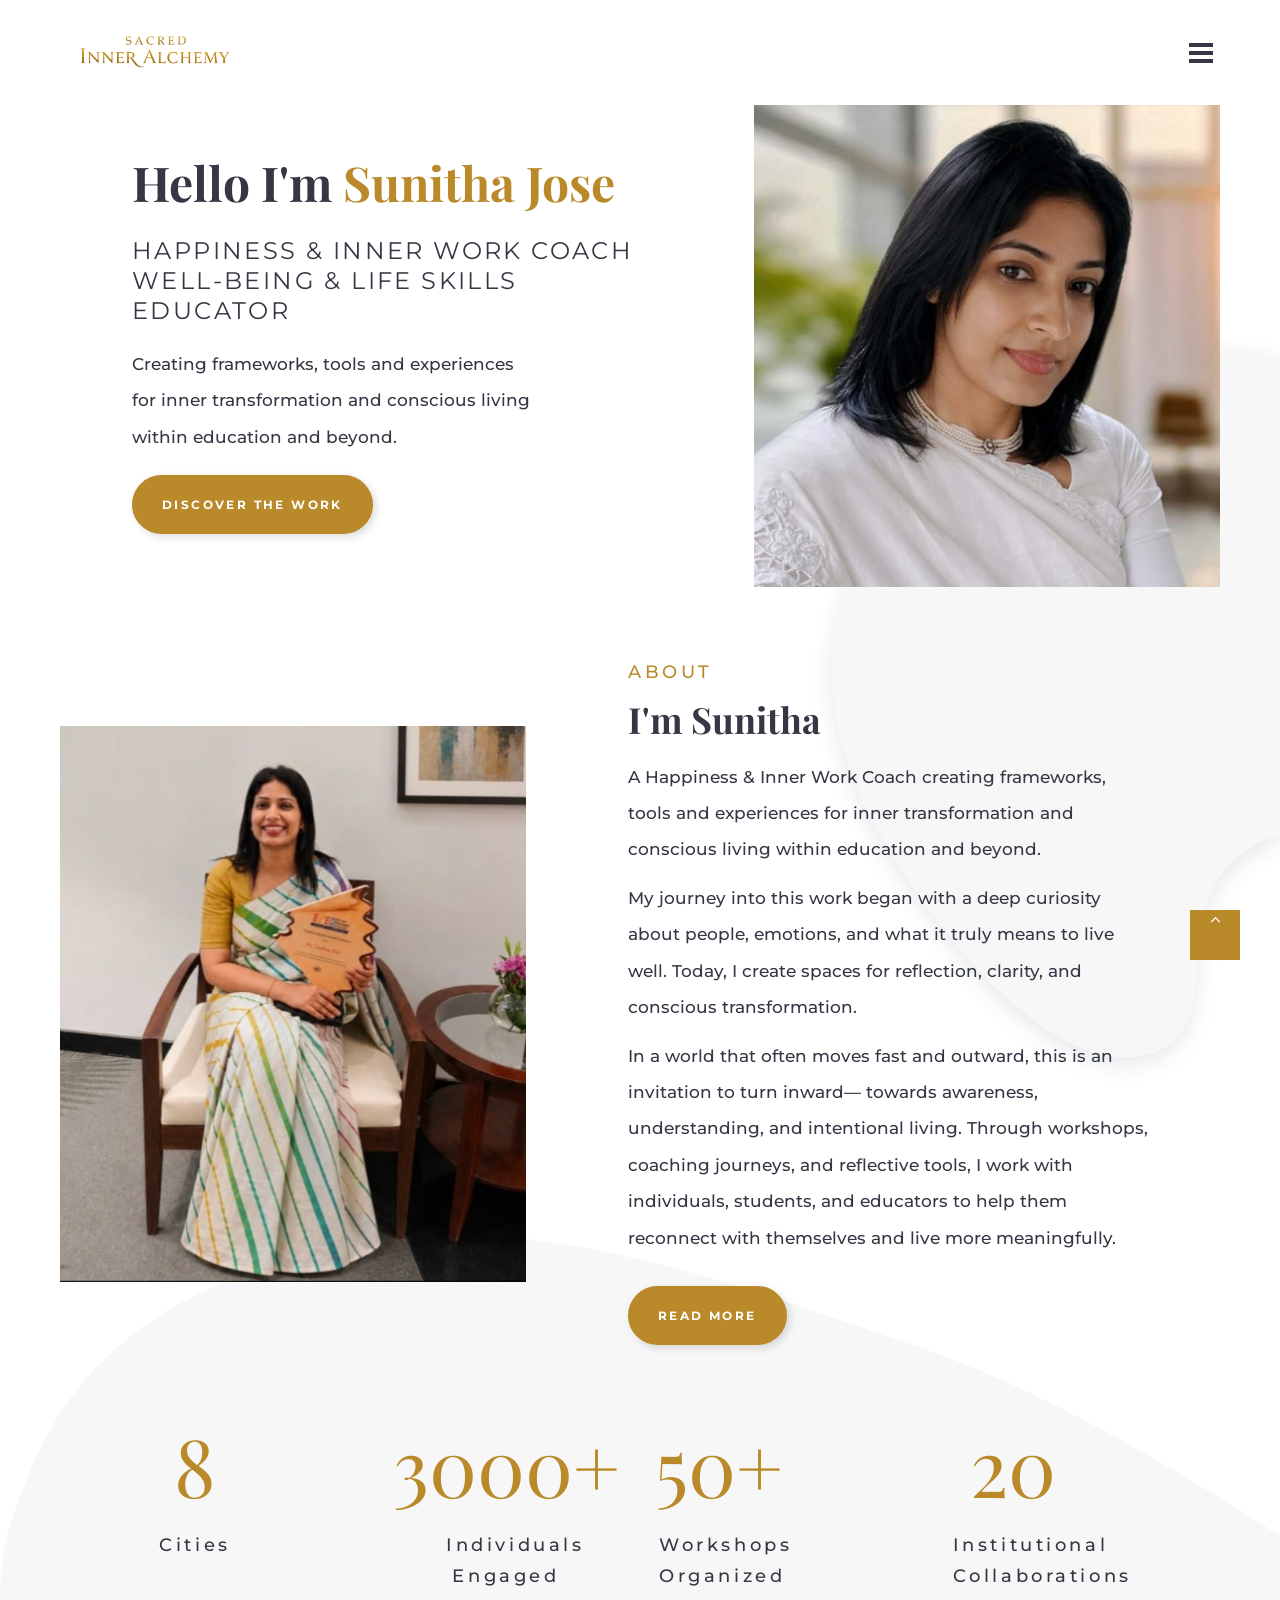
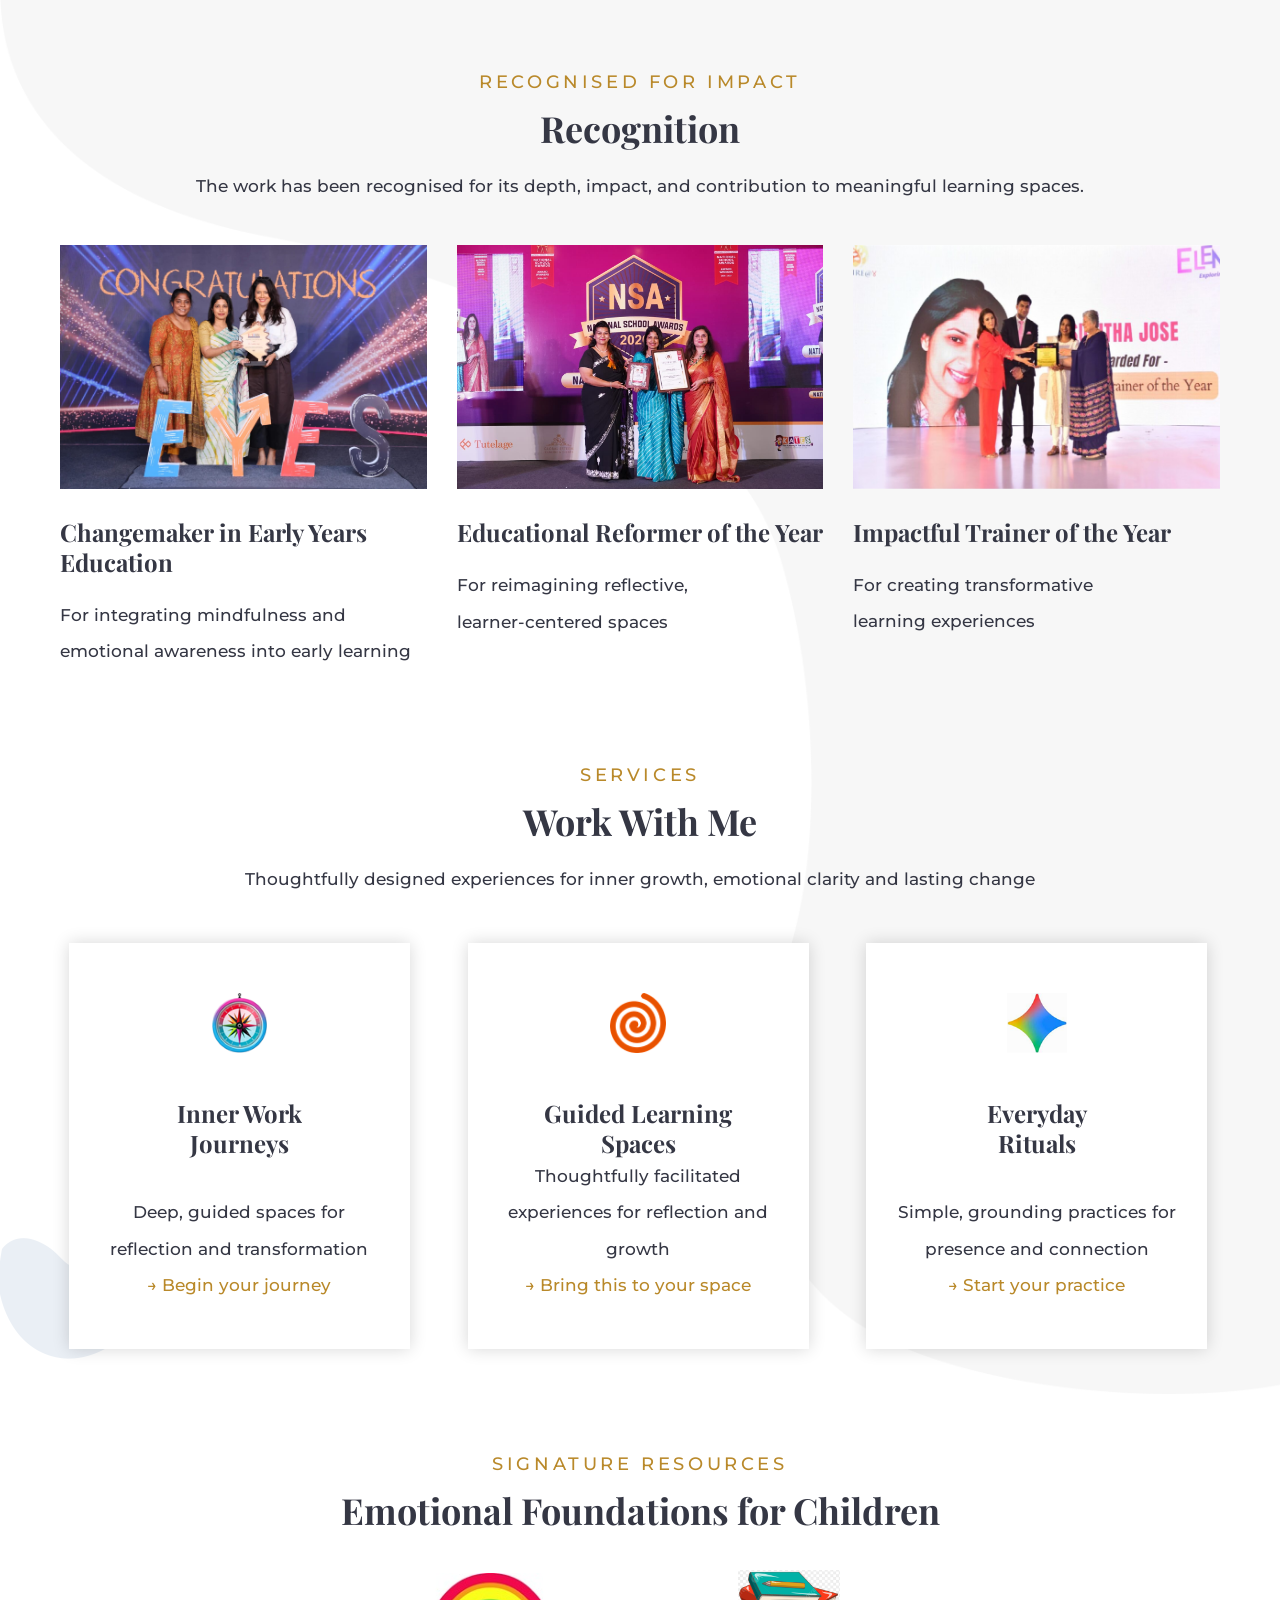
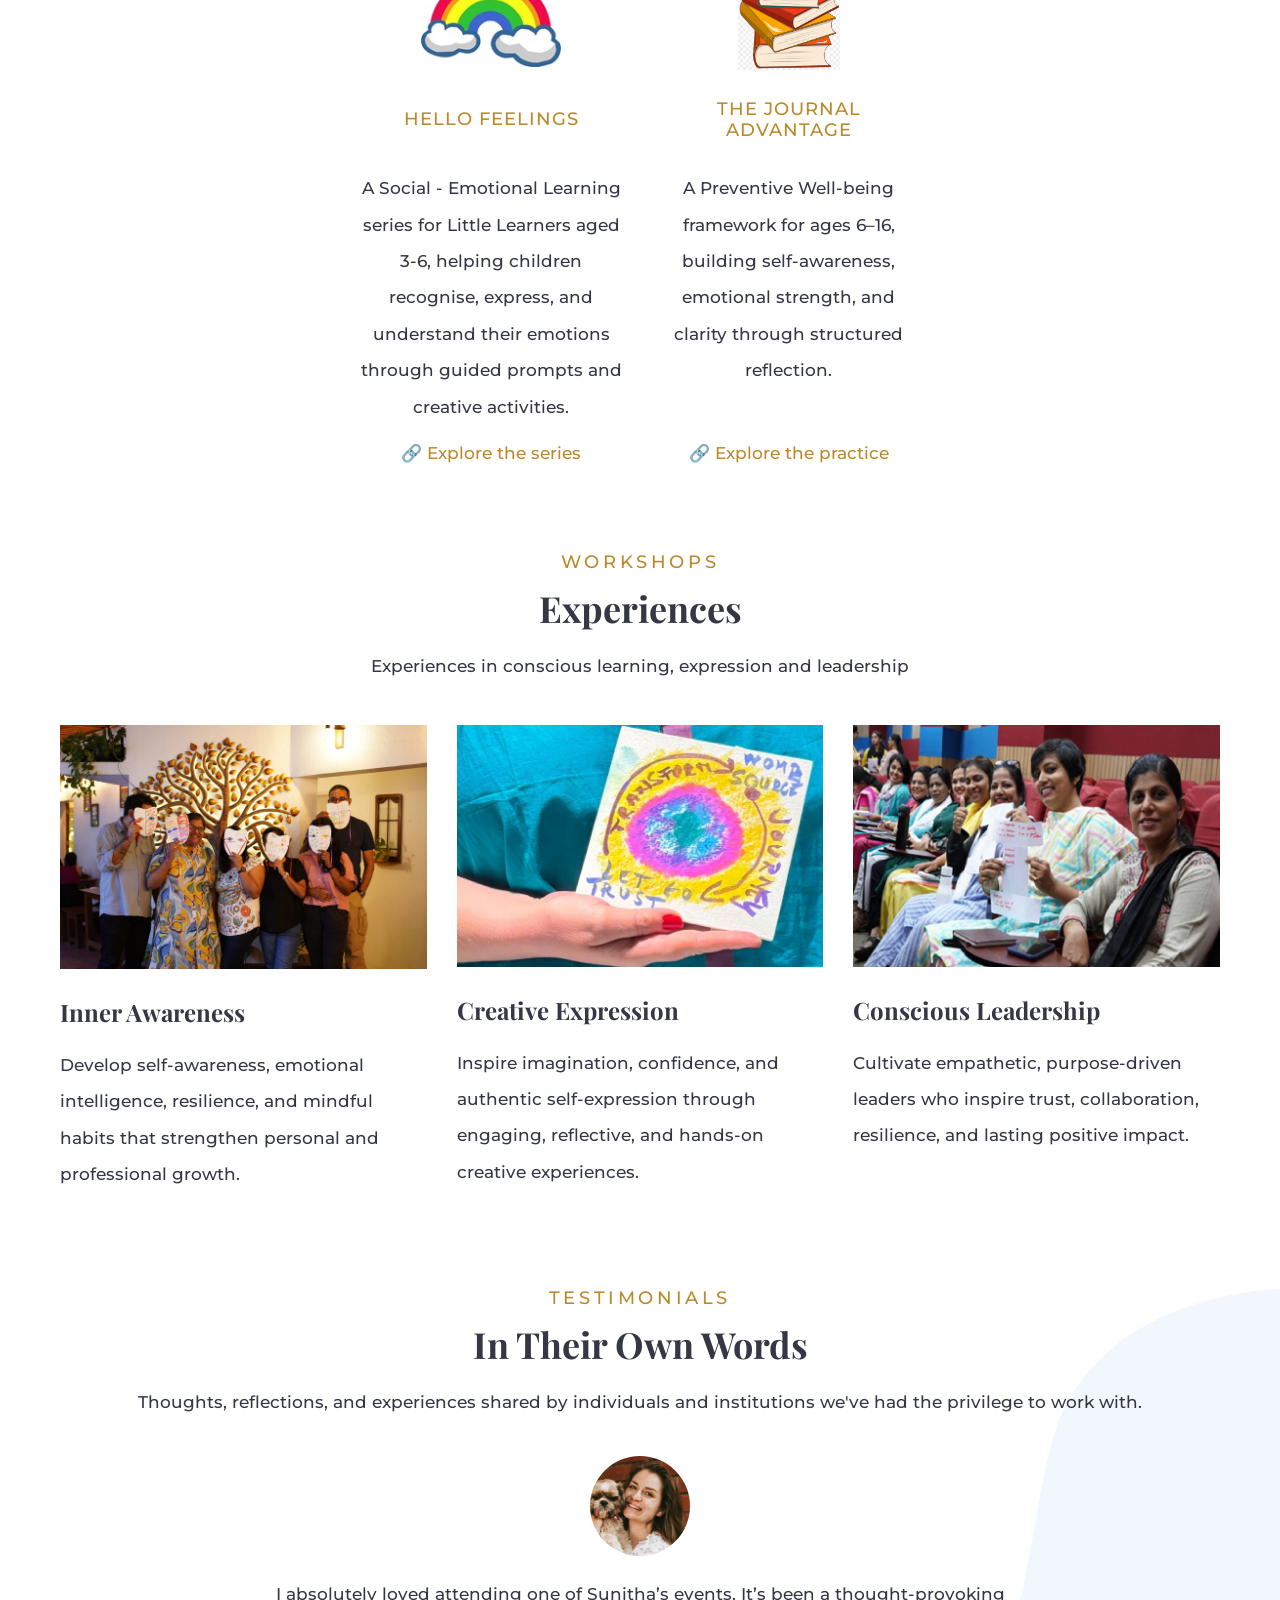
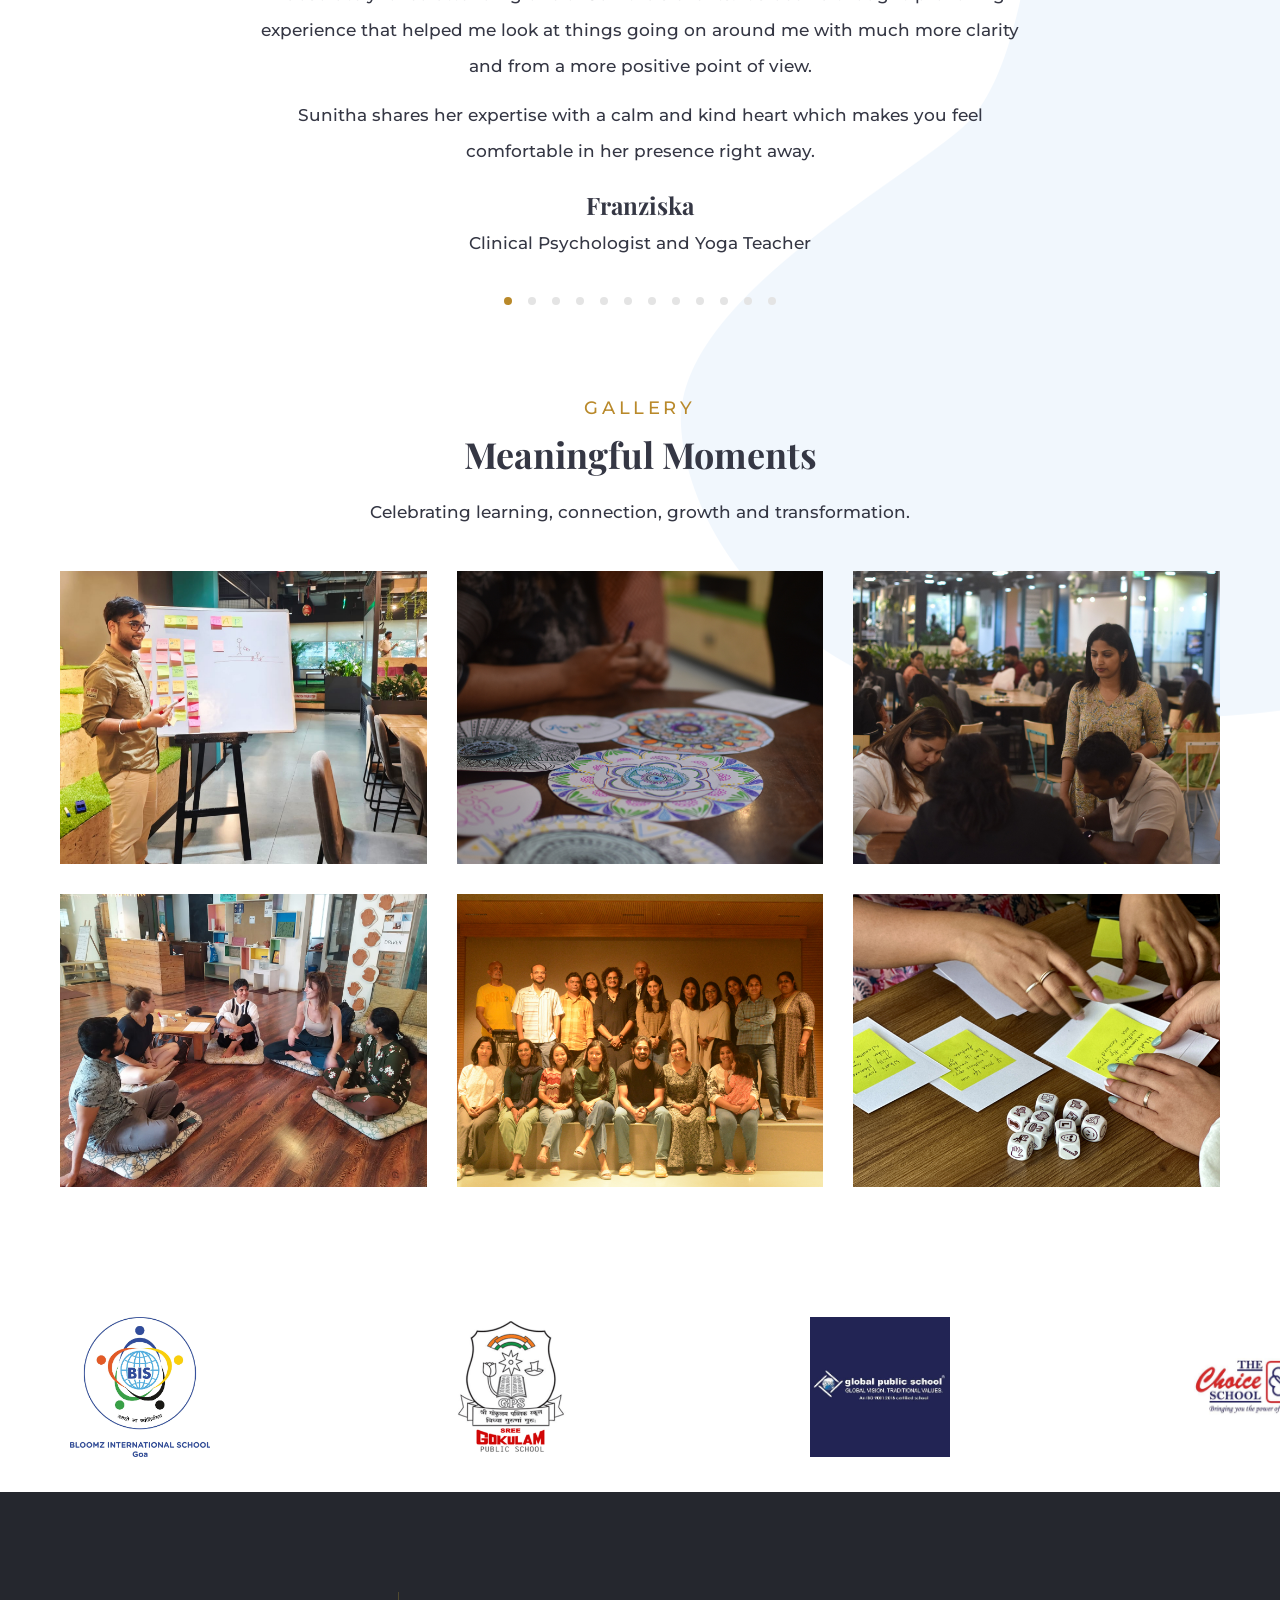
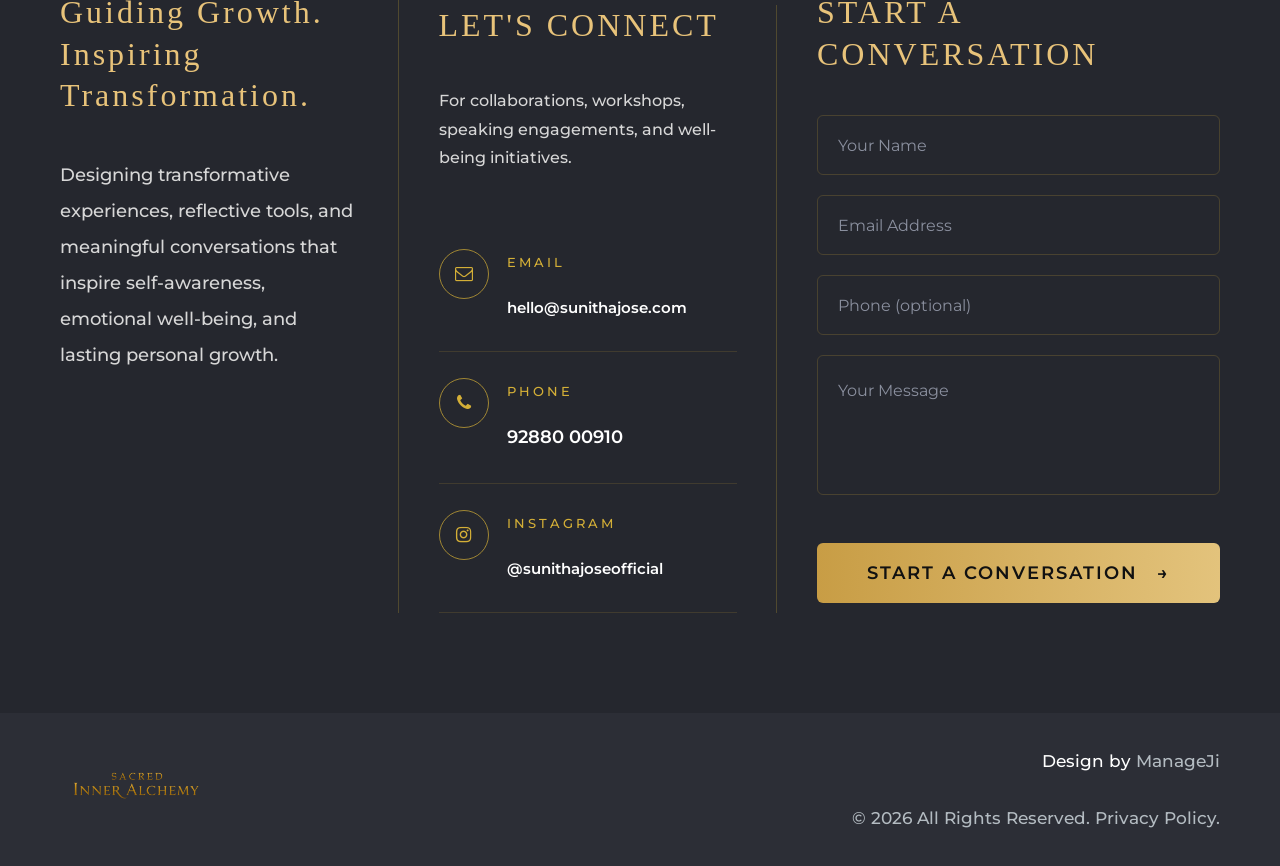
<file: index.html>
<!DOCTYPE html>
<html class="wide wow-animation" lang="en">
  <head>
    <title>Sunitha Jose - Happiness Coach</title>
    <meta charset="utf-8">
    <meta name="viewport" content="width=device-width, height=device-height, initial-scale=1.0">
    <meta http-equiv="X-UA-Compatible" content="IE=edge">
    <link rel="icon" href="images/favicon.ico" type="image/x-icon">
    <link rel="stylesheet" type="text/css" href="//fonts.googleapis.com/css?family=Montserrat:300,400,500%7CPlayfair+Display:700">
    <link rel="stylesheet" href="css/bootstrap.css">
    <link rel="stylesheet" href="css/fonts.css">
    <link rel="stylesheet" href="css/stylea.css">
	<link rel="stylesheet" href="css/brand.css">
	<link rel="stylesheet" href="css/footera.css?v=20260630">
	<link rel="stylesheet" href="css/home.css">
	<link rel="stylesheet" href="css/homeCarousel.css">
	<link rel="stylesheet" href="https://cdnjs.cloudflare.com/ajax/libs/font-awesome/4.7.0/css/font-awesome.min.css">
    <style>.ie-panel{display: none;background: #212121;padding: 10px 0;box-shadow: 3px 3px 5px 0 rgba(0,0,0,.3);clear: both;text-align:center;position: relative;z-index: 1;} html.ie-10 .ie-panel, html.lt-ie-10 .ie-panel {display: block;}</style>
  </head>
  <body>
    <div class="ie-panel"><a href="http://windows.microsoft.com/en-US/internet-explorer/"><img src="images/ie8-panel/warning_bar_0000_us.jpg" height="42" width="820" alt="You are using an outdated browser. For a faster, safer browsing experience, upgrade for free today."></a></div>
    <div class="preloader">
      <div class="preloader-body">
        <div class="cssload-container">
          <div class="cssload-speeding-wheel"></div>
        </div>
        <p>Loading...</p>
      </div>
    </div>
    <div class="page">
      <header class="section page-header page-header-main">
        <!--RD Navbar-->
        <div class="rd-navbar-wrap">
          <nav class="rd-navbar rd-navbar-classic" data-layout="rd-navbar-fixed" data-sm-layout="rd-navbar-fixed" data-md-layout="rd-navbar-fixed" data-md-device-layout="rd-navbar-fixed" data-lg-layout="rd-navbar-fixed" data-lg-device-layout="rd-navbar-fixed" data-xl-layout="rd-navbar-sidebar" data-xl-device-layout="rd-navbar-sidebar" data-xxl-layout="rd-navbar-sidebar" data-xxl-device-layout="rd-navbar-sidebar" data-lg-stick-up-offset="46px" data-xl-stick-up-offset="1x" data-xxl-stick-up-offset="1px" data-lg-stick-up="true" data-xl-stick-up="true" data-xxl-stick-up="true">
            <div class="rd-navbar-main-outer">
              <div class="rd-navbar-main">
                <!--RD Navbar Panel-->
                <div class="rd-navbar-panel">
                  <!--RD Navbar Toggle-->
                  <button class="rd-navbar-toggle" data-rd-navbar-toggle=".rd-navbar-nav-wrap"><span></span></button>
                  <!--RD Navbar Brand-->
                  <div class="rd-navbar-brand">
                    <!--Brand--><a class="brand" href="index.html"><img class="brand-logo-dark" src="images/logo-default-300x86.png" alt="" width="150" height="43"/><img class="brand-logo-light" src="images/logo-inverse-300x86.png" alt="" width="150" height="43"/></a>
                  </div>
                </div>
                <div class="rd-navbar-main-element">
                  <div class="rd-navbar-nav-wrap">
                    <ul class="rd-navbar-nav">
                      <li class="rd-nav-item active"><a class="rd-nav-link" href="index.html">Home</a></li>
                      <li class="rd-nav-item"><a class="rd-nav-link" href="about.html">About</a></li>
                      <li class="rd-nav-item"><a class="rd-nav-link" href="Sacred-Inner-Alchemy.html">Sacred Inner Alchemy</a></li>
                      <li class="rd-nav-item"><a class="rd-nav-link" href="The-Inner-Craft.html">The Inner Craft</a></li>
					  <li class="rd-nav-item"><a class="rd-nav-link" href="Experiences.html">Experiences</a></li>
					  <li class="rd-nav-item"><a class="rd-nav-link" href="Hello-Feelings.html">Hello Feelings</a></li>
					  <li class="rd-nav-item"><a class="rd-nav-link" href="The-Journal-Advantage.html">The Journal Advantage</a></li>
					  <li class="rd-nav-item"><a class="rd-nav-link" href="Recognition.html">Recognition</a></li>
					  <li class="rd-nav-item"><a class="rd-nav-link" href="Institutional-Engagements.html">Institutional Engagements</a></li>
					  <li class="rd-nav-item"><a class="rd-nav-link" href="Testimonials.html">Testimonials</a></li>
					  <li class="rd-nav-item"><a class="rd-nav-link" href="gallery.html">Gallery</a></li>
					  <li class="rd-nav-item"><a class="rd-nav-link" href="connect.html">Connect</a></li>
                    </ul>
                  </div>
                </div>
              </div>
            </div>
          </nav>
        </div>
      </header>
      <section>
        <div class="container">
          <div class="row row-30 flex-lg-row align-items-center">
            <div class="col-md-6 col-lg-7">
              <div class="block-sm">
                <h1 style="font-size: 36px; width: 100%; flex: none;"><span class="big d-block">Hello I'm <span class="text-primary">Sunitha Jose</span></span></h1>
		        <h4 class="heading-4" style="width: 100%; flex: none;">Happiness & Inner Work Coach <br> Well-being & Life Skills Educator</h4>
		        <p class="lead-custom" style="width: 100%; flex: none;">
		          Creating frameworks, tools and experiences <br>
		          for inner transformation and conscious living <br>
		          within education and beyond.<br class="d-none d-xl-block">
		        </p>
		        <a class="button button-primary button-circle button-shadow" href="Sacred-Inner-Alchemy.html" style="white-space: nowrap; display: inline-block; overflow: visible; max-width: none; flex: none; margin-top: 20px;">Discover the Work</a>
		      
				
              </div>
            </div>
            <div class="col-md-6 col-lg-5"><img src="images/SunithaJose.jpeg" alt="" width="470" height="547"/>
				
            </div>
			
			
          </div>
			
        </div>
      </section>
      
      <!-- About-->
      <section class="section section-lg section-lg-1 section-relative bg-transparent">
        <div class="decor-2"><img src="images/decor-02-472x762.png" alt="" width="472" height="762"/>
        </div>
        <div class="decor-3"><img src="images/decor-03-1343x1845.png" alt="" width="1343" height="1845"/>
        </div>
        <div class="container">
          <div class="row row-30 flex-lg-row-reverse align-items-center">
            <div class="col-md-6 col-lg-7">
              <div class="block-sm">
                <h6>About</h6>
                <h3>I'm Sunitha</h3>
                <p class="lead-custom">A Happiness & Inner Work Coach creating frameworks, tools and experiences for inner transformation and conscious living within education and beyond.</p>
                <p>My journey into this work began with a deep curiosity about people, emotions, and what it truly means to live well.
				Today, I create spaces for reflection, clarity, and conscious transformation.</p>

				<p>In a world that often moves fast and outward, this is an invitation to turn inward—
				towards awareness, understanding, and intentional living.
				Through workshops, coaching journeys, and reflective tools, I work with individuals, students, and educators to help them reconnect with themselves and live more meaningfully.</p>



<a class="button button-primary button-circle button-shadow" href="about.html">read more</a>
              </div>
            </div>
            <div class="col-md-6 col-lg-5"><img src="images/home-02-470x547.jpg" alt="" width="470" height="547"/>
            </div>
          </div>
        </div>
      </section>
      <!-- Counters-->
      <section class="section section-md bg-transparent section-relative">
        <div class="container">
          <div class="row row-30 justify-content-center">
            <div class="col-6 col-md-3 col-xl-2">
              <!--Counter-->
              <div class="box-counter">
                <div class="box-counter-main">
                  <div class="counter">8</div>
                </div>
                <p class="box-counter-title">Cities</p>
              </div>
            </div>
            <div class="col-6 col-md-3 col-xl-3">
              <!--Counter-->
              <div class="box-counter box-counter-1">
                <div class="box-counter-main">
                  <div class="counter">3000</div><div>+</div>
                </div>
                <p class="box-counter-title">Individuals Engaged</p>
              </div>
            </div>
            <div class="col-6 col-md-3 col-xl-3">
              <!--Counter-->
              <div class="box-counter">
                <div class="box-counter-main">
                  <div class="counter">50</div><div>+</div>
                </div>
                <p class="box-counter-title">Workshops Organized</p>
              </div>
            </div>
            <div class="col-6 col-md-3 col-xl-2">
              <!--Counter-->
              <div class="box-counter box-counter-2">
                <div class="box-counter-main">
                  <div class="counter">20</div>
                </div>
                <p class="box-counter-title">Institutional Collaborations</p>
              </div>
            </div>
          </div>
        </div>
      </section>
	  
	  <!-- Event spaces-->
      <section class="section section-md section-md-big bg-transparent section-relative text-center">
        <div class="container">
          <h6>Recognised for Impact</h6>
          <h3>Recognition</h3>
          <p>The work has been recognised for its depth, impact, and contribution to meaningful learning spaces.</p>
          <div class="row row-30" data-lightgallery="group">
            <div class="col-md-6 col-lg-4">
              <article class="event">
                <div class="event-image"><a href="#"><img src="images/awards/Award3.jpeg" alt="" width="370" height="282"/></a></div>
                <h4 class="event-title"><a href="#">Changemaker in Early Years Education</a></h4>
               
                <p class="event-text">For integrating mindfulness and emotional awareness into early learning</p>
              </article>
            </div>
            <div class="col-md-6 col-lg-4">
              <article class="event">
                <div class="event-image"><a href="#"><img src="images/awards/Award2.jpeg" alt="" width="370" height="282"/></a></div>
                <h4 class="event-title"><a href="#">Educational Reformer of the Year</a></h4>
                
                <p class="event-text">For reimagining reflective,</br> learner-centered spaces</p>
              </article>
            </div>
            <div class="col-md-6 col-lg-4">
              <article class="event">
                <div class="event-image"><a href="#"><img src="images/awards/Impactful_Trainer.jpg" alt="" width="370" height="282"/></a></div>
                <h4 class="event-title"><a href="#">Impactful Trainer of the Year</a></h4>
              
                <p class="event-text">For creating transformative</br> learning experiences</p>
              </article>
            </div>
          </div>
        </div>
      </section>
	  
      <!-- Services-->
<section class="section section-md bg-transparent section-relative text-center">
    <div class="decor-4">
        <img src="images/decor-04-146x121.png" alt="" width="146" height="121"/>
    </div>

    <div class="container">
        <h6>services</h6>
        <h3>Work With Me</h3>
        <p>
            Thoughtfully designed experiences for inner growth, emotional clarity and lasting change
            <br class="d-none d-xl-block">
        </p>
    </div>

    <!-- Owl Carousel -->
    <div class="owl-carousel owl-carousel-services"
         data-items="1"
         data-sm-items="2"
         data-md-items="3"
         data-lg-items="3"
         data-xl-items="3"
         data-dots="true"
         data-nav="false"
         data-stage-padding="15"
         data-loop="false"
         data-margin="30"
         data-mouse-drag="false"
         data-dots-each="1"
         data-autoplay="6000">

        <div class="services">
            <div class="service-icon">
                <img src="images/home/Inner_Work_Journeys_icon.png" alt="Inner Work Journeys">
            </div>
            <h4 class="services-title">
                <a href="Sacred-Inner-Alchemy.html">Inner Work<br>Journeys</a>
            </h4>
            <p class="services-text">
                Deep, guided spaces for reflection and transformation
                <br class="d-none d-xl-block">
                <a href="Sacred-Inner-Alchemy.html">→ Begin your journey</a>
            </p>
        </div>

        <div class="services">
            <div class="service-icon">
                <img src="images/home/Guided_Learning_Spaces_icon.png" alt="Guided Learning Spaces">
            </div>
            <h4 class="services-title">
                <a href="Experiences.html">Guided&nbsp;Learning<br>Spaces</a>
            </h4>
            <p class="services-text">
                Thoughtfully facilitated experiences for reflection and growth
                <br class="d-none d-xl-block">
                <a href="Experiences.html">→ Bring this to your space</a>
            </p>
        </div>

        <div class="services">
            <div class="service-icon">
                <img src="images/home/Everyday_Rituals_Icon.png" alt="Everyday Rituals">
            </div>
            <h4 class="services-title">
                <a href="The-Inner-Craft.html">Everyday<br>Rituals</a>
            </h4>
            <p class="services-text">
                Simple, grounding practices for presence and connection
                <br class="d-none d-xl-block">
                <a href="The-Inner-Craft.html">→ Start your practice</a>
            </p>
        </div>

    </div>
</section>
	  
	  <!--Icon List-->
      <section class="section section-md bg-transparent section-relative text-center">
        <div class="container">
		<h6>Signature Resources</h6>
          <h3>Emotional Foundations for Children</h3>
          <div class="row row-30">
		  
		  <div class="cell-xs-10 col-md-3 col-lg-3">
              <article class="box-minimal">
                
              </article>
            </div>
		  
		  
            <div class="cell-xs-10 col-md-3 col-lg-3">
              <article class="box-minimal">
                <img src="images/home/Hello_Feelings_Icon.jpg" alt="" width="160px" height="63px"/>
                <h6 class="box-minimal-title">Hello Feelings</h6>
                <div class="box-minimal-text">
                  <p>A  Social - Emotional Learning series for Little Learners aged 3-6, helping children recognise, express, and understand their emotions through guided prompts and creative activities.</p>
					 <a href="Hello-Feelings.html">🔗 Explore the series</a>
				 </div>
              </article>
            </div>
			
			
            <div class="cell-xs-10 col-md-3 col-lg-3">
              <article class="box-minimal">
                <img src="images/home/The-Journal-Advantage_Icon.png" alt="" width="90px" height="63px"/>
                <h6 class="box-minimal-title">The Journal Advantage</h6>
                <div class="box-minimal-text">
                  <p>A Preventive Well-being framework for ages 6–16, building self-awareness, emotional strength, and clarity through structured reflection.</p>
					 <a href="The-Journal-Advantage.html">🔗 Explore the practice</a>
				</div>
              </article>
            </div>
			
			 <div class="cell-xs-10 col-md-3 col-lg-3">
              <article class="box-minimal">
                
              </article>
            </div>
		  
		  
          </div>
        </div>
      </section>
	  
      <!-- Event spaces-->
      <section class="section section-md section-md-big bg-transparent section-relative text-center">
        <div class="container">
          <h6>Workshops</h6>
          <h3>Experiences </h3>
		   <p>Experiences in conscious learning, expression and leadership</p>
          <div class="row row-30" data-lightgallery="group">
            <div class="col-md-6 col-lg-4">
              <article class="event">
                <div class="event-image"><a href="#"><img src="images/home/Inner_Awareness.jpeg" alt="" width="370" height="282"/></a></div>
                <h4 class="event-title"><a href="#">Inner Awareness</a></h4>
               
                <p class="event-text">Develop self-awareness, emotional intelligence, resilience, and mindful habits that strengthen personal and professional growth.</p>
              </article>
            </div>
            <div class="col-md-6 col-lg-4">
              <article class="event">
                <div class="event-image"><a href="#"><img src="images/home/Creative_Expression.png" alt="" width="370" height="282"/></a></div>
                <h4 class="event-title"><a href="#">Creative Expression</a></h4>
                
                <p class="event-text">Inspire imagination, confidence, and authentic self-expression through engaging, reflective, and hands-on creative experiences.</p>
              </article>
            </div>
            <div class="col-md-6 col-lg-4">
              <article class="event">
                <div class="event-image"><a href="#"><img src="images/home/Conscious_Leadership.png" alt="" width="370" height="282"/></a></div>
                <h4 class="event-title"><a href="#">Conscious Leadership</a></h4>
              
                <p class="event-text">Cultivate empathetic, purpose-driven leaders who inspire trust, collaboration, resilience, and lasting positive impact.</p>
              </article>
            </div>
          </div>
        </div>
      </section>
	  
	  <!-- Tweets-->
      <section class="section section-md bg-transparent section-relative text-center">
        <div class="decor-8"><img src="images/decor-08-600x1031.png" alt="" width="600" height="1031"/>
        </div>
        <div class="container">
		<h6>TESTIMONIALS</h6>
          <h3>In Their Own Words</h3>
		  <p>Thoughts, reflections, and experiences shared by individuals and institutions we've had the privilege to work with.</p>
          <div class="owl-carousel owl-carousel-testimonials" data-items="1" data-dots="true" data-nav="false" data-stage-padding="0" data-loop="false" data-margin="0" data-mouse-drag="false" data-dots-each="1" data-autoplay="6000">
            <article class="testimonial">
              <div class="testimonial-img"><img src="images/testimonials/Franziska.png" alt="" width="101" height="101"/>
              </div>
              <div class="testimonial-text">
                <p>I absolutely loved attending one of Sunitha’s events. It’s been a thought-provoking experience that helped me look at things going on around me with much more clarity and from a more positive point of view.</p>

				<p>Sunitha shares her expertise with a calm and kind heart which makes you feel comfortable in her presence right away.</p>
              </div>
              <div class="testimonial-name">
                <h4>Franziska</h4>
              </div>
              <div class="testimonial-position"><span>Clinical Psychologist and Yoga Teacher</span></div>
            </article>
            <article class="testimonial">
              <div class="testimonial-img"><img src="images/testimonials/Vaidant-Jain.png" alt="" width="101" height="101"/>
              </div>
              <div class="testimonial-text">
                <p>I have attended Sunitha’s event in Lahe Lahe, Bangalore. I must say that the engagement and collaboration in that event through creative practices was very high.</p>

				<p>Being a coach myself, I was happy to see the kind of discussions some powerful questions triggered, and Sunitha facilitated the session very well. Looking forward to more.</p>
              </div>
              <div class="testimonial-name">
                <h4>Vaidant Jain</h4>
              </div>
              <div class="testimonial-position"><span>Corporate Coach and Co-Founder, InnOgru</span></div>
            </article>
            <article class="testimonial">
              <div class="testimonial-img"><img src="images/testimonials/Venkat-Charan.png" alt="" width="101" height="101"/>
              </div>
              <div class="testimonial-text">
                <p>The Inner Canvas was an engaging session which offered enriching self-awareness through art, fostering openness for learning and growth.</p>
				<p> Eagerly awaiting the next workshop. </p>
              </div>
              <div class="testimonial-name">
                <h4>Venkat Charan</h4>
              </div>
              <div class="testimonial-position"><span>Supervising Producer, Sony Sports</span></div>
            </article>
			<article class="testimonial">
              <div class="testimonial-img"><img src="images/testimonials/Neha.png" alt="" width="101" height="101"/>
              </div>
              <div class="testimonial-text">
                <p>The Coffee, Coach, Comedy workshop was an amazing experience, seamlessly blending diverse elements. The activities provided deep insights into my personality, and the uplifting ending taught me to live each day to the fullest.</p>
				<p>My biggest takeaway is adopting a positive approach to life, which I’m now working to implement.</p>
              </div>
              <div class="testimonial-name">
                <h4>Neha</h4>
              </div>
              <div class="testimonial-position"><span>Psychotherapist</span></div>
            </article>
			<article class="testimonial">
              <div class="testimonial-img"><img src="images/testimonials/Sachin.png" alt="" width="101" height="101"/>
              </div>
              <div class="testimonial-text">
                <p>The Wellness Diaries session was a blast with friends, blending fun with self-discovery. From emotional insights to a refreshing fitness dance workout, it covered all aspects of wellness uniquely.</p>
				<p>Highly recommend!</p>
              </div>
              <div class="testimonial-name">
                <h4>Sachin</h4>
              </div>
              <div class="testimonial-position"><span>Standup Comedian</span></div>
            </article>
			<article class="testimonial">
              <div class="testimonial-img"><img src="images/testimonials/Arthur-Antony.png" alt="" width="101" height="101"/>
              </div>
              <div class="testimonial-text">
                <p>I attended the workshop out of curiosity and was pleasantly surprised by its unique concept. The interactive sessions allowed for introspection and reflection, reinforcing what I knew about myself and identifying deeper motivations. The diverse participants enhanced the experience greatly.</p>
				
              </div>
              <div class="testimonial-name">
                <h4>Arthur Antony</h4>
              </div>
              <div class="testimonial-position"><span>Student, Actor and Model</span></div>
            </article>
			<article class="testimonial">
              <div class="testimonial-img"><img src="images/testimonials/Pooja.png" alt="" width="101" height="101"/>
              </div>
              <div class="testimonial-text">
                <p>Strokes & Stories fostered mindfulness and team bonding, leaving a profound sense of fulfilment.</p>
				<p>Mandalas in team dynamics boost efficiency, stimulate creativity, and enhance problem-solving, communication, and collaboration in the corporate world. </p>
              </div>
              <div class="testimonial-name">
                <h4>Pooja</h4>
              </div>
              <div class="testimonial-position"><span>HR Manager, 2gethr Hub</span></div>
            </article>
			<article class="testimonial">
              <div class="testimonial-img"><img src="images/testimonials/Vinaya.png" alt="" width="101" height="101"/>
              </div>
              <div class="testimonial-text">
                <p>Strokes and Stories blends mandala art with interactive storytelling, fostering calm and togetherness.</p>
				<p>Ideal for corporate professionals, it promotes mindfulness and stress relief, inspiring art as a tool for resilience amidst mundane work cycles.</p>
              </div>
              <div class="testimonial-name">
                <h4>Vinaya</h4>
              </div>
              <div class="testimonial-position"><span>Visual Verification Producer, Reuters</span></div>
            </article>
			<article class="testimonial">
              <div class="testimonial-img"><img src="images/testimonials/Kadri-Srihari.png" alt="" width="101" height="101"/>
              </div>
              <div class="testimonial-text">
                <p>The Stress Management Workshop for Teachers session was highly informative. Sunitha’s patience during one-on-one interactions was commendable.</p>
				<p>Personally, I’ve benefited greatly, changing my perspective on life, and finding happiness within myself. Highly recommend for spreading positive vibes.</p>
              </div>
              <div class="testimonial-name">
                <h4>Kadri Srihari</h4>
              </div>
              <div class="testimonial-position"><span>Teacher, Kendriya Vidyalaya, Bangalore</span></div>
            </article>
			<article class="testimonial">
              <div class="testimonial-img"><img src="images/testimonials/Joel.png" alt="" width="101" height="101"/>
              </div>
              <div class="testimonial-text">
                <p>The experiential session on self-discovery and identity sparked deep self-reflection and insightful discussions with others.</p>
				<p>The visualization activity was a standout, clarifying my goals and highlighting the importance of clear goals and self-awareness for a happier life.</p>
              </div>
              <div class="testimonial-name">
                <h4>Joel</h4>
              </div>
              <div class="testimonial-position"><span>Data Science Engineer</span></div>
            </article>
			<article class="testimonial">
              <div class="testimonial-img"><img src="images/testimonials/Sarita-Prasad.png" alt="" width="101" height="101"/>
              </div>
              <div class="testimonial-text">
                <p>The event was a fun and insightful journey into my personality and relationships.</p>
				<p>The blend of the coaches’ personalities and humor created a fantastic atmosphere, nudging introspection. Excited for more such workshops in the future.</p>
              </div>
              <div class="testimonial-name">
                <h4>Sarita Prasad</h4>
              </div>
              <div class="testimonial-position"><span>Yoga Instructor</span></div>
            </article>
			<article class="testimonial">
              <div class="testimonial-img"><img src="images/testimonials/Anjali-Tommy.png" alt="" width="101" height="101"/>
              </div>
              <div class="testimonial-text">
                <p>Strokes and Stories enriched my interpersonal skills and understanding, boosting my professional interactions.</p>
				<p>Working on mandalas reduced stress and anxiety, enhancing focus and self-exploration. Mindfulness practices promote empathy and present-moment awareness for better communication.</p>
              </div>
              <div class="testimonial-name">
                <h4>Anjali Tommy</h4>
              </div>
              <div class="testimonial-position"><span>Student, Madras School of Social Work</span></div>
            </article>
          </div>
        </div>
      </section>
	  
	  <!-- Event spaces-->
      <section class="section section-md section-md-big bg-transparent section-relative text-center">
        <div class="container">
          <h6>GALLERY</h6>
          <h3>Meaningful Moments </h3>
		   <p>Celebrating learning, connection, growth and transformation.</p>
          <div class="row row-30" data-lightgallery="group">
            <div class="col-md-6 col-lg-4">
              <article class="event">
                <div class="event-image"><a href="gallery.html"><img src="images/home/gallery/2.jpeg" alt="" width="370" height="282"/></a></div>
              </article>
            </div>
			<div class="col-md-6 col-lg-4">
              <article class="event">
                <div class="event-image"><a href="gallery.html"><img src="images/home/gallery/5.jpeg" alt="" width="370" height="282"/></a></div>
              </article>
            </div>
			<div class="col-md-6 col-lg-4">
              <article class="event">
                <div class="event-image"><a href="gallery.html"><img src="images/home/gallery/6.jpeg" alt="" width="370" height="282"/></a></div>
              </article>
            </div>
			<div class="col-md-6 col-lg-4">
              <article class="event">
                <div class="event-image"><a href="gallery.html"><img src="images/home/gallery/8.jpeg" alt="" width="370" height="282"/></a></div>
              </article>
            </div>
			<div class="col-md-6 col-lg-4">
              <article class="event">
                <div class="event-image"><a href="gallery.html"><img src="images/home/gallery/9.jpeg" alt="" width="370" height="282"/></a></div>
              </article>
            </div>
			<div class="col-md-6 col-lg-4">
              <article class="event">
                <div class="event-image"><a href="gallery.html"><img src="images/home/gallery/21.jpeg" alt="" width="370" height="282"/></a></div>
              </article>
            </div>
           
          </div>
        </div>
      </section>
      
	  
	  <!-- Brands Section -->
		<section class="brands-section">
			<div class="brands-slider">

				<div class="brands-track">

					<!-- First Set -->
					<div class="brand-item">
						<img src="images/brands/1.jpeg" alt="Brand 1">
					</div>

					<div class="brand-item">
						<img src="images/brands/2.png" alt="Brand 2">
					</div>

					<div class="brand-item">
						<img src="images/brands/3.jpeg" alt="Brand 3">
					</div>

					<div class="brand-item">
						<img src="images/brands/4.jpeg" alt="Brand 4">
					</div>

					<div class="brand-item">
						<img src="images/brands/5.jpeg" alt="Brand 5">
					</div>

					<div class="brand-item">
						<img src="images/brands/6.jpeg" alt="Brand 6">
					</div>

					<div class="brand-item">
						<img src="images/brands/7.png" alt="Brand 7">
					</div>

					<div class="brand-item">
						<img src="images/brands/8.png" alt="Brand 8">
					</div>

					<div class="brand-item">
						<img src="images/brands/9.jpeg" alt="Brand 9">
					</div>

					<div class="brand-item">
						<img src="images/brands/10.jpeg" alt="Brand 10">
					</div>

					<div class="brand-item">
						<img src="images/brands/11.jpeg" alt="Brand 11">
					</div>

					<div class="brand-item">
						<img src="images/brands/12.jpeg" alt="Brand 12">
					</div>

					<div class="brand-item">
						<img src="images/brands/13.jpeg" alt="Brand 13">
					</div>

					<div class="brand-item">
						<img src="images/brands/14.png" alt="Brand 14">
					</div>
					
					<div class="brand-item">
						<img src="images/brands/15.jpeg" alt="Brand 15">
					</div>

					<!-- Duplicate Set for Infinite Scroll -->
					<div class="brand-item">
						<img src="images/brands/1.jpeg" alt="Brand 1">
					</div>

					<div class="brand-item">
						<img src="images/brands/2.png" alt="Brand 2">
					</div>

					<div class="brand-item">
						<img src="images/brands/3.jpeg" alt="Brand 3">
					</div>

					<div class="brand-item">
						<img src="images/brands/4.jpeg" alt="Brand 4">
					</div>

					<div class="brand-item">
						<img src="images/brands/5.jpeg" alt="Brand 5">
					</div>

					<div class="brand-item">
						<img src="images/brands/6.jpeg" alt="Brand 6">
					</div>

					<div class="brand-item">
						<img src="images/brands/7.png" alt="Brand 7">
					</div>

					<div class="brand-item">
						<img src="images/brands/8.png" alt="Brand 8">
					</div>

					<div class="brand-item">
						<img src="images/brands/9.jpeg" alt="Brand 9">
					</div>

					<div class="brand-item">
						<img src="images/brands/10.jpeg" alt="Brand 10">
					</div>

					<div class="brand-item">
						<img src="images/brands/11.jpeg" alt="Brand 11">
					</div>

					<div class="brand-item">
						<img src="images/brands/12.jpeg" alt="Brand 12">
					</div>

					<div class="brand-item">
						<img src="images/brands/13.jpeg" alt="Brand 13">
					</div>

					<div class="brand-item">
						<img src="images/brands/14.png" alt="Brand 14">
					</div>
					
					<div class="brand-item">
						<img src="images/brands/15.jpeg" alt="Brand 15">
					</div>

				</div>

			</div>
		</section>
	  
	  
	  
	  
	  
<section class="contact-footer">

    <div class="container">

        <div class="contact-wrapper">

            <!-- Column 1 -->
            <div class="contact-intro">

                <h2>Guiding Growth. Inspiring Transformation.</h2>

                <p>
                    Designing transformative experiences, reflective tools,
                    and meaningful conversations that inspire self-awareness,
                    emotional well-being, and lasting personal growth.
                </p>

            </div>

            <!-- Column 2 -->
            <div class="contact-info">

                <h2>LET'S CONNECT</h2>

                <p class="contact-text">
                    For collaborations, workshops, speaking engagements,
                    and well-being initiatives.
                </p>

                <div class="contact-item">

                    <div class="contact-icon">
                        <i class="fa fa-envelope-o"></i>
                    </div>

                    <div class="contact-content">
                        <span>EMAIL</span>

                        <a href="mailto:hello@sunithajose.com">
                            hello@sunithajose.com
                        </a>
                    </div>

                </div>

                <div class="contact-item">

                    <div class="contact-icon">
                        <i class="fa fa-phone"></i>
                    </div>

                    <div class="contact-content">
                        <span>PHONE</span>

                        <a href="tel:+919288000910">
                            92880 00910
                        </a>
                    </div>

                </div>

                <div class="contact-item">

                    <div class="contact-icon">
                        <i class="fa fa-instagram"></i>
                    </div>

                    <div class="contact-content">
                        <span>INSTAGRAM</span>

                        <a href="https://instagram.com/sunithajoseofficial"
                           target="_blank">
                            @sunithajoseofficial
                        </a>
                    </div>

                </div>

            </div>

            <!-- Column 3 -->
            <div class="contact-form-area">

                <h2>START A CONVERSATION</h2>

                <form method="post" action="https://api.web3forms.com/submit" method="POST">
					<input type="hidden" name="access_key" value="caa12398-0a85-4a3f-9f09-d6c62febed64">
                    <div class="form-wrap">
                        <input type="text"
                               name="name"
                               placeholder="Your Name" required>
                    </div>

                    <div class="form-wrap">
                        <input type="email"
                               name="email"
                               placeholder="Email Address" required>
                    </div>

                    <div class="form-wrap">
                        <input type="tel"
                               name="phone"
                               placeholder="Phone (optional)">
                    </div>

                    <div class="form-wrap">
                        <textarea name="message"
                                  placeholder="Your Message" required></textarea>
                    </div>

                    <button class="contact-btn" type="submit">
                        START A CONVERSATION
                        <span>→</span>
                    </button>

                </form>

                </form>

            </div>

        </div>

    </div>

</section>
	  
      
	  
	  
	  
	  
      <footer class="footer-classic section bg-gray-900 text-center section-relative">
        <div class="container">
          <div class="row row-15 align-items-center">
            <div class="col-md-4 text-md-left">
              <div class="brand"><a href="index.html"><img src="images/logo-inverse-300x86.png" alt="" width="150" height="43"/></a></div>
            </div>
            <div class="col-md-8 text-md-right">
              Design&nbsp;by&nbsp;<a href="https://www.manageji.com/">ManageJi</a><p class="rights"><span>©</span> <span class="copyright-year"></span><span>&nbsp;</span><span>All Rights Reserved</span><span>.&nbsp;</span><a href="privacy-policy.html">Privacy Policy</a>.
              </p>
            </div>
          </div>
        </div>
      </footer>
    </div>
    <div class="snackbars" id="form-output-global"></div>
    <script src="js/core.min.js"></script>
    <script src="js/script.js"></script>
	<script>
    (function (w, d, s, u) {
    w.gbwawc = {
    url: u,
    options: {
            waId: "+919288000910",
            siteName: "sunithajose",
            siteTag: "1",
            siteLogo: "https://assets.gallabox.com/gb-home/wa-chat-widget/bot+avatars/1.png",
            widgetPosition: "RIGHT",
            triggerMessage: "Buy/Enquire from website",
            welcomeMessage: "Hello! Kindly enter your Name and Phone number. We will get back to you ASAP.",
            brandColor: "#25D366",
            messageText: "",
            replyOptions: ['Buy','Enquire'],
        },
    };
    var h = d.getElementsByTagName(s)[0],
    j = d.createElement(s);
    j.async = true;
    j.src = u + "/whatsapp-widget.min.js?_=" + Math.random();
    h.parentNode.insertBefore(j, h);
    })(window, document, "script", "https://waw.gallabox.com");
</script>
  </body>
</html>
</file>
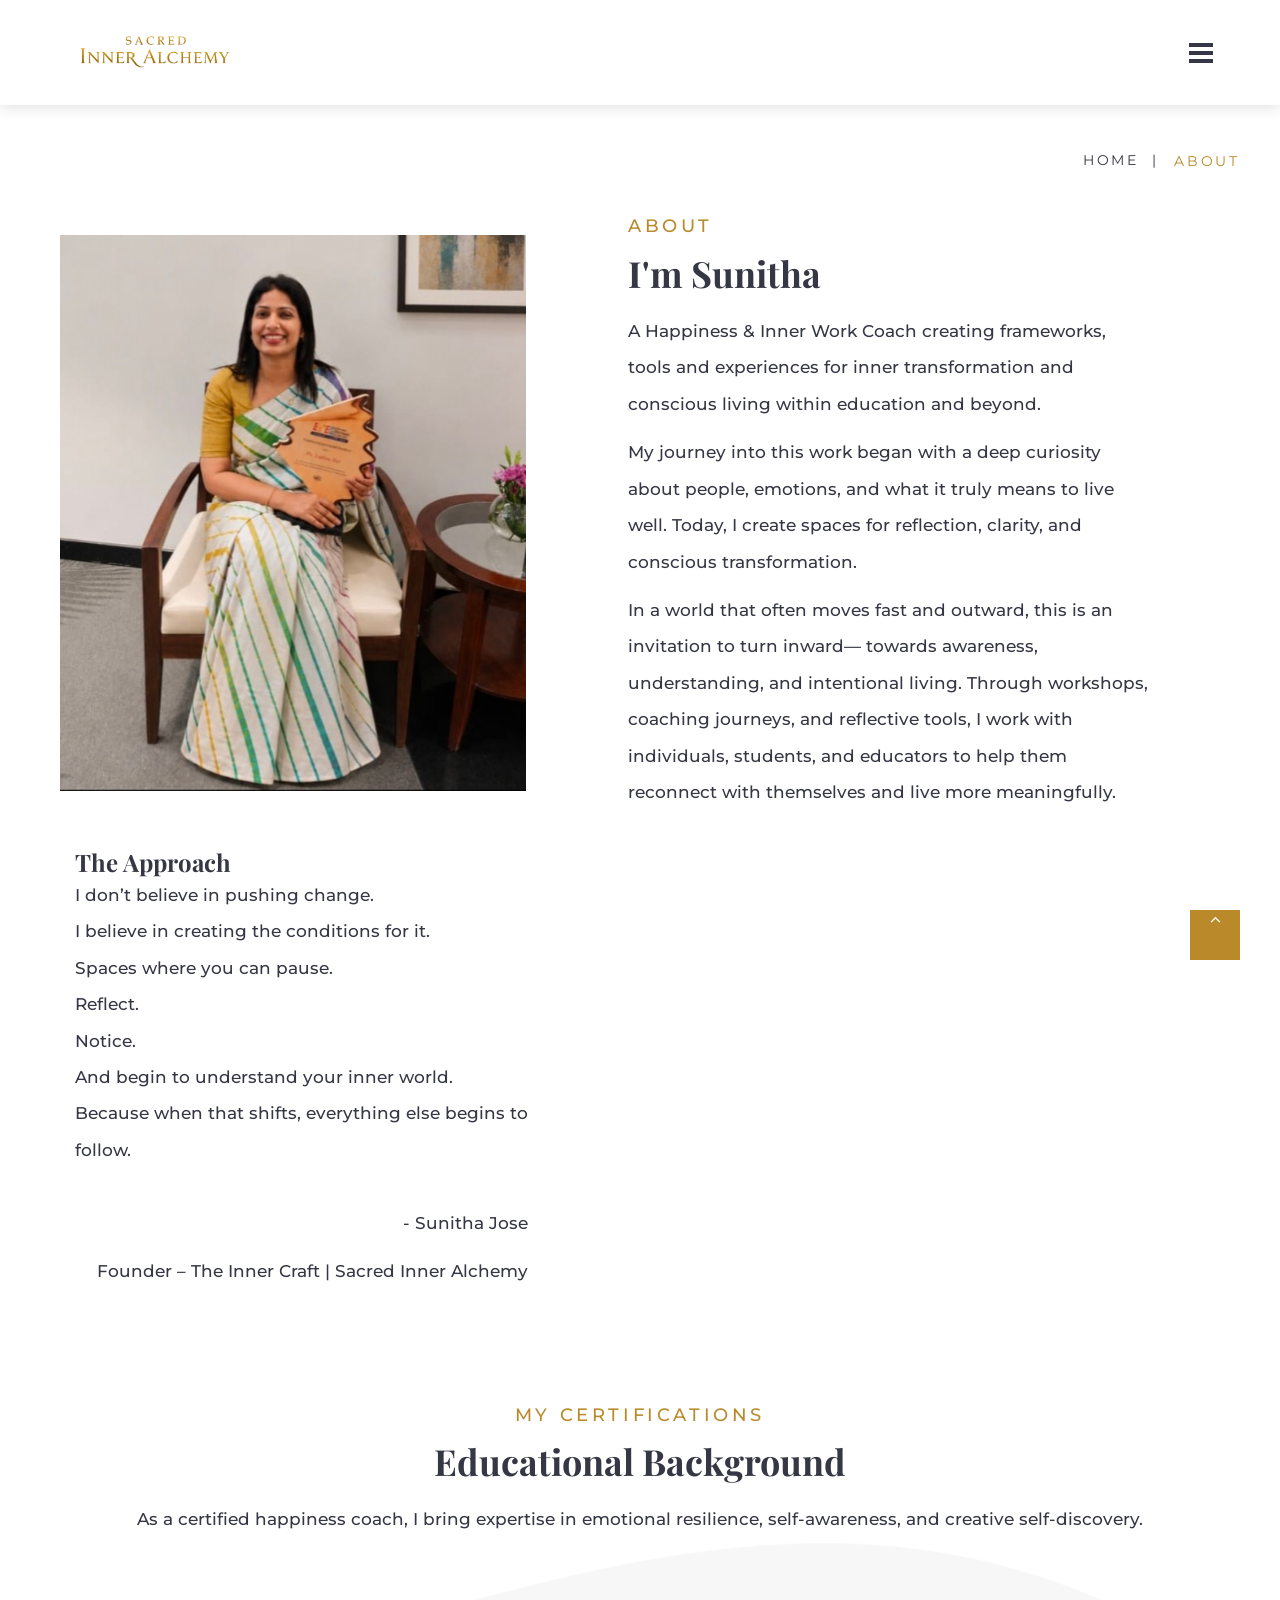
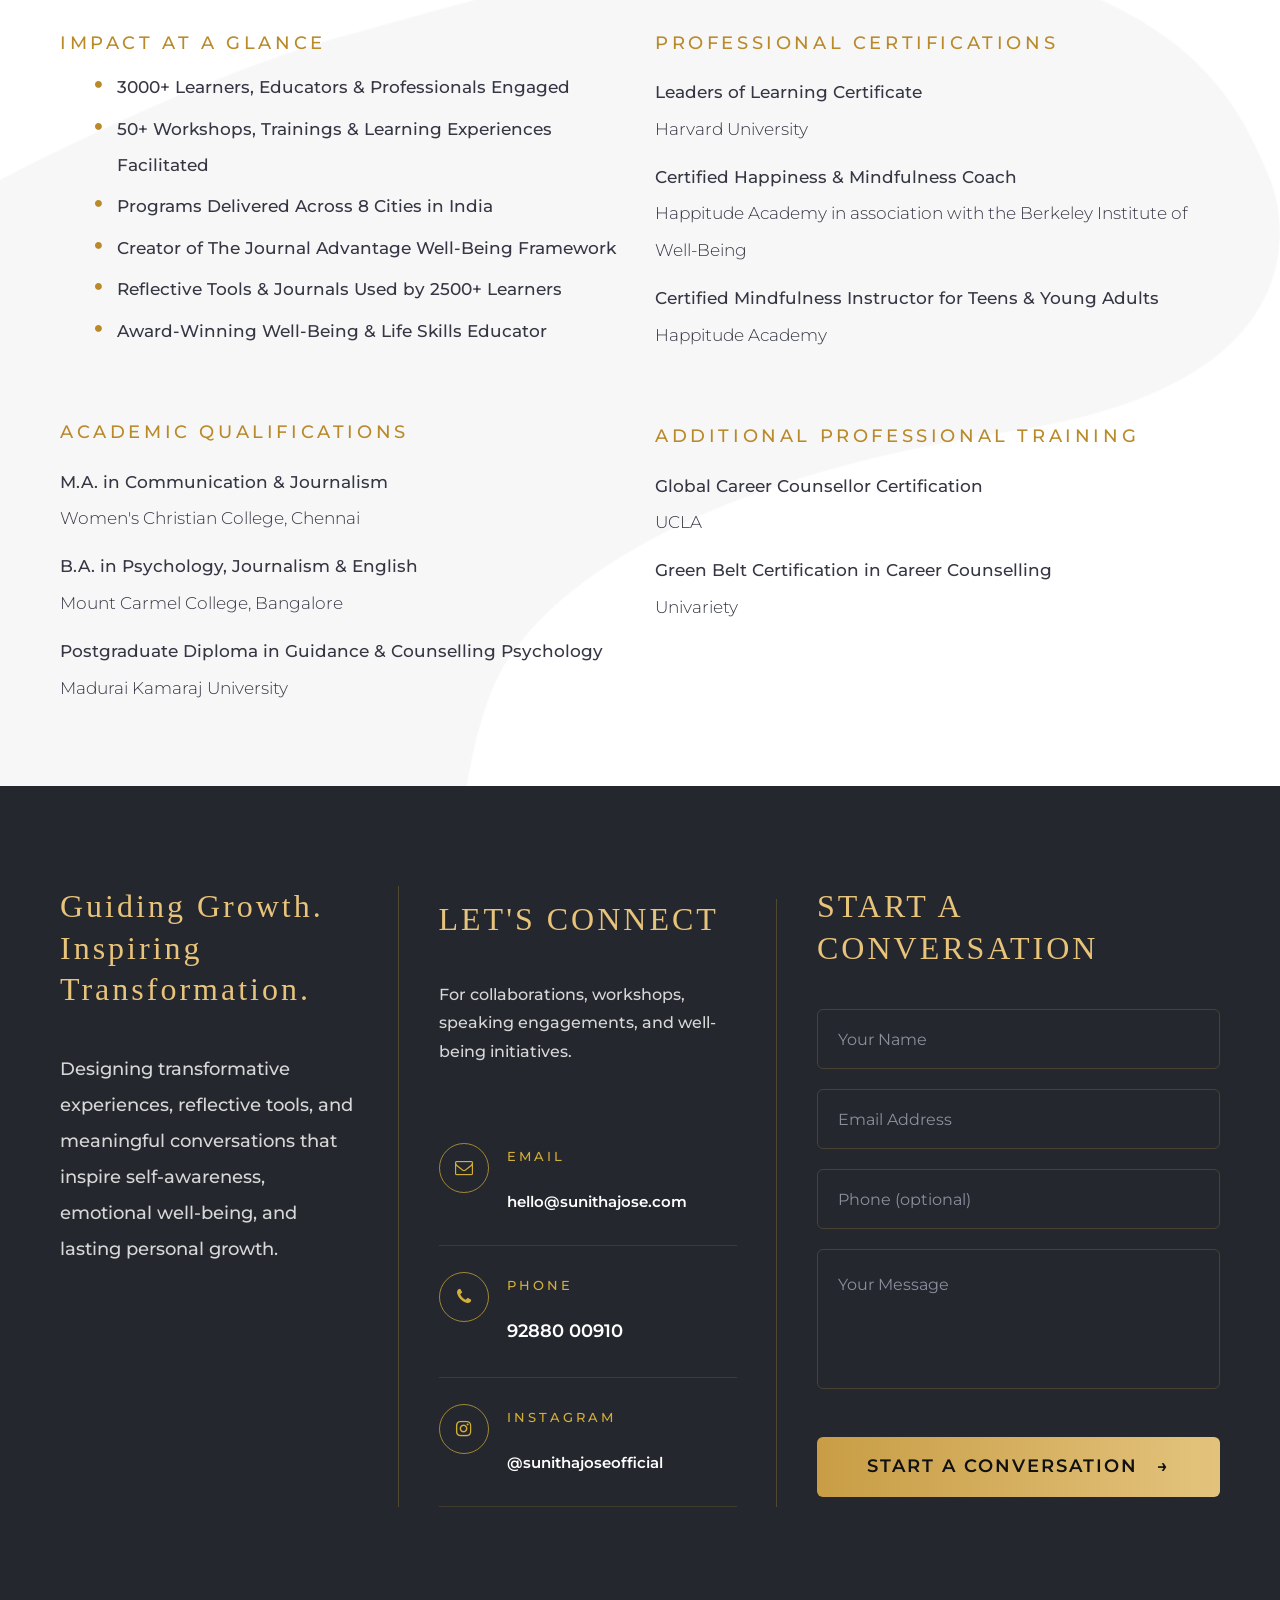
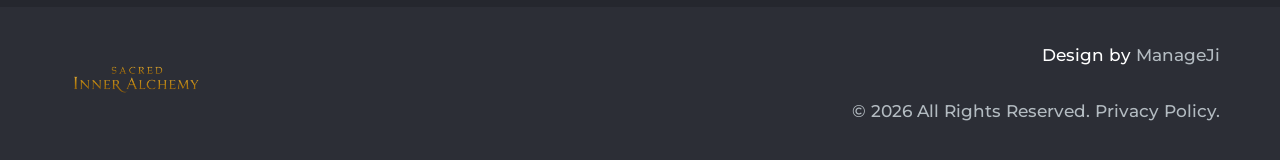
<file: about.html>
<!DOCTYPE html>
<html class="wide wow-animation" lang="en">
  <head>
    <title>About - Sunitha Jose</title>
    <meta charset="utf-8">
    <meta name="viewport" content="width=device-width, height=device-height, initial-scale=1.0">
    <meta http-equiv="X-UA-Compatible" content="IE=edge">
    <link rel="icon" href="images/favicon.ico" type="image/x-icon">
    <link rel="stylesheet" type="text/css" href="//fonts.googleapis.com/css?family=Montserrat:300,400,500%7CPlayfair+Display:700">
    <link rel="stylesheet" href="css/bootstrap.css">
    <link rel="stylesheet" href="css/fonts.css">
    <link rel="stylesheet" href="css/stylea.css">
	<link rel="stylesheet" href="css/footera.css?v=20260630">
	<link rel="stylesheet" href="https://cdnjs.cloudflare.com/ajax/libs/font-awesome/4.7.0/css/font-awesome.min.css">
    <style>.ie-panel{display: none;background: #212121;padding: 10px 0;box-shadow: 3px 3px 5px 0 rgba(0,0,0,.3);clear: both;text-align:center;position: relative;z-index: 1;} html.ie-10 .ie-panel, html.lt-ie-10 .ie-panel {display: block;}</style>
  </head>
  <body>
    <div class="ie-panel"><a href="http://windows.microsoft.com/en-US/internet-explorer/"><img src="images/ie8-panel/warning_bar_0000_us.jpg" height="42" width="820" alt="You are using an outdated browser. For a faster, safer browsing experience, upgrade for free today."></a></div>
    <div class="preloader">
      <div class="preloader-body">
        <div class="cssload-container">
          <div class="cssload-speeding-wheel"></div>
        </div>
        <p>Loading...</p>
      </div>
    </div>
    <div class="page">
      <header class="section page-header">
        <!--RD Navbar-->
        <div class="rd-navbar-wrap">
          <nav class="rd-navbar rd-navbar-classic" data-layout="rd-navbar-fixed" data-sm-layout="rd-navbar-fixed" data-md-layout="rd-navbar-fixed" data-md-device-layout="rd-navbar-fixed" data-lg-layout="rd-navbar-fixed" data-lg-device-layout="rd-navbar-fixed" data-xl-layout="rd-navbar-sidebar" data-xl-device-layout="rd-navbar-sidebar" data-xxl-layout="rd-navbar-sidebar" data-xxl-device-layout="rd-navbar-sidebar" data-lg-stick-up-offset="46px" data-xl-stick-up-offset="1x" data-xxl-stick-up-offset="1px" data-lg-stick-up="true" data-xl-stick-up="true" data-xxl-stick-up="true">
            <div class="rd-navbar-main-outer">
              <div class="rd-navbar-main">
                <!--RD Navbar Panel-->
                <div class="rd-navbar-panel">
                  <!--RD Navbar Toggle-->
                  <button class="rd-navbar-toggle" data-rd-navbar-toggle=".rd-navbar-nav-wrap"><span></span></button>
                  <!--RD Navbar Brand-->
                  <div class="rd-navbar-brand">
                    <!--Brand--><a class="brand" href="index.html"><img class="brand-logo-dark" src="images/logo-default-300x86.png" alt="" width="150" height="43"/><img class="brand-logo-light" src="images/logo-inverse-300x86.png" alt="" width="150" height="43"/></a>
                  </div>
                </div>
                <div class="rd-navbar-main-element">
                  <div class="rd-navbar-nav-wrap">
                    <ul class="rd-navbar-nav">
                      <li class="rd-nav-item"><a class="rd-nav-link" href="index.html">Home</a></li>
                      <li class="rd-nav-item active"><a class="rd-nav-link" href="about.html">About</a></li>
                      <li class="rd-nav-item"><a class="rd-nav-link" href="Sacred-Inner-Alchemy.html">Sacred Inner Alchemy</a></li>
                      <li class="rd-nav-item"><a class="rd-nav-link" href="The-Inner-Craft.html">The Inner Craft</a></li>
					  <li class="rd-nav-item"><a class="rd-nav-link" href="Experiences.html">Experiences</a></li>
					  <li class="rd-nav-item"><a class="rd-nav-link" href="Hello-Feelings.html">Hello Feelings</a></li>
					  <li class="rd-nav-item"><a class="rd-nav-link" href="The-Journal-Advantage.html">The Journal Advantage</a></li>
					  <li class="rd-nav-item"><a class="rd-nav-link" href="Recognition.html">Recognition</a></li>
					  <li class="rd-nav-item"><a class="rd-nav-link" href="Institutional-Engagements.html">Institutional Engagements</a></li>
					  <li class="rd-nav-item"><a class="rd-nav-link" href="Testimonials.html">Testimonials</a></li>
					  <li class="rd-nav-item"><a class="rd-nav-link" href="gallery.html">Gallery</a></li>
					  <li class="rd-nav-item"><a class="rd-nav-link" href="connect.html">Connect</a></li>
                    </ul>
                  </div>
                </div>
              </div>
            </div>
          </nav>
        </div>
      </header>
      <!-- Breadcrumbs-->
      <section class="breadcrumbs-custom bg-transparent">
        <div class="container">
          <ul class="breadcrumbs-custom-path">
            <li><a href="index.html">Home</a></li>
            <li class="active">About</li>
          </ul>
        </div>
      </section>
      <!-- About-->
      <section class="section section-lg section-relative bg-transparent">
        <div class="container">
          <div class="row row-30 flex-lg-row-reverse align-items-center">
            <div class="col-md-6 col-lg-7">
              <div class="block-sm">
                <h6>About</h6>
                <h3>I'm Sunitha</h3>
                <p class="lead-custom">A Happiness & Inner Work Coach creating frameworks, tools and experiences for inner transformation and conscious living within education and beyond.</p>
                <p>My journey into this work began with a deep curiosity about people, emotions, and what it truly means to live well.
				Today, I create spaces for reflection, clarity, and conscious transformation.</p>

				<p>In a world that often moves fast and outward, this is an invitation to turn inward—
				towards awareness, understanding, and intentional living.
				Through workshops, coaching journeys, and reflective tools, I work with individuals, students, and educators to help them reconnect with themselves and live more meaningfully.</p>

				
              </div>
            </div>
            <div class="col-md-6 col-lg-5"><img src="images/home-02-470x547.jpg" alt="" width="470" height="547"/>
				
            </div>
			
			
          </div>
		  <div class="col-md-6 col-lg-5">
		  </br>
					<h4>The Approach</h4>
					I don’t believe in pushing change.<br>
					I believe in creating the conditions for it.<br>
					Spaces where you can pause.<br>
					Reflect.<br>
					Notice.<br>
					And begin to understand your inner world.<br>
					Because when that shifts, everything else begins to follow.<br>
					<br>
					
					
					<div style="text-align:right;">
						<p class="lead-custom"> - Sunitha Jose</p>
						<p class="lead-custom">Founder – The Inner Craft | Sacred Inner Alchemy</p>
					</div>
					
			</div>		
        </div>
      </section>
	  
	  <!-- Event spaces-->
      <section class="section section-md section-md-big bg-transparent section-relative text-center">
        <div class="container">
          <h6>My Certifications</h6>
          <h3>Educational Background</h3>
		   <p>As a certified happiness coach, I bring expertise in emotional resilience, self-awareness, and creative self-discovery.</p>
		    </div>
      </section>
		   
      <!-- My skills-->
      <section class="section section-md bg-transparent section-relative">
        <div class="decor-7"><img src="images/decor-07-1570x1751.png" alt="" width="1570" height="1751"/>
        </div>
        <div class="container">
          <div class="row row-30 justify-content-between align-items-md-start">
            <div class="col-md-7 col-lg-6">
               <h6>Impact at a Glance</h6>
              <ul class="list-marked">
                <li>3000+ Learners, Educators & Professionals Engaged</li>
                <li>50+ Workshops, Trainings & Learning Experiences Facilitated</li>
				<li>Programs Delivered Across 8 Cities in India</li>
                <li>Creator of The Journal Advantage Well-Being Framework</li>
				<li>Reflective Tools & Journals Used by 2500+ Learners</li>
                <li>Award-Winning Well-Being & Life Skills Educator</li>
              </ul>
			  </br>
				</br>
			  <h6>Academic Qualifications</h6>
			  
			  <p>M.A. in Communication & Journalism </br>
				<span style="font-weight: 300;">Women's Christian College, Chennai</span>
			  </p>
				<p>B.A. in Psychology, Journalism & English </br> <span style="font-weight: 300;">Mount Carmel College, Bangalore</span></p>


				<p>Postgraduate Diploma in Guidance & Counselling Psychology </br> <span style="font-weight: 300;">Madurai Kamaraj University</span></p>

				
            </div>
            <div class="col-md-5 col-lg-6">
              
				<h6>Professional Certifications</h6>

				<p>Leaders of Learning Certificate </br> <span style="font-weight: 300;">Harvard University</span></h6>


				<p>Certified Happiness & Mindfulness Coach </br> <span style="font-weight: 300;">Happitude Academy in association with the Berkeley Institute of Well-Being</span></h6>


				<p>Certified Mindfulness Instructor for Teens & Young Adults </br><span style="font-weight: 300;">Happitude Academy</h6>

				</br>
				</br>
				</br>
				<h6>Additional Professional Training</h6>

				<p>Global Career Counsellor Certification</br>
				<span style="font-weight: 300;">UCLA </span></p>

				<p>Green Belt Certification in Career Counselling <span style="font-weight: 300;">
				</br>Univariety</span></p>
			    
            </div>
          </div>
        </div>
      </section>
	  
      
	  
	  
	

<section class="contact-footer">

    <div class="container">

        <div class="contact-wrapper">

            <!-- Column 1 -->
            <div class="contact-intro">

                <h2>Guiding Growth. Inspiring Transformation.</h2>

                <p>
                    Designing transformative experiences, reflective tools,
                    and meaningful conversations that inspire self-awareness,
                    emotional well-being, and lasting personal growth.
                </p>

            </div>

            <!-- Column 2 -->
            <div class="contact-info">

                <h2>LET'S CONNECT</h2>

                <p class="contact-text">
                    For collaborations, workshops, speaking engagements,
                    and well-being initiatives.
                </p>

                <div class="contact-item">

                    <div class="contact-icon">
                        <i class="fa fa-envelope-o"></i>
                    </div>

                    <div class="contact-content">
                        <span>EMAIL</span>

                        <a href="mailto:hello@sunithajose.com">
                            hello@sunithajose.com
                        </a>
                    </div>

                </div>

                <div class="contact-item">

                    <div class="contact-icon">
                        <i class="fa fa-phone"></i>
                    </div>

                    <div class="contact-content">
                        <span>PHONE</span>

                        <a href="tel:+919288000910">
                            92880 00910
                        </a>
                    </div>

                </div>

                <div class="contact-item">

                    <div class="contact-icon">
                        <i class="fa fa-instagram"></i>
                    </div>

                    <div class="contact-content">
                        <span>INSTAGRAM</span>

                        <a href="https://instagram.com/sunithajoseofficial"
                           target="_blank">
                            @sunithajoseofficial
                        </a>
                    </div>

                </div>

            </div>

            <!-- Column 3 -->
            <div class="contact-form-area">

                <h2>START A CONVERSATION</h2>

                <form method="post" action="https://api.web3forms.com/submit" method="POST">
					<input type="hidden" name="access_key" value="caa12398-0a85-4a3f-9f09-d6c62febed64">
                    <div class="form-wrap">
                        <input type="text"
                               name="name"
                               placeholder="Your Name" required>
                    </div>

                    <div class="form-wrap">
                        <input type="email"
                               name="email"
                               placeholder="Email Address" required>
                    </div>

                    <div class="form-wrap">
                        <input type="tel"
                               name="phone"
                               placeholder="Phone (optional)">
                    </div>

                    <div class="form-wrap">
                        <textarea name="message"
                                  placeholder="Your Message" required></textarea>
                    </div>

                    <button class="contact-btn" type="submit">
                        START A CONVERSATION
                        <span>→</span>
                    </button>

                </form>

            </div>

        </div>

    </div>

</section>


      <footer class="footer-classic section bg-gray-900 text-center section-relative">
        <div class="container">
          <div class="row row-15 align-items-center">
            <div class="col-md-4 text-md-left">
              <div class="brand"><a href="index.html"><img src="images/logo-inverse-300x86.png" alt="" width="150" height="43"/></a></div>
            </div>
            <div class="col-md-8 text-md-right">
              Design&nbsp;by&nbsp;<a href="https://www.manageji.com/">ManageJi</a><p class="rights"><span>©</span> <span class="copyright-year"></span><span>&nbsp;</span><span>All Rights Reserved</span><span>.&nbsp;</span><a href="privacy-policy.html">Privacy Policy</a>.
              </p>
            </div>
          </div>
        </div>
      </footer>
    </div>
    <div class="snackbars" id="form-output-global"></div>
    <script src="js/core.min.js"></script>
    <script src="js/script.js"></script>
	<script>
    (function (w, d, s, u) {
    w.gbwawc = {
    url: u,
    options: {
            waId: "+919288000910",
            siteName: "sunithajose",
            siteTag: "1",
            siteLogo: "https://assets.gallabox.com/gb-home/wa-chat-widget/bot+avatars/1.png",
            widgetPosition: "RIGHT",
            triggerMessage: "Buy/Enquire from website",
            welcomeMessage: "Hello! Kindly enter your Name and Phone number. We will get back to you ASAP.",
            brandColor: "#25D366",
            messageText: "",
            replyOptions: ['Buy','Enquire'],
        },
    };
    var h = d.getElementsByTagName(s)[0],
    j = d.createElement(s);
    j.async = true;
    j.src = u + "/whatsapp-widget.min.js?_=" + Math.random();
    h.parentNode.insertBefore(j, h);
    })(window, document, "script", "https://waw.gallabox.com");
</script>
  </body>
</html>
</file>
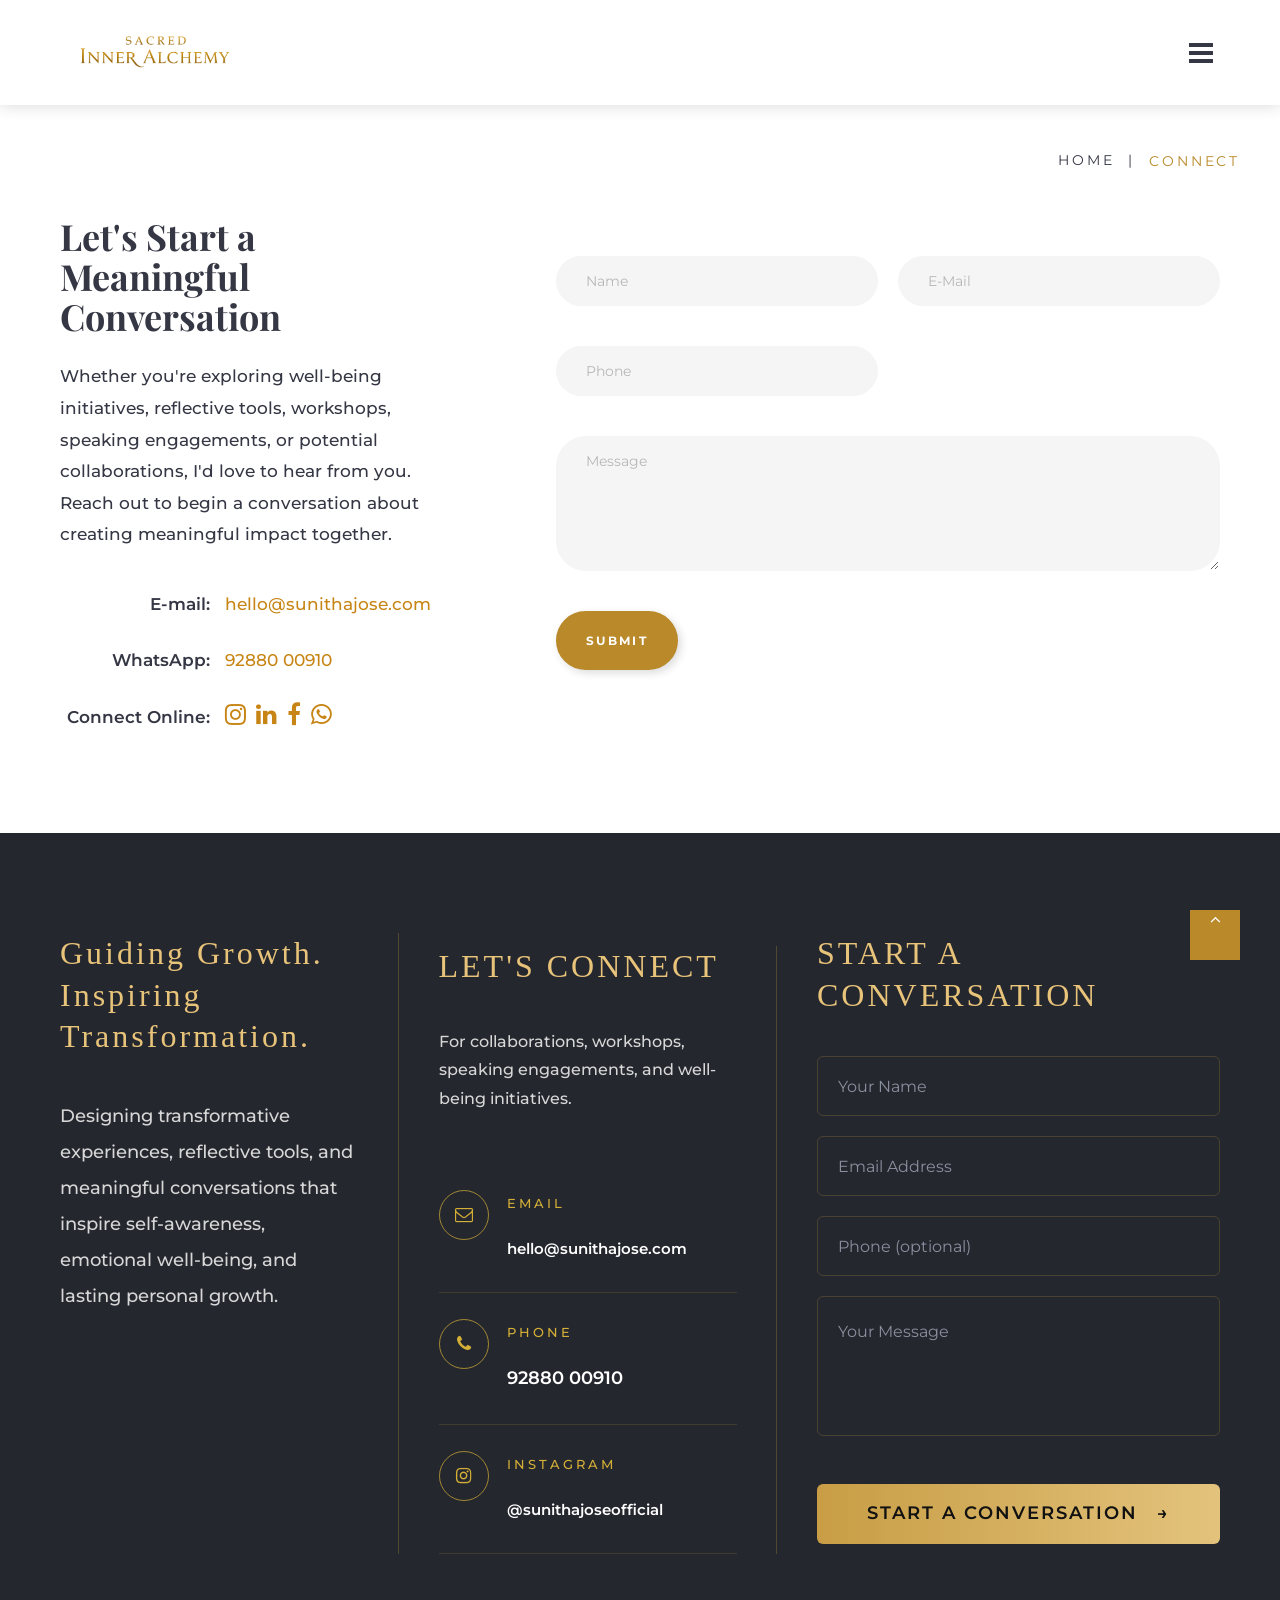
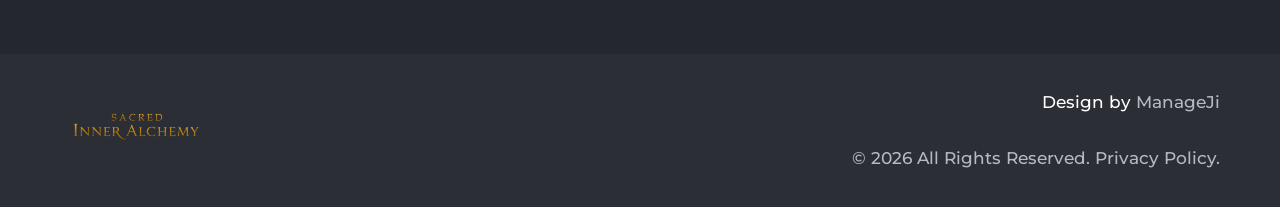
<file: connect.html>
<!DOCTYPE html>
<html class="wide wow-animation" lang="en">
  <head>
    <title>Connect - Sunitha Jose</title>
    <meta charset="utf-8">
    <meta name="viewport" content="width=device-width, height=device-height, initial-scale=1.0">
    <meta http-equiv="X-UA-Compatible" content="IE=edge">
    <link rel="icon" href="images/favicon.ico" type="image/x-icon">
    <link rel="stylesheet" type="text/css" href="//fonts.googleapis.com/css?family=Montserrat:300,400,500%7CPlayfair+Display:700">
    <link rel="stylesheet" href="css/bootstrap.css">
    <link rel="stylesheet" href="css/fonts.css">
    <link rel="stylesheet" href="css/stylea.css">
	<link rel="stylesheet" href="css/footera.css?v=20260630">
	<link rel="stylesheet" href="css/connect.css">
	<link rel="stylesheet" href="https://cdnjs.cloudflare.com/ajax/libs/font-awesome/4.7.0/css/font-awesome.min.css">
    <style>.ie-panel{display: none;background: #212121;padding: 10px 0;box-shadow: 3px 3px 5px 0 rgba(0,0,0,.3);clear: both;text-align:center;position: relative;z-index: 1;} html.ie-10 .ie-panel, html.lt-ie-10 .ie-panel {display: block;}</style>
  </head>
  <body>
    <div class="ie-panel"><a href="http://windows.microsoft.com/en-US/internet-explorer/"><img src="images/ie8-panel/warning_bar_0000_us.jpg" height="42" width="820" alt="You are using an outdated browser. For a faster, safer browsing experience, upgrade for free today."></a></div>
    <div class="preloader">
      <div class="preloader-body">
        <div class="cssload-container">
          <div class="cssload-speeding-wheel"></div>
        </div>
        <p>Loading...</p>
      </div>
    </div>
    <div class="page">
      <header class="section page-header">
        <!--RD Navbar-->
        <div class="rd-navbar-wrap">
          <nav class="rd-navbar rd-navbar-classic" data-layout="rd-navbar-fixed" data-sm-layout="rd-navbar-fixed" data-md-layout="rd-navbar-fixed" data-md-device-layout="rd-navbar-fixed" data-lg-layout="rd-navbar-fixed" data-lg-device-layout="rd-navbar-fixed" data-xl-layout="rd-navbar-sidebar" data-xl-device-layout="rd-navbar-sidebar" data-xxl-layout="rd-navbar-sidebar" data-xxl-device-layout="rd-navbar-sidebar" data-lg-stick-up-offset="46px" data-xl-stick-up-offset="1x" data-xxl-stick-up-offset="1px" data-lg-stick-up="true" data-xl-stick-up="true" data-xxl-stick-up="true">
            <div class="rd-navbar-main-outer">
              <div class="rd-navbar-main">
                <!--RD Navbar Panel-->
                <div class="rd-navbar-panel">
                  <!--RD Navbar Toggle-->
                  <button class="rd-navbar-toggle" data-rd-navbar-toggle=".rd-navbar-nav-wrap"><span></span></button>
                  <!--RD Navbar Brand-->
                  <div class="rd-navbar-brand">
                    <!--Brand--><a class="brand" href="index.html"><img class="brand-logo-dark" src="images/logo-default-300x86.png" alt="" width="150" height="43"/><img class="brand-logo-light" src="images/logo-inverse-300x86.png" alt="" width="150" height="43"/></a>
                  </div>
                </div>
                <div class="rd-navbar-main-element">
                  <div class="rd-navbar-nav-wrap">
                    <ul class="rd-navbar-nav">
                      <li class="rd-nav-item"><a class="rd-nav-link" href="index.html">Home</a></li>
                      <li class="rd-nav-item"><a class="rd-nav-link" href="about.html">About</a></li>
                      <li class="rd-nav-item"><a class="rd-nav-link" href="Sacred-Inner-Alchemy.html">Sacred Inner Alchemy</a></li>
                      <li class="rd-nav-item"><a class="rd-nav-link" href="The-Inner-Craft.html">The Inner Craft</a></li>
					  <li class="rd-nav-item"><a class="rd-nav-link" href="Experiences.html">Experiences</a></li>
					  <li class="rd-nav-item"><a class="rd-nav-link" href="Hello-Feelings.html">Hello Feelings</a></li>
					  <li class="rd-nav-item"><a class="rd-nav-link" href="The-Journal-Advantage.html">The Journal Advantage</a></li>
					  <li class="rd-nav-item"><a class="rd-nav-link" href="Recognition.html">Recognition</a></li>
					  <li class="rd-nav-item"><a class="rd-nav-link" href="Institutional-Engagements.html">Institutional Engagements</a></li>
					  <li class="rd-nav-item"><a class="rd-nav-link" href="Testimonials.html">Testimonials</a></li>
					  <li class="rd-nav-item"><a class="rd-nav-link" href="gallery.html">Gallery</a></li>
					  <li class="rd-nav-item active"><a class="rd-nav-link" href="connect.html">Connect</a></li>
                    </ul>
                  </div>
                </div>
              </div>
            </div>
          </nav>
        </div>
      </header>
      <!-- Breadcrumbs-->
      <section class="breadcrumbs-custom bg-transparent">
        <div class="container">
          <ul class="breadcrumbs-custom-path">
            <li><a href="index.html">Home</a></li>
            <li class="active">Connect</li>
          </ul>
        </div>
      </section>
      <!--Mailform-->
      <section class="section section-md section-relative bg-transparent">
        <div class="container">
          <div class="row row-30 justify-content-center">
            <div class="col-md-8 col-lg-5">
              <div class="contact-wrap">
                <h3>Let's Start a Meaningful Conversation</h3>
                <p>Whether you're exploring well-being initiatives, reflective tools, workshops, speaking engagements, or potential collaborations, I'd love to hear from you. Reach out to begin a conversation about creating meaningful impact together.</p>
				
		
		
					<div class="contact-info-inline">
    <span class="contact-info-inline-meta">E-mail:</span>
    <a href="mailto:hello@sunithajose.com">hello@sunithajose.com</a>
</div>

<div class="contact-info-inline">
    <span class="contact-info-inline-meta">WhatsApp:</span>
    <a href="https://api.whatsapp.com/send/?phone=919288000910">92880 00910</a>
</div>

<div class="contact-info-inline">
    <span class="contact-info-inline-meta">Connect Online:</span>
    <ul class="list-inline mb-0">
        <!-- Social icons -->
    
						<ul class="list-inline social-icons">
							<li class="list-inline-item">
								<a class="icon icon-md-middle icon-grey-9 fa-instagram"
								   href="https://www.instagram.com/sunithajoseofficial/"></a>
							</li>
							<li class="list-inline-item">
								<a class="icon icon-md-middle icon-grey-9 fa-linkedin"
								   href="https://www.linkedin.com/in/sunitha-jose-67033041/"></a>
							</li>
							<li class="list-inline-item">
								<a class="icon icon-md-middle icon-grey-9 fa-facebook"
								   href="https://www.facebook.com/share/1FwGk9Xtrg/"></a>
							</li>
							<li class="list-inline-item">
								<a class="icon icon-md-middle icon-grey-9 fa-whatsapp"
								   href="https://api.whatsapp.com/send/?phone=919288000910&text=Hi"></a>
							</li>
						</ul>
</div>
                
              </div>
            </div>
            <div class="col-md-8 col-lg-7">
              <!--RD Mailform-->
              <form class="rd-mailform text-left" data-form-output="form-output-global" data-form-type="contact" method="post" action="https://api.web3forms.com/submit">
 				 <input type="hidden" name="access_key" value="caa12398-0a85-4a3f-9f09-d6c62febed64">
                <div class="row row-20 row-narrow">
                  <div class="col-lg-6">
                    <div class="form-wrap">
                      <label class="form-label" for="name">Name</label>
                      <input class="form-input" id="name" type="text" name="name" required>
                    </div>
                  </div>
                  <div class="col-lg-6">
                    <div class="form-wrap">
                      <label class="form-label" for="email">E-Mail</label>
                      <input class="form-input" id="email" type="email" name="email" data-constraints="@Required @Email">
                    </div>
                  </div>
                  <div class="col-lg-6">
                    <div class="form-wrap">
                      <label class="form-label" for="phone">Phone</label>
                      <input class="form-input" id="phone" type="text" name="phone" data-constraints="@PhoneNumber">
                    </div>
                  </div>
                  <div class="col-lg-12">
                    <div class="form-wrap">
                      <label class="form-label" for="message">Message</label>
                      <textarea class="form-input" id="message" name="message" data-constraints="@Required"></textarea>
                    </div>
                  </div>
                  <div class="col-lg-12">
                    <button class="button button-primary button-circle button-shadow" type="submit">Submit</button>
                  </div>
                </div>
              </form>
            </div>
          </div>
        </div>
      </section>
     
      
	  
	  
	  
<section class="contact-footer">

    <div class="container">

        <div class="contact-wrapper">

            <!-- Column 1 -->
            <div class="contact-intro">

                <h2>Guiding Growth. Inspiring Transformation.</h2>

                <p>
                    Designing transformative experiences, reflective tools,
                    and meaningful conversations that inspire self-awareness,
                    emotional well-being, and lasting personal growth.
                </p>

            </div>

            <!-- Column 2 -->
            <div class="contact-info">

                <h2>LET'S CONNECT</h2>

                <p class="contact-text">
                    For collaborations, workshops, speaking engagements,
                    and well-being initiatives.
                </p>

                <div class="contact-item">

                    <div class="contact-icon">
                        <i class="fa fa-envelope-o"></i>
                    </div>

                    <div class="contact-content">
                        <span>EMAIL</span>

                        <a href="mailto:hello@sunithajose.com">
                            hello@sunithajose.com
                        </a>
                    </div>

                </div>

                <div class="contact-item">

                    <div class="contact-icon">
                        <i class="fa fa-phone"></i>
                    </div>

                    <div class="contact-content">
                        <span>PHONE</span>

                        <a href="tel:+919288000910">
                            92880 00910
                        </a>
                    </div>

                </div>

                <div class="contact-item">

                    <div class="contact-icon">
                        <i class="fa fa-instagram"></i>
                    </div>

                    <div class="contact-content">
                        <span>INSTAGRAM</span>

                        <a href="https://instagram.com/sunithajoseofficial"
                           target="_blank">
                            @sunithajoseofficial
                        </a>
                    </div>

                </div>

            </div>

            <!-- Column 3 -->
            <div class="contact-form-area">

                <h2>START A CONVERSATION</h2>

                <form method="post" action="https://api.web3forms.com/submit" method="POST">
					<input type="hidden" name="access_key" value="caa12398-0a85-4a3f-9f09-d6c62febed64">
                    <div class="form-wrap">
                        <input type="text"
                               name="name1"
                               placeholder="Your Name" required>
                    </div>

                    <div class="form-wrap">
                        <input type="email"
                               name="email1"
                               placeholder="Email Address" required>
                    </div>

                    <div class="form-wrap">
                        <input type="tel"
                               name="phone1"
                               placeholder="Phone (optional)">
                    </div>

                    <div class="form-wrap">
                        <textarea name="message1"
                                  placeholder="Your Message" required></textarea>
                    </div>

                    <button class="contact-btn" type="submit">
                        START A CONVERSATION
                        <span>→</span>
                    </button>

                </form>

            </div>

        </div>

    </div>

</section>




      <footer class="footer-classic section bg-gray-900 text-center section-relative">
        <div class="container">
          <div class="row row-15 align-items-center">
            <div class="col-md-4 text-md-left">
              <div class="brand"><a href="index.html"><img src="images/logo-inverse-300x86.png" alt="" width="150" height="43"/></a></div>
            </div>
            <div class="col-md-8 text-md-right">
              Design&nbsp;by&nbsp;<a href="https://www.manageji.com/">ManageJi</a><p class="rights"><span>©</span> <span class="copyright-year"></span><span>&nbsp;</span><span>All Rights Reserved</span><span>.&nbsp;</span><a href="privacy-policy.html">Privacy Policy</a>.
              </p>
            </div>
          </div>
        </div>
      </footer>
    </div>
    <div class="snackbars" id="form-output-global"></div>
    <script src="js/core.min.js"></script>
    <script src="js/script.js"></script>
	<script>
    (function (w, d, s, u) {
    w.gbwawc = {
    url: u,
    options: {
            waId: "+919288000910",
            siteName: "sunithajose",
            siteTag: "1",
            siteLogo: "https://assets.gallabox.com/gb-home/wa-chat-widget/bot+avatars/1.png",
            widgetPosition: "RIGHT",
            triggerMessage: "Buy/Enquire from website",
            welcomeMessage: "Hello! Kindly enter your Name and Phone number. We will get back to you ASAP.",
            brandColor: "#25D366",
            messageText: "",
            replyOptions: ['Buy','Enquire'],
        },
    };
    var h = d.getElementsByTagName(s)[0],
    j = d.createElement(s);
    j.async = true;
    j.src = u + "/whatsapp-widget.min.js?_=" + Math.random();
    h.parentNode.insertBefore(j, h);
    })(window, document, "script", "https://waw.gallabox.com");
</script>
  </body>
</html>
</file>
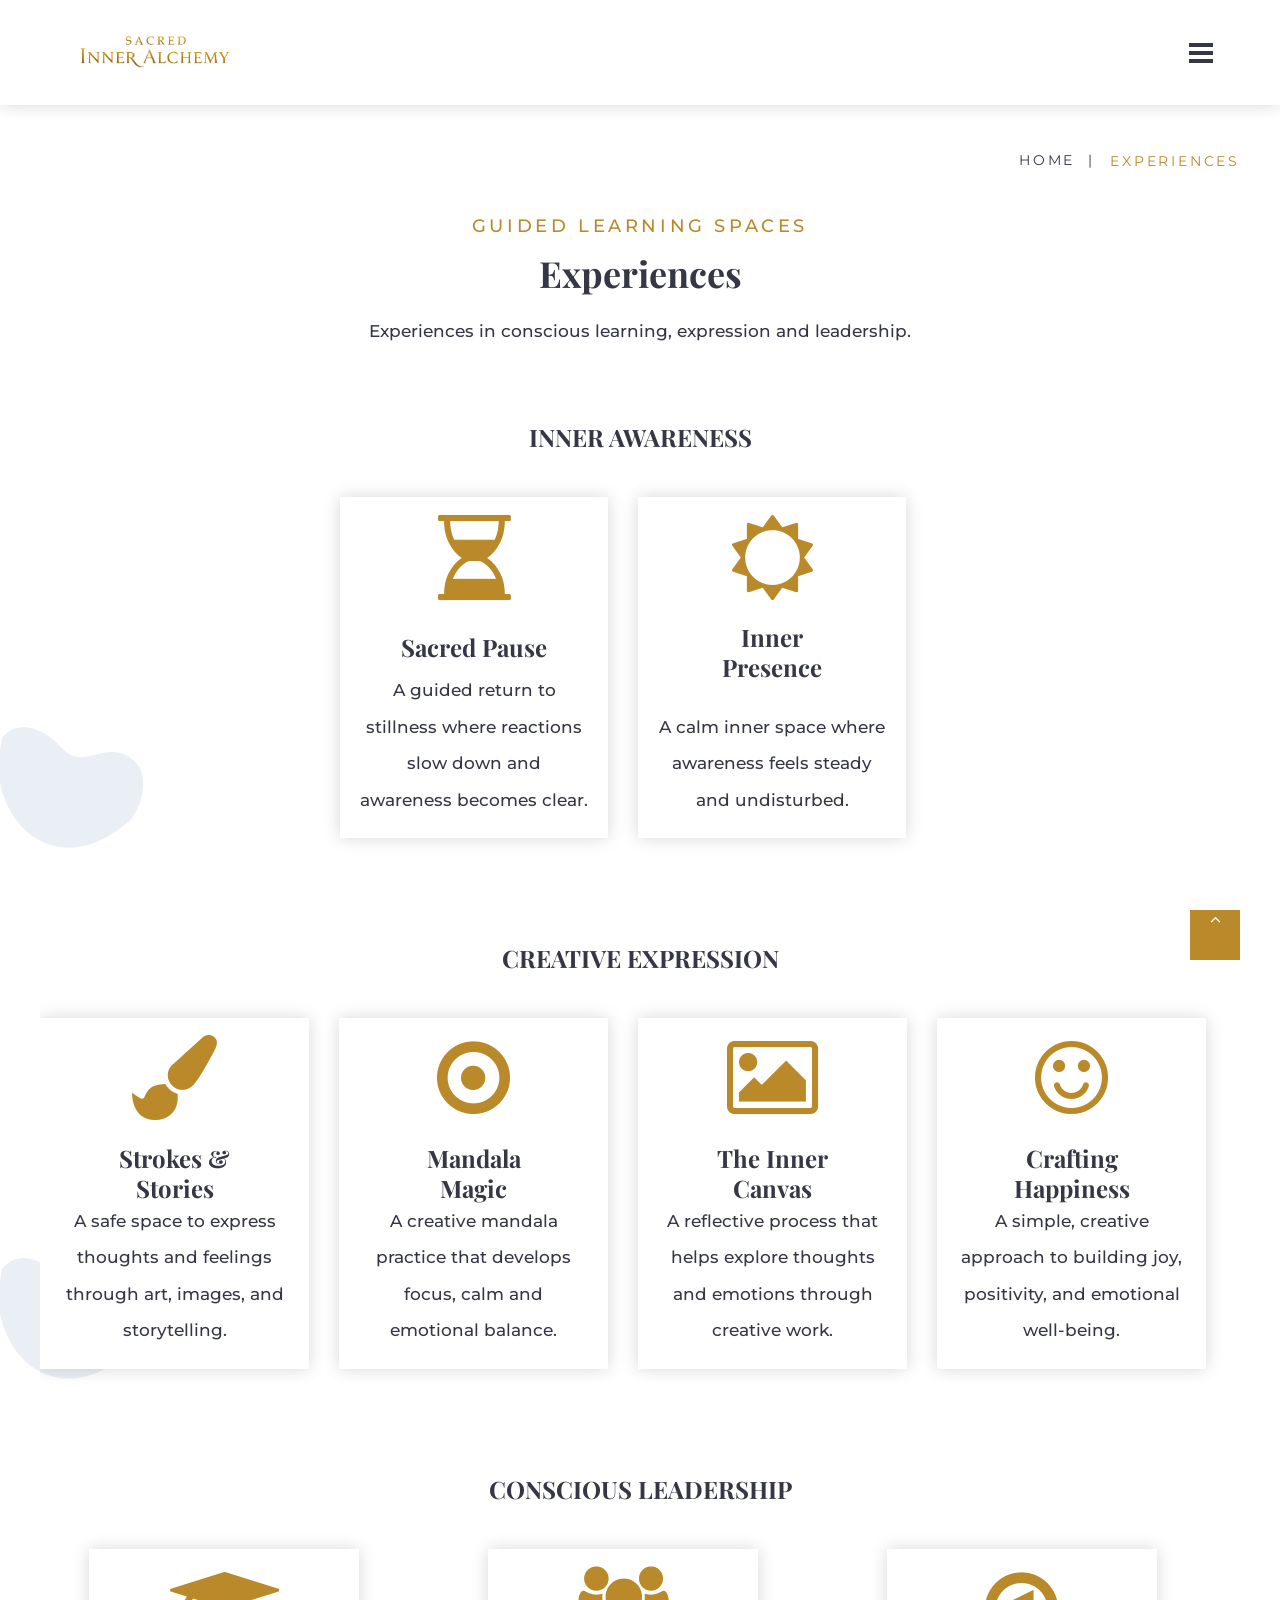
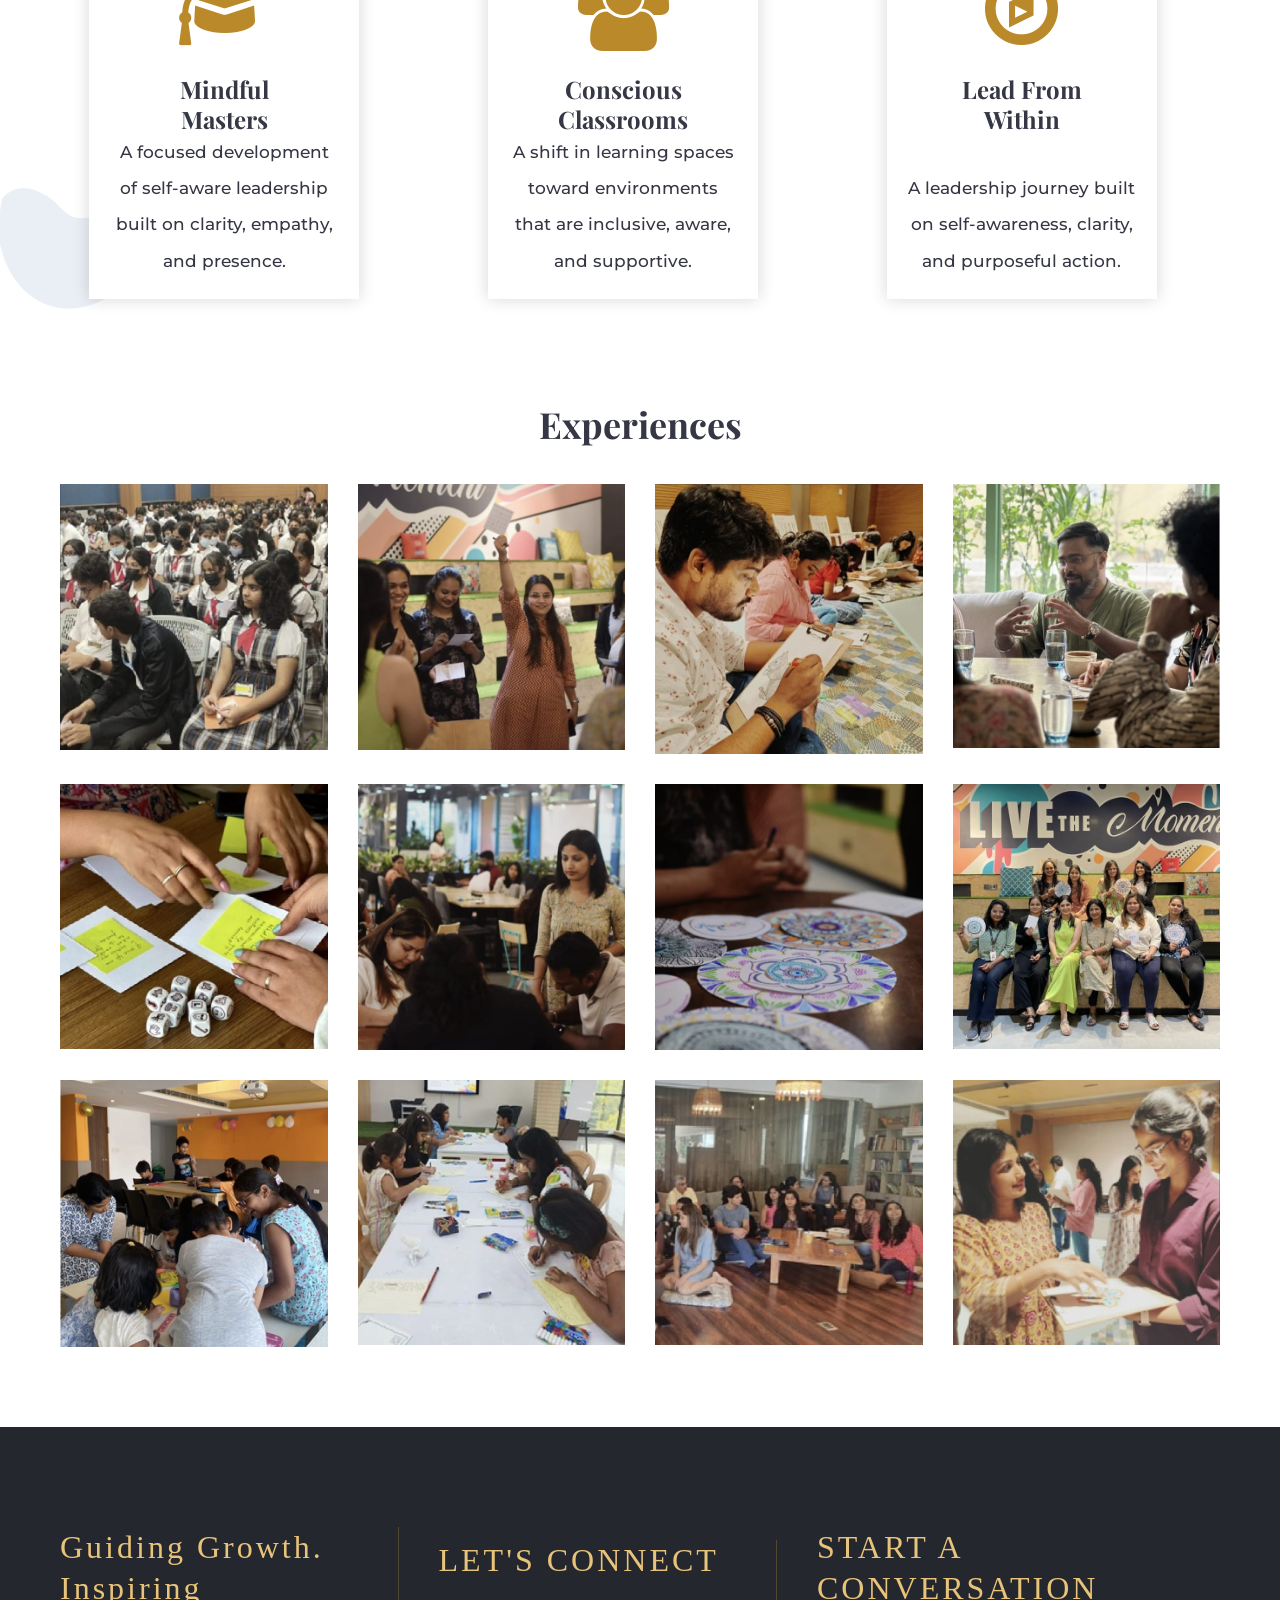
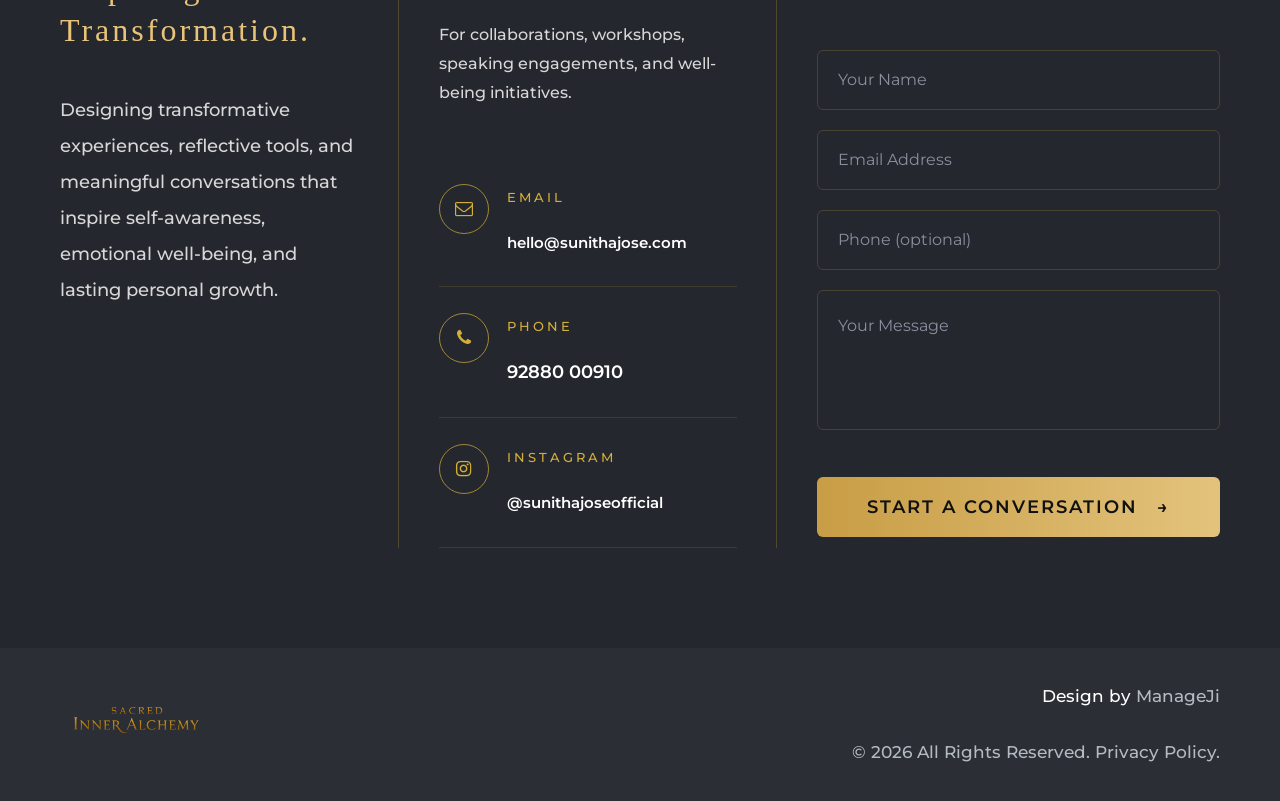
<file: Experiences.html>
<!DOCTYPE html>
<html class="wide wow-animation" lang="en">
  <head>
    <title>Experiences - Sunitha Jose</title>
    <meta charset="utf-8">
    <meta name="viewport" content="width=device-width, height=device-height, initial-scale=1.0">
    <meta http-equiv="X-UA-Compatible" content="IE=edge">
    <link rel="icon" href="images/favicon.ico" type="image/x-icon">
    <link rel="stylesheet" type="text/css" href="//fonts.googleapis.com/css?family=Montserrat:300,400,500%7CPlayfair+Display:700">
    <link rel="stylesheet" href="css/bootstrap.css">
    <link rel="stylesheet" href="css/fonts.css">
    <link rel="stylesheet" href="css/stylea.css">
    <link rel="stylesheet" href="css/experiencesCarousel.css">
	<link rel="stylesheet" href="css/footera.css?v=20260630">
	<link rel="stylesheet" href="https://cdnjs.cloudflare.com/ajax/libs/font-awesome/4.7.0/css/font-awesome.min.css">
    <style>.ie-panel{display: none;background: #212121;padding: 10px 0;box-shadow: 3px 3px 5px 0 rgba(0,0,0,.3);clear: both;text-align:center;position: relative;z-index: 1;} html.ie-10 .ie-panel, html.lt-ie-10 .ie-panel {display: block;}</style>
  </head>
  <body>
    <div class="ie-panel"><a href="http://windows.microsoft.com/en-US/internet-explorer/"><img src="images/ie8-panel/warning_bar_0000_us.jpg" height="42" width="820" alt="You are using an outdated browser. For a faster, safer browsing experience, upgrade for free today."></a></div>
    <div class="preloader">
      <div class="preloader-body">
        <div class="cssload-container">
          <div class="cssload-speeding-wheel"></div>
        </div>
        <p>Loading...</p>
      </div>
    </div>
    <div class="page">
      <header class="section page-header">
        <!--RD Navbar-->
        <div class="rd-navbar-wrap">
          <nav class="rd-navbar rd-navbar-classic" data-layout="rd-navbar-fixed" data-sm-layout="rd-navbar-fixed" data-md-layout="rd-navbar-fixed" data-md-device-layout="rd-navbar-fixed" data-lg-layout="rd-navbar-fixed" data-lg-device-layout="rd-navbar-fixed" data-xl-layout="rd-navbar-sidebar" data-xl-device-layout="rd-navbar-sidebar" data-xxl-layout="rd-navbar-sidebar" data-xxl-device-layout="rd-navbar-sidebar" data-lg-stick-up-offset="46px" data-xl-stick-up-offset="1x" data-xxl-stick-up-offset="1px" data-lg-stick-up="true" data-xl-stick-up="true" data-xxl-stick-up="true">
            <div class="rd-navbar-main-outer">
              <div class="rd-navbar-main">
                <!--RD Navbar Panel-->
                <div class="rd-navbar-panel">
                  <!--RD Navbar Toggle-->
                  <button class="rd-navbar-toggle" data-rd-navbar-toggle=".rd-navbar-nav-wrap"><span></span></button>
                  <!--RD Navbar Brand-->
                  <div class="rd-navbar-brand">
                    <!--Brand--><a class="brand" href="index.html"><img class="brand-logo-dark" src="images/logo-default-300x86.png" alt="" width="150" height="43"/><img class="brand-logo-light" src="images/logo-inverse-300x86.png" alt="" width="150" height="43"/></a>
                  </div>
                </div>
                <div class="rd-navbar-main-element">
                  <div class="rd-navbar-nav-wrap">
                    <ul class="rd-navbar-nav">
                      <li class="rd-nav-item"><a class="rd-nav-link" href="index.html">Home</a></li>
                      <li class="rd-nav-item"><a class="rd-nav-link" href="about.html">About</a></li>
                      <li class="rd-nav-item"><a class="rd-nav-link" href="Sacred-Inner-Alchemy.html">Sacred Inner Alchemy</a></li>
                      <li class="rd-nav-item"><a class="rd-nav-link" href="The-Inner-Craft.html">The Inner Craft</a></li>
					  <li class="rd-nav-item active"><a class="rd-nav-link" href="Experiences.html">Experiences</a></li>
					  <li class="rd-nav-item"><a class="rd-nav-link" href="Hello-Feelings.html">Hello Feelings</a></li>
					  <li class="rd-nav-item"><a class="rd-nav-link" href="The-Journal-Advantage.html">The Journal Advantage</a></li>
					  <li class="rd-nav-item"><a class="rd-nav-link" href="Recognition.html">Recognition</a></li>
					  <li class="rd-nav-item"><a class="rd-nav-link" href="Institutional-Engagements.html">Institutional Engagements</a></li>
					  <li class="rd-nav-item"><a class="rd-nav-link" href="Testimonials.html">Testimonials</a></li>
					  <li class="rd-nav-item"><a class="rd-nav-link" href="gallery.html">Gallery</a></li>
					  <li class="rd-nav-item"><a class="rd-nav-link" href="connect.html">Connect</a></li>
                    </ul>
                  </div>
                </div>
              </div>
            </div>
          </nav>
        </div>
      </header>
      <!-- Breadcrumbs-->
      <section class="breadcrumbs-custom bg-transparent">
        <div class="container">
          <ul class="breadcrumbs-custom-path">
            <li><a href="index.html">Home</a></li>
            <li class="active">Experiences</li>
          </ul>
        </div>
      </section>
     
	 
	  <!-- Services-->
      <section class="section section-md bg-transparent section-relative text-center">
        <div class="decor-4"><img src="images/decor-04-146x121.png" alt="" width="146" height="121"/>
        </div>
        <div class="container">
          <h6>Guided Learning Spaces</h6>
          <h3>Experiences</h3>
          <p>Experiences in conscious learning, expression and leadership.<br class="d-none d-xl-block"> 
          </p><br><br>
		  <h4>INNER AWARENESS</h4>
          <!-- Owl Carousel-->
        </div>
        <div class="owl-carousel owl-carousel-services" data-items="1" data-sm-items="2" data-md-items="3" data-lg-items="4" data-xl-items="4" data-dots="true" data-nav="false" data-stage-padding="15" data-loop="false" data-margin="30" data-mouse-drag="false" data-dots-each="1" data-autoplay="6000">
          <div class="services">
		    <span class="fa fa-hourglass-half fa-5x" style="color:#b9892a;"></span>
		    <h4 class="services-title"><a href="#">Sacred Pause</a></h4>
		    <p class="services-text">A guided return to stillness where reactions slow down and awareness becomes clear.</p>
		</div>
		<div class="services">
		    <span class="fa fa-sun-o fa-5x" style="color:#b9892a;"></span>
		    <h4 class="services-title"><a href="#">Inner Presence</a></h4>
		    <p class="services-text">A calm inner space where awareness feels steady and undisturbed.</p>
		</div>
		</div>
      </section>
	  
	   <!-- Services-->
      <section class="section section-md bg-transparent section-relative text-center">
        <div class="decor-4"><img src="images/decor-04-146x121.png" alt="" width="146" height="121"/>
        </div>
        <div class="container">
          <h4>CREATIVE EXPRESSION</h4>
          <!-- Owl Carousel-->
        </div>
        <div class="owl-carousel owl-carousel-services" data-items="1" data-sm-items="2" data-md-items="3" data-lg-items="4" data-xl-items="4" data-dots="true" data-nav="false" data-stage-padding="15" data-loop="false" data-margin="30" data-mouse-drag="false" data-dots-each="1" data-autoplay="6000">
          <!-- CREATIVE EXPRESSION -->
		<div class="services">
		    <span class="fa fa-paint-brush fa-5x" style="color:#b9892a;"></span>
		    <h4 class="services-title"><a href="#">Strokes & Stories</a></h4>
		    <p class="services-text">A safe space to express thoughts and feelings through art, images, and storytelling.</p>
		</div>
		<div class="services">
		    <span class="fa fa-dot-circle-o fa-5x" style="color:#b9892a;"></span>
		    <h4 class="services-title"><a href="#">Mandala Magic</a></h4>
		    <p class="services-text">A creative mandala practice that develops focus, calm and emotional balance.</p>
		</div>
		<div class="services">
		    <span class="fa fa-picture-o fa-5x" style="color:#b9892a;"></span>
		    <h4 class="services-title"><a href="#">The Inner Canvas</a></h4>
		    <p class="services-text">A reflective process that helps explore thoughts and emotions through creative work.</p>
		</div>
		<div class="services">
		    <span class="fa fa-smile-o fa-5x" style="color:#b9892a;"></span>
		    <h4 class="services-title"><a href="#">Crafting Happiness</a></h4>
		    <p class="services-text">A simple, creative approach to building joy, positivity, and emotional well-being.</p>
		</div>
        </div>
      </section>
	  
	   <!-- Services-->
      <section class="section section-md bg-transparent section-relative text-center">
        <div class="decor-4"><img src="images/decor-04-146x121.png" alt="" width="146" height="121"/>
        </div>
        <div class="container">
          <h4>CONSCIOUS LEADERSHIP</h4>
          <!-- Owl Carousel-->
        </div>
        <div class="owl-carousel owl-carousel-services" data-items="1" data-sm-items="2" data-md-items="3" data-lg-items="3" data-xl-items="3" data-dots="true" data-nav="false" data-stage-padding="15" data-loop="false" data-margin="30" data-mouse-drag="false" data-dots-each="1" data-autoplay="6000">
          <!-- CONSCIOUS LEADERSHIP -->
		<div class="services">
			    <span class="fa fa-graduation-cap fa-5x" style="color:#b9892a;"></span>
			    <h4 class="services-title"><a href="#">Mindful Masters</a></h4>
			    <p class="services-text">A focused development of self-aware leadership built on clarity, empathy, and presence.</p>
			</div>
			<div class="services">
			    <span class="fa fa-users fa-5x" style="color:#b9892a;"></span>
			    <h4 class="services-title"><a href="#">Conscious Classrooms</a></h4>
			    <p class="services-text">A shift in learning spaces toward environments that are inclusive, aware, and supportive.</p>
			</div>
			<div class="services">
			    <span class="fa fa-compass fa-5x" style="color:#b9892a;"></span>
			    <h4 class="services-title"><a href="#">Lead From Within</a></h4>
			    <p class="services-text">A leadership journey built on self-awareness, clarity, and purposeful action.</p>
			</div>
        </div>
      </section>
      
	 <!-- Learning Classes-->
      <section class="section section-md bg-transparent section-relative text-center">
        <div class="container">
          <h3>Experiences</h3>
          <div class="row row-30">
            <div class="col-md-6 col-lg-4 col-xl-3">
              <article class="course">
                <div class="course-img"><a href="#"><img src="images/Experience/Experience(1).jpeg" alt="" width="270" height="289"/></a></div>
              </article>
            </div>
			<div class="col-md-6 col-lg-4 col-xl-3">
              <article class="course">
                <div class="course-img"><a href="#"><img src="images/Experience/Experience(2).jpeg" alt="" width="270" height="289"/></a></div>
              </article>
            </div>
			<div class="col-md-6 col-lg-4 col-xl-3">
              <article class="course">
                <div class="course-img"><a href="#"><img src="images/Experience/Experience(3).jpeg" alt="" width="270" height="289"/></a></div>
              </article>
            </div>
			<div class="col-md-6 col-lg-4 col-xl-3">
              <article class="course">
                <div class="course-img"><a href="#"><img src="images/Experience/Experience(4).jpeg" alt="" width="270" height="289"/></a></div>
              </article>
            </div>
			<div class="col-md-6 col-lg-4 col-xl-3">
              <article class="course">
                <div class="course-img"><a href="#"><img src="images/Experience/Experience(5).jpeg" alt="" width="270" height="289"/></a></div>
              </article>
            </div>
			<div class="col-md-6 col-lg-4 col-xl-3">
              <article class="course">
                <div class="course-img"><a href="#"><img src="images/Experience/Experience(6).jpeg" alt="" width="270" height="289"/></a></div>
              </article>
            </div>
			<div class="col-md-6 col-lg-4 col-xl-3">
              <article class="course">
                <div class="course-img"><a href="#"><img src="images/Experience/Experience(7).jpeg" alt="" width="270" height="289"/></a></div>
              </article>
            </div>
			<div class="col-md-6 col-lg-4 col-xl-3">
              <article class="course">
                <div class="course-img"><a href="#"><img src="images/Experience/Experience(8).jpeg" alt="" width="270" height="289"/></a></div>
              </article>
            </div>
			<div class="col-md-6 col-lg-4 col-xl-3">
              <article class="course">
                <div class="course-img"><a href="#"><img src="images/Experience/Experience(9).jpeg" alt="" width="270" height="289"/></a></div>
              </article>
            </div>
			<div class="col-md-6 col-lg-4 col-xl-3">
              <article class="course">
                <div class="course-img"><a href="#"><img src="images/Experience/Experience(10).jpeg" alt="" width="270" height="289"/></a></div>
              </article>
            </div>
			<div class="col-md-6 col-lg-4 col-xl-3">
              <article class="course">
                <div class="course-img"><a href="#"><img src="images/Experience/Experience(11).jpeg" alt="" width="270" height="289"/></a></div>
              </article>
            </div>
			<div class="col-md-6 col-lg-4 col-xl-3">
              <article class="course">
                <div class="course-img"><a href="#"><img src="images/Experience/Experience(12).jpeg" alt="" width="270" height="289"/></a></div>
              </article>
            </div>
          </div>
		  
        </div>
      </section>
	  
	  
	  
<section class="contact-footer">

    <div class="container">

        <div class="contact-wrapper">

            <!-- Column 1 -->
            <div class="contact-intro">

                <h2>Guiding Growth. Inspiring Transformation.</h2>

                <p>
                    Designing transformative experiences, reflective tools,
                    and meaningful conversations that inspire self-awareness,
                    emotional well-being, and lasting personal growth.
                </p>

            </div>

            <!-- Column 2 -->
            <div class="contact-info">

                <h2>LET'S CONNECT</h2>

                <p class="contact-text">
                    For collaborations, workshops, speaking engagements,
                    and well-being initiatives.
                </p>

                <div class="contact-item">

                    <div class="contact-icon">
                        <i class="fa fa-envelope-o"></i>
                    </div>

                    <div class="contact-content">
                        <span>EMAIL</span>

                        <a href="mailto:hello@sunithajose.com">
                            hello@sunithajose.com
                        </a>
                    </div>

                </div>

                <div class="contact-item">

                    <div class="contact-icon">
                        <i class="fa fa-phone"></i>
                    </div>

                    <div class="contact-content">
                        <span>PHONE</span>

                        <a href="tel:+919288000910">
                            92880 00910
                        </a>
                    </div>

                </div>

                <div class="contact-item">

                    <div class="contact-icon">
                        <i class="fa fa-instagram"></i>
                    </div>

                    <div class="contact-content">
                        <span>INSTAGRAM</span>

                        <a href="https://instagram.com/sunithajoseofficial"
                           target="_blank">
                            @sunithajoseofficial
                        </a>
                    </div>

                </div>

            </div>

            <!-- Column 3 -->
            <div class="contact-form-area">

                <h2>START A CONVERSATION</h2>

                <form method="post" action="https://api.web3forms.com/submit" method="POST">
					<input type="hidden" name="access_key" value="caa12398-0a85-4a3f-9f09-d6c62febed64">
                    <div class="form-wrap">
                        <input type="text"
                               name="name"
                               placeholder="Your Name" required>
                    </div>

                    <div class="form-wrap">
                        <input type="email"
                               name="email"
                               placeholder="Email Address" required>
                    </div>

                    <div class="form-wrap">
                        <input type="tel"
                               name="phone"
                               placeholder="Phone (optional)">
                    </div>

                    <div class="form-wrap">
                        <textarea name="message"
                                  placeholder="Your Message" required></textarea>
                    </div>

                    <button class="contact-btn" type="submit">
                        START A CONVERSATION
                        <span>→</span>
                    </button>

                </form>

            </div>

        </div>

    </div>

</section>
	  
	  
      <footer class="footer-classic section bg-gray-900 text-center section-relative">
        <div class="container">
          <div class="row row-15 align-items-center">
            <div class="col-md-4 text-md-left">
              <div class="brand"><a href="index.html"><img src="images/logo-inverse-300x86.png" alt="" width="150" height="43"/></a></div>
            </div>
            <div class="col-md-8 text-md-right">
              Design&nbsp;by&nbsp;<a href="https://www.manageji.com/">ManageJi</a><p class="rights"><span>©</span> <span class="copyright-year"></span><span>&nbsp;</span><span>All Rights Reserved</span><span>.&nbsp;</span><a href="privacy-policy.html">Privacy Policy</a>.
              </p>
            </div>
          </div>
        </div>
      </footer>
    </div>
    <div class="snackbars" id="form-output-global"></div>
    <script src="js/core.min.js"></script>
    <script src="js/script.js"></script>
	<script>
    (function (w, d, s, u) {
    w.gbwawc = {
    url: u,
    options: {
            waId: "+919288000910",
            siteName: "sunithajose",
            siteTag: "1",
            siteLogo: "https://assets.gallabox.com/gb-home/wa-chat-widget/bot+avatars/1.png",
            widgetPosition: "RIGHT",
            triggerMessage: "Buy/Enquire from website",
            welcomeMessage: "Hello! Kindly enter your Name and Phone number. We will get back to you ASAP.",
            brandColor: "#25D366",
            messageText: "",
            replyOptions: ['Buy','Enquire'],
        },
    };
    var h = d.getElementsByTagName(s)[0],
    j = d.createElement(s);
    j.async = true;
    j.src = u + "/whatsapp-widget.min.js?_=" + Math.random();
    h.parentNode.insertBefore(j, h);
    })(window, document, "script", "https://waw.gallabox.com");
</script>
  </body>
</html>
</file>
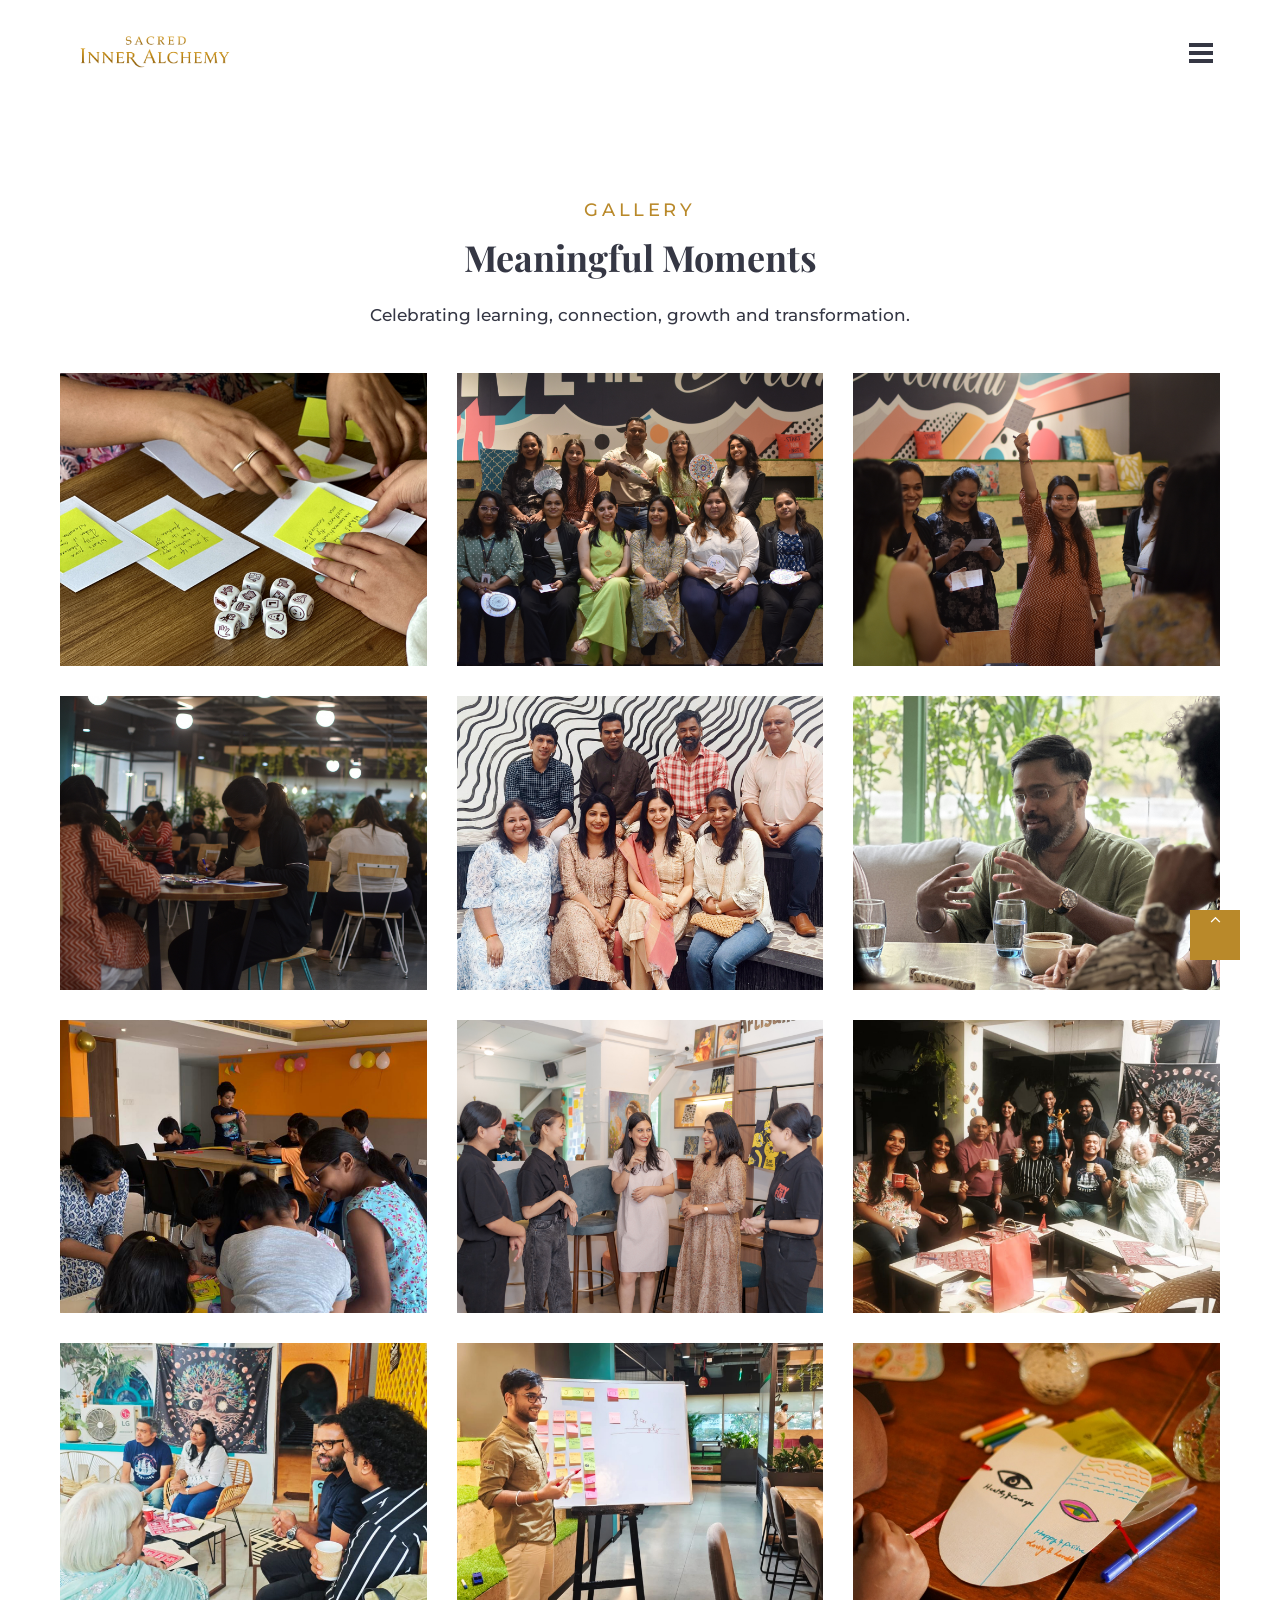
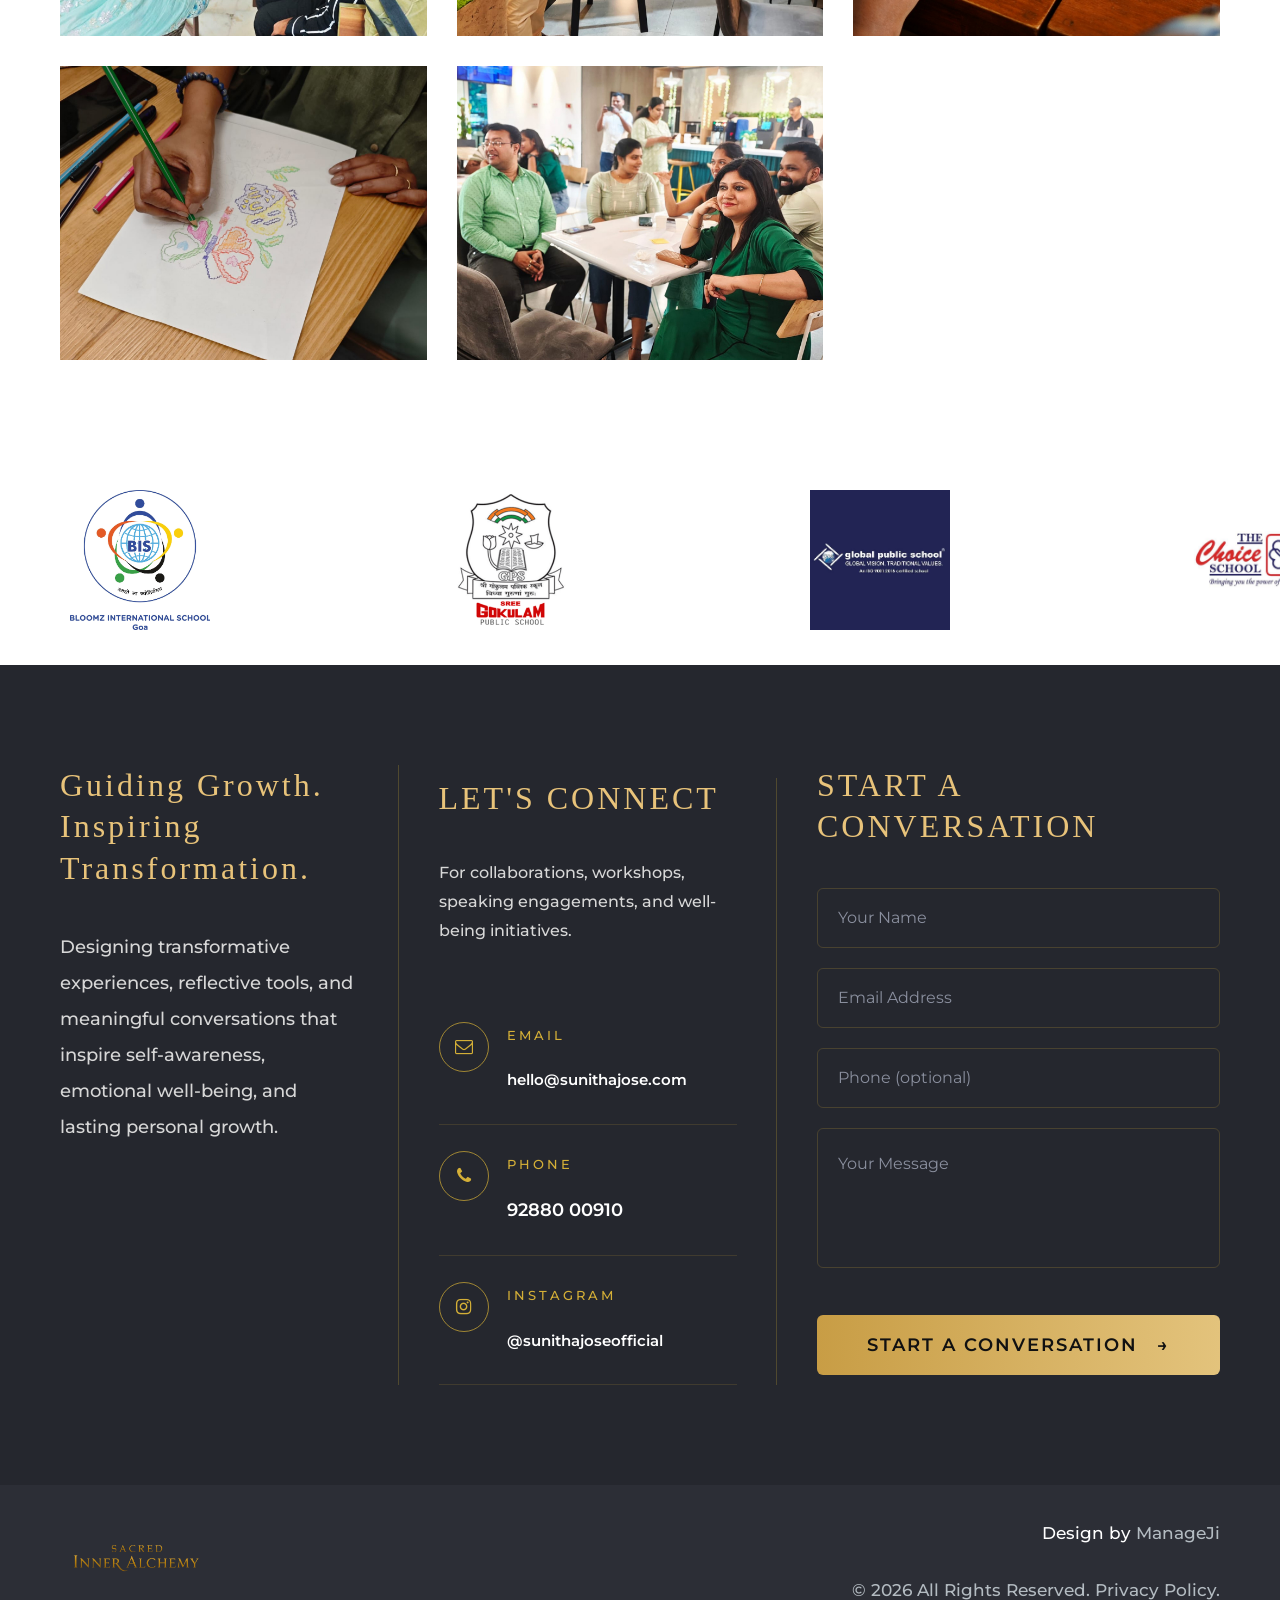
<file: gallery.html>
<!DOCTYPE html>
<html class="wide wow-animation" lang="en">
  <head>
    <title>Gallery - Sunitha Jose - Happiness Coach</title>
    <meta charset="utf-8">
    <meta name="viewport" content="width=device-width, height=device-height, initial-scale=1.0">
    <meta http-equiv="X-UA-Compatible" content="IE=edge">
    <link rel="icon" href="images/favicon.ico" type="image/x-icon">
    <link rel="stylesheet" type="text/css" href="//fonts.googleapis.com/css?family=Montserrat:300,400,500%7CPlayfair+Display:700">
    <link rel="stylesheet" href="css/bootstrap.css">
    <link rel="stylesheet" href="css/fonts.css">
    <link rel="stylesheet" href="css/stylea.css">
	<link rel="stylesheet" href="css/brand.css">
	<link rel="stylesheet" href="css/footera.css?v=20260630">
	<link rel="stylesheet" href="https://cdnjs.cloudflare.com/ajax/libs/font-awesome/4.7.0/css/font-awesome.min.css">
    <style>.ie-panel{display: none;background: #212121;padding: 10px 0;box-shadow: 3px 3px 5px 0 rgba(0,0,0,.3);clear: both;text-align:center;position: relative;z-index: 1;} html.ie-10 .ie-panel, html.lt-ie-10 .ie-panel {display: block;}</style>
  </head>
  <body>
    <div class="ie-panel"><a href="http://windows.microsoft.com/en-US/internet-explorer/"><img src="images/ie8-panel/warning_bar_0000_us.jpg" height="42" width="820" alt="You are using an outdated browser. For a faster, safer browsing experience, upgrade for free today."></a></div>
    <div class="preloader">
      <div class="preloader-body">
        <div class="cssload-container">
          <div class="cssload-speeding-wheel"></div>
        </div>
        <p>Loading...</p>
      </div>
    </div>
    <div class="page">
      <header class="section page-header page-header-main">
        <!--RD Navbar-->
        <div class="rd-navbar-wrap">
          <nav class="rd-navbar rd-navbar-classic" data-layout="rd-navbar-fixed" data-sm-layout="rd-navbar-fixed" data-md-layout="rd-navbar-fixed" data-md-device-layout="rd-navbar-fixed" data-lg-layout="rd-navbar-fixed" data-lg-device-layout="rd-navbar-fixed" data-xl-layout="rd-navbar-sidebar" data-xl-device-layout="rd-navbar-sidebar" data-xxl-layout="rd-navbar-sidebar" data-xxl-device-layout="rd-navbar-sidebar" data-lg-stick-up-offset="46px" data-xl-stick-up-offset="1x" data-xxl-stick-up-offset="1px" data-lg-stick-up="true" data-xl-stick-up="true" data-xxl-stick-up="true">
            <div class="rd-navbar-main-outer">
              <div class="rd-navbar-main">
                <!--RD Navbar Panel-->
                <div class="rd-navbar-panel">
                  <!--RD Navbar Toggle-->
                  <button class="rd-navbar-toggle" data-rd-navbar-toggle=".rd-navbar-nav-wrap"><span></span></button>
                  <!--RD Navbar Brand-->
                  <div class="rd-navbar-brand">
                    <!--Brand--><a class="brand" href="index.html"><img class="brand-logo-dark" src="images/logo-default-300x86.png" alt="" width="150" height="43"/><img class="brand-logo-light" src="images/logo-inverse-300x86.png" alt="" width="150" height="43"/></a>
                  </div>
                </div>
                <div class="rd-navbar-main-element">
                  <div class="rd-navbar-nav-wrap">
                    <ul class="rd-navbar-nav">
                      <li class="rd-nav-item"><a class="rd-nav-link" href="index.html">Home</a></li>
                      <li class="rd-nav-item"><a class="rd-nav-link" href="about.html">About</a></li>
                      <li class="rd-nav-item"><a class="rd-nav-link" href="Sacred-Inner-Alchemy.html">Sacred Inner Alchemy</a></li>
                      <li class="rd-nav-item"><a class="rd-nav-link" href="The-Inner-Craft.html">The Inner Craft</a></li>
					  <li class="rd-nav-item"><a class="rd-nav-link" href="Experiences.html">Experiences</a></li>
					  <li class="rd-nav-item"><a class="rd-nav-link" href="Hello-Feelings.html">Hello Feelings</a></li>
					  <li class="rd-nav-item"><a class="rd-nav-link" href="The-Journal-Advantage.html">The Journal Advantage</a></li>
					  <li class="rd-nav-item"><a class="rd-nav-link" href="Recognition.html">Recognition</a></li>
					  <li class="rd-nav-item"><a class="rd-nav-link" href="Institutional-Engagements.html">Institutional Engagements</a></li>
					  <li class="rd-nav-item"><a class="rd-nav-link" href="Testimonials.html">Testimonials</a></li>
					  <li class="rd-nav-item active"><a class="rd-nav-link" href="gallery.html">Gallery</a></li>
					  <li class="rd-nav-item"><a class="rd-nav-link" href="connect.html">Connect</a></li>
                    </ul>
                    </ul>
                  </div>
                </div>
              </div>
            </div>
          </nav>
        </div>
      </header>
      
	  
	  <!-- Event spaces-->
      <section class="section section-md section-md-big bg-transparent section-relative text-center">
        <div class="container">
          <h6>GALLERY</h6>
          <h3>Meaningful Moments </h3>
		   <p>Celebrating learning, connection, growth and transformation.</p>
          <div class="row row-30" data-lightgallery="group">
            <div class="col-md-6 col-lg-4">
              <article class="event">
                <div class="event-image"><a href="#"><img src="images/gallery/1.jpeg" alt="" width="370" height="282"/></a></div>
              </article>
            </div>
			<div class="col-md-6 col-lg-4">
              <article class="event">
                <div class="event-image"><a href="#"><img src="images/gallery/3.jpeg" alt="" width="370" height="282"/></a></div>
              </article>
            </div>
			<div class="col-md-6 col-lg-4">
              <article class="event">
                <div class="event-image"><a href="#"><img src="images/gallery/4.jpeg" alt="" width="370" height="282"/></a></div>
              </article>
            </div>
			<div class="col-md-6 col-lg-4">
              <article class="event">
                <div class="event-image"><a href="#"><img src="images/gallery/7.jpeg" alt="" width="370" height="282"/></a></div>
              </article>
            </div>
			<div class="col-md-6 col-lg-4">
              <article class="event">
                <div class="event-image"><a href="#"><img src="images/gallery/10.jpeg" alt="" width="370" height="282"/></a></div>
              </article>
            </div>
			<div class="col-md-6 col-lg-4">
              <article class="event">
                <div class="event-image"><a href="#"><img src="images/gallery/11.jpeg" alt="" width="370" height="282"/></a></div>
              </article>
            </div>
			<div class="col-md-6 col-lg-4">
              <article class="event">
                <div class="event-image"><a href="#"><img src="images/gallery/12.jpeg" alt="" width="370" height="282"/></a></div>
              </article>
            </div>
			<div class="col-md-6 col-lg-4">
              <article class="event">
                <div class="event-image"><a href="#"><img src="images/gallery/14.jpeg" alt="" width="370" height="282"/></a></div>
              </article>
            </div>
			<div class="col-md-6 col-lg-4">
              <article class="event">
                <div class="event-image"><a href="#"><img src="images/gallery/15.jpeg" alt="" width="370" height="282"/></a></div>
              </article>
            </div>
			<div class="col-md-6 col-lg-4">
              <article class="event">
                <div class="event-image"><a href="#"><img src="images/gallery/17.jpeg" alt="" width="370" height="282"/></a></div>
              </article>
            </div>
			<div class="col-md-6 col-lg-4">
              <article class="event">
                <div class="event-image"><a href="#"><img src="images/gallery/20.jpeg" alt="" width="370" height="282"/></a></div>
              </article>
            </div>
			<div class="col-md-6 col-lg-4">
              <article class="event">
                <div class="event-image"><a href="#"><img src="images/gallery/22.jpeg" alt="" width="370" height="282"/></a></div>
              </article>
            </div>
			<div class="col-md-6 col-lg-4">
              <article class="event">
                <div class="event-image"><a href="#"><img src="images/gallery/24.jpeg" alt="" width="370" height="282"/></a></div>
              </article>
            </div>
			<div class="col-md-6 col-lg-4">
              <article class="event">
                <div class="event-image"><a href="#"><img src="images/gallery/26.jpeg" alt="" width="370" height="282"/></a></div>
              </article>
            </div>
           
          </div>
        </div>
      </section>
      
	  
	  <!-- Brands Section -->
		<section class="brands-section">
			<div class="brands-slider">

				<div class="brands-track">

					<!-- First Set -->
					<div class="brand-item">
						<img src="images/brands/1.jpeg" alt="Brand 1">
					</div>

					<div class="brand-item">
						<img src="images/brands/2.png" alt="Brand 2">
					</div>

					<div class="brand-item">
						<img src="images/brands/3.jpeg" alt="Brand 3">
					</div>

					<div class="brand-item">
						<img src="images/brands/4.jpeg" alt="Brand 4">
					</div>

					<div class="brand-item">
						<img src="images/brands/5.jpeg" alt="Brand 5">
					</div>

					<div class="brand-item">
						<img src="images/brands/6.jpeg" alt="Brand 6">
					</div>

					<div class="brand-item">
						<img src="images/brands/7.png" alt="Brand 7">
					</div>

					<div class="brand-item">
						<img src="images/brands/8.png" alt="Brand 8">
					</div>

					<div class="brand-item">
						<img src="images/brands/9.jpeg" alt="Brand 9">
					</div>

					<div class="brand-item">
						<img src="images/brands/10.jpeg" alt="Brand 10">
					</div>

					<div class="brand-item">
						<img src="images/brands/11.jpeg" alt="Brand 11">
					</div>

					<div class="brand-item">
						<img src="images/brands/12.jpeg" alt="Brand 12">
					</div>

					<div class="brand-item">
						<img src="images/brands/13.jpeg" alt="Brand 13">
					</div>

					<div class="brand-item">
						<img src="images/brands/14.png" alt="Brand 14">
					</div>
					
					<div class="brand-item">
						<img src="images/brands/15.jpeg" alt="Brand 15">
					</div>

					<!-- Duplicate Set for Infinite Scroll -->
					<div class="brand-item">
						<img src="images/brands/1.jpeg" alt="Brand 1">
					</div>

					<div class="brand-item">
						<img src="images/brands/2.png" alt="Brand 2">
					</div>

					<div class="brand-item">
						<img src="images/brands/3.jpeg" alt="Brand 3">
					</div>

					<div class="brand-item">
						<img src="images/brands/4.jpeg" alt="Brand 4">
					</div>

					<div class="brand-item">
						<img src="images/brands/5.jpeg" alt="Brand 5">
					</div>

					<div class="brand-item">
						<img src="images/brands/6.jpeg" alt="Brand 6">
					</div>

					<div class="brand-item">
						<img src="images/brands/7.png" alt="Brand 7">
					</div>

					<div class="brand-item">
						<img src="images/brands/8.png" alt="Brand 8">
					</div>

					<div class="brand-item">
						<img src="images/brands/9.jpeg" alt="Brand 9">
					</div>

					<div class="brand-item">
						<img src="images/brands/10.jpeg" alt="Brand 10">
					</div>

					<div class="brand-item">
						<img src="images/brands/11.jpeg" alt="Brand 11">
					</div>

					<div class="brand-item">
						<img src="images/brands/12.jpeg" alt="Brand 12">
					</div>

					<div class="brand-item">
						<img src="images/brands/13.jpeg" alt="Brand 13">
					</div>

					<div class="brand-item">
						<img src="images/brands/14.png" alt="Brand 14">
					</div>
					
					<div class="brand-item">
						<img src="images/brands/15.jpeg" alt="Brand 15">
					</div>

				</div>

			</div>
		</section>
	  
	  
	  
	  
<section class="contact-footer">

    <div class="container">

        <div class="contact-wrapper">

            <!-- Column 1 -->
            <div class="contact-intro">

                <h2>Guiding Growth. Inspiring Transformation.</h2>

                <p>
                    Designing transformative experiences, reflective tools,
                    and meaningful conversations that inspire self-awareness,
                    emotional well-being, and lasting personal growth.
                </p>

            </div>

            <!-- Column 2 -->
            <div class="contact-info">

                <h2>LET'S CONNECT</h2>

                <p class="contact-text">
                    For collaborations, workshops, speaking engagements,
                    and well-being initiatives.
                </p>

                <div class="contact-item">

                    <div class="contact-icon">
                        <i class="fa fa-envelope-o"></i>
                    </div>

                    <div class="contact-content">
                        <span>EMAIL</span>

                        <a href="mailto:hello@sunithajose.com">
                            hello@sunithajose.com
                        </a>
                    </div>

                </div>

                <div class="contact-item">

                    <div class="contact-icon">
                        <i class="fa fa-phone"></i>
                    </div>

                    <div class="contact-content">
                        <span>PHONE</span>

                        <a href="tel:+919288000910">
                            92880 00910
                        </a>
                    </div>

                </div>

                <div class="contact-item">

                    <div class="contact-icon">
                        <i class="fa fa-instagram"></i>
                    </div>

                    <div class="contact-content">
                        <span>INSTAGRAM</span>

                        <a href="https://instagram.com/sunithajoseofficial"
                           target="_blank">
                            @sunithajoseofficial
                        </a>
                    </div>

                </div>

            </div>

            <!-- Column 3 -->
            <div class="contact-form-area">

                <h2>START A CONVERSATION</h2>

                <form method="post" action="https://api.web3forms.com/submit" method="POST">
					<input type="hidden" name="access_key" value="caa12398-0a85-4a3f-9f09-d6c62febed64">
                    <div class="form-wrap">
                        <input type="text"
                               name="name"
                               placeholder="Your Name" required>
                    </div>

                    <div class="form-wrap">
                        <input type="email"
                               name="email"
                               placeholder="Email Address" required>
                    </div>

                    <div class="form-wrap">
                        <input type="tel"
                               name="phone"
                               placeholder="Phone (optional)">
                    </div>

                    <div class="form-wrap">
                        <textarea name="message"
                                  placeholder="Your Message" required></textarea>
                    </div>

                    <button class="contact-btn" type="submit">
                        START A CONVERSATION
                        <span>→</span>
                    </button>

                </form>

            </div>

        </div>

    </div>

</section>
	  
	  
	  
	  
      <footer class="footer-classic section bg-gray-900 text-center section-relative">
        <div class="container">
          <div class="row row-15 align-items-center">
            <div class="col-md-4 text-md-left">
              <div class="brand"><a href="index.html"><img src="images/logo-inverse-300x86.png" alt="" width="150" height="43"/></a></div>
            </div>
            <div class="col-md-8 text-md-right">
              Design&nbsp;by&nbsp;<a href="https://www.manageji.com/">ManageJi</a><p class="rights"><span>©</span> <span class="copyright-year"></span><span>&nbsp;</span><span>All Rights Reserved</span><span>.&nbsp;</span><a href="privacy-policy.html">Privacy Policy</a>.
              </p>
            </div>
          </div>
        </div>
      </footer>
    </div>
    <div class="snackbars" id="form-output-global"></div>
    <script src="js/core.min.js"></script>
    <script src="js/script.js"></script>
	<script>
    (function (w, d, s, u) {
    w.gbwawc = {
    url: u,
    options: {
            waId: "+919288000910",
            siteName: "sunithajose",
            siteTag: "1",
            siteLogo: "https://assets.gallabox.com/gb-home/wa-chat-widget/bot+avatars/1.png",
            widgetPosition: "RIGHT",
            triggerMessage: "Buy/Enquire from website",
            welcomeMessage: "Hello! Kindly enter your Name and Phone number. We will get back to you ASAP.",
            brandColor: "#25D366",
            messageText: "",
            replyOptions: ['Buy','Enquire'],
        },
    };
    var h = d.getElementsByTagName(s)[0],
    j = d.createElement(s);
    j.async = true;
    j.src = u + "/whatsapp-widget.min.js?_=" + Math.random();
    h.parentNode.insertBefore(j, h);
    })(window, document, "script", "https://waw.gallabox.com");
</script>
  </body>
</html>
</file>
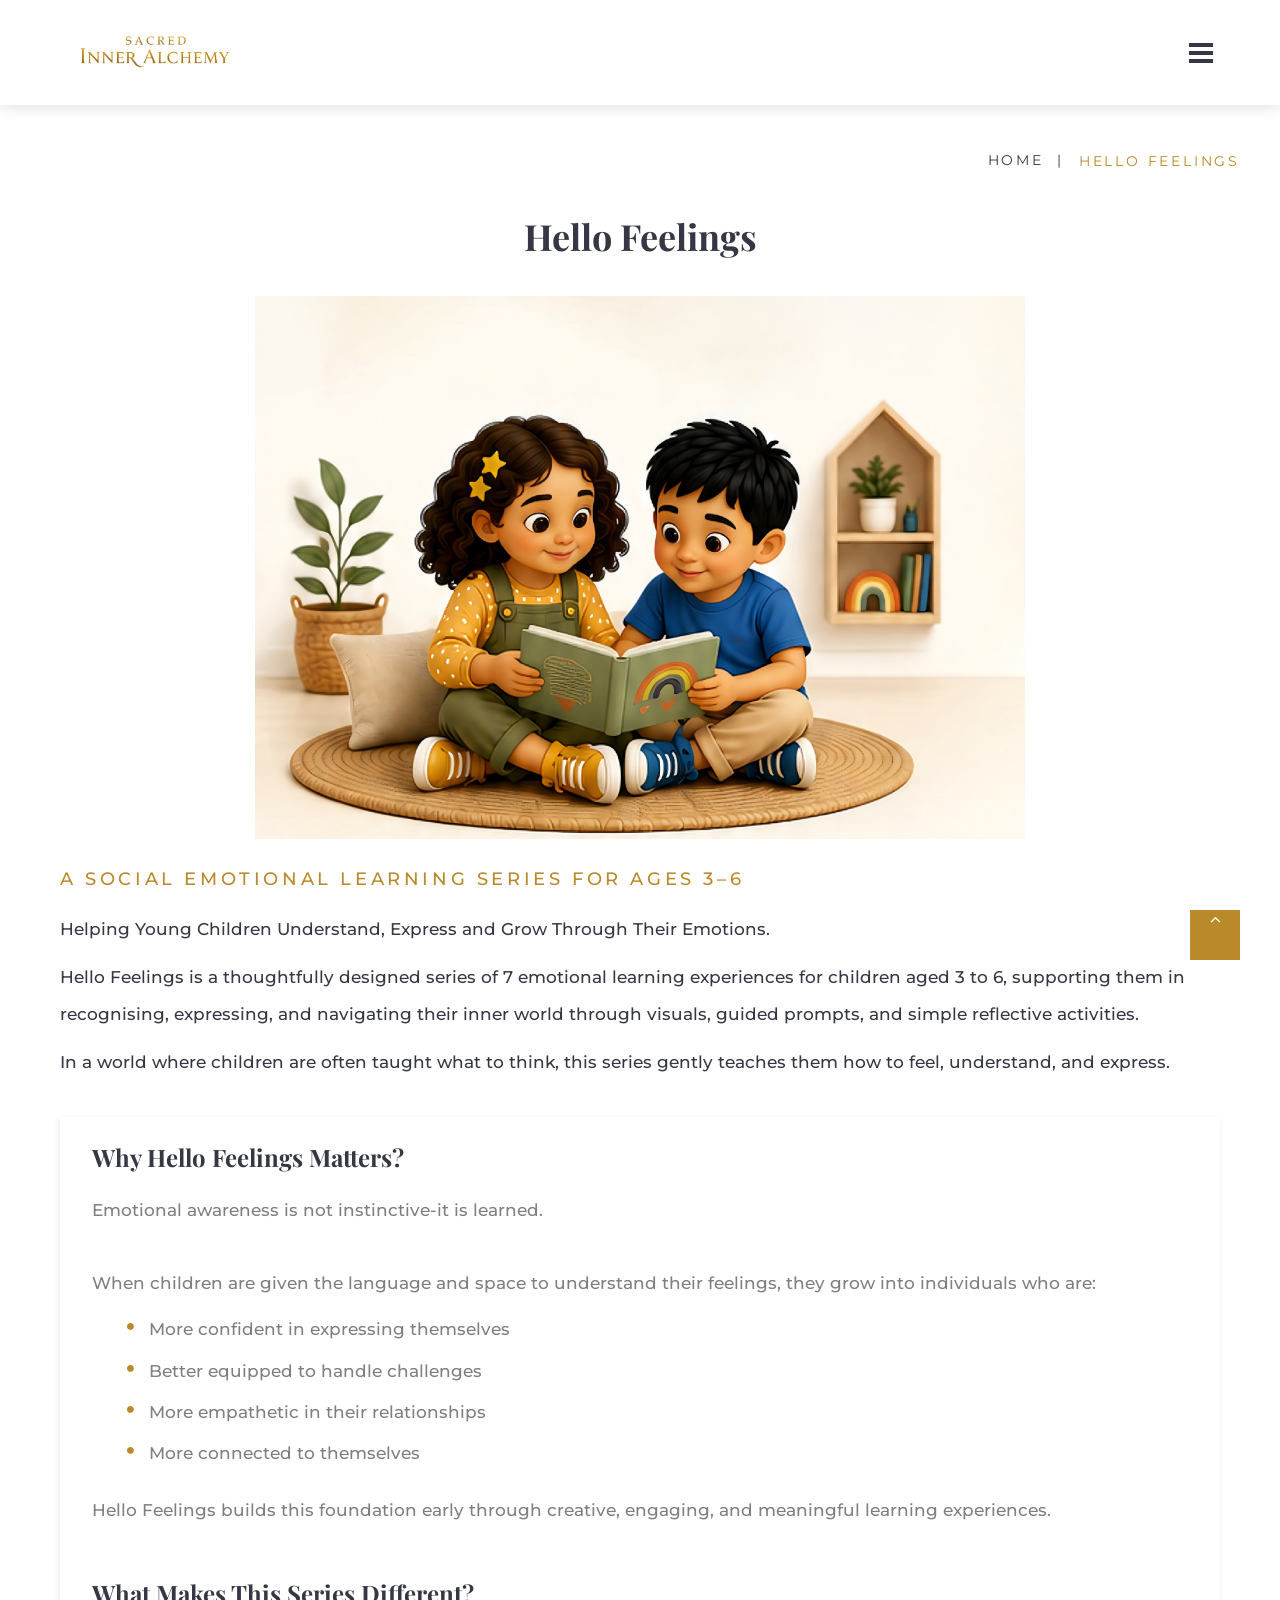
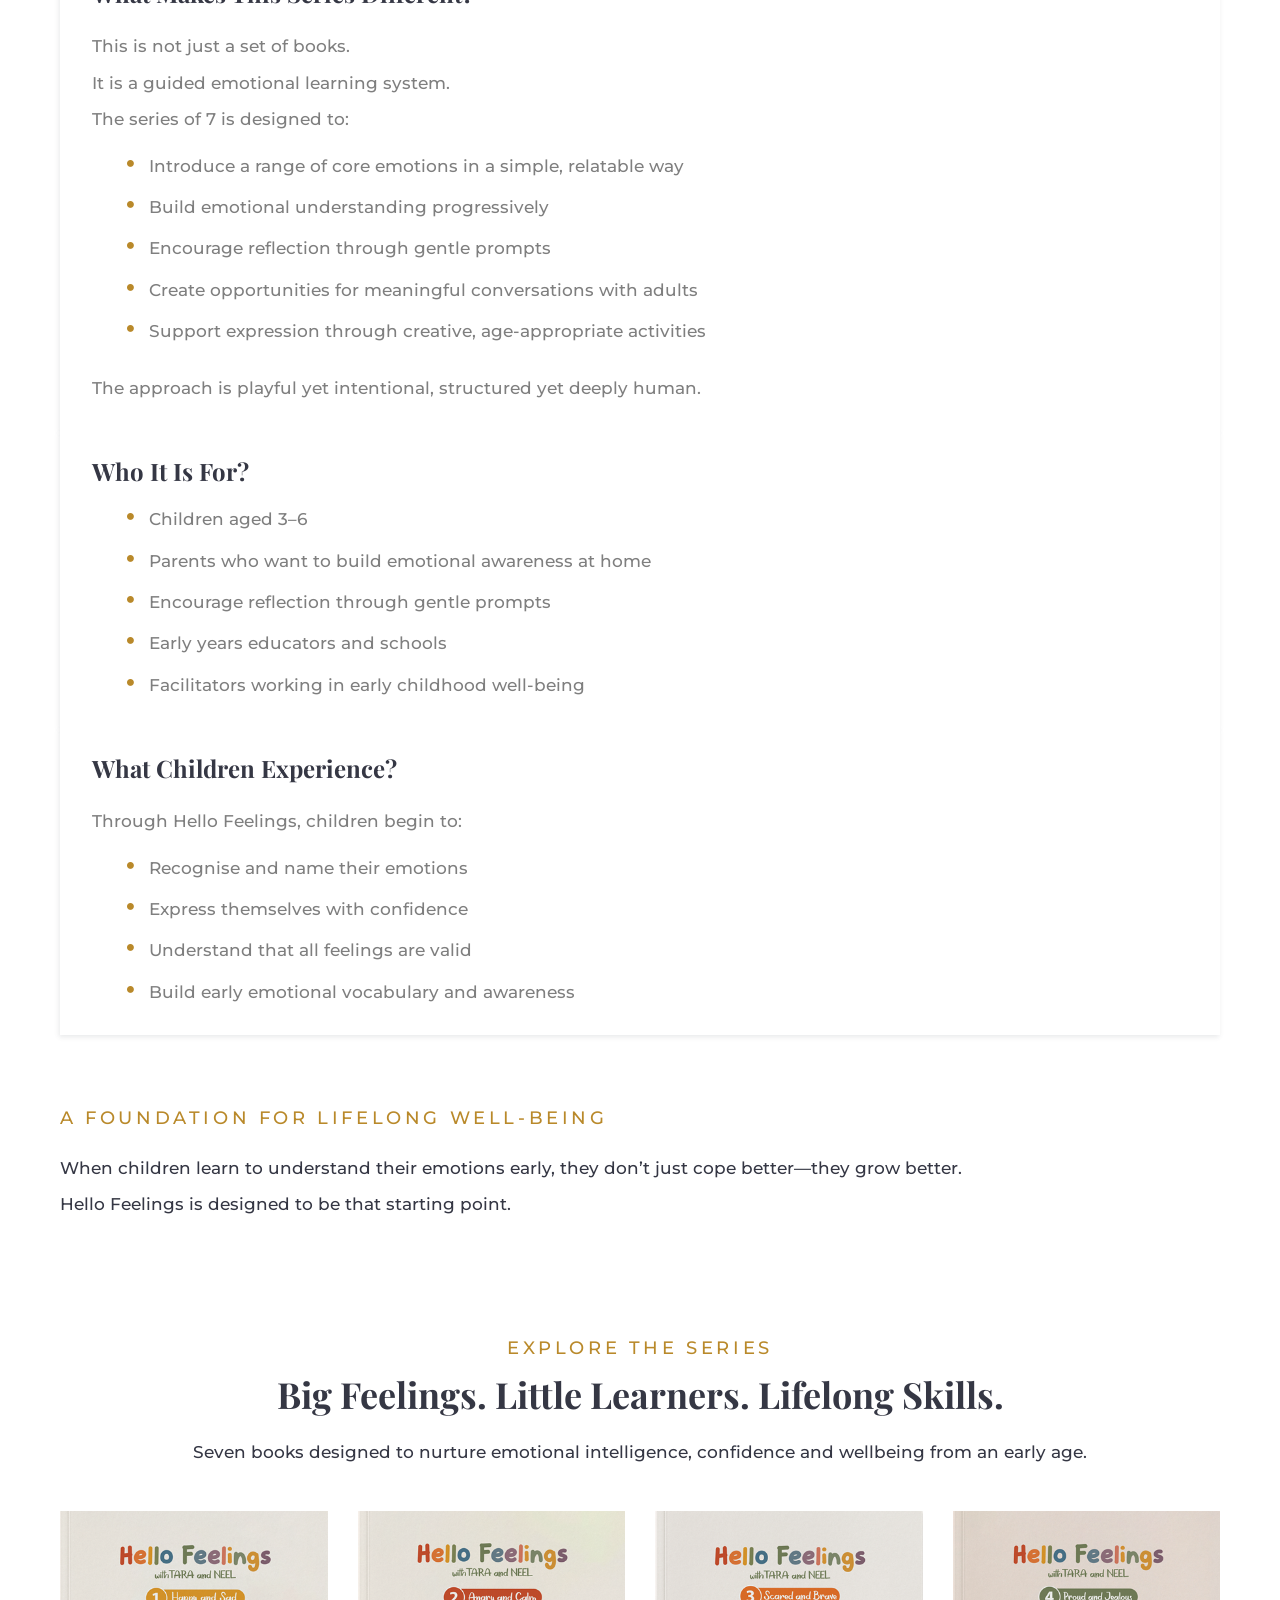
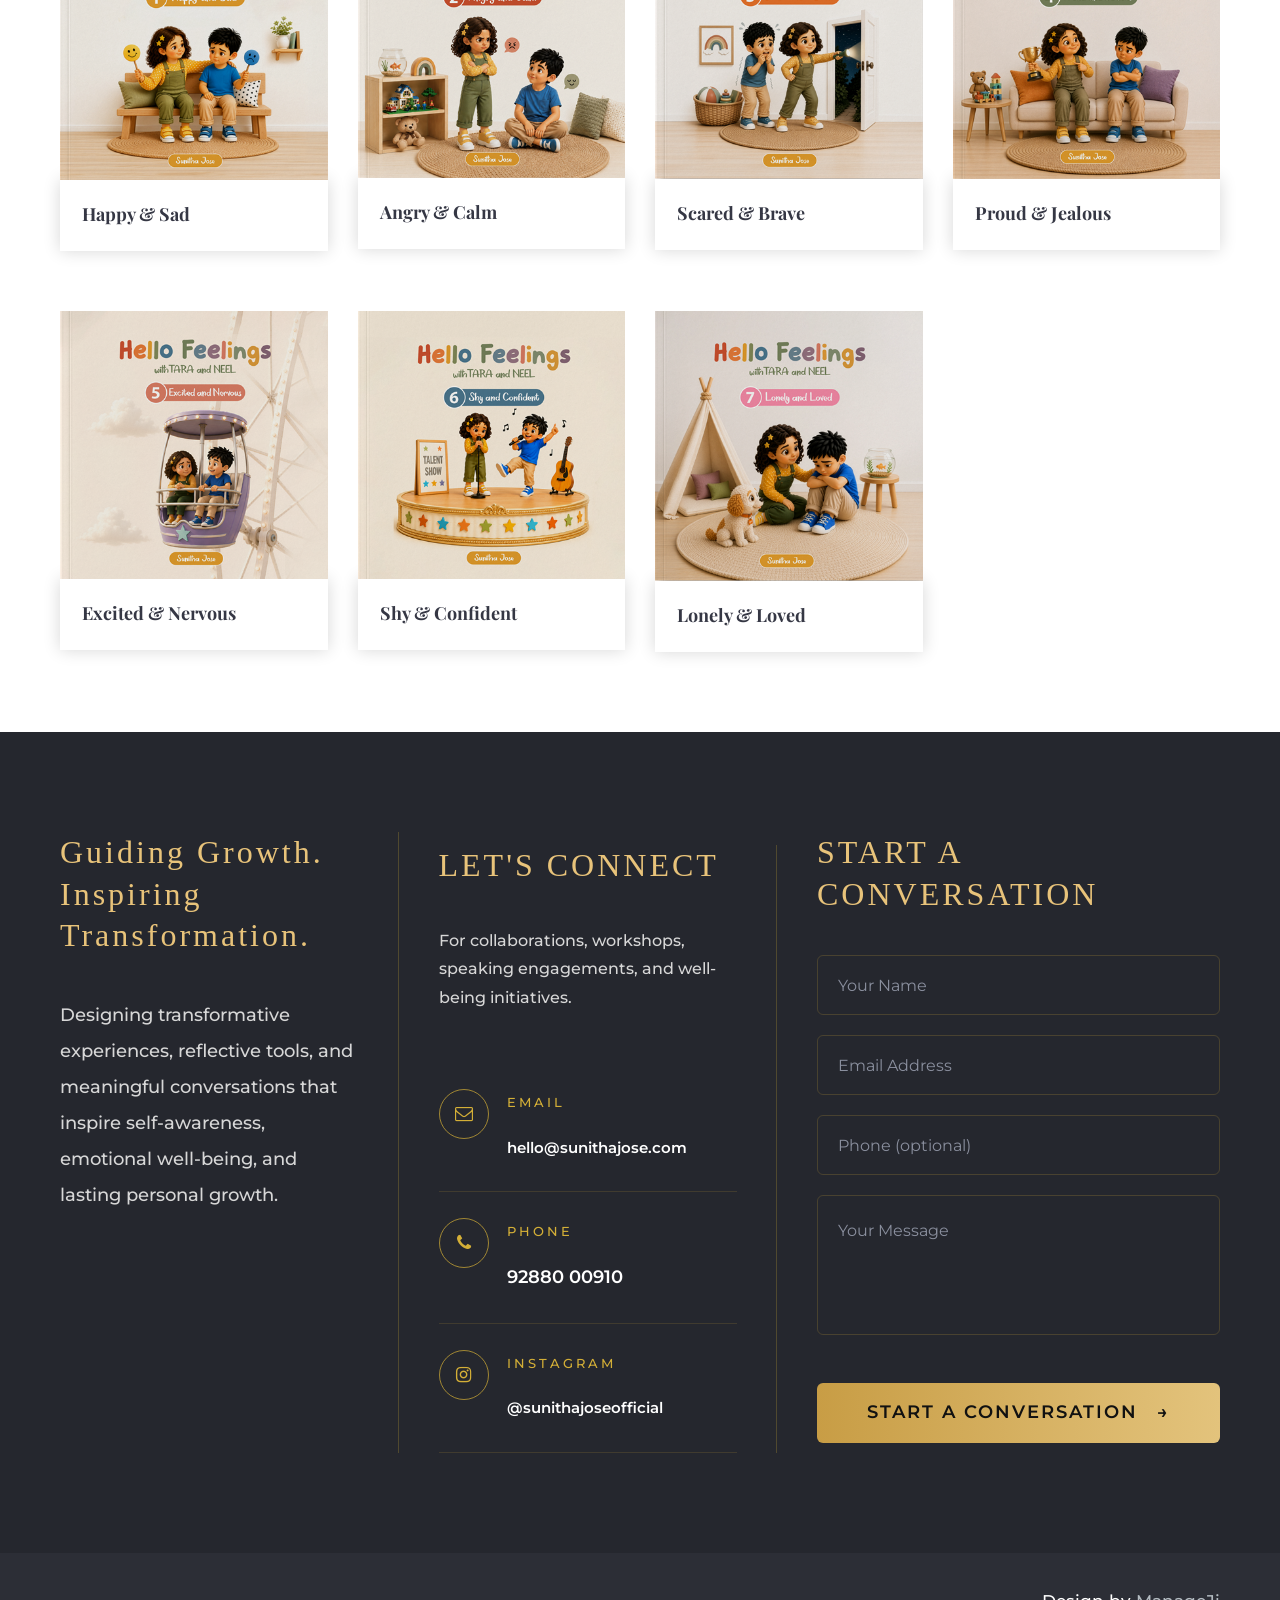
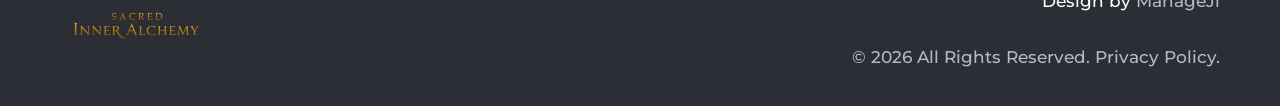
<file: Hello-Feelings.html>
<!DOCTYPE html>
<html class="wide wow-animation" lang="en">
  <head>
    <title>Hello Feelings - Sunitha Jose</title>
    <meta charset="utf-8">
    <meta name="viewport" content="width=device-width, height=device-height, initial-scale=1.0">
    <meta http-equiv="X-UA-Compatible" content="IE=edge">
    <link rel="icon" href="images/favicon.ico" type="image/x-icon">
    <link rel="stylesheet" type="text/css" href="//fonts.googleapis.com/css?family=Montserrat:300,400,500%7CPlayfair+Display:700">
    <link rel="stylesheet" href="css/bootstrap.css">
    <link rel="stylesheet" href="css/fonts.css">
    <link rel="stylesheet" href="css/stylea.css">
	<link rel="stylesheet" href="css/footera.css?v=20260630">
	<link rel="stylesheet" href="https://cdnjs.cloudflare.com/ajax/libs/font-awesome/4.7.0/css/font-awesome.min.css">
    <style>.ie-panel{display: none;background: #212121;padding: 10px 0;box-shadow: 3px 3px 5px 0 rgba(0,0,0,.3);clear: both;text-align:center;position: relative;z-index: 1;} html.ie-10 .ie-panel, html.lt-ie-10 .ie-panel {display: block;}</style>
  </head>
  <body>
    <div class="ie-panel"><a href="http://windows.microsoft.com/en-US/internet-explorer/"><img src="images/ie8-panel/warning_bar_0000_us.jpg" height="42" width="820" alt="You are using an outdated browser. For a faster, safer browsing experience, upgrade for free today."></a></div>
    <div class="preloader">
      <div class="preloader-body">
        <div class="cssload-container">
          <div class="cssload-speeding-wheel"></div>
        </div>
        <p>Loading...</p>
      </div>
    </div>
    <div class="page">
      <header class="section page-header">
        <!--RD Navbar-->
        <div class="rd-navbar-wrap">
          <nav class="rd-navbar rd-navbar-classic" data-layout="rd-navbar-fixed" data-sm-layout="rd-navbar-fixed" data-md-layout="rd-navbar-fixed" data-md-device-layout="rd-navbar-fixed" data-lg-layout="rd-navbar-fixed" data-lg-device-layout="rd-navbar-fixed" data-xl-layout="rd-navbar-sidebar" data-xl-device-layout="rd-navbar-sidebar" data-xxl-layout="rd-navbar-sidebar" data-xxl-device-layout="rd-navbar-sidebar" data-lg-stick-up-offset="46px" data-xl-stick-up-offset="1x" data-xxl-stick-up-offset="1px" data-lg-stick-up="true" data-xl-stick-up="true" data-xxl-stick-up="true">
            <div class="rd-navbar-main-outer">
              <div class="rd-navbar-main">
                <!--RD Navbar Panel-->
                <div class="rd-navbar-panel">
                  <!--RD Navbar Toggle-->
                  <button class="rd-navbar-toggle" data-rd-navbar-toggle=".rd-navbar-nav-wrap"><span></span></button>
                  <!--RD Navbar Brand-->
                  <div class="rd-navbar-brand">
                    <!--Brand--><a class="brand" href="index.html"><img class="brand-logo-dark" src="images/logo-default-300x86.png" alt="" width="150" height="43"/><img class="brand-logo-light" src="images/logo-inverse-300x86.png" alt="" width="150" height="43"/></a>
                  </div>
                </div>
                <div class="rd-navbar-main-element">
                  <div class="rd-navbar-nav-wrap">
                    <ul class="rd-navbar-nav">
                      <li class="rd-nav-item"><a class="rd-nav-link" href="index.html">Home</a></li>
                      <li class="rd-nav-item"><a class="rd-nav-link" href="about.html">About</a></li>
                      <li class="rd-nav-item"><a class="rd-nav-link" href="Sacred-Inner-Alchemy.html">Sacred Inner Alchemy</a></li>
                      <li class="rd-nav-item"><a class="rd-nav-link" href="The-Inner-Craft.html">The Inner Craft</a></li>
					  <li class="rd-nav-item"><a class="rd-nav-link" href="Experiences.html">Experiences</a></li>
					  <li class="rd-nav-item active"><a class="rd-nav-link" href="Hello-Feelings.html">Hello Feelings</a></li>
					  <li class="rd-nav-item"><a class="rd-nav-link" href="The-Journal-Advantage.html">The Journal Advantage</a></li>
					  <li class="rd-nav-item"><a class="rd-nav-link" href="Recognition.html">Recognition</a></li>
					  <li class="rd-nav-item"><a class="rd-nav-link" href="Institutional-Engagements.html">Institutional Engagements</a></li>
					  <li class="rd-nav-item"><a class="rd-nav-link" href="Testimonials.html">Testimonials</a></li>
					  <li class="rd-nav-item"><a class="rd-nav-link" href="gallery.html">Gallery</a></li>
					  <li class="rd-nav-item"><a class="rd-nav-link" href="connect.html">Connect</a></li>
                    </ul>
                  </div>
                </div>
              </div>
            </div>
          </nav>
        </div>
      </header>
      <!-- Breadcrumbs-->
      <section class="breadcrumbs-custom bg-transparent">
        <div class="container">
          <ul class="breadcrumbs-custom-path">
            <li><a href="index.html">Home</a></li>
            <li class="active">Hello Feelings</li>
          </ul>
        </div>
      </section>
     
	 
	  <!--Image Left-->
      <section class="section section-lg section-relative bg-transparent">
        <div class="container">
          <div class="row row-30 flex-lg-row-reverse align-items-center">
            <div class="col-lg-10 col-xl-12">
			
              <div class="row row-30">
			  
			  
			  <div class="col-md-12">
			 
			  <div style="display: flex; justify-content: center; align-items: center;">
				
				  <h3>Hello Feelings</h3>
				</div>
				<div style="display: flex; justify-content: center; align-items: center;">
				
				  </br>
				  <h3>&nbsp;</h3>
				</div>
				<div style="display: flex; justify-content: center; align-items: center;">
				
				  <img src="images/Hello_Feelings/hello_feelings.png" alt="" width="770" height="480"/>
				</div>
				
                   
					  </div>
					  
      
                <div class="col-md-12">
                  <h6>A Social Emotional Learning Series for Ages 3–6</h6>
				  <p>Helping Young Children Understand, Express and Grow Through Their Emotions.</p>
				  <p>Hello Feelings is a thoughtfully designed series of 7 emotional learning experiences for children aged 3 to 6, supporting them in recognising, expressing, and navigating their inner world through visuals, guided prompts, and simple reflective activities.</p>
				  <p>In a world where children are often taught what to think, this series gently teaches them how to feel, understand, and express.</br></br></p>
				  </div>
              </div>
            </div>
          </div>
		            
					
			<!--Bootstrap card-->
			<article class="card card-custom card-corporate">
			  <div class="collapse show" id="accordion1-card-body-kuelmpjn1" aria-labelledby="accordion1-card-head-lbatsmkh1" data-parent="#accordion1" role="tabpanel">
				<div class="card-body">
					<h4>Why Hello Feelings Matters?</h4>
				  <p>Emotional awareness is not instinctive-it is learned.</br></br>
				When children are given the language and space to understand their feelings, they grow into individuals who are:</p>
				<ul class="list-marked">
                <li>More confident in expressing themselves</li>
                <li>Better equipped to handle challenges</li>
				<li>More empathetic in their relationships</li>
				<li>More connected to themselves</li>
              </ul>
			  <p>
				Hello Feelings builds this foundation early through creative, engaging, and meaningful learning experiences.
				  </p>
				</div>
			  </div>
			</article>
			
			<!--Bootstrap card-->
			<article class="card card-custom card-corporate">
			  <div class="collapse show" id="accordion1-card-body-kuelmpjn2" aria-labelledby="accordion1-card-head-lbatsmkh2" data-parent="#accordion1" role="tabpanel">
				<div class="card-body">
				<h4>What Makes This Series Different?</h4>
				  <p>This is not just a set of books.</br>
				It is a guided emotional learning system.</br>
				The series of 7 is designed to:</p>
				<ul class="list-marked">
                <li>Introduce a range of core emotions in a simple, relatable way</li>
                <li>Build emotional understanding progressively</li>
				<li>Encourage reflection through gentle prompts</li>
				<li>Create opportunities for meaningful conversations with adults</li>
				<li>Support expression through creative, age-appropriate activities</li>
              </ul>
			  <p>
				The approach is playful yet intentional, structured yet deeply human.
				  </p>
				</div>
			  </div>
			</article>
			
			<!--Bootstrap card-->
			<article class="card card-custom card-corporate">
			  <div class="collapse show" id="accordion1-card-body-kuelmpjn3" aria-labelledby="accordion1-card-head-lbatsmkh3" data-parent="#accordion1" role="tabpanel">
				<div class="card-body">
				<h4>Who It Is For?</h4>
				  <ul class="list-marked">
                <li>Children aged 3–6</li>
                <li>Parents who want to build emotional awareness at home</li>
				<li>Encourage reflection through gentle prompts</li>
				<li>Early years educators and schools</li>
				<li>Facilitators working in early childhood well-being</li>
              </ul>
				</div>
			  </div>
			</article>
			
			<!--Bootstrap card-->
			<article class="card card-custom card-corporate">
			  <div class="collapse show" id="accordion1-card-body-kuelmpjn4" aria-labelledby="accordion1-card-head-lbatsmkh4" data-parent="#accordion1" role="tabpanel">
				<div class="card-body">
				<h4>What Children Experience?</h4>
				  <p>Through Hello Feelings, children begin to:</p>
<ul class="list-marked">
                <li>Recognise and name their emotions</li>
                <li>Express themselves with confidence</li>
				<li>Understand that all feelings are valid</li>
				<li>Build early emotional vocabulary and awareness</li>
				
              </ul>
			  
				</div>
			  </div>
			</article>
			</br></br>
			 <h6>A Foundation for Lifelong Well-being</h6>
				<p>When children learn to understand their emotions early, they don’t just cope better—they grow better.</br>
				Hello Feelings is designed to be that starting point.
			 </p>
			
        </div>
      </section>
      
	  
	  <!-- Learning Classes-->
      <section class="section section-md bg-transparent section-relative text-center">
        <div class="container">
          <h6>Explore the Series</h6>
          <h3>Big Feelings. Little Learners. Lifelong Skills.</h3>
		  <p>Seven books designed to nurture emotional intelligence, confidence and wellbeing from an early age.
          </p>
          <div class="row row-30">
            <div class="col-md-6 col-lg-4 col-xl-3">
              <article class="course">
                <div class="course-img"><a href="#"><img src="images/Hello_Feelings/COVER-1.png" alt="" width="270" height="289"/></a></div>
                <div class="course-body">
					<div class="course-title">
					<h5><a href="#">Happy & Sad</a></h5>
				  </div>
                </div>
              </article>
            </div>
            <div class="col-md-6 col-lg-4 col-xl-3">
              <article class="course">
                <div class="course-img"><a href="#"><img src="images/Hello_Feelings/COVER-2.png" alt="" width="270" height="289"/></a></div>
                <div class="course-body">
					<div class="course-title">
						<h5><a href="#">Angry & Calm</a></h5>
					  </div>
                </div>
              </article>
            </div>
            <div class="col-md-6 col-lg-4 col-xl-3">
              <article class="course">
                <div class="course-img"><a href="#"><img src="images/Hello_Feelings/COVER-3.png" alt="" width="270" height="289"/></a></div>
                <div class="course-body">
					 <div class="course-title">
						<h5><a href="#">Scared & Brave</a></h5>
					  </div>
                </div>
              </article>
            </div>
            <div class="col-md-6 col-lg-4 col-xl-3">
              <article class="course">
                <div class="course-img"><a href="#"><img src="images/Hello_Feelings/COVER-4.png" alt="" width="270" height="289"/></a></div>
                <div class="course-body">
					<div class="course-title">
						<h5><a href="#">Proud & Jealous</a></h5>
					  </div>
                </div>
              </article>
            </div>
          </div>
		  
		  
		  <div class="row row-30">
            <div class="col-md-6 col-lg-3 col-xl-3">
              <article class="course">
                <div class="course-img"><a href="#"><img src="images/Hello_Feelings/COVER-5.png" alt="" width="270" height="289"/></a></div>
                <div class="course-body">
					<div class="course-title">
					<h5><a href="#">Excited & Nervous</a></h5>
				  </div>
                </div>
              </article>
            </div>
            <div class="col-md-6 col-lg-3 col-xl-3">
              <article class="course">
                <div class="course-img"><a href="#"><img src="images/Hello_Feelings/COVER-6.png" alt="" width="270" height="289"/></a></div>
                <div class="course-body">
					<div class="course-title">
						<h5><a href="#">Shy & Confident</a></h5>
					  </div>
                </div>
              </article>
            </div>
            <div class="col-md-6 col-lg-3 col-xl-3">
              <article class="course">
                <div class="course-img"><a href="#"><img src="images/Hello_Feelings/COVER-7.png" alt="" width="270" height="289"/></a></div>
                <div class="course-body">
					 <div class="course-title">
						<h5><a href="#">Lonely & Loved</a></h5>
					  </div>
                </div>
              </article>
            </div>
          </div>
		  
		  
        </div>
      </section>
	 
	  
	  
	  
<section class="contact-footer">

    <div class="container">

        <div class="contact-wrapper">

            <!-- Column 1 -->
            <div class="contact-intro">

                <h2>Guiding Growth. Inspiring Transformation.</h2>

                <p>
                    Designing transformative experiences, reflective tools,
                    and meaningful conversations that inspire self-awareness,
                    emotional well-being, and lasting personal growth.
                </p>

            </div>

            <!-- Column 2 -->
            <div class="contact-info">

                <h2>LET'S CONNECT</h2>

                <p class="contact-text">
                    For collaborations, workshops, speaking engagements,
                    and well-being initiatives.
                </p>

                <div class="contact-item">

                    <div class="contact-icon">
                        <i class="fa fa-envelope-o"></i>
                    </div>

                    <div class="contact-content">
                        <span>EMAIL</span>

                        <a href="mailto:hello@sunithajose.com">
                            hello@sunithajose.com
                        </a>
                    </div>

                </div>

                <div class="contact-item">

                    <div class="contact-icon">
                        <i class="fa fa-phone"></i>
                    </div>

                    <div class="contact-content">
                        <span>PHONE</span>

                        <a href="tel:+919288000910">
                            92880 00910
                        </a>
                    </div>

                </div>

                <div class="contact-item">

                    <div class="contact-icon">
                        <i class="fa fa-instagram"></i>
                    </div>

                    <div class="contact-content">
                        <span>INSTAGRAM</span>

                        <a href="https://instagram.com/sunithajoseofficial"
                           target="_blank">
                            @sunithajoseofficial
                        </a>
                    </div>

                </div>

            </div>

            <!-- Column 3 -->
            <div class="contact-form-area">

                <h2>START A CONVERSATION</h2>

                <form method="post" action="https://api.web3forms.com/submit" method="POST">
					<input type="hidden" name="access_key" value="caa12398-0a85-4a3f-9f09-d6c62febed64">
                    <div class="form-wrap">
                        <input type="text"
                               name="name"
                               placeholder="Your Name" required>
                    </div>

                    <div class="form-wrap">
                        <input type="email"
                               name="email"
                               placeholder="Email Address" required>
                    </div>

                    <div class="form-wrap">
                        <input type="tel"
                               name="phone"
                               placeholder="Phone (optional)">
                    </div>

                    <div class="form-wrap">
                        <textarea name="message"
                                  placeholder="Your Message" required></textarea>
                    </div>

                    <button class="contact-btn" type="submit">
                        START A CONVERSATION
                        <span>→</span>
                    </button>

                </form>

            </div>

        </div>

    </div>

</section>
	  
	  
     
      <footer class="footer-classic section bg-gray-900 text-center section-relative">
        <div class="container">
          <div class="row row-15 align-items-center">
            <div class="col-md-4 text-md-left">
              <div class="brand"><a href="index.html"><img src="images/logo-inverse-300x86.png" alt="" width="150" height="43"/></a></div>
            </div>
            <div class="col-md-8 text-md-right">
              Design&nbsp;by&nbsp;<a href="https://www.manageji.com/">ManageJi</a><p class="rights"><span>©</span> <span class="copyright-year"></span><span>&nbsp;</span><span>All Rights Reserved</span><span>.&nbsp;</span><a href="privacy-policy.html">Privacy Policy</a>.
              </p>
            </div>
          </div>
        </div>
      </footer>
    </div>
    <div class="snackbars" id="form-output-global"></div>
    <script src="js/core.min.js"></script>
    <script src="js/script.js"></script>
	<script>
    (function (w, d, s, u) {
    w.gbwawc = {
    url: u,
    options: {
            waId: "+919288000910",
            siteName: "sunithajose",
            siteTag: "1",
            siteLogo: "https://assets.gallabox.com/gb-home/wa-chat-widget/bot+avatars/1.png",
            widgetPosition: "RIGHT",
            triggerMessage: "Buy/Enquire from website",
            welcomeMessage: "Hello! Kindly enter your Name and Phone number. We will get back to you ASAP.",
            brandColor: "#25D366",
            messageText: "",
            replyOptions: ['Buy','Enquire'],
        },
    };
    var h = d.getElementsByTagName(s)[0],
    j = d.createElement(s);
    j.async = true;
    j.src = u + "/whatsapp-widget.min.js?_=" + Math.random();
    h.parentNode.insertBefore(j, h);
    })(window, document, "script", "https://waw.gallabox.com");
</script>
  </body>
</html>
</file>
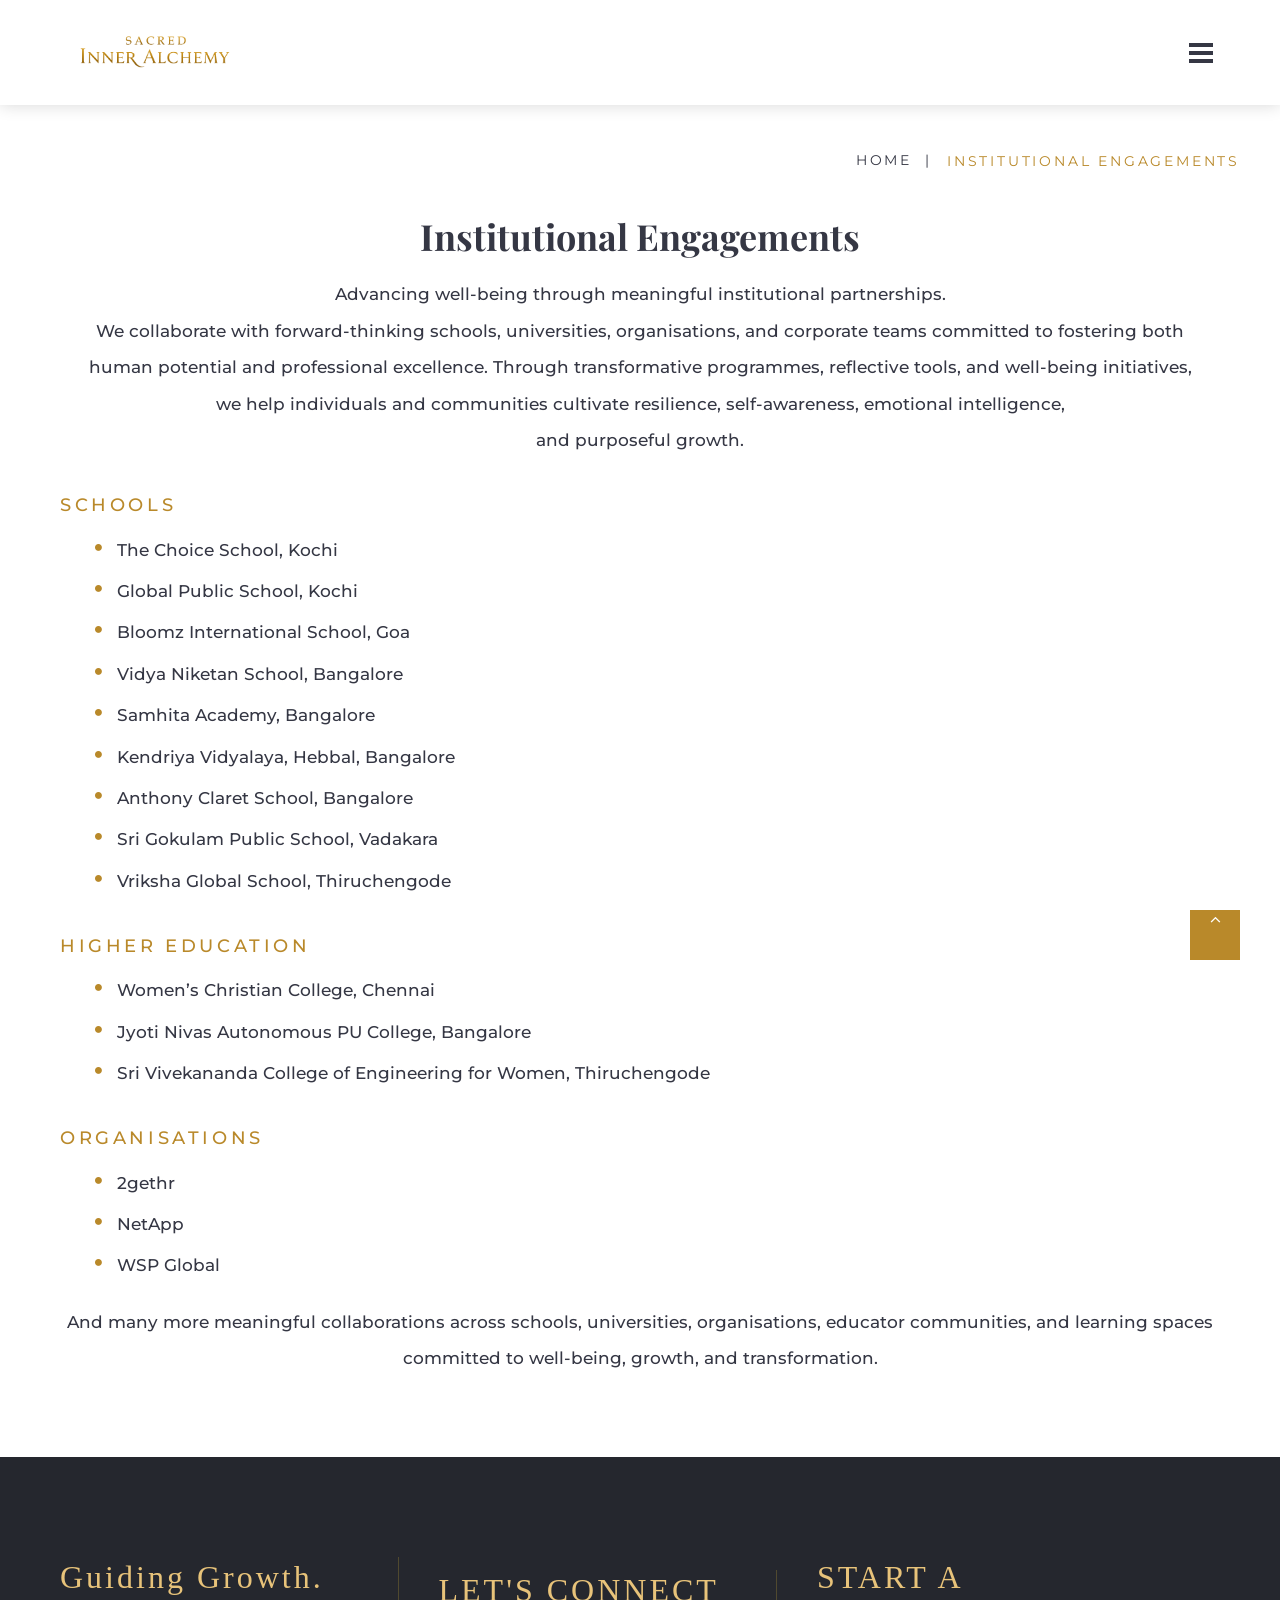
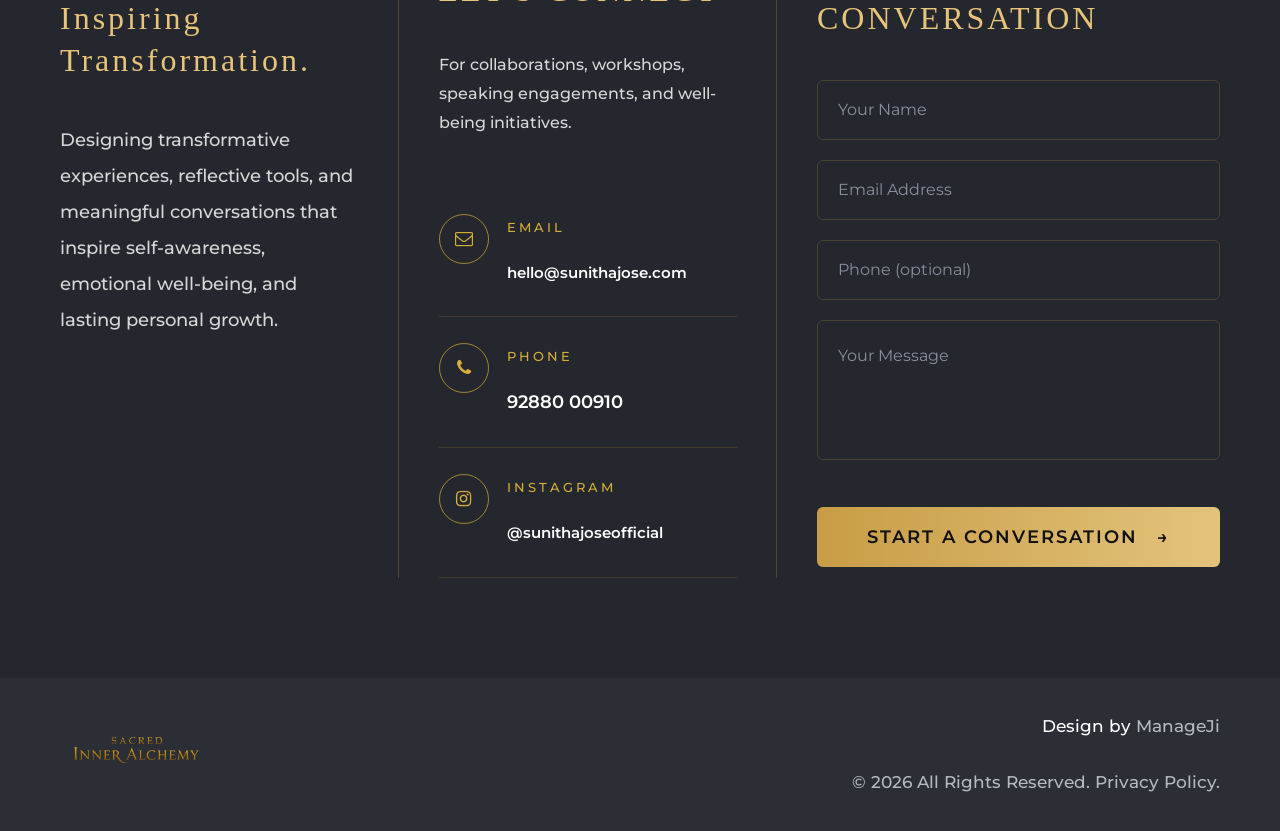
<file: Institutional-Engagements.html>
<!DOCTYPE html>
<html class="wide wow-animation" lang="en">
  <head>
    <title>Institutional Engagements - Sunitha Jose</title>
    <meta charset="utf-8">
    <meta name="viewport" content="width=device-width, height=device-height, initial-scale=1.0">
    <meta http-equiv="X-UA-Compatible" content="IE=edge">
    <link rel="icon" href="images/favicon.ico" type="image/x-icon">
    <link rel="stylesheet" type="text/css" href="//fonts.googleapis.com/css?family=Montserrat:300,400,500%7CPlayfair+Display:700">
    <link rel="stylesheet" href="css/bootstrap.css">
    <link rel="stylesheet" href="css/fonts.css">
    <link rel="stylesheet" href="css/stylea.css">
	<link rel="stylesheet" href="css/footera.css?v=20260630">
	<link rel="stylesheet" href="https://cdnjs.cloudflare.com/ajax/libs/font-awesome/4.7.0/css/font-awesome.min.css">
    <style>.ie-panel{display: none;background: #212121;padding: 10px 0;box-shadow: 3px 3px 5px 0 rgba(0,0,0,.3);clear: both;text-align:center;position: relative;z-index: 1;} html.ie-10 .ie-panel, html.lt-ie-10 .ie-panel {display: block;}</style>
  </head>
  <body>
    <div class="ie-panel"><a href="http://windows.microsoft.com/en-US/internet-explorer/"><img src="images/ie8-panel/warning_bar_0000_us.jpg" height="42" width="820" alt="You are using an outdated browser. For a faster, safer browsing experience, upgrade for free today."></a></div>
    <div class="preloader">
      <div class="preloader-body">
        <div class="cssload-container">
          <div class="cssload-speeding-wheel"></div>
        </div>
        <p>Loading...</p>
      </div>
    </div>
    <div class="page">
      <header class="section page-header">
        <!--RD Navbar-->
        <div class="rd-navbar-wrap">
          <nav class="rd-navbar rd-navbar-classic" data-layout="rd-navbar-fixed" data-sm-layout="rd-navbar-fixed" data-md-layout="rd-navbar-fixed" data-md-device-layout="rd-navbar-fixed" data-lg-layout="rd-navbar-fixed" data-lg-device-layout="rd-navbar-fixed" data-xl-layout="rd-navbar-sidebar" data-xl-device-layout="rd-navbar-sidebar" data-xxl-layout="rd-navbar-sidebar" data-xxl-device-layout="rd-navbar-sidebar" data-lg-stick-up-offset="46px" data-xl-stick-up-offset="1x" data-xxl-stick-up-offset="1px" data-lg-stick-up="true" data-xl-stick-up="true" data-xxl-stick-up="true">
            <div class="rd-navbar-main-outer">
              <div class="rd-navbar-main">
                <!--RD Navbar Panel-->
                <div class="rd-navbar-panel">
                  <!--RD Navbar Toggle-->
                  <button class="rd-navbar-toggle" data-rd-navbar-toggle=".rd-navbar-nav-wrap"><span></span></button>
                  <!--RD Navbar Brand-->
                  <div class="rd-navbar-brand">
                    <!--Brand--><a class="brand" href="index.html"><img class="brand-logo-dark" src="images/logo-default-300x86.png" alt="" width="150" height="43"/><img class="brand-logo-light" src="images/logo-inverse-300x86.png" alt="" width="150" height="43"/></a>
                  </div>
                </div>
                <div class="rd-navbar-main-element">
                  <div class="rd-navbar-nav-wrap">
                    <ul class="rd-navbar-nav">
                      <li class="rd-nav-item"><a class="rd-nav-link" href="index.html">Home</a></li>
                      <li class="rd-nav-item"><a class="rd-nav-link" href="about.html">About</a></li>
                      <li class="rd-nav-item"><a class="rd-nav-link" href="Sacred-Inner-Alchemy.html">Sacred Inner Alchemy</a></li>
                      <li class="rd-nav-item"><a class="rd-nav-link" href="The-Inner-Craft.html">The Inner Craft</a></li>
					  <li class="rd-nav-item"><a class="rd-nav-link" href="Experiences.html">Experiences</a></li>
					  <li class="rd-nav-item"><a class="rd-nav-link" href="Hello-Feelings.html">Hello Feelings</a></li>
					  <li class="rd-nav-item"><a class="rd-nav-link" href="The-Journal-Advantage.html">The Journal Advantage</a></li>
					  <li class="rd-nav-item"><a class="rd-nav-link" href="Recognition.html">Recognition</a></li>
					  <li class="rd-nav-item active"><a class="rd-nav-link" href="Institutional-Engagements.html">Institutional Engagements</a></li>
					  <li class="rd-nav-item"><a class="rd-nav-link" href="Testimonials.html">Testimonials</a></li>
					  <li class="rd-nav-item"><a class="rd-nav-link" href="gallery.html">Gallery</a></li>
					  <li class="rd-nav-item"><a class="rd-nav-link" href="connect.html">Connect</a></li>
                    </ul>
                  </div>
                </div>
              </div>
            </div>
          </nav>
        </div>
      </header>
      <!-- Breadcrumbs-->
      <section class="breadcrumbs-custom bg-transparent">
        <div class="container">
          <ul class="breadcrumbs-custom-path">
            <li><a href="index.html">Home</a></li>
            <li class="active">Institutional Engagements</li>
          </ul>
        </div>
      </section>
     
	 
	 <!-- Services-->
      <section class="section section-md bg-transparent section-relative text-center">
        
        <div class="container">
          <h3>Institutional Engagements</h3>
           <p>Advancing well-being through meaningful institutional partnerships.</p>
		   
		    <div class="col-md-12">
					  <p>We collaborate with forward-thinking schools, universities, organisations, and corporate teams committed to fostering both human potential and professional excellence. Through transformative programmes, reflective tools, and well-being initiatives, we help individuals and communities cultivate resilience, self-awareness, emotional intelligence, </br>and purposeful growth.
				  </p>
					  </div>
					  
					  </br>
					  <div style="text-align: left;">
					  <h6>Schools</h6>
					</div>
				   <ul class="list-marked">
                <li>The Choice School, Kochi</li>
				<li>Global Public School, Kochi</li>
				<li>Bloomz International School, Goa</li>
				<li>Vidya Niketan School, Bangalore</li>
				<li>Samhita Academy, Bangalore</li>
				<li>Kendriya Vidyalaya, Hebbal, Bangalore</li>
				<li>Anthony Claret School, Bangalore</li>
				<li>Sri Gokulam Public School, Vadakara</li>
				<li>Vriksha Global School, Thiruchengode</li>
              </ul>
			  
			  </br>
			  <div style="text-align: left;">
					  <h6>Higher Education</h6>
					</div>
			  <ul class="list-marked">
                <li>Women’s Christian College, Chennai</li>
				<li>Jyoti Nivas Autonomous PU College, Bangalore</li>
				<li>Sri Vivekananda College of Engineering for Women, Thiruchengode</li>
              </ul>
			  
			 </br>
			  <div style="text-align: left;">
					   <h6>Organisations</h6>
					</div>
			  <ul class="list-marked">
                <li>2gethr</li>
				<li>NetApp</li>
				<li>WSP Global</li>
              </ul>
			  
			    <p>
			And many more meaningful collaborations across schools, universities, organisations, educator communities, and learning spaces committed to well-being, growth, and transformation.
          </p>
		  
          <!-- Owl Carousel-->
        </div>
		</section>

	  
	  
	  
<section class="contact-footer">

    <div class="container">

        <div class="contact-wrapper">

            <!-- Column 1 -->
            <div class="contact-intro">

                <h2>Guiding Growth. Inspiring Transformation.</h2>

                <p>
                    Designing transformative experiences, reflective tools,
                    and meaningful conversations that inspire self-awareness,
                    emotional well-being, and lasting personal growth.
                </p>

            </div>

            <!-- Column 2 -->
            <div class="contact-info">

                <h2>LET'S CONNECT</h2>

                <p class="contact-text">
                    For collaborations, workshops, speaking engagements,
                    and well-being initiatives.
                </p>

                <div class="contact-item">

                    <div class="contact-icon">
                        <i class="fa fa-envelope-o"></i>
                    </div>

                    <div class="contact-content">
                        <span>EMAIL</span>

                        <a href="mailto:hello@sunithajose.com">
                            hello@sunithajose.com
                        </a>
                    </div>

                </div>

                <div class="contact-item">

                    <div class="contact-icon">
                        <i class="fa fa-phone"></i>
                    </div>

                    <div class="contact-content">
                        <span>PHONE</span>

                        <a href="tel:+919288000910">
                            92880 00910
                        </a>
                    </div>

                </div>

                <div class="contact-item">

                    <div class="contact-icon">
                        <i class="fa fa-instagram"></i>
                    </div>

                    <div class="contact-content">
                        <span>INSTAGRAM</span>

                        <a href="https://instagram.com/sunithajoseofficial"
                           target="_blank">
                            @sunithajoseofficial
                        </a>
                    </div>

                </div>

            </div>

            <!-- Column 3 -->
            <div class="contact-form-area">

                <h2>START A CONVERSATION</h2>

                <form method="post" action="https://api.web3forms.com/submit" method="POST">
					<input type="hidden" name="access_key" value="caa12398-0a85-4a3f-9f09-d6c62febed64">
                    <div class="form-wrap">
                        <input type="text"
                               name="name"
                               placeholder="Your Name" required>
                    </div>

                    <div class="form-wrap">
                        <input type="email"
                               name="email"
                               placeholder="Email Address" required>
                    </div>

                    <div class="form-wrap">
                        <input type="tel"
                               name="phone"
                               placeholder="Phone (optional)">
                    </div>

                    <div class="form-wrap">
                        <textarea name="message"
                                  placeholder="Your Message" required></textarea>
                    </div>

                    <button class="contact-btn" type="submit">
                        START A CONVERSATION
                        <span>→</span>
                    </button>

                </form>

            </div>

        </div>

    </div>

</section>
	  
	  
	  
	  
      <footer class="footer-classic section bg-gray-900 text-center section-relative">
        <div class="container">
          <div class="row row-15 align-items-center">
            <div class="col-md-4 text-md-left">
              <div class="brand"><a href="index.html"><img src="images/logo-inverse-300x86.png" alt="" width="150" height="43"/></a></div>
            </div>
            <div class="col-md-8 text-md-right">
              Design&nbsp;by&nbsp;<a href="https://www.manageji.com/">ManageJi</a><p class="rights"><span>©</span> <span class="copyright-year"></span><span>&nbsp;</span><span>All Rights Reserved</span><span>.&nbsp;</span><a href="privacy-policy.html">Privacy Policy</a>.
              </p>
            </div>
          </div>
        </div>
      </footer>
    </div>
    <div class="snackbars" id="form-output-global"></div>
    <script src="js/core.min.js"></script>
    <script src="js/script.js"></script>
	<script>
    (function (w, d, s, u) {
    w.gbwawc = {
    url: u,
    options: {
            waId: "+919288000910",
            siteName: "sunithajose",
            siteTag: "1",
            siteLogo: "https://assets.gallabox.com/gb-home/wa-chat-widget/bot+avatars/1.png",
            widgetPosition: "RIGHT",
            triggerMessage: "Buy/Enquire from website",
            welcomeMessage: "Hello! Kindly enter your Name and Phone number. We will get back to you ASAP.",
            brandColor: "#25D366",
            messageText: "",
            replyOptions: ['Buy','Enquire'],
        },
    };
    var h = d.getElementsByTagName(s)[0],
    j = d.createElement(s);
    j.async = true;
    j.src = u + "/whatsapp-widget.min.js?_=" + Math.random();
    h.parentNode.insertBefore(j, h);
    })(window, document, "script", "https://waw.gallabox.com");
</script>
  </body>
</html>
</file>
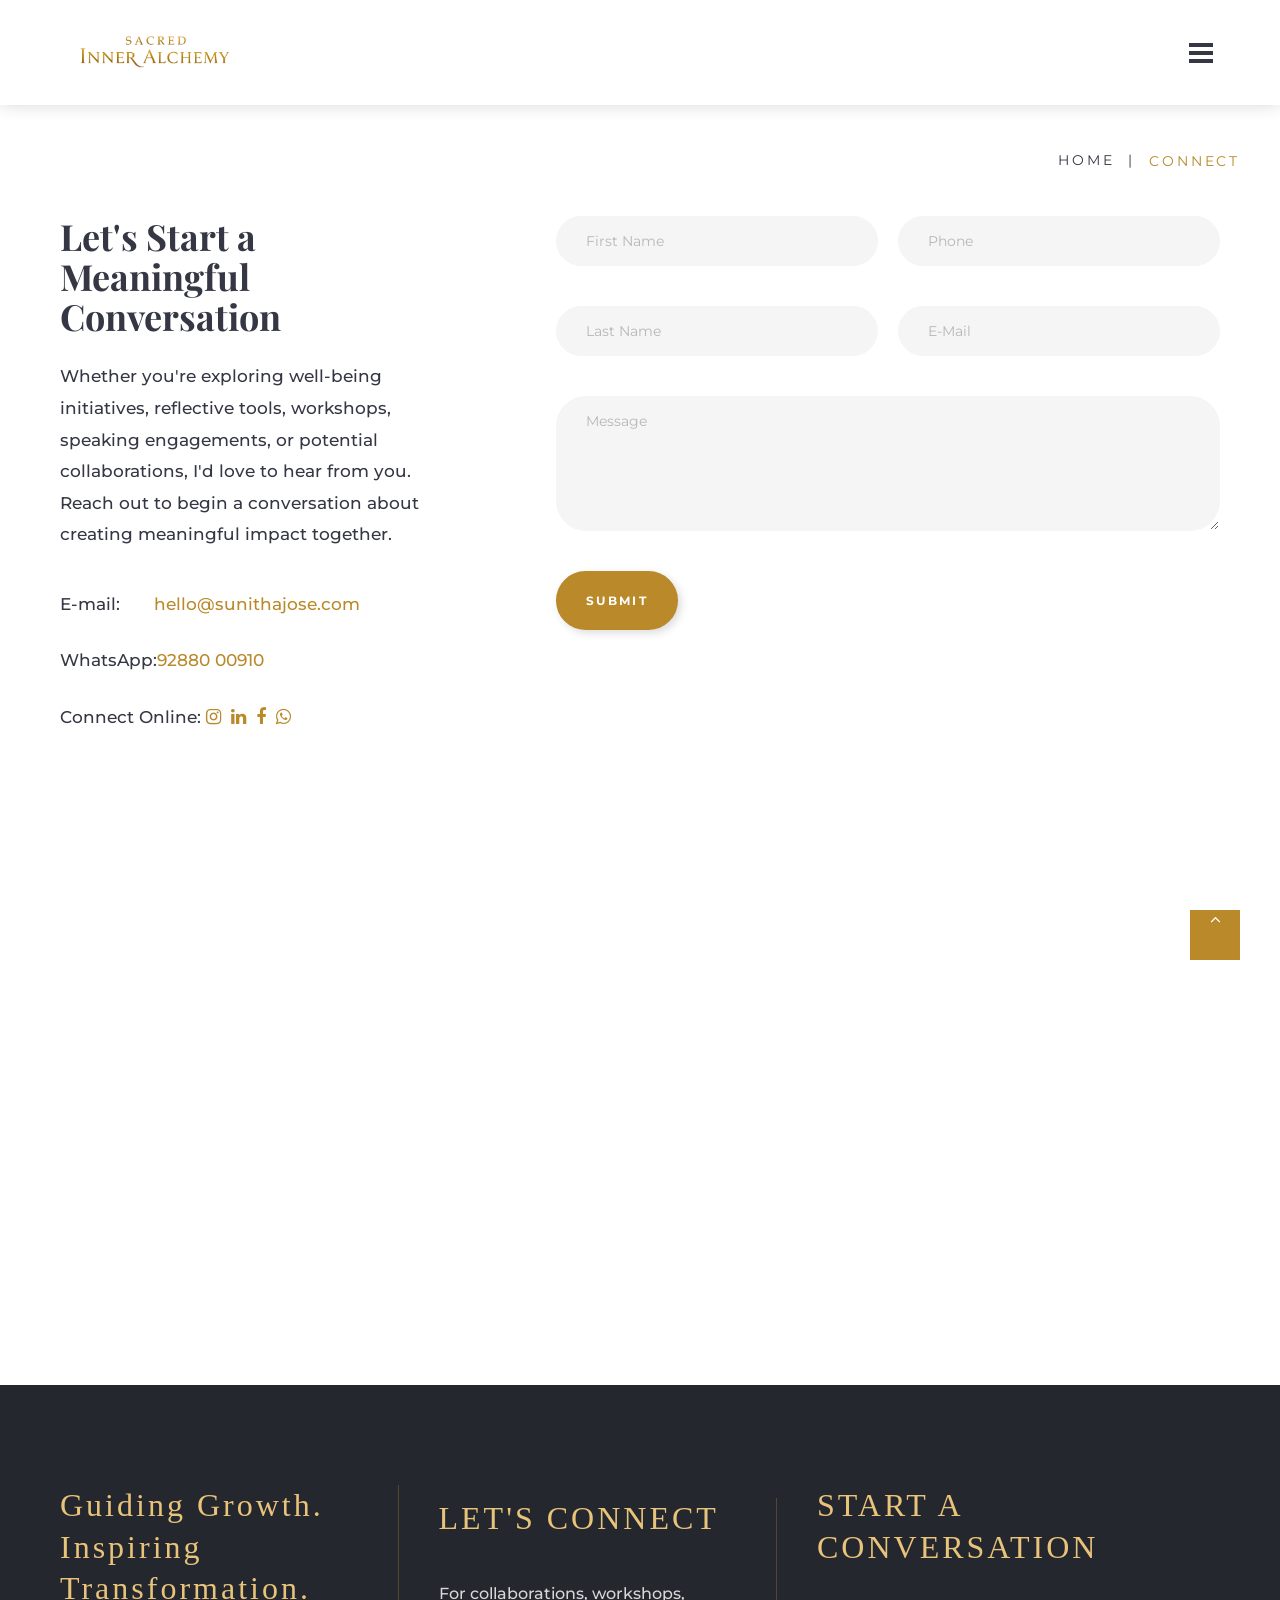
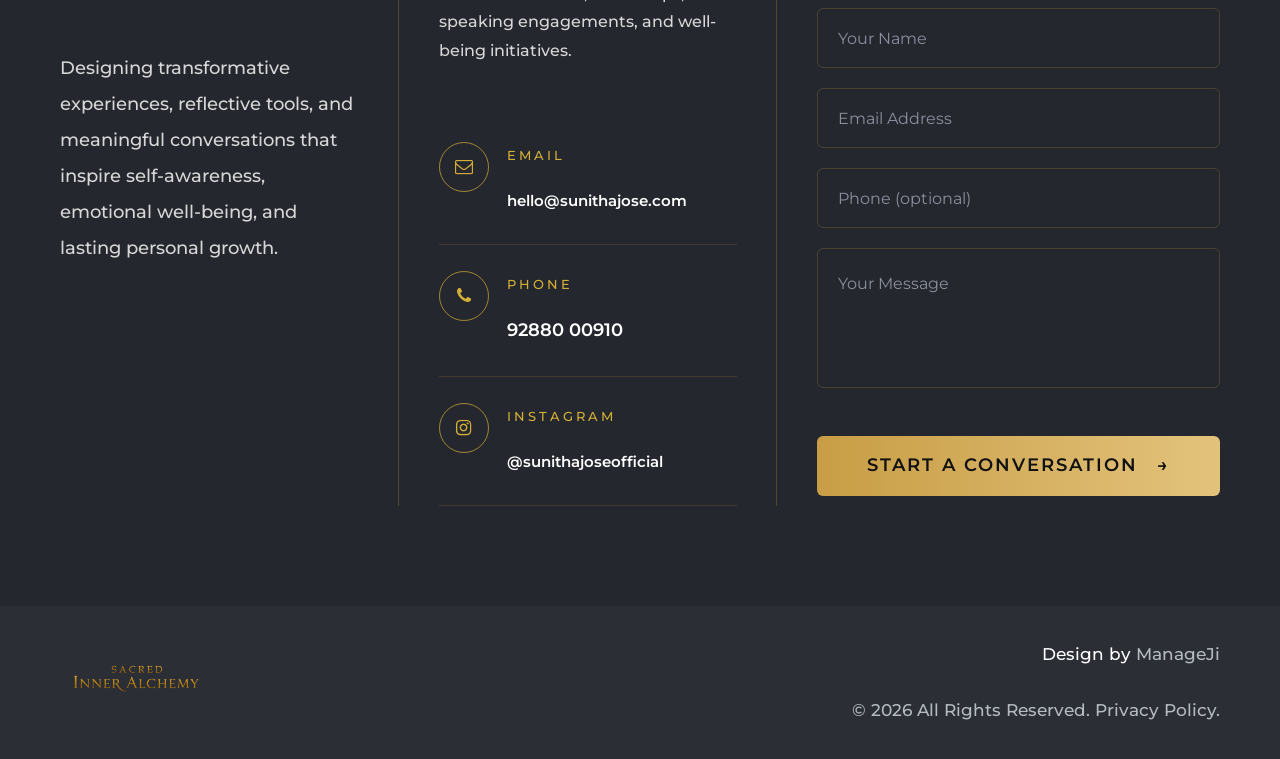
<file: privacy-policy.html>
<!DOCTYPE html>
<html class="wide wow-animation" lang="en">
  <head>
    <title>Connect - Sunitha Jose</title>
    <meta charset="utf-8">
    <meta name="viewport" content="width=device-width, height=device-height, initial-scale=1.0">
    <meta http-equiv="X-UA-Compatible" content="IE=edge">
    <link rel="icon" href="images/favicon.ico" type="image/x-icon">
    <link rel="stylesheet" type="text/css" href="//fonts.googleapis.com/css?family=Montserrat:300,400,500%7CPlayfair+Display:700">
    <link rel="stylesheet" href="css/bootstrap.css">
    <link rel="stylesheet" href="css/fonts.css">
    <link rel="stylesheet" href="css/stylea.css">
	<link rel="stylesheet" href="css/footera.css?v=20260630">
	<link rel="stylesheet" href="https://cdnjs.cloudflare.com/ajax/libs/font-awesome/4.7.0/css/font-awesome.min.css">
    <style>.ie-panel{display: none;background: #212121;padding: 10px 0;box-shadow: 3px 3px 5px 0 rgba(0,0,0,.3);clear: both;text-align:center;position: relative;z-index: 1;} html.ie-10 .ie-panel, html.lt-ie-10 .ie-panel {display: block;}</style>
  </head>
  <body>
    <div class="ie-panel"><a href="http://windows.microsoft.com/en-US/internet-explorer/"><img src="images/ie8-panel/warning_bar_0000_us.jpg" height="42" width="820" alt="You are using an outdated browser. For a faster, safer browsing experience, upgrade for free today."></a></div>
    <div class="preloader">
      <div class="preloader-body">
        <div class="cssload-container">
          <div class="cssload-speeding-wheel"></div>
        </div>
        <p>Loading...</p>
      </div>
    </div>
    <div class="page">
      <header class="section page-header">
        <!--RD Navbar-->
        <div class="rd-navbar-wrap">
          <nav class="rd-navbar rd-navbar-classic" data-layout="rd-navbar-fixed" data-sm-layout="rd-navbar-fixed" data-md-layout="rd-navbar-fixed" data-md-device-layout="rd-navbar-fixed" data-lg-layout="rd-navbar-fixed" data-lg-device-layout="rd-navbar-fixed" data-xl-layout="rd-navbar-sidebar" data-xl-device-layout="rd-navbar-sidebar" data-xxl-layout="rd-navbar-sidebar" data-xxl-device-layout="rd-navbar-sidebar" data-lg-stick-up-offset="46px" data-xl-stick-up-offset="1x" data-xxl-stick-up-offset="1px" data-lg-stick-up="true" data-xl-stick-up="true" data-xxl-stick-up="true">
            <div class="rd-navbar-main-outer">
              <div class="rd-navbar-main">
                <!--RD Navbar Panel-->
                <div class="rd-navbar-panel">
                  <!--RD Navbar Toggle-->
                  <button class="rd-navbar-toggle" data-rd-navbar-toggle=".rd-navbar-nav-wrap"><span></span></button>
                  <!--RD Navbar Brand-->
                  <div class="rd-navbar-brand">
                    <!--Brand--><a class="brand" href="index.html"><img class="brand-logo-dark" src="images/logo-default-300x86.png" alt="" width="150" height="43"/><img class="brand-logo-light" src="images/logo-inverse-300x86.png" alt="" width="150" height="43"/></a>
                  </div>
                </div>
                <div class="rd-navbar-main-element">
                  <div class="rd-navbar-nav-wrap">
                    <ul class="rd-navbar-nav">
                      <li class="rd-nav-item"><a class="rd-nav-link" href="index.html">Home</a></li>
                      <li class="rd-nav-item"><a class="rd-nav-link" href="about.html">About</a></li>
                      <li class="rd-nav-item"><a class="rd-nav-link" href="Sacred-Inner-Alchemy.html">Sacred Inner Alchemy</a></li>
                      <li class="rd-nav-item"><a class="rd-nav-link" href="The-Inner-Craft.html">The Inner Craft</a></li>
					  <li class="rd-nav-item"><a class="rd-nav-link" href="Experiences.html">Experiences</a></li>
					  <li class="rd-nav-item"><a class="rd-nav-link" href="Hello-Feelings.html">Hello Feelings</a></li>
					  <li class="rd-nav-item"><a class="rd-nav-link" href="The-Journal-Advantage.html">The Journal Advantage</a></li>
					  <li class="rd-nav-item"><a class="rd-nav-link" href="Recognition.html">Recognition</a></li>
					  <li class="rd-nav-item"><a class="rd-nav-link" href="Institutional-Engagements.html">Institutional Engagements</a></li>
					  <li class="rd-nav-item"><a class="rd-nav-link" href="Testimonials.html">Testimonials</a></li>
					  <li class="rd-nav-item"><a class="rd-nav-link" href="gallery.html">Gallery</a></li>
					  <li class="rd-nav-item active"><a class="rd-nav-link" href="connect.html">Connect</a></li>
                    </ul>
                  </div>
                </div>
              </div>
            </div>
          </nav>
        </div>
      </header>
      <!-- Breadcrumbs-->
      <section class="breadcrumbs-custom bg-transparent">
        <div class="container">
          <ul class="breadcrumbs-custom-path">
            <li><a href="index.html">Home</a></li>
            <li class="active">Connect</li>
          </ul>
        </div>
      </section>
      <!--Mailform-->
      <section class="section section-md section-relative bg-transparent">
        <div class="container">
          <div class="row row-30 justify-content-center">
            <div class="col-md-8 col-lg-5">
              <div class="contact-wrap">
                <h3>Let's Start a Meaningful Conversation</h3>
                <p>Whether you're exploring well-being initiatives, reflective tools, workshops, speaking engagements, or potential collaborations, I'd love to hear from you. Reach out to begin a conversation about creating meaningful impact together.</p>
				
				<div class="contact-info-inline"><span class="contact-info-inline-meta">E-mail:</span><a href="#">hello@sunithajose.com</a></div>
				
				<div class="contact-info-inline"><span class="contact-info-inline-meta">WhatsApp:</span><a href="#">92880 00910</a></div>


                <div class="contact-info-inline"><span class="contact-info-inline-meta">Connect Online: </span>
                  <ul class="list-inline">
                    <li class="list-inline-item"><a class="icon icon-md-middle icon-grey-9 fa-instagram" href="https://www.instagram.com/sunithajoseofficial/"></a></li>
                    <li class="list-inline-item"><a class="icon icon-md-middle icon-grey-9 fa-linkedin" href="https://www.linkedin.com/in/sunitha-jose-67033041/"></a></li>
					<li class="list-inline-item"><a class="icon icon-md-middle icon-grey-9 fa-facebook" href="https://www.facebook.com/share/1FwGk9Xtrg/"></a></li>
                    <li class="list-inline-item"><a class="icon icon-md-middle icon-grey-9 fa-whatsapp" href="https://api.whatsapp.com/send/?phone=+919288000910&text=Hi"></a></li>
                  </ul>
                </div>
                
              </div>
            </div>
            <div class="col-md-8 col-lg-7">
              <!--RD Mailform-->
              <form class="rd-mailform text-left" data-form-output="form-output-global" data-form-type="contact" method="post" action="bat/rd-mailform.php">
                <div class="row row-20 row-narrow">
                  <div class="col-lg-6">
                    <div class="form-wrap">
                      <label class="form-label" for="contact-name">First Name</label>
                      <input class="form-input" id="contact-name" type="text" name="name" data-constraints="@Required">
                    </div>
                  </div>
                  <div class="col-lg-6">
                    <div class="form-wrap">
                      <label class="form-label" for="contact-phone">Phone</label>
                      <input class="form-input" id="contact-phone" type="text" name="phone" data-constraints="@Required @PhoneNumber">
                    </div>
                  </div>
                  <div class="col-lg-6">
                    <div class="form-wrap">
                      <label class="form-label" for="contact-last-name">Last Name</label>
                      <input class="form-input" id="contact-last-name" type="text" name="last-name" data-constraints="@Required">
                    </div>
                  </div>
                  <div class="col-lg-6">
                    <div class="form-wrap">
                      <label class="form-label" for="contact-email">E-Mail</label>
                      <input class="form-input" id="contact-email" type="email" name="email" data-constraints="@Required @Email">
                    </div>
                  </div>
                  <div class="col-lg-12">
                    <div class="form-wrap">
                      <label class="form-label" for="contact-message">Message</label>
                      <textarea class="form-input" id="contact-message" name="message" data-constraints="@Required"></textarea>
                    </div>
                  </div>
                  <div class="col-lg-12">
                    <button class="button button-primary button-circle button-shadow" type="submit">Submit</button>
                  </div>
                </div>
              </form>
            </div>
          </div>
        </div>
      </section>
      <!--Google Map-->
      <section class="section">
        <!--Please, add the data attribute data-key="YOUR_API_KEY" in order to insert your own API key for the Google map.-->
        <!--Please note that YOUR_API_KEY should replaced with your key.-->
        <!--Example: <div class="google-map-container" data-key="YOUR_API_KEY">-->
        <div class="google-map-container" data-center="9870 St Vincent Place, Glasgow, DC 45 Fr 45." data-zoom="5" data-icon="images/gmap_marker.png" data-icon-active="images/gmap_marker_active.png" data-styles="[{&quot;featureType&quot;:&quot;landscape&quot;,&quot;stylers&quot;:[{&quot;saturation&quot;:-100},{&quot;lightness&quot;:60}]},{&quot;featureType&quot;:&quot;road.local&quot;,&quot;stylers&quot;:[{&quot;saturation&quot;:-100},{&quot;lightness&quot;:40},{&quot;visibility&quot;:&quot;on&quot;}]},{&quot;featureType&quot;:&quot;transit&quot;,&quot;stylers&quot;:[{&quot;saturation&quot;:-100},{&quot;visibility&quot;:&quot;simplified&quot;}]},{&quot;featureType&quot;:&quot;administrative.province&quot;,&quot;stylers&quot;:[{&quot;visibility&quot;:&quot;off&quot;}]},{&quot;featureType&quot;:&quot;water&quot;,&quot;stylers&quot;:[{&quot;visibility&quot;:&quot;on&quot;},{&quot;lightness&quot;:30}]},{&quot;featureType&quot;:&quot;road.highway&quot;,&quot;elementType&quot;:&quot;geometry.fill&quot;,&quot;stylers&quot;:[{&quot;color&quot;:&quot;#ef8c25&quot;},{&quot;lightness&quot;:40}]},{&quot;featureType&quot;:&quot;road.highway&quot;,&quot;elementType&quot;:&quot;geometry.stroke&quot;,&quot;stylers&quot;:[{&quot;visibility&quot;:&quot;off&quot;}]},{&quot;featureType&quot;:&quot;poi.park&quot;,&quot;elementType&quot;:&quot;geometry.fill&quot;,&quot;stylers&quot;:[{&quot;color&quot;:&quot;#b6c54c&quot;},{&quot;lightness&quot;:40},{&quot;saturation&quot;:-40}]},{}]">
          <div class="google-map"></div>
          <ul class="google-map-markers">
            <li data-location="9870 St Vincent Place, Glasgow, DC 45 Fr 45." data-description="9870 St Vincent Place, Glasgow"></li>
          </ul>
        </div>
      </section>
      
	  
	  
	  
<section class="contact-footer">

    <div class="container">

        <div class="contact-wrapper">

            <!-- Column 1 -->
            <div class="contact-intro">

                <h2>Guiding Growth. Inspiring Transformation.</h2>

                <p>
                    Designing transformative experiences, reflective tools,
                    and meaningful conversations that inspire self-awareness,
                    emotional well-being, and lasting personal growth.
                </p>

            </div>

            <!-- Column 2 -->
            <div class="contact-info">

                <h2>LET'S CONNECT</h2>

                <p class="contact-text">
                    For collaborations, workshops, speaking engagements,
                    and well-being initiatives.
                </p>

                <div class="contact-item">

                    <div class="contact-icon">
                        <i class="fa fa-envelope-o"></i>
                    </div>

                    <div class="contact-content">
                        <span>EMAIL</span>

                        <a href="mailto:hello@sunithajose.com">
                            hello@sunithajose.com
                        </a>
                    </div>

                </div>

                <div class="contact-item">

                    <div class="contact-icon">
                        <i class="fa fa-phone"></i>
                    </div>

                    <div class="contact-content">
                        <span>PHONE</span>

                        <a href="tel:+919288000910">
                            92880 00910
                        </a>
                    </div>

                </div>

                <div class="contact-item">

                    <div class="contact-icon">
                        <i class="fa fa-instagram"></i>
                    </div>

                    <div class="contact-content">
                        <span>INSTAGRAM</span>

                        <a href="https://instagram.com/sunithajoseofficial"
                           target="_blank">
                            @sunithajoseofficial
                        </a>
                    </div>

                </div>

            </div>

            <!-- Column 3 -->
            <div class="contact-form-area">

                <h2>START A CONVERSATION</h2>

                <form method="post" action="https://api.web3forms.com/submit" method="POST">
					<input type="hidden" name="access_key" value="caa12398-0a85-4a3f-9f09-d6c62febed64">
                    <div class="form-wrap">
                        <input type="text"
                               name="name"
                               placeholder="Your Name" required>
                    </div>

                    <div class="form-wrap">
                        <input type="email"
                               name="email"
                               placeholder="Email Address" required>
                    </div>

                    <div class="form-wrap">
                        <input type="tel"
                               name="phone"
                               placeholder="Phone (optional)">
                    </div>

                    <div class="form-wrap">
                        <textarea name="message"
                                  placeholder="Your Message" required></textarea>
                    </div>

                    <button class="contact-btn" type="submit">
                        START A CONVERSATION
                        <span>→</span>
                    </button>

                </form>

            </div>

        </div>

    </div>

</section>




      <footer class="footer-classic section bg-gray-900 text-center section-relative">
        <div class="container">
          <div class="row row-15 align-items-center">
            <div class="col-md-4 text-md-left">
              <div class="brand"><a href="index.html"><img src="images/logo-inverse-300x86.png" alt="" width="150" height="43"/></a></div>
            </div>
            <div class="col-md-8 text-md-right">
              Design&nbsp;by&nbsp;<a href="https://www.manageji.com/">ManageJi</a><p class="rights"><span>©</span> <span class="copyright-year"></span><span>&nbsp;</span><span>All Rights Reserved</span><span>.&nbsp;</span><a href="privacy-policy.html">Privacy Policy</a>.
              </p>
            </div>
          </div>
        </div>
      </footer>
    </div>
    <div class="snackbars" id="form-output-global"></div>
    <script src="js/core.min.js"></script>
    <script src="js/script.js"></script>
	<script>
    (function (w, d, s, u) {
    w.gbwawc = {
    url: u,
    options: {
            waId: "+919288000910",
            siteName: "sunithajose",
            siteTag: "1",
            siteLogo: "https://assets.gallabox.com/gb-home/wa-chat-widget/bot+avatars/1.png",
            widgetPosition: "RIGHT",
            triggerMessage: "Buy/Enquire from website",
            welcomeMessage: "Hello! Kindly enter your Name and Phone number. We will get back to you ASAP.",
            brandColor: "#25D366",
            messageText: "",
            replyOptions: ['Buy','Enquire'],
        },
    };
    var h = d.getElementsByTagName(s)[0],
    j = d.createElement(s);
    j.async = true;
    j.src = u + "/whatsapp-widget.min.js?_=" + Math.random();
    h.parentNode.insertBefore(j, h);
    })(window, document, "script", "https://waw.gallabox.com");
</script>
  </body>
</html>
</file>
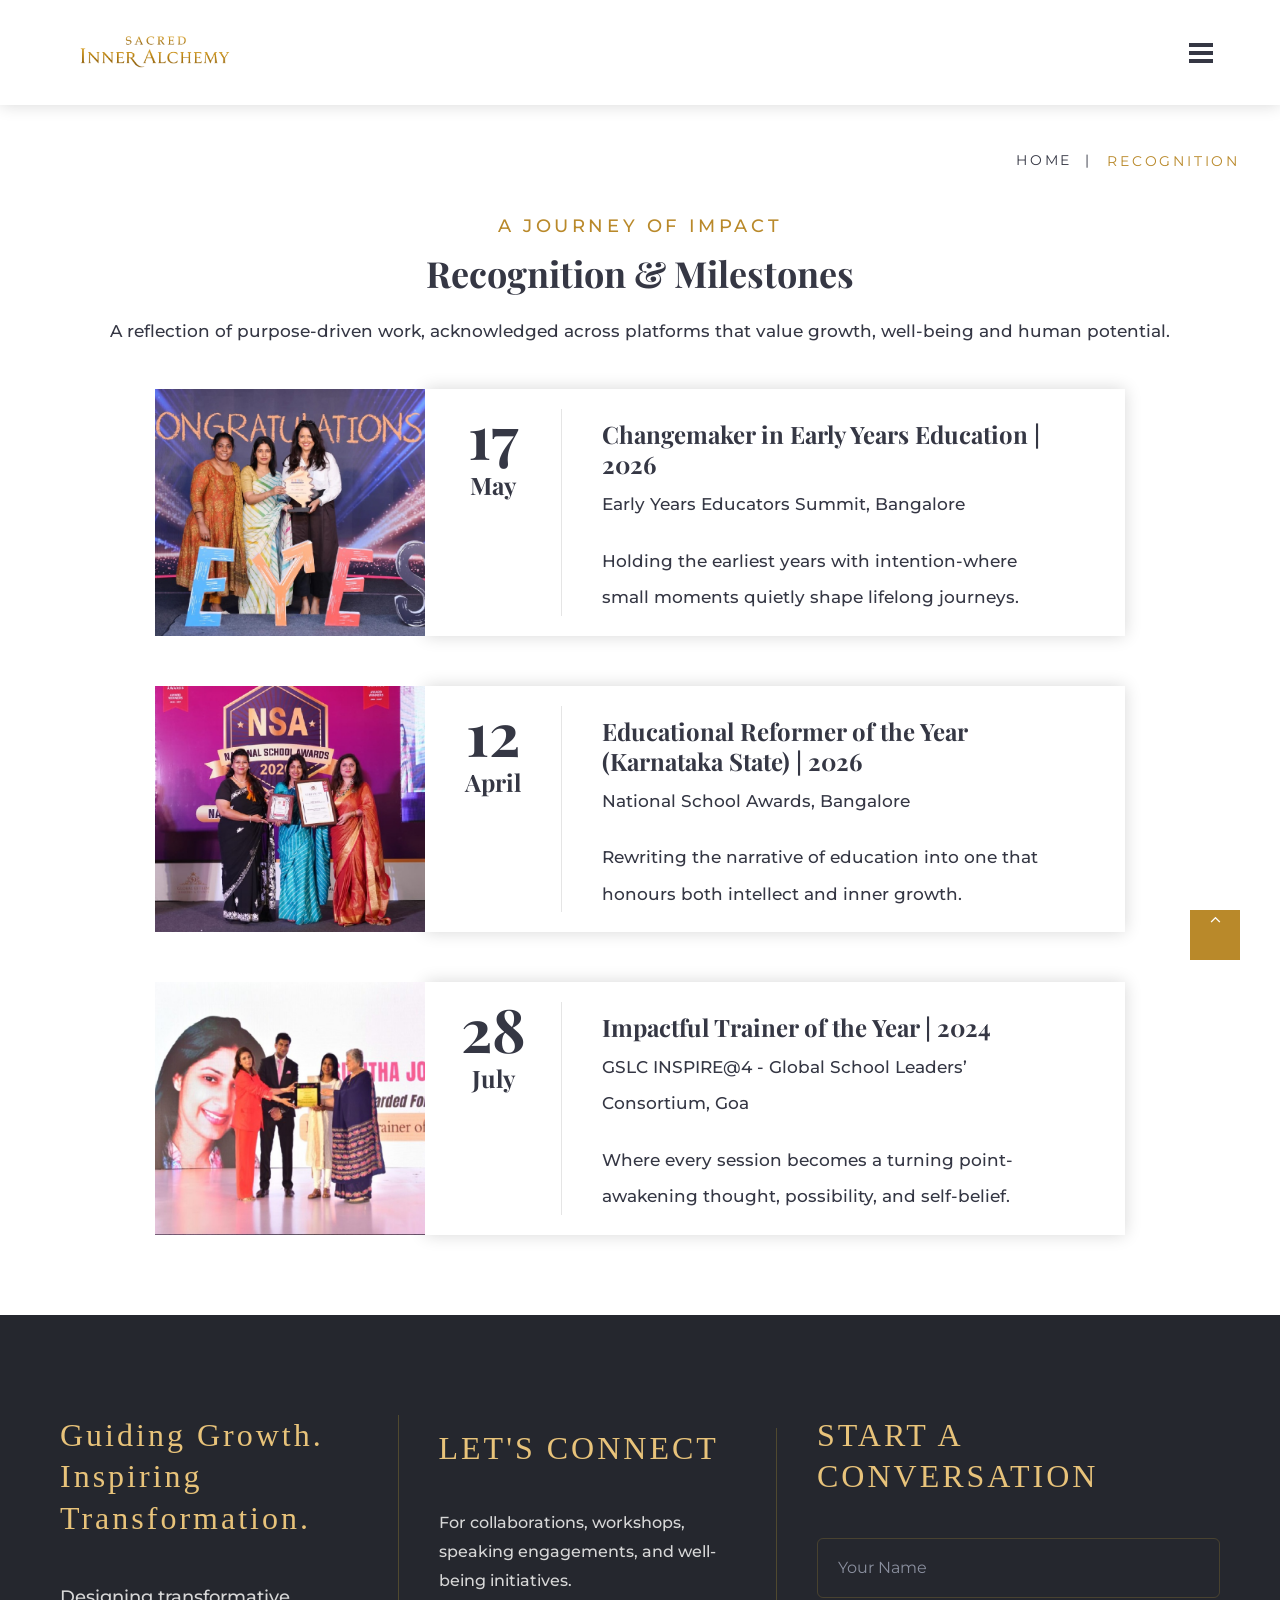
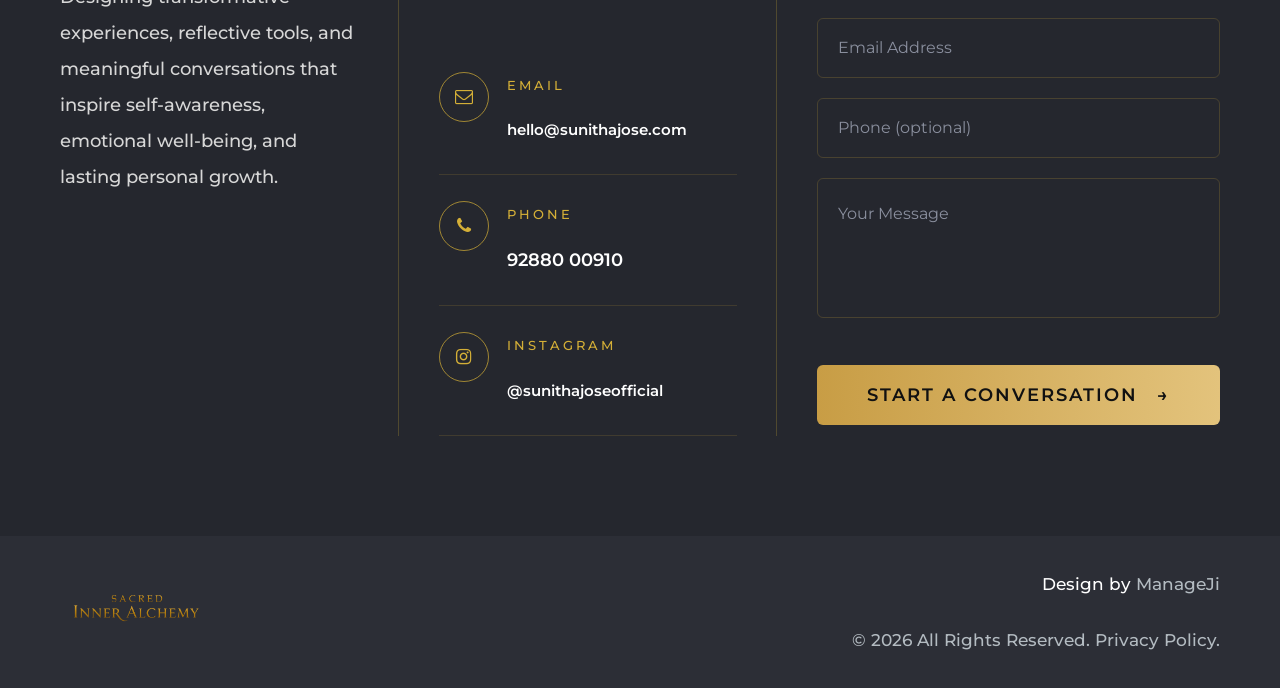
<file: Recognition.html>
<!DOCTYPE html>
<html class="wide wow-animation" lang="en">
  <head>
    <title>Recognition - Sunitha Jose</title>
    <meta charset="utf-8">
    <meta name="viewport" content="width=device-width, height=device-height, initial-scale=1.0">
    <meta http-equiv="X-UA-Compatible" content="IE=edge">
    <link rel="icon" href="images/favicon.ico" type="image/x-icon">
    <link rel="stylesheet" type="text/css" href="//fonts.googleapis.com/css?family=Montserrat:300,400,500%7CPlayfair+Display:700">
    <link rel="stylesheet" href="css/bootstrap.css">
    <link rel="stylesheet" href="css/fonts.css">
    <link rel="stylesheet" href="css/stylea.css">
	<link rel="stylesheet" href="css/footera.css?v=20260630">
	<link rel="stylesheet" href="https://cdnjs.cloudflare.com/ajax/libs/font-awesome/4.7.0/css/font-awesome.min.css">
    <style>.ie-panel{display: none;background: #212121;padding: 10px 0;box-shadow: 3px 3px 5px 0 rgba(0,0,0,.3);clear: both;text-align:center;position: relative;z-index: 1;} html.ie-10 .ie-panel, html.lt-ie-10 .ie-panel {display: block;}</style>
  </head>
  <body>
    <div class="ie-panel"><a href="http://windows.microsoft.com/en-US/internet-explorer/"><img src="images/ie8-panel/warning_bar_0000_us.jpg" height="42" width="820" alt="You are using an outdated browser. For a faster, safer browsing experience, upgrade for free today."></a></div>
    <div class="preloader">
      <div class="preloader-body">
        <div class="cssload-container">
          <div class="cssload-speeding-wheel"></div>
        </div>
        <p>Loading...</p>
      </div>
    </div>
    <div class="page">
      <header class="section page-header">
        <!--RD Navbar-->
        <div class="rd-navbar-wrap">
          <nav class="rd-navbar rd-navbar-classic" data-layout="rd-navbar-fixed" data-sm-layout="rd-navbar-fixed" data-md-layout="rd-navbar-fixed" data-md-device-layout="rd-navbar-fixed" data-lg-layout="rd-navbar-fixed" data-lg-device-layout="rd-navbar-fixed" data-xl-layout="rd-navbar-sidebar" data-xl-device-layout="rd-navbar-sidebar" data-xxl-layout="rd-navbar-sidebar" data-xxl-device-layout="rd-navbar-sidebar" data-lg-stick-up-offset="46px" data-xl-stick-up-offset="1x" data-xxl-stick-up-offset="1px" data-lg-stick-up="true" data-xl-stick-up="true" data-xxl-stick-up="true">
            <div class="rd-navbar-main-outer">
              <div class="rd-navbar-main">
                <!--RD Navbar Panel-->
                <div class="rd-navbar-panel">
                  <!--RD Navbar Toggle-->
                  <button class="rd-navbar-toggle" data-rd-navbar-toggle=".rd-navbar-nav-wrap"><span></span></button>
                  <!--RD Navbar Brand-->
                  <div class="rd-navbar-brand">
                    <!--Brand--><a class="brand" href="index.html"><img class="brand-logo-dark" src="images/logo-default-300x86.png" alt="" width="150" height="43"/><img class="brand-logo-light" src="images/logo-inverse-300x86.png" alt="" width="150" height="43"/></a>
                  </div>
                </div>
                <div class="rd-navbar-main-element">
                  <div class="rd-navbar-nav-wrap">
                    <ul class="rd-navbar-nav">
                      <li class="rd-nav-item"><a class="rd-nav-link" href="index.html">Home</a></li>
                      <li class="rd-nav-item"><a class="rd-nav-link" href="about.html">About</a></li>
                      <li class="rd-nav-item"><a class="rd-nav-link" href="Sacred-Inner-Alchemy.html">Sacred Inner Alchemy</a></li>
                      <li class="rd-nav-item"><a class="rd-nav-link" href="The-Inner-Craft.html">The Inner Craft</a></li>
					  <li class="rd-nav-item"><a class="rd-nav-link" href="Experiences.html">Experiences</a></li>
					  <li class="rd-nav-item"><a class="rd-nav-link" href="Hello-Feelings.html">Hello Feelings</a></li>
					  <li class="rd-nav-item"><a class="rd-nav-link" href="The-Journal-Advantage.html">The Journal Advantage</a></li>
					  <li class="rd-nav-item active"><a class="rd-nav-link" href="Recognition.html">Recognition</a></li>
					  <li class="rd-nav-item"><a class="rd-nav-link" href="Institutional-Engagements.html">Institutional Engagements</a></li>
					  <li class="rd-nav-item"><a class="rd-nav-link" href="Testimonials.html">Testimonials</a></li>
					  <li class="rd-nav-item"><a class="rd-nav-link" href="gallery.html">Gallery</a></li>
					  <li class="rd-nav-item"><a class="rd-nav-link" href="connect.html">Connect</a></li>
                    </ul>
                  </div>
                </div>
              </div>
            </div>
          </nav>
        </div>
      </header>
      <!-- Breadcrumbs-->
      <section class="breadcrumbs-custom bg-transparent">
        <div class="container">
          <ul class="breadcrumbs-custom-path">
            <li><a href="index.html">Home</a></li>
            <li class="active">Recognition</li>
          </ul>
        </div>
      </section>
      <!-- Featured Lectures-->
      <section class="section section-md section-relative bg-transparent text-center">
        <div class="container">
          <h6>A Journey of Impact</h6>
          <h3>Recognition & Milestones</h3>
		  <p>A reflection of purpose-driven work, acknowledged across platforms that value growth, well-being and human potential.</p>
		  
		   <article class="event-modern">
            <div class="event-modern-img"><a href="#"><img src="images/event-01-810x735.jpg" alt="" width="810" height="735"/></a></div>
            <div class="event-modern-body">
              <div class="event-modern-time"><a href="#">17<span>May</span></a></div>
              <div class="event-modern-content">
                <h4 class="event-modern-title"><a href="#">Changemaker in Early Years Education | 2026</a></h4>
                <div class="event-modern-location"><a href="#">Early Years Educators Summit, Bangalore</a></div>
                <p class="event-modern-text">Holding the earliest years with intention-where small moments quietly shape lifelong journeys.</p>
              </div>
            </div>
          </article>
		  
          
          <article class="event-modern">
            <div class="event-modern-img"><a href="#"><img src="images/event-02-810x735.jpg" alt="" width="810" height="735"/></a></div>
            <div class="event-modern-body">
              <div class="event-modern-time"><a href="#">12<span>April</span></a></div>
              <div class="event-modern-content">
                <h4 class="event-modern-title"><a href="#">Educational Reformer of the Year (Karnataka State) | 2026</a></h4>
                <div class="event-modern-location"><a href="#">National School Awards, Bangalore</a></div>
                <p class="event-modern-text">Rewriting the narrative of education into one that honours both intellect and inner growth.</p>
              </div>
            </div>
          </article>
		 
		 <article class="event-modern">
            <div class="event-modern-img"><a href="#"><img src="images/Impactful_Trainer.jpg" alt="" width="810" height="735"/></a></div>
            <div class="event-modern-body">
              <div class="event-modern-time"><a href="#">28<span>July</span></a></div>
              <div class="event-modern-content">
                <h4 class="event-modern-title"><a href="#">Impactful Trainer of the Year | 2024</a></h4>
                <div class="event-modern-location"><a href="#">GSLC INSPIRE@4 - Global School Leaders’ Consortium, Goa</a></div>
                <p class="event-modern-text">Where every session becomes a turning point-awakening thought, possibility, and self-belief.</p>
              </div>
            </div>
          </article>
          
        </div>
      </section>
      
	  
	  
<section class="contact-footer">

    <div class="container">

        <div class="contact-wrapper">

            <!-- Column 1 -->
            <div class="contact-intro">

                <h2>Guiding Growth. Inspiring Transformation.</h2>

                <p>
                    Designing transformative experiences, reflective tools,
                    and meaningful conversations that inspire self-awareness,
                    emotional well-being, and lasting personal growth.
                </p>

            </div>

            <!-- Column 2 -->
            <div class="contact-info">

                <h2>LET'S CONNECT</h2>

                <p class="contact-text">
                    For collaborations, workshops, speaking engagements,
                    and well-being initiatives.
                </p>

                <div class="contact-item">

                    <div class="contact-icon">
                        <i class="fa fa-envelope-o"></i>
                    </div>

                    <div class="contact-content">
                        <span>EMAIL</span>

                        <a href="mailto:hello@sunithajose.com">
                            hello@sunithajose.com
                        </a>
                    </div>

                </div>

                <div class="contact-item">

                    <div class="contact-icon">
                        <i class="fa fa-phone"></i>
                    </div>

                    <div class="contact-content">
                        <span>PHONE</span>

                        <a href="tel:+919288000910">
                            92880 00910
                        </a>
                    </div>

                </div>

                <div class="contact-item">

                    <div class="contact-icon">
                        <i class="fa fa-instagram"></i>
                    </div>

                    <div class="contact-content">
                        <span>INSTAGRAM</span>

                        <a href="https://instagram.com/sunithajoseofficial"
                           target="_blank">
                            @sunithajoseofficial
                        </a>
                    </div>

                </div>

            </div>

            <!-- Column 3 -->
            <div class="contact-form-area">

                <h2>START A CONVERSATION</h2>

                <form method="post" action="https://api.web3forms.com/submit" method="POST">
					<input type="hidden" name="access_key" value="caa12398-0a85-4a3f-9f09-d6c62febed64">
                    <div class="form-wrap">
                        <input type="text"
                               name="name"
                               placeholder="Your Name" required>
                    </div>

                    <div class="form-wrap">
                        <input type="email"
                               name="email"
                               placeholder="Email Address" required>
                    </div>

                    <div class="form-wrap">
                        <input type="tel"
                               name="phone"
                               placeholder="Phone (optional)">
                    </div>

                    <div class="form-wrap">
                        <textarea name="message"
                                  placeholder="Your Message" required></textarea>
                    </div>

                    <button class="contact-btn" type="submit">
                        START A CONVERSATION
                        <span>→</span>
                    </button>

                </form>

            </div>

        </div>

    </div>

</section>
	  
	  
	  
	  
	  
	  
	  
      <footer class="footer-classic section bg-gray-900 text-center section-relative">
        <div class="container">
          <div class="row row-15 align-items-center">
            <div class="col-md-4 text-md-left">
              <div class="brand"><a href="index.html"><img src="images/logo-inverse-300x86.png" alt="" width="150" height="43"/></a></div>
            </div>
            <div class="col-md-8 text-md-right">
              Design&nbsp;by&nbsp;<a href="https://www.manageji.com/">ManageJi</a><p class="rights"><span>©</span> <span class="copyright-year"></span><span>&nbsp;</span><span>All Rights Reserved</span><span>.&nbsp;</span><a href="privacy-policy.html">Privacy Policy</a>.
              </p>
            </div>
          </div>
        </div>
      </footer>
    </div>
    <div class="snackbars" id="form-output-global"></div>
    <script src="js/core.min.js"></script>
    <script src="js/script.js"></script>
	<script>
    (function (w, d, s, u) {
    w.gbwawc = {
    url: u,
    options: {
            waId: "+919288000910",
            siteName: "sunithajose",
            siteTag: "1",
            siteLogo: "https://assets.gallabox.com/gb-home/wa-chat-widget/bot+avatars/1.png",
            widgetPosition: "RIGHT",
            triggerMessage: "Buy/Enquire from website",
            welcomeMessage: "Hello! Kindly enter your Name and Phone number. We will get back to you ASAP.",
            brandColor: "#25D366",
            messageText: "",
            replyOptions: ['Buy','Enquire'],
        },
    };
    var h = d.getElementsByTagName(s)[0],
    j = d.createElement(s);
    j.async = true;
    j.src = u + "/whatsapp-widget.min.js?_=" + Math.random();
    h.parentNode.insertBefore(j, h);
    })(window, document, "script", "https://waw.gallabox.com");
</script>
  </body>
</html>
</file>
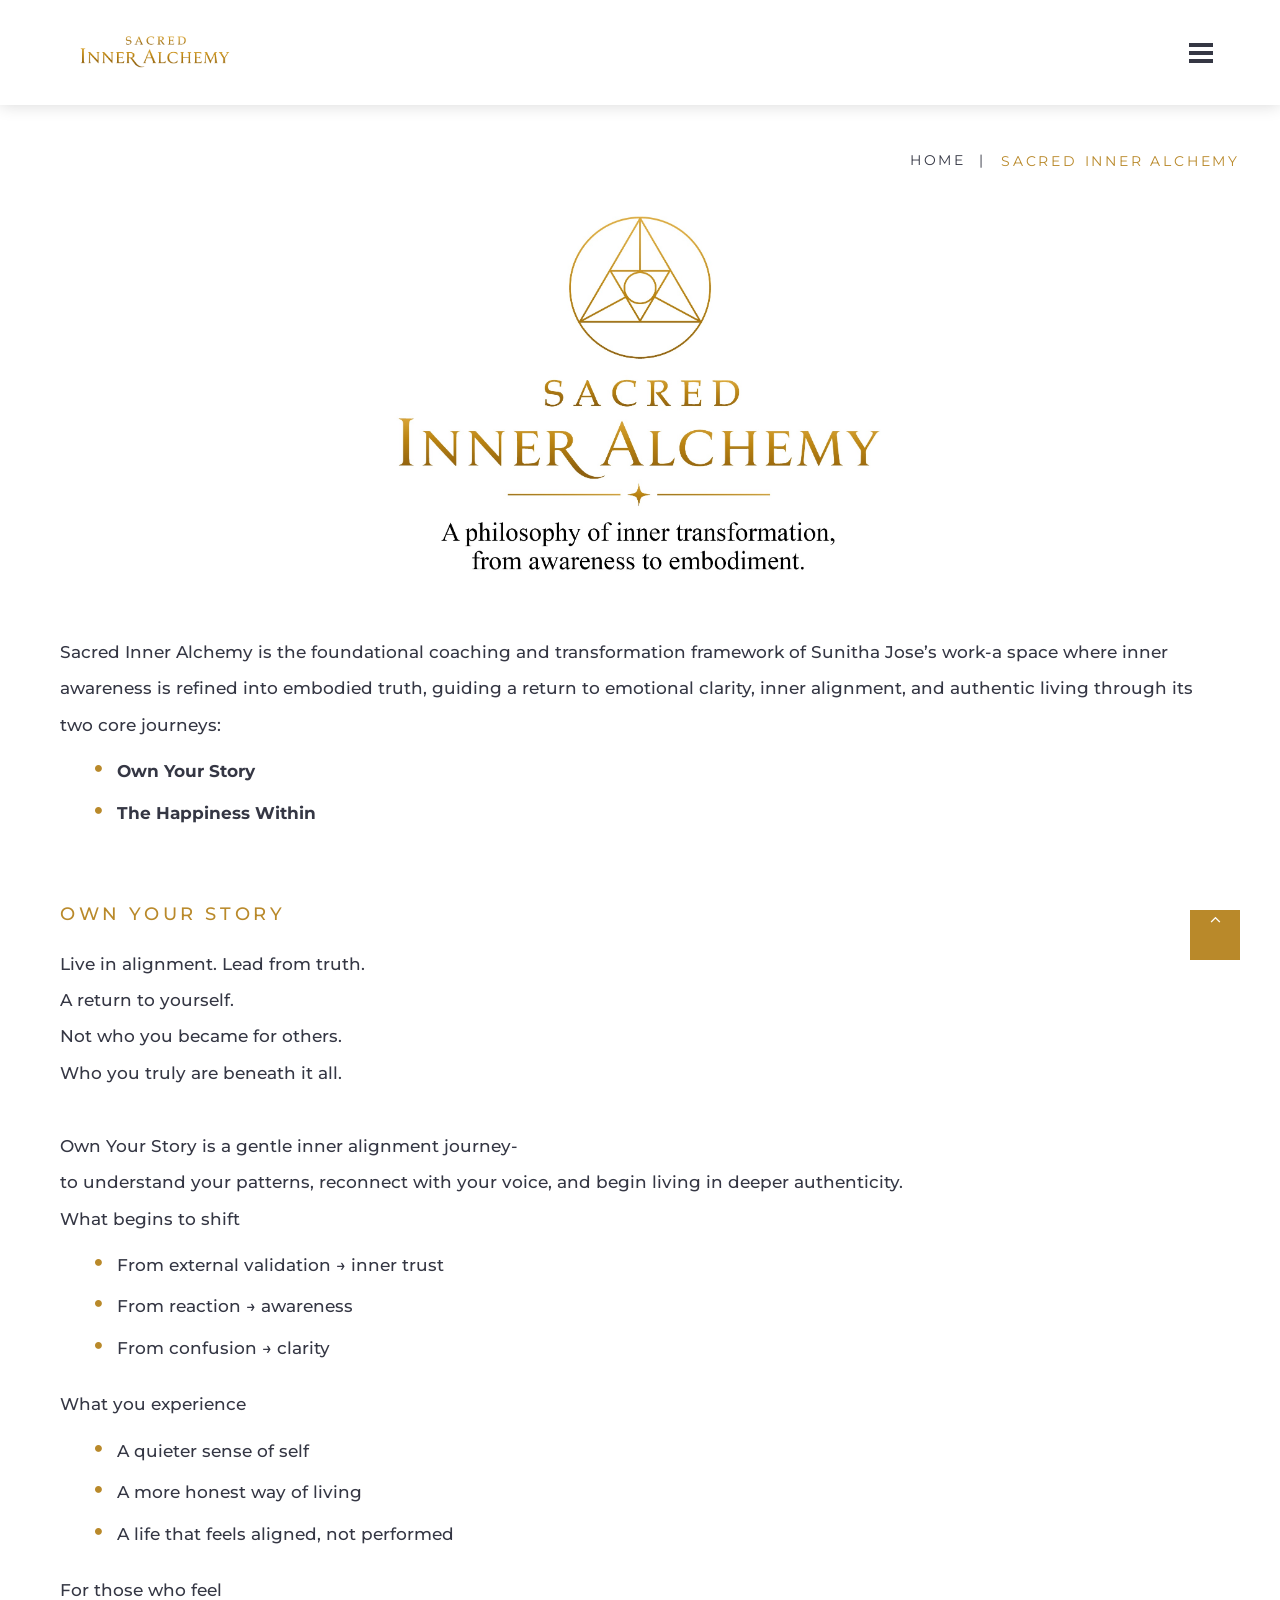
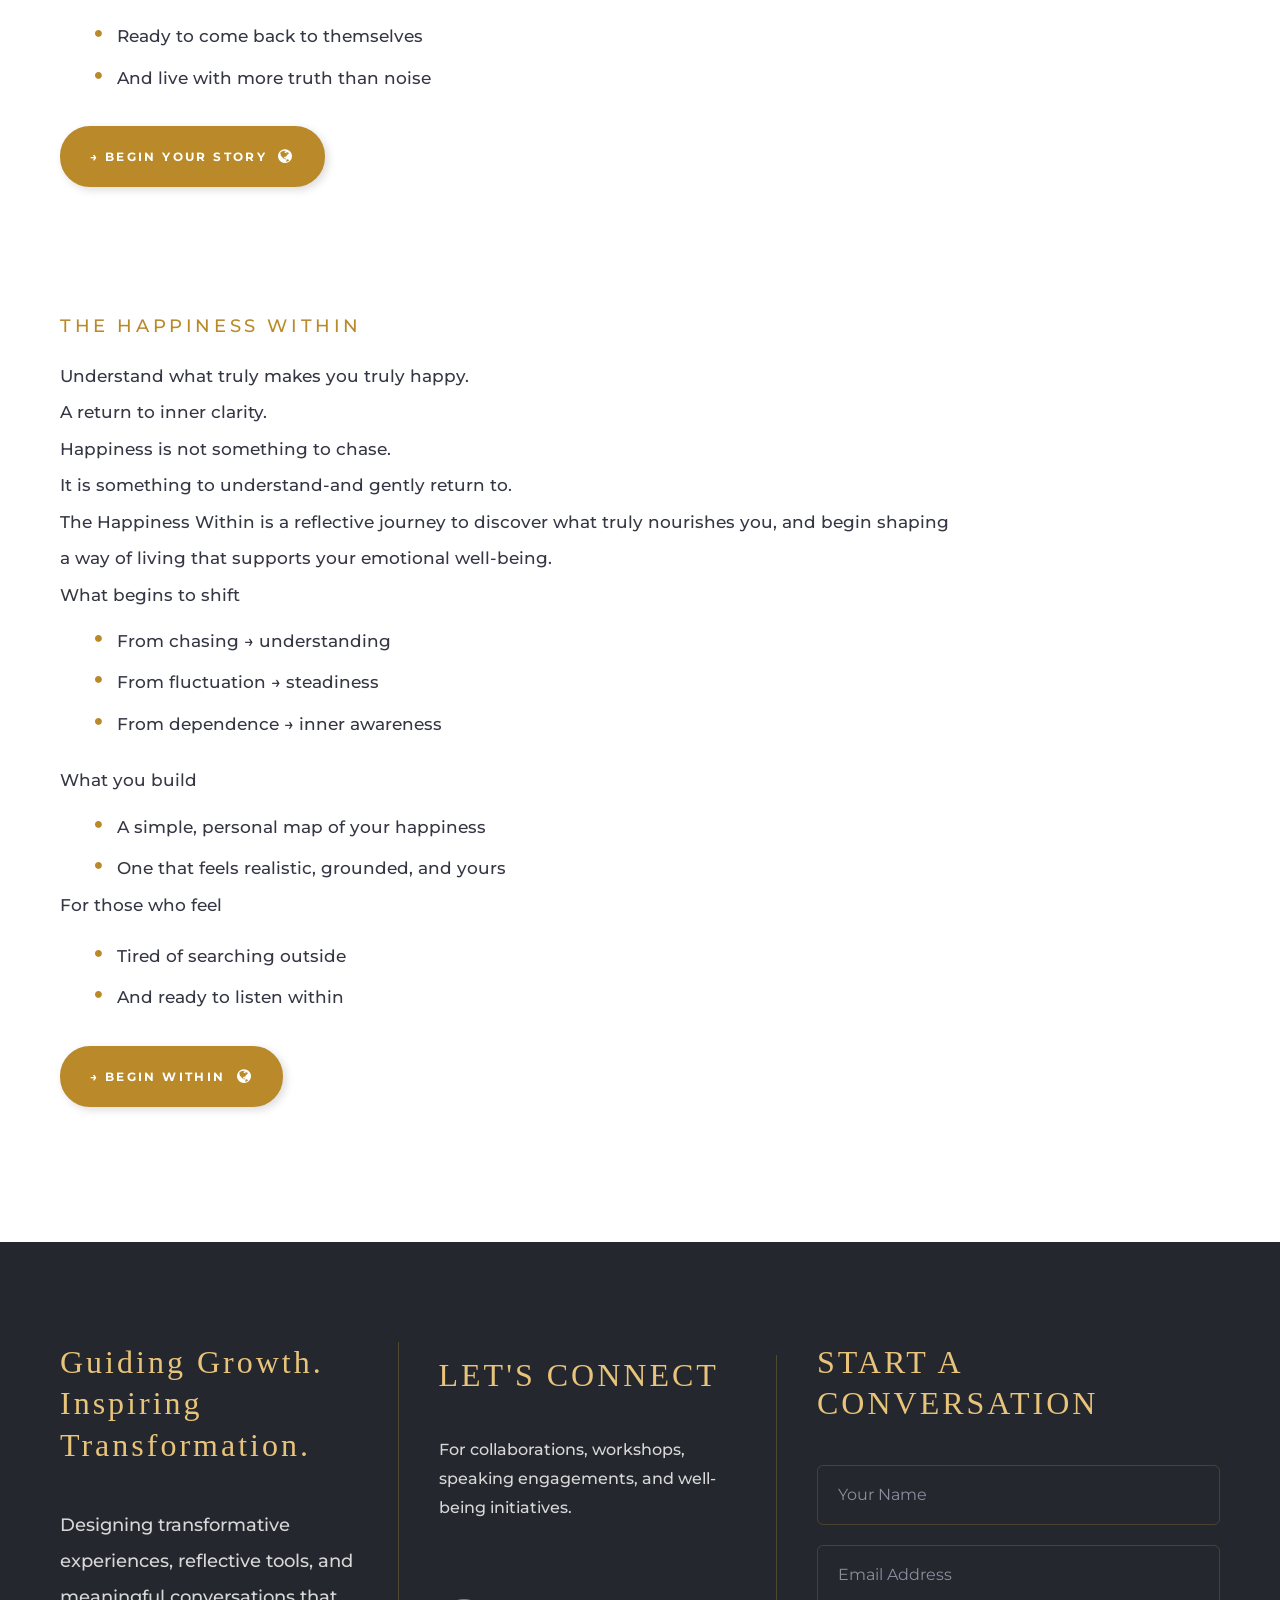
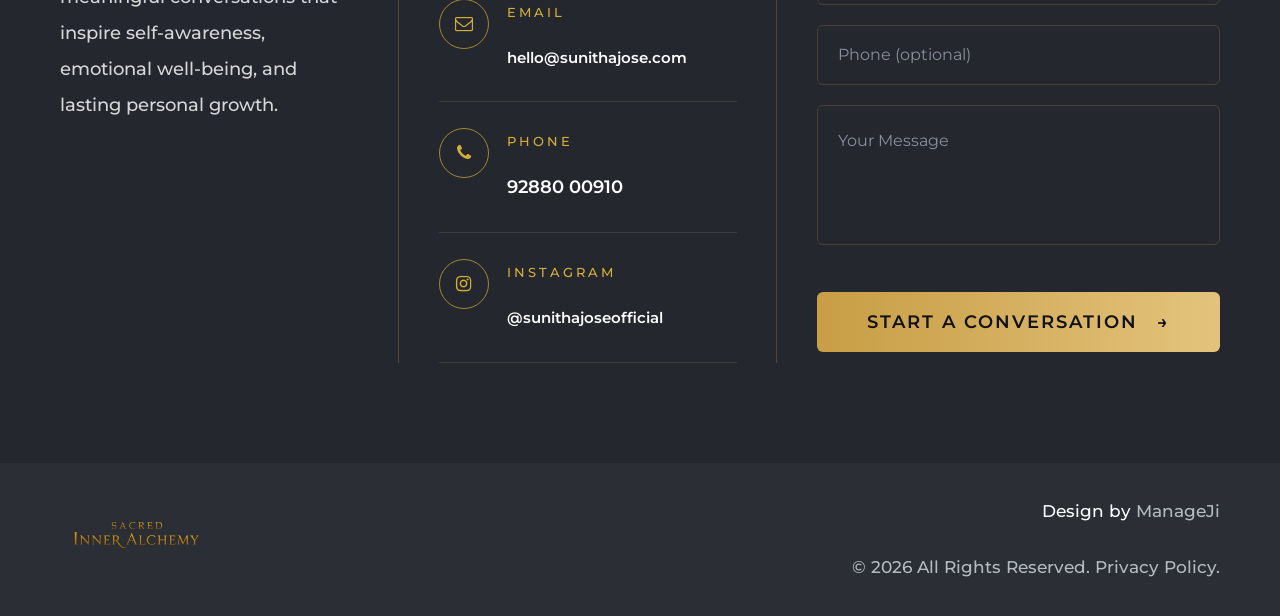
<file: Sacred-Inner-Alchemy.html>
<!DOCTYPE html>
<html class="wide wow-animation" lang="en">
  <head>
    <title>Sacred Inner Alchemy - Sunitha Jose</title>
    <meta charset="utf-8">
    <meta name="viewport" content="width=device-width, height=device-height, initial-scale=1.0">
    <meta http-equiv="X-UA-Compatible" content="IE=edge">
    <link rel="icon" href="images/favicon.ico" type="image/x-icon">
    <link rel="stylesheet" type="text/css" href="//fonts.googleapis.com/css?family=Montserrat:300,400,500%7CPlayfair+Display:700">
    <link rel="stylesheet" href="css/bootstrap.css">
    <link rel="stylesheet" href="css/fonts.css">
    <link rel="stylesheet" href="css/stylea.css">
	<link rel="stylesheet" href="css/footera.css?v=20260630">
	<link rel="stylesheet" href="https://cdnjs.cloudflare.com/ajax/libs/font-awesome/4.7.0/css/font-awesome.min.css">
    <style>.ie-panel{display: none;background: #212121;padding: 10px 0;box-shadow: 3px 3px 5px 0 rgba(0,0,0,.3);clear: both;text-align:center;position: relative;z-index: 1;} html.ie-10 .ie-panel, html.lt-ie-10 .ie-panel {display: block;}</style>
  </head>
  <body>
    <div class="ie-panel"><a href="http://windows.microsoft.com/en-US/internet-explorer/"><img src="images/ie8-panel/warning_bar_0000_us.jpg" height="42" width="820" alt="You are using an outdated browser. For a faster, safer browsing experience, upgrade for free today."></a></div>
    <div class="preloader">
      <div class="preloader-body">
        <div class="cssload-container">
          <div class="cssload-speeding-wheel"></div>
        </div>
        <p>Loading...</p>
      </div>
    </div>
    <div class="page">
      <header class="section page-header">
        <!--RD Navbar-->
        <div class="rd-navbar-wrap">
          <nav class="rd-navbar rd-navbar-classic" data-layout="rd-navbar-fixed" data-sm-layout="rd-navbar-fixed" data-md-layout="rd-navbar-fixed" data-md-device-layout="rd-navbar-fixed" data-lg-layout="rd-navbar-fixed" data-lg-device-layout="rd-navbar-fixed" data-xl-layout="rd-navbar-sidebar" data-xl-device-layout="rd-navbar-sidebar" data-xxl-layout="rd-navbar-sidebar" data-xxl-device-layout="rd-navbar-sidebar" data-lg-stick-up-offset="46px" data-xl-stick-up-offset="1x" data-xxl-stick-up-offset="1px" data-lg-stick-up="true" data-xl-stick-up="true" data-xxl-stick-up="true">
            <div class="rd-navbar-main-outer">
              <div class="rd-navbar-main">
                <!--RD Navbar Panel-->
                <div class="rd-navbar-panel">
                  <!--RD Navbar Toggle-->
                  <button class="rd-navbar-toggle" data-rd-navbar-toggle=".rd-navbar-nav-wrap"><span></span></button>
                  <!--RD Navbar Brand-->
                  <div class="rd-navbar-brand">
                    <!--Brand--><a class="brand" href="index.html"><img class="brand-logo-dark" src="images/logo-default-300x86.png" alt="" width="150" height="43"/><img class="brand-logo-light" src="images/logo-inverse-300x86.png" alt="" width="150" height="43"/></a>
                  </div>
                </div>
                <div class="rd-navbar-main-element">
                  <div class="rd-navbar-nav-wrap">
                    <ul class="rd-navbar-nav">
                      <li class="rd-nav-item"><a class="rd-nav-link" href="index.html">Home</a></li>
                      <li class="rd-nav-item"><a class="rd-nav-link" href="about.html">About</a></li>
                      <li class="rd-nav-item active"><a class="rd-nav-link" href="Sacred-Inner-Alchemy.html">Sacred Inner Alchemy</a></li>
                      <li class="rd-nav-item"><a class="rd-nav-link" href="The-Inner-Craft.html">The Inner Craft</a></li>
					  <li class="rd-nav-item"><a class="rd-nav-link" href="Experiences.html">Experiences</a></li>
					  <li class="rd-nav-item"><a class="rd-nav-link" href="Hello-Feelings.html">Hello Feelings</a></li>
					  <li class="rd-nav-item"><a class="rd-nav-link" href="The-Journal-Advantage.html">The Journal Advantage</a></li>
					  <li class="rd-nav-item"><a class="rd-nav-link" href="Recognition.html">Recognition</a></li>
					  <li class="rd-nav-item"><a class="rd-nav-link" href="Institutional-Engagements.html">Institutional Engagements</a></li>
					  <li class="rd-nav-item"><a class="rd-nav-link" href="Testimonials.html">Testimonials</a></li>
					  <li class="rd-nav-item"><a class="rd-nav-link" href="gallery.html">Gallery</a></li>
					  <li class="rd-nav-item"><a class="rd-nav-link" href="connect.html">Connect</a></li>
                    </ul>
                  </div>
                </div>
              </div>
            </div>
          </nav>
        </div>
      </header>
      <!-- Breadcrumbs-->
      <section class="breadcrumbs-custom bg-transparent">
        <div class="container">
          <ul class="breadcrumbs-custom-path">
            <li><a href="index.html">Home</a></li>
            <li class="active">Sacred Inner Alchemy</li>
          </ul>
        </div>
      </section>
	  
	  
	  
	  
	   <!--Image Left-->
      <section class="section section-lg section-relative bg-transparent">
        <div class="container">
          <div class="row row-30 flex-lg-row-reverse align-items-center">
            <div class="col-lg-10 col-xl-12">
              <div class="row row-30">
      
	  
	  
	  
	  
	   
                
                <div class="col-md-12">
				<div style="display: flex; justify-content: center; align-items: center;">
				  <img src="images/Sacred_Inner_Alchemy/Sacred-Inner-Alchemy.jpeg" alt="" width="770" height="480"/>
				</div>
				
                   
					  </div>
					   <div class="col-md-12">
					   <p>Sacred Inner Alchemy is the foundational coaching and transformation framework of Sunitha Jose’s work-a space where inner awareness is refined into embodied truth, guiding a return to emotional clarity, inner alignment, and authentic living through its two core journeys: </br>
					  </p>
					  <ul class="list-marked">
						<li><b>Own Your Story</b></li>
						<li><b>The Happiness Within</b></li>
					  </ul>
					  </br></br>
					  <h6>Own Your Story</h6>
					  <p>
								Live in alignment. Lead from truth.</br>
								
								A return to yourself.</br>
								Not who you became for others.</br>
								Who you truly are beneath it all.</br>
								</br>
								Own Your Story is a gentle inner alignment journey-
								</br>to understand your patterns, reconnect with your voice, and begin living in deeper authenticity.</br>
							
								What begins to shift</p>
								<ul class="list-marked">
									<li>From external validation → inner trust</li>
									<li>From reaction → awareness</li>
									<li>From confusion → clarity</li>
								  </ul>
								
								<p>
								What you experience</p>
								<ul class="list-marked">
									<li>A quieter sense of self</li>
									<li>A more honest way of living</li>
									<li>A life that feels aligned, not performed</li>
								  </ul>
								
								<p>
								For those who feel</br>
								<ul class="list-marked">
									<li>Ready to come back to themselves</li>
									<li>And live with more truth than noise</li>
								</ul>
								<a class="button button-primary button-circle button-shadow button-icon button-icon-right" href="connect.html">→ Begin your story<span class="icon fa-globe"></span></a>
								</br>
								</br>
							</p>

					  
					  
					   </br></br>
					  <h6>The Happiness Within</h6>
					 
								<p>Understand what truly makes you truly happy.</br>

								A return to inner clarity.</br>
								Happiness is not something to chase.</br>
								It is something to understand-and gently return to.</br>

								The Happiness Within is a reflective journey to discover what truly nourishes you, and begin shaping  
								</br>a way of living that supports your emotional well-being.</br>

								What begins to shift</br></p>

								<ul class="list-marked">
																	<li>From chasing → understanding</li>
																	<li>From fluctuation → steadiness</li>
																	<li>From dependence → inner awareness</li>
								 </ul>
								 <p>
								What you build</br>
								<ul class="list-marked">
								<li>A simple, personal map of your happiness</li>
								<li>One that feels realistic, grounded, and yours</li>
								 </ul>
								For those who feel</br>
								<ul class="list-marked">
								<li>Tired of searching outside</li>
								<li>And ready to listen within</li>
								 </ul>
								<a class="button button-primary button-circle button-shadow button-icon button-icon-right" href="connect.html">→ Begin within<span class="icon fa-globe"></span></a>
								</br></p>
																
								  
							
					  </div>
              </div>
            </div>
          </div>
				 
        </div>
      </section>
	  
	  
	  
	  
<section class="contact-footer">

    <div class="container">

        <div class="contact-wrapper">

            <!-- Column 1 -->
            <div class="contact-intro">

                <h2>Guiding Growth. Inspiring Transformation.</h2>

                <p>
                    Designing transformative experiences, reflective tools,
                    and meaningful conversations that inspire self-awareness,
                    emotional well-being, and lasting personal growth.
                </p>

            </div>

            <!-- Column 2 -->
            <div class="contact-info">

                <h2>LET'S CONNECT</h2>

                <p class="contact-text">
                    For collaborations, workshops, speaking engagements,
                    and well-being initiatives.
                </p>

                <div class="contact-item">

                    <div class="contact-icon">
                        <i class="fa fa-envelope-o"></i>
                    </div>

                    <div class="contact-content">
                        <span>EMAIL</span>

                        <a href="mailto:hello@sunithajose.com">
                            hello@sunithajose.com
                        </a>
                    </div>

                </div>

                <div class="contact-item">

                    <div class="contact-icon">
                        <i class="fa fa-phone"></i>
                    </div>

                    <div class="contact-content">
                        <span>PHONE</span>

                        <a href="tel:+919288000910">
                            92880 00910
                        </a>
                    </div>

                </div>

                <div class="contact-item">

                    <div class="contact-icon">
                        <i class="fa fa-instagram"></i>
                    </div>

                    <div class="contact-content">
                        <span>INSTAGRAM</span>

                        <a href="https://instagram.com/sunithajoseofficial"
                           target="_blank">
                            @sunithajoseofficial
                        </a>
                    </div>

                </div>

            </div>

            <!-- Column 3 -->
            <div class="contact-form-area">

                <h2>START A CONVERSATION</h2>

                <form method="post" action="https://api.web3forms.com/submit" method="POST">
					<input type="hidden" name="access_key" value="caa12398-0a85-4a3f-9f09-d6c62febed64">
                    <div class="form-wrap">
                        <input type="text"
                               name="name"
                               placeholder="Your Name" required>
                    </div>

                    <div class="form-wrap">
                        <input type="email"
                               name="email"
                               placeholder="Email Address" required>
                    </div>

                    <div class="form-wrap">
                        <input type="tel"
                               name="phone"
                               placeholder="Phone (optional)">
                    </div>

                    <div class="form-wrap">
                        <textarea name="message"
                                  placeholder="Your Message" required></textarea>
                    </div>

                    <button class="contact-btn" type="submit">
                        START A CONVERSATION
                        <span>→</span>
                    </button>

                </form>

            </div>

        </div>

    </div>

</section>
	  
	  
	  
	  
      <footer class="footer-classic section bg-gray-900 text-center section-relative">
        <div class="container">
          <div class="row row-15 align-items-center">
            <div class="col-md-4 text-md-left">
              <div class="brand"><a href="index.html"><img src="images/logo-inverse-300x86.png" alt="" width="150" height="43"/></a></div>
            </div>
            <div class="col-md-8 text-md-right">
              Design&nbsp;by&nbsp;<a href="https://www.manageji.com/">ManageJi</a><p class="rights"><span>©</span> <span class="copyright-year"></span><span>&nbsp;</span><span>All Rights Reserved</span><span>.&nbsp;</span><a href="privacy-policy.html">Privacy Policy</a>.
              </p>
            </div>
          </div>
        </div>
      </footer>
    </div>
    <div class="snackbars" id="form-output-global"></div>
    <script src="js/core.min.js"></script>
    <script src="js/script.js"></script>
	<script>
    (function (w, d, s, u) {
    w.gbwawc = {
    url: u,
    options: {
            waId: "+919288000910",
            siteName: "sunithajose",
            siteTag: "1",
            siteLogo: "https://assets.gallabox.com/gb-home/wa-chat-widget/bot+avatars/1.png",
            widgetPosition: "RIGHT",
            triggerMessage: "Buy/Enquire from website",
            welcomeMessage: "Hello! Kindly enter your Name and Phone number. We will get back to you ASAP.",
            brandColor: "#25D366",
            messageText: "",
            replyOptions: ['Buy','Enquire'],
        },
    };
    var h = d.getElementsByTagName(s)[0],
    j = d.createElement(s);
    j.async = true;
    j.src = u + "/whatsapp-widget.min.js?_=" + Math.random();
    h.parentNode.insertBefore(j, h);
    })(window, document, "script", "https://waw.gallabox.com");
</script>
  </body>
</html>
</file>
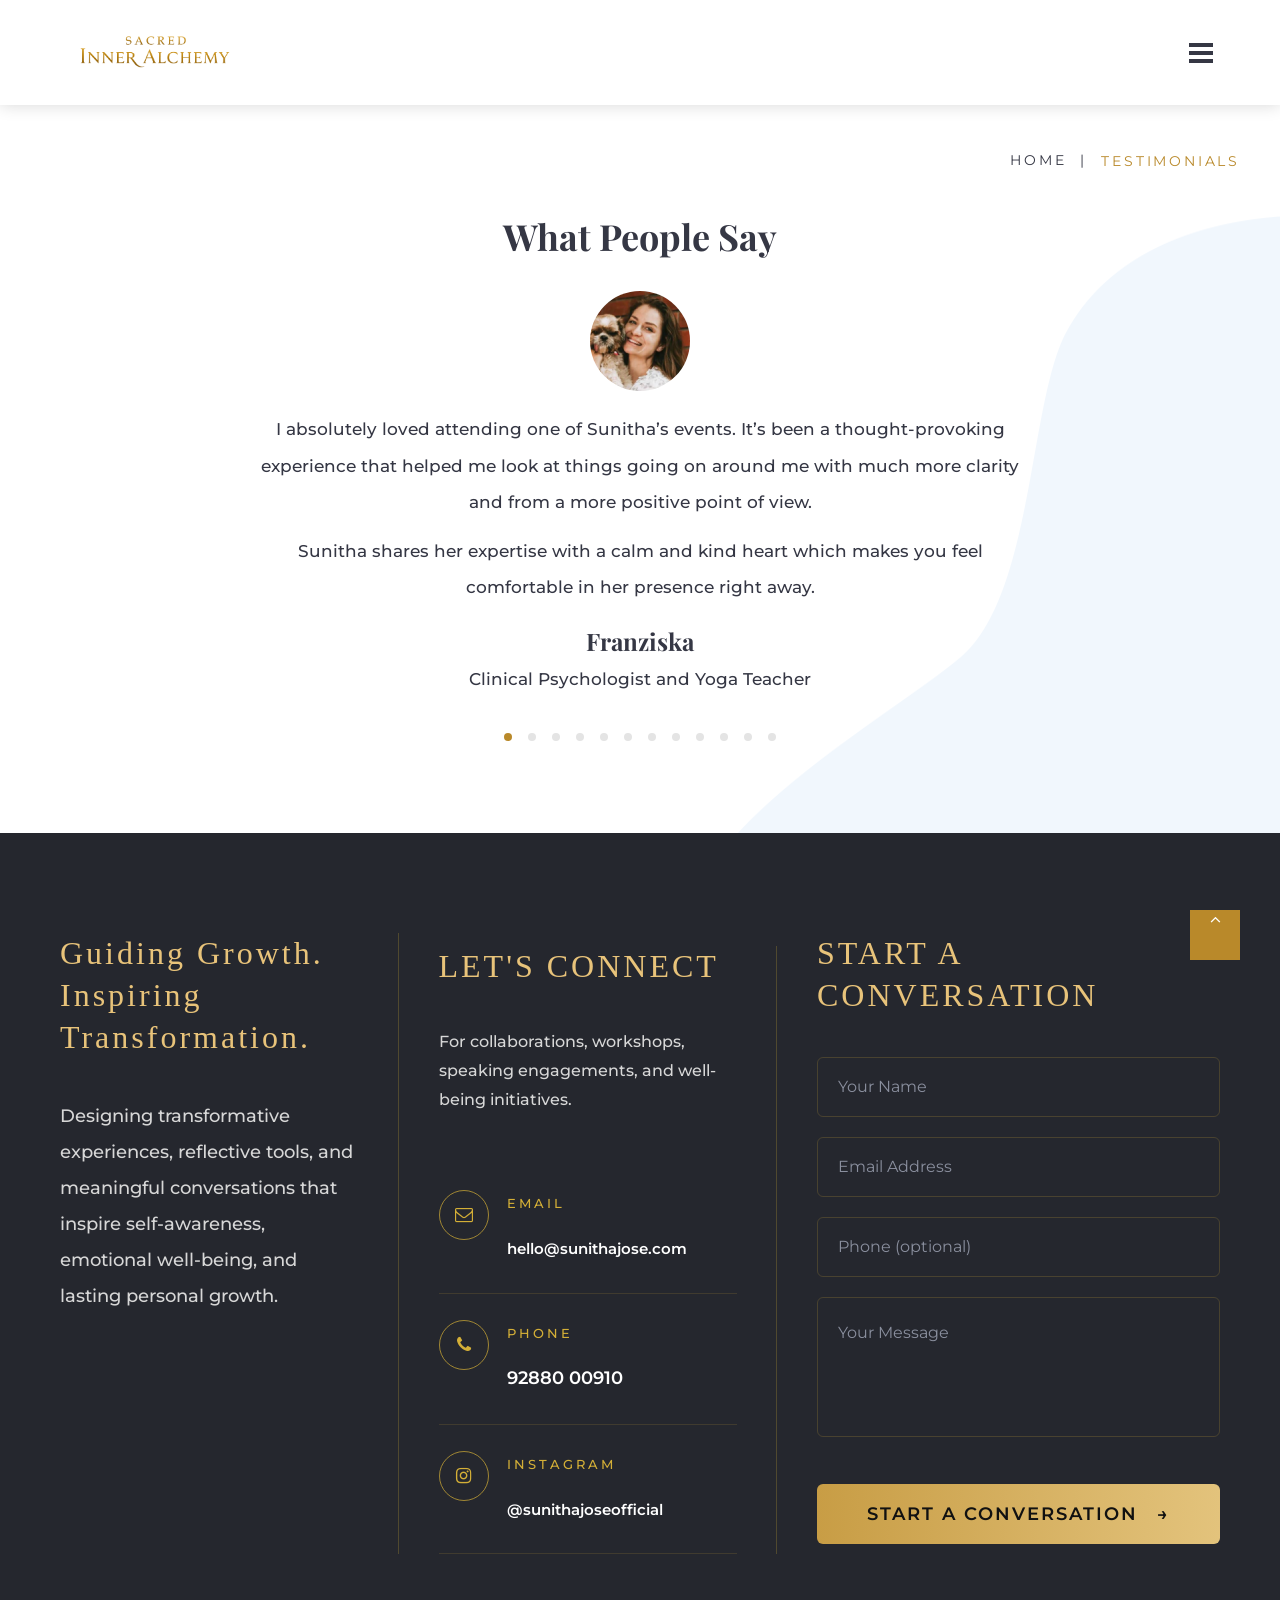
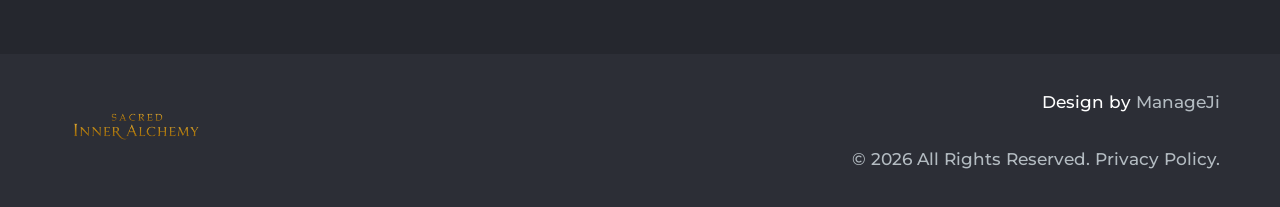
<file: Testimonials.html>
<!DOCTYPE html>
<html class="wide wow-animation" lang="en">
  <head>
    <title>Testimonials - Sunitha Jose</title>
    <meta charset="utf-8">
    <meta name="viewport" content="width=device-width, height=device-height, initial-scale=1.0">
    <meta http-equiv="X-UA-Compatible" content="IE=edge">
    <link rel="icon" href="images/favicon.ico" type="image/x-icon">
    <link rel="stylesheet" type="text/css" href="//fonts.googleapis.com/css?family=Montserrat:300,400,500%7CPlayfair+Display:700">
    <link rel="stylesheet" href="css/bootstrap.css">
    <link rel="stylesheet" href="css/fonts.css">
    <link rel="stylesheet" href="css/stylea.css">
	<link rel="stylesheet" href="css/footera.css?v=20260630">
	<link rel="stylesheet" href="https://cdnjs.cloudflare.com/ajax/libs/font-awesome/4.7.0/css/font-awesome.min.css">
    <style>.ie-panel{display: none;background: #212121;padding: 10px 0;box-shadow: 3px 3px 5px 0 rgba(0,0,0,.3);clear: both;text-align:center;position: relative;z-index: 1;} html.ie-10 .ie-panel, html.lt-ie-10 .ie-panel {display: block;}</style>
  </head>
  <body>
    <div class="ie-panel"><a href="http://windows.microsoft.com/en-US/internet-explorer/"><img src="images/ie8-panel/warning_bar_0000_us.jpg" height="42" width="820" alt="You are using an outdated browser. For a faster, safer browsing experience, upgrade for free today."></a></div>
    <div class="preloader">
      <div class="preloader-body">
        <div class="cssload-container">
          <div class="cssload-speeding-wheel"></div>
        </div>
        <p>Loading...</p>
      </div>
    </div>
    <div class="page">
      <header class="section page-header">
        <!--RD Navbar-->
        <div class="rd-navbar-wrap">
          <nav class="rd-navbar rd-navbar-classic" data-layout="rd-navbar-fixed" data-sm-layout="rd-navbar-fixed" data-md-layout="rd-navbar-fixed" data-md-device-layout="rd-navbar-fixed" data-lg-layout="rd-navbar-fixed" data-lg-device-layout="rd-navbar-fixed" data-xl-layout="rd-navbar-sidebar" data-xl-device-layout="rd-navbar-sidebar" data-xxl-layout="rd-navbar-sidebar" data-xxl-device-layout="rd-navbar-sidebar" data-lg-stick-up-offset="46px" data-xl-stick-up-offset="1x" data-xxl-stick-up-offset="1px" data-lg-stick-up="true" data-xl-stick-up="true" data-xxl-stick-up="true">
            <div class="rd-navbar-main-outer">
              <div class="rd-navbar-main">
                <!--RD Navbar Panel-->
                <div class="rd-navbar-panel">
                  <!--RD Navbar Toggle-->
                  <button class="rd-navbar-toggle" data-rd-navbar-toggle=".rd-navbar-nav-wrap"><span></span></button>
                  <!--RD Navbar Brand-->
                  <div class="rd-navbar-brand">
                    <!--Brand--><a class="brand" href="index.html"><img class="brand-logo-dark" src="images/logo-default-300x86.png" alt="" width="150" height="43"/><img class="brand-logo-light" src="images/logo-inverse-300x86.png" alt="" width="150" height="43"/></a>
                  </div>
                </div>
                <div class="rd-navbar-main-element">
                  <div class="rd-navbar-nav-wrap">
                    <ul class="rd-navbar-nav">
                      <li class="rd-nav-item"><a class="rd-nav-link" href="index.html">Home</a></li>
                      <li class="rd-nav-item"><a class="rd-nav-link" href="about.html">About</a></li>
                      <li class="rd-nav-item"><a class="rd-nav-link" href="Sacred-Inner-Alchemy.html">Sacred Inner Alchemy</a></li>
                      <li class="rd-nav-item"><a class="rd-nav-link" href="The-Inner-Craft.html">The Inner Craft</a></li>
					  <li class="rd-nav-item"><a class="rd-nav-link" href="Experiences.html">Experiences</a></li>
					  <li class="rd-nav-item"><a class="rd-nav-link" href="Hello-Feelings.html">Hello Feelings</a></li>
					  <li class="rd-nav-item"><a class="rd-nav-link" href="The-Journal-Advantage.html">The Journal Advantage</a></li>
					  <li class="rd-nav-item"><a class="rd-nav-link" href="Recognition.html">Recognition</a></li>
					  <li class="rd-nav-item"><a class="rd-nav-link" href="Institutional-Engagements.html">Institutional Engagements</a></li>
					  <li class="rd-nav-item active"><a class="rd-nav-link" href="Testimonials.html">Testimonials</a></li>
					  <li class="rd-nav-item"><a class="rd-nav-link" href="gallery.html">Gallery</a></li>
					  <li class="rd-nav-item"><a class="rd-nav-link" href="connect.html">Connect</a></li>
                    </ul>
                  </div>
                </div>
              </div>
            </div>
          </nav>
        </div>
      </header>
      <!-- Breadcrumbs-->
      <section class="breadcrumbs-custom bg-transparent">
        <div class="container">
          <ul class="breadcrumbs-custom-path">
            <li><a href="index.html">Home</a></li>
            <li class="active">Testimonials</li>
          </ul>
        </div>
      </section>
     
      <!-- Tweets-->
      <section class="section section-md bg-transparent section-relative text-center">
        <div class="decor-8"><img src="images/decor-08-600x1031.png" alt="" width="600" height="1031"/>
        </div>
        <div class="container">
          <h3>What People Say</h3>
          <div class="owl-carousel owl-carousel-testimonials" data-items="1" data-dots="true" data-nav="false" data-stage-padding="0" data-loop="false" data-margin="0" data-mouse-drag="false" data-dots-each="1" data-autoplay="6000">
            <article class="testimonial">
              <div class="testimonial-img"><img src="images/testimonials/Franziska.png" alt="" width="101" height="101"/>
              </div>
              <div class="testimonial-text">
                <p>I absolutely loved attending one of Sunitha’s events. It’s been a thought-provoking experience that helped me look at things going on around me with much more clarity and from a more positive point of view.</p>

				<p>Sunitha shares her expertise with a calm and kind heart which makes you feel comfortable in her presence right away.</p>
              </div>
              <div class="testimonial-name">
                <h4>Franziska</h4>
              </div>
              <div class="testimonial-position"><span>Clinical Psychologist and Yoga Teacher</span></div>
            </article>
            <article class="testimonial">
              <div class="testimonial-img"><img src="images/testimonials/Vaidant-Jain.png" alt="" width="101" height="101"/>
              </div>
              <div class="testimonial-text">
                <p>I have attended Sunitha’s event in Lahe Lahe, Bangalore. I must say that the engagement and collaboration in that event through creative practices was very high.</p>

				<p>Being a coach myself, I was happy to see the kind of discussions some powerful questions triggered, and Sunitha facilitated the session very well. Looking forward to more.</p>
              </div>
              <div class="testimonial-name">
                <h4>Vaidant Jain</h4>
              </div>
              <div class="testimonial-position"><span>Corporate Coach and Co-Founder, InnOgru</span></div>
            </article>
            <article class="testimonial">
              <div class="testimonial-img"><img src="images/testimonials/Venkat-Charan.png" alt="" width="101" height="101"/>
              </div>
              <div class="testimonial-text">
                <p>The Inner Canvas’ was an engaging session which offered enriching self-awareness through art, fostering openness for learning and growth.</p>
				<p> Eagerly awaiting the next workshop. </p>
              </div>
              <div class="testimonial-name">
                <h4>Venkat Charan</h4>
              </div>
              <div class="testimonial-position"><span>Supervising Producer, Sony Sports</span></div>
            </article>
			<article class="testimonial">
              <div class="testimonial-img"><img src="images/testimonials/Neha.png" alt="" width="101" height="101"/>
              </div>
              <div class="testimonial-text">
                <p>The Coffee, Coach, Comedy workshop was an amazing experience, seamlessly blending diverse elements. The activities provided deep insights into my personality, and the uplifting ending taught me to live each day to the fullest.</p>
				<p>My biggest takeaway is adopting a positive approach to life, which I’m now working to implement.</p>
              </div>
              <div class="testimonial-name">
                <h4>Neha</h4>
              </div>
              <div class="testimonial-position"><span>Psychotherapist</span></div>
            </article>
			<article class="testimonial">
              <div class="testimonial-img"><img src="images/testimonials/Sachin.png" alt="" width="101" height="101"/>
              </div>
              <div class="testimonial-text">
                <p>The Wellness Diaries’ session was a blast with friends, blending fun with self-discovery. From emotional insights to a refreshing fitness dance workout, it covered all aspects of wellness uniquely.</p>
				<p>Highly recommend!</p>
              </div>
              <div class="testimonial-name">
                <h4>Sachin</h4>
              </div>
              <div class="testimonial-position"><span>Standup Comedian</span></div>
            </article>
			<article class="testimonial">
              <div class="testimonial-img"><img src="images/testimonials/Arthur-Antony.png" alt="" width="101" height="101"/>
              </div>
              <div class="testimonial-text">
                <p>I attended the workshop out of curiosity and was pleasantly surprised by its unique concept. The interactive sessions allowed for introspection and reflection, reinforcing what I knew about myself and identifying deeper motivations. The diverse participants enhanced the experience greatly.</p>
				
              </div>
              <div class="testimonial-name">
                <h4>Arthur Antony</h4>
              </div>
              <div class="testimonial-position"><span>Student, Actor and Model</span></div>
            </article>
			<article class="testimonial">
              <div class="testimonial-img"><img src="images/testimonials/Pooja.png" alt="" width="101" height="101"/>
              </div>
              <div class="testimonial-text">
                <p>Strokes & Stories’ fostered mindfulness and team bonding, leaving a profound sense of fulfilment.</p>
				<p>Mandalas in team dynamics boost efficiency, stimulate creativity, and enhance problem-solving, communication, and collaboration in the corporate world. </p>
              </div>
              <div class="testimonial-name">
                <h4>Pooja</h4>
              </div>
              <div class="testimonial-position"><span>HR Manager, 2gethr Hub</span></div>
            </article>
			<article class="testimonial">
              <div class="testimonial-img"><img src="images/testimonials/Vinaya.png" alt="" width="101" height="101"/>
              </div>
              <div class="testimonial-text">
                <p>Strokes and Stories’ blends mandala art with interactive storytelling, fostering calm and togetherness.</p>
				<p>Ideal for corporate professionals, it promotes mindfulness and stress relief, inspiring art as a tool for resilience amidst mundane work cycles.</p>
              </div>
              <div class="testimonial-name">
                <h4>Vinaya</h4>
              </div>
              <div class="testimonial-position"><span>Visual Verification Producer, Reuters</span></div>
            </article>
			<article class="testimonial">
              <div class="testimonial-img"><img src="images/testimonials/Kadri-Srihari.png" alt="" width="101" height="101"/>
              </div>
              <div class="testimonial-text">
                <p>The Stress Management Workshop for Teachers session was highly informative. Sunitha’s patience during one-on-one interactions was commendable.</p>
				<p>Personally, I’ve benefited greatly, changing my perspective on life, and finding happiness within myself. Highly recommend for spreading positive vibes.</p>
              </div>
              <div class="testimonial-name">
                <h4>Kadri Srihari</h4>
              </div>
              <div class="testimonial-position"><span>Teacher, Kendriya Vidyalaya, Bangalore</span></div>
            </article>
			<article class="testimonial">
              <div class="testimonial-img"><img src="images/testimonials/Joel.png" alt="" width="101" height="101"/>
              </div>
              <div class="testimonial-text">
                <p>The experiential session on self-discovery and identity sparked deep self-reflection and insightful discussions with others.</p>
				<p>The visualization activity was a standout, clarifying my goals and highlighting the importance of clear goals and self-awareness for a happier life.</p>
              </div>
              <div class="testimonial-name">
                <h4>Joel</h4>
              </div>
              <div class="testimonial-position"><span>Data Science Engineer</span></div>
            </article>
			<article class="testimonial">
              <div class="testimonial-img"><img src="images/testimonials/Sarita-Prasad.png" alt="" width="101" height="101"/>
              </div>
              <div class="testimonial-text">
                <p>The event was a fun and insightful journey into my personality and relationships.</p>
				<p>The blend of the coaches’ personalities and humor created a fantastic atmosphere, nudging introspection. Excited for more such workshops in the future.</p>
              </div>
              <div class="testimonial-name">
                <h4>Sarita Prasad</h4>
              </div>
              <div class="testimonial-position"><span>Yoga Instructor</span></div>
            </article>
			<article class="testimonial">
              <div class="testimonial-img"><img src="images/testimonials/Anjali-Tommy.png" alt="" width="101" height="101"/>
              </div>
              <div class="testimonial-text">
                <p>Strokes and Stories’ enriched my interpersonal skills and understanding, boosting my professional interactions.</p>
				<p>Working on mandalas reduced stress and anxiety, enhancing focus and self-exploration. Mindfulness practices promote empathy and present-moment awareness for better communication.</p>
              </div>
              <div class="testimonial-name">
                <h4>Anjali Tommy</h4>
              </div>
              <div class="testimonial-position"><span>Student, Madras School of Social Work</span></div>
            </article>
          </div>
        </div>
      </section>
    
	
	
	
<section class="contact-footer">

    <div class="container">

        <div class="contact-wrapper">

            <!-- Column 1 -->
            <div class="contact-intro">

                <h2>Guiding Growth. Inspiring Transformation.</h2>

                <p>
                    Designing transformative experiences, reflective tools,
                    and meaningful conversations that inspire self-awareness,
                    emotional well-being, and lasting personal growth.
                </p>

            </div>

            <!-- Column 2 -->
            <div class="contact-info">

                <h2>LET'S CONNECT</h2>

                <p class="contact-text">
                    For collaborations, workshops, speaking engagements,
                    and well-being initiatives.
                </p>

                <div class="contact-item">

                    <div class="contact-icon">
                        <i class="fa fa-envelope-o"></i>
                    </div>

                    <div class="contact-content">
                        <span>EMAIL</span>

                        <a href="mailto:hello@sunithajose.com">
                            hello@sunithajose.com
                        </a>
                    </div>

                </div>

                <div class="contact-item">

                    <div class="contact-icon">
                        <i class="fa fa-phone"></i>
                    </div>

                    <div class="contact-content">
                        <span>PHONE</span>

                        <a href="tel:+919288000910">
                            92880 00910
                        </a>
                    </div>

                </div>

                <div class="contact-item">

                    <div class="contact-icon">
                        <i class="fa fa-instagram"></i>
                    </div>

                    <div class="contact-content">
                        <span>INSTAGRAM</span>

                        <a href="https://instagram.com/sunithajoseofficial"
                           target="_blank">
                            @sunithajoseofficial
                        </a>
                    </div>

                </div>

            </div>

            <!-- Column 3 -->
            <div class="contact-form-area">

                <h2>START A CONVERSATION</h2>

                <form method="post" action="https://api.web3forms.com/submit" method="POST">
					<input type="hidden" name="access_key" value="caa12398-0a85-4a3f-9f09-d6c62febed64">
                    <div class="form-wrap">
                        <input type="text"
                               name="name"
                               placeholder="Your Name" required>
                    </div>

                    <div class="form-wrap">
                        <input type="email"
                               name="email"
                               placeholder="Email Address" required>
                    </div>

                    <div class="form-wrap">
                        <input type="tel"
                               name="phone"
                               placeholder="Phone (optional)">
                    </div>

                    <div class="form-wrap">
                        <textarea name="message"
                                  placeholder="Your Message" required></textarea>
                    </div>

                    <button class="contact-btn" type="submit">
                        START A CONVERSATION
                        <span>→</span>
                    </button>

                </form>

            </div>

        </div>

    </div>

</section>

	
	
	
	
	
      <footer class="footer-classic section bg-gray-900 text-center section-relative">
        <div class="container">
          <div class="row row-15 align-items-center">
            <div class="col-md-4 text-md-left">
              <div class="brand"><a href="index.html"><img src="images/logo-inverse-300x86.png" alt="" width="150" height="43"/></a></div>
            </div>
            <div class="col-md-8 text-md-right">
              Design&nbsp;by&nbsp;<a href="https://www.manageji.com/">ManageJi</a><p class="rights"><span>©</span> <span class="copyright-year"></span><span>&nbsp;</span><span>All Rights Reserved</span><span>.&nbsp;</span><a href="privacy-policy.html">Privacy Policy</a>.
              </p>
            </div>
          </div>
        </div>
      </footer>
    </div>
    <div class="snackbars" id="form-output-global"></div>
    <script src="js/core.min.js"></script>
    <script src="js/script.js"></script>
  </body>
</html>
</file>
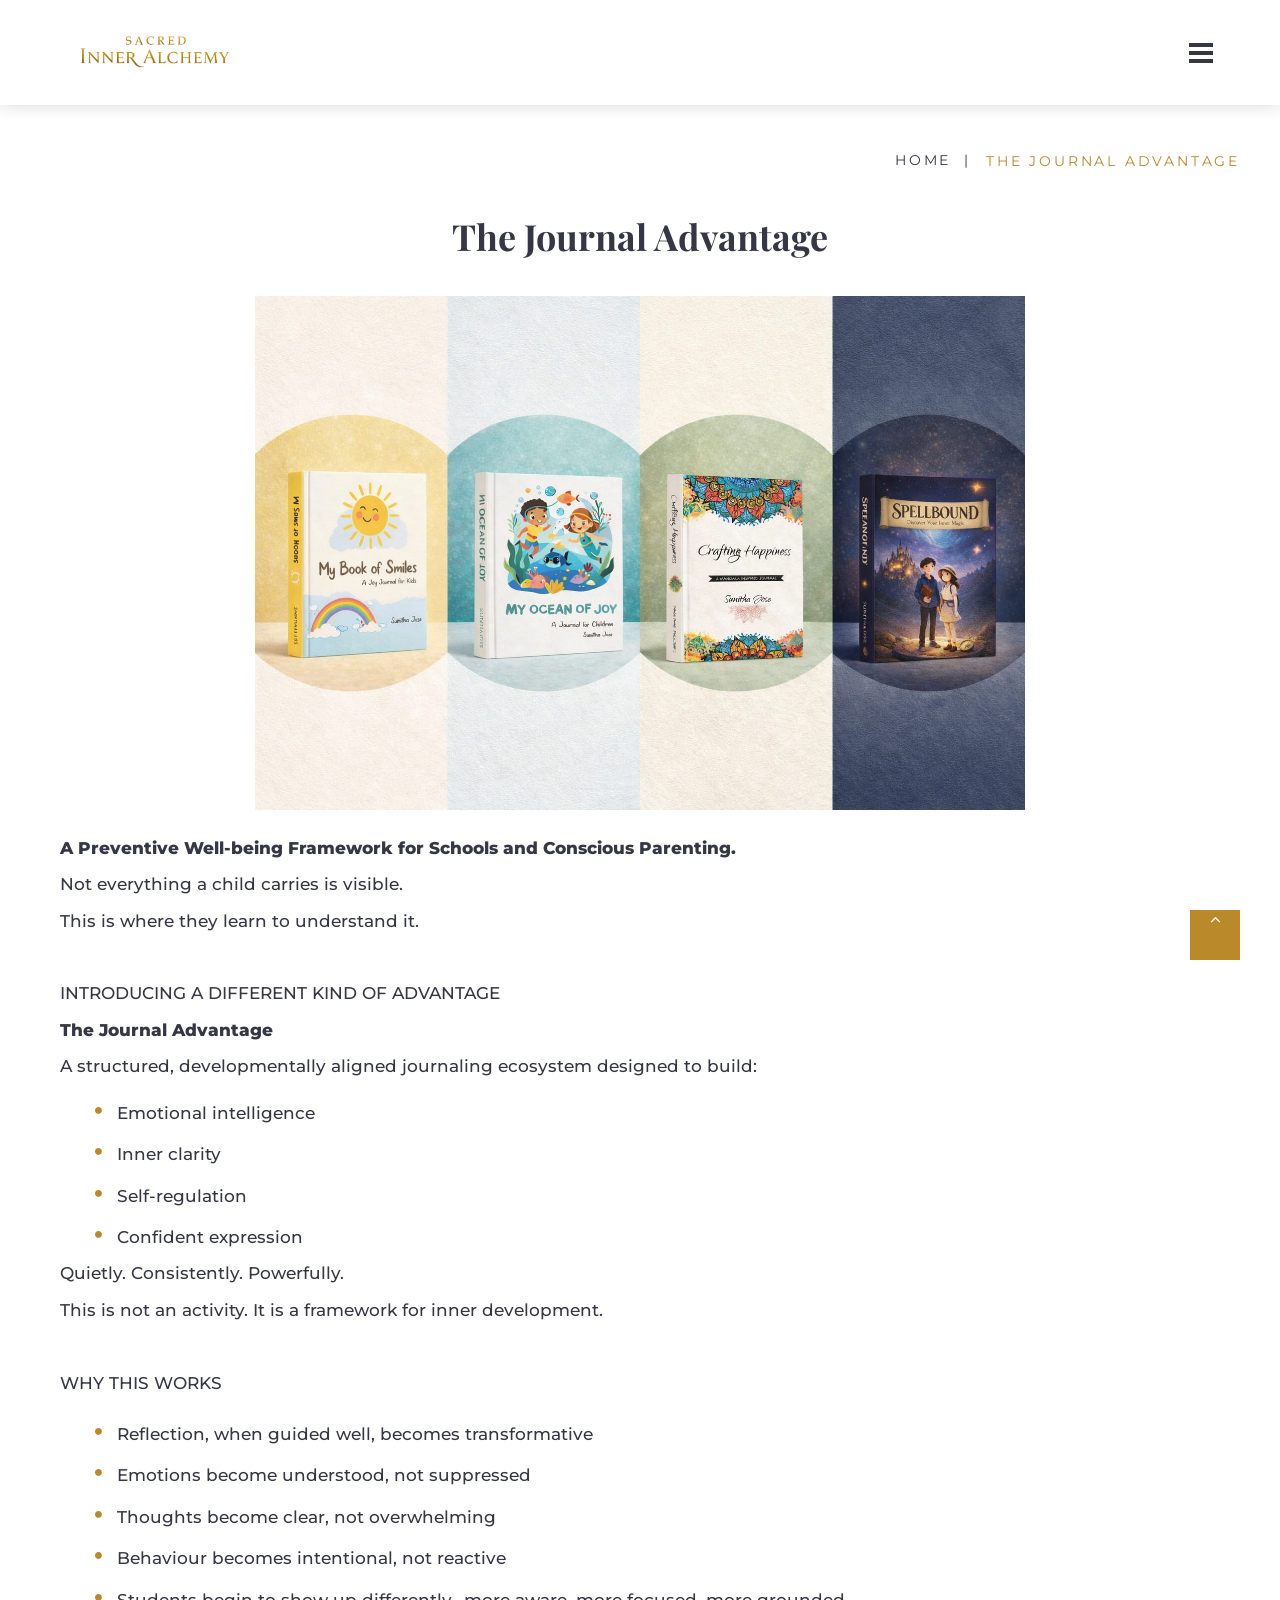
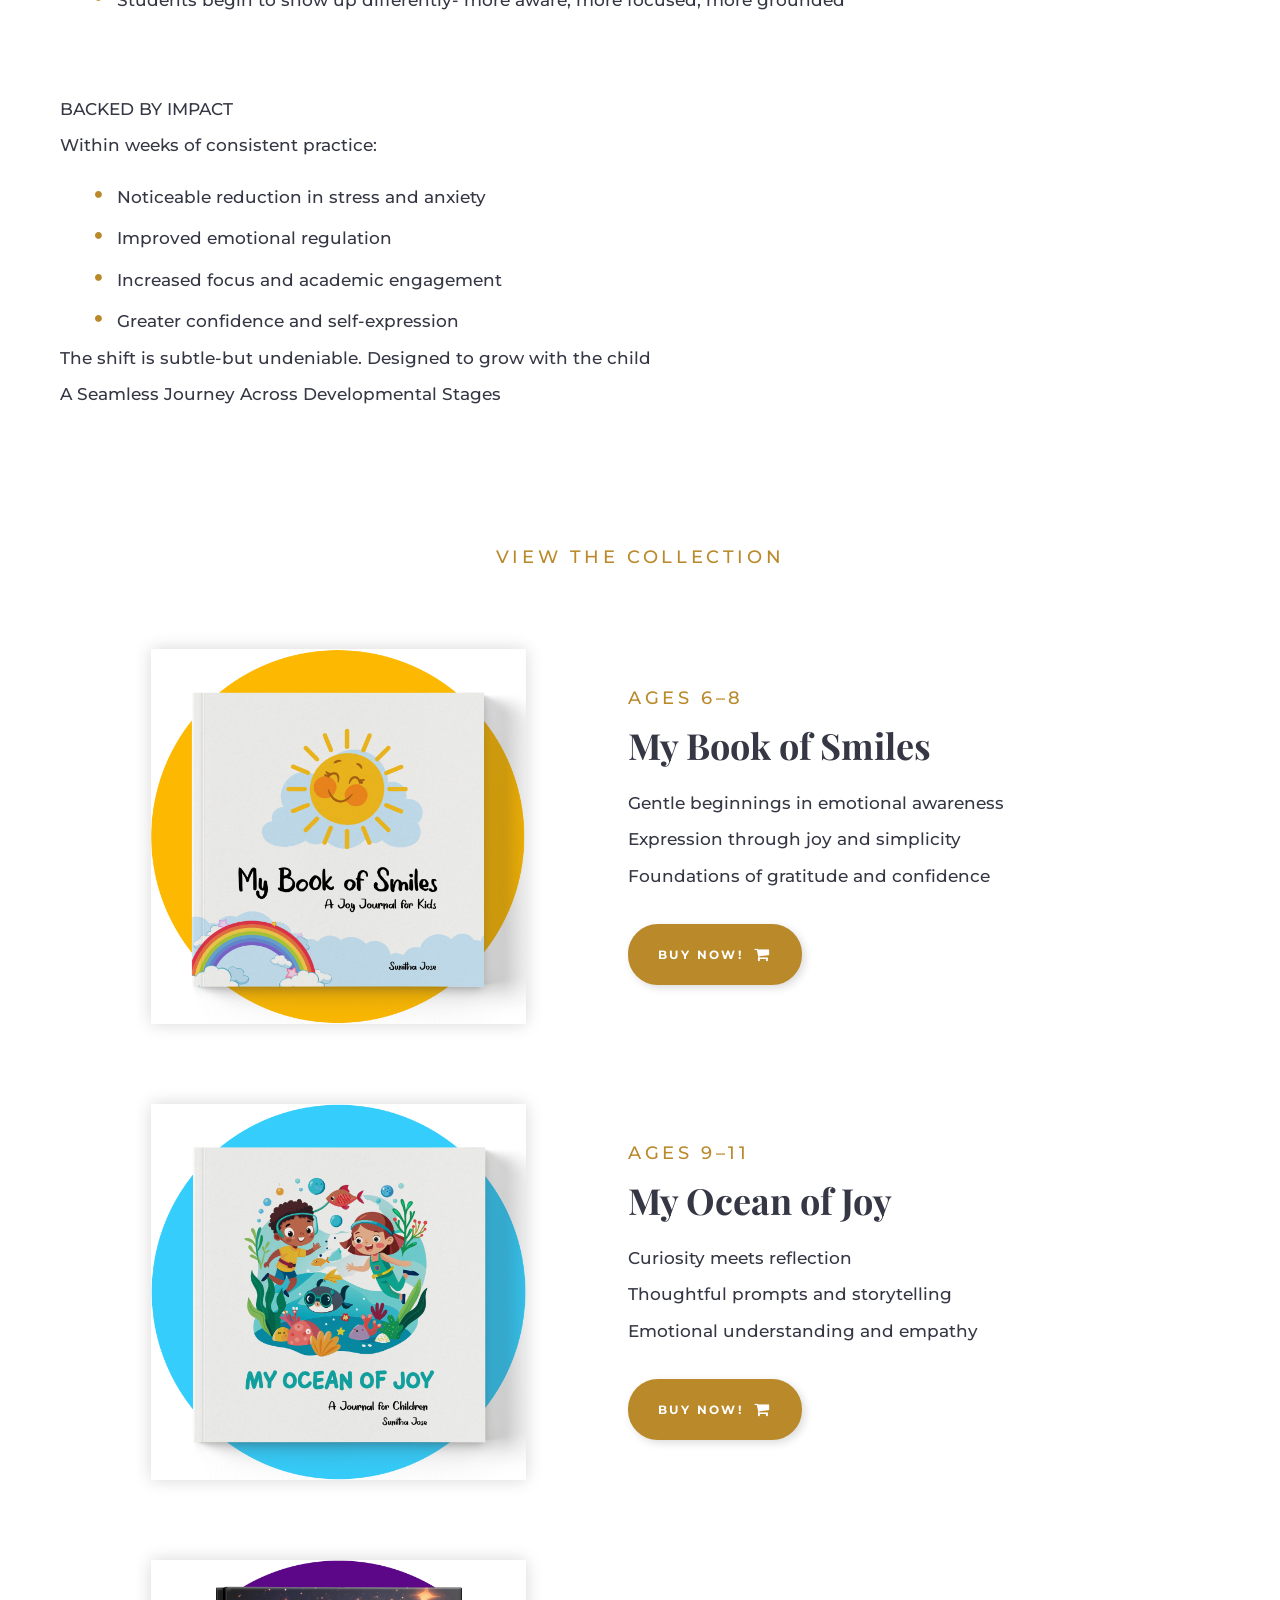
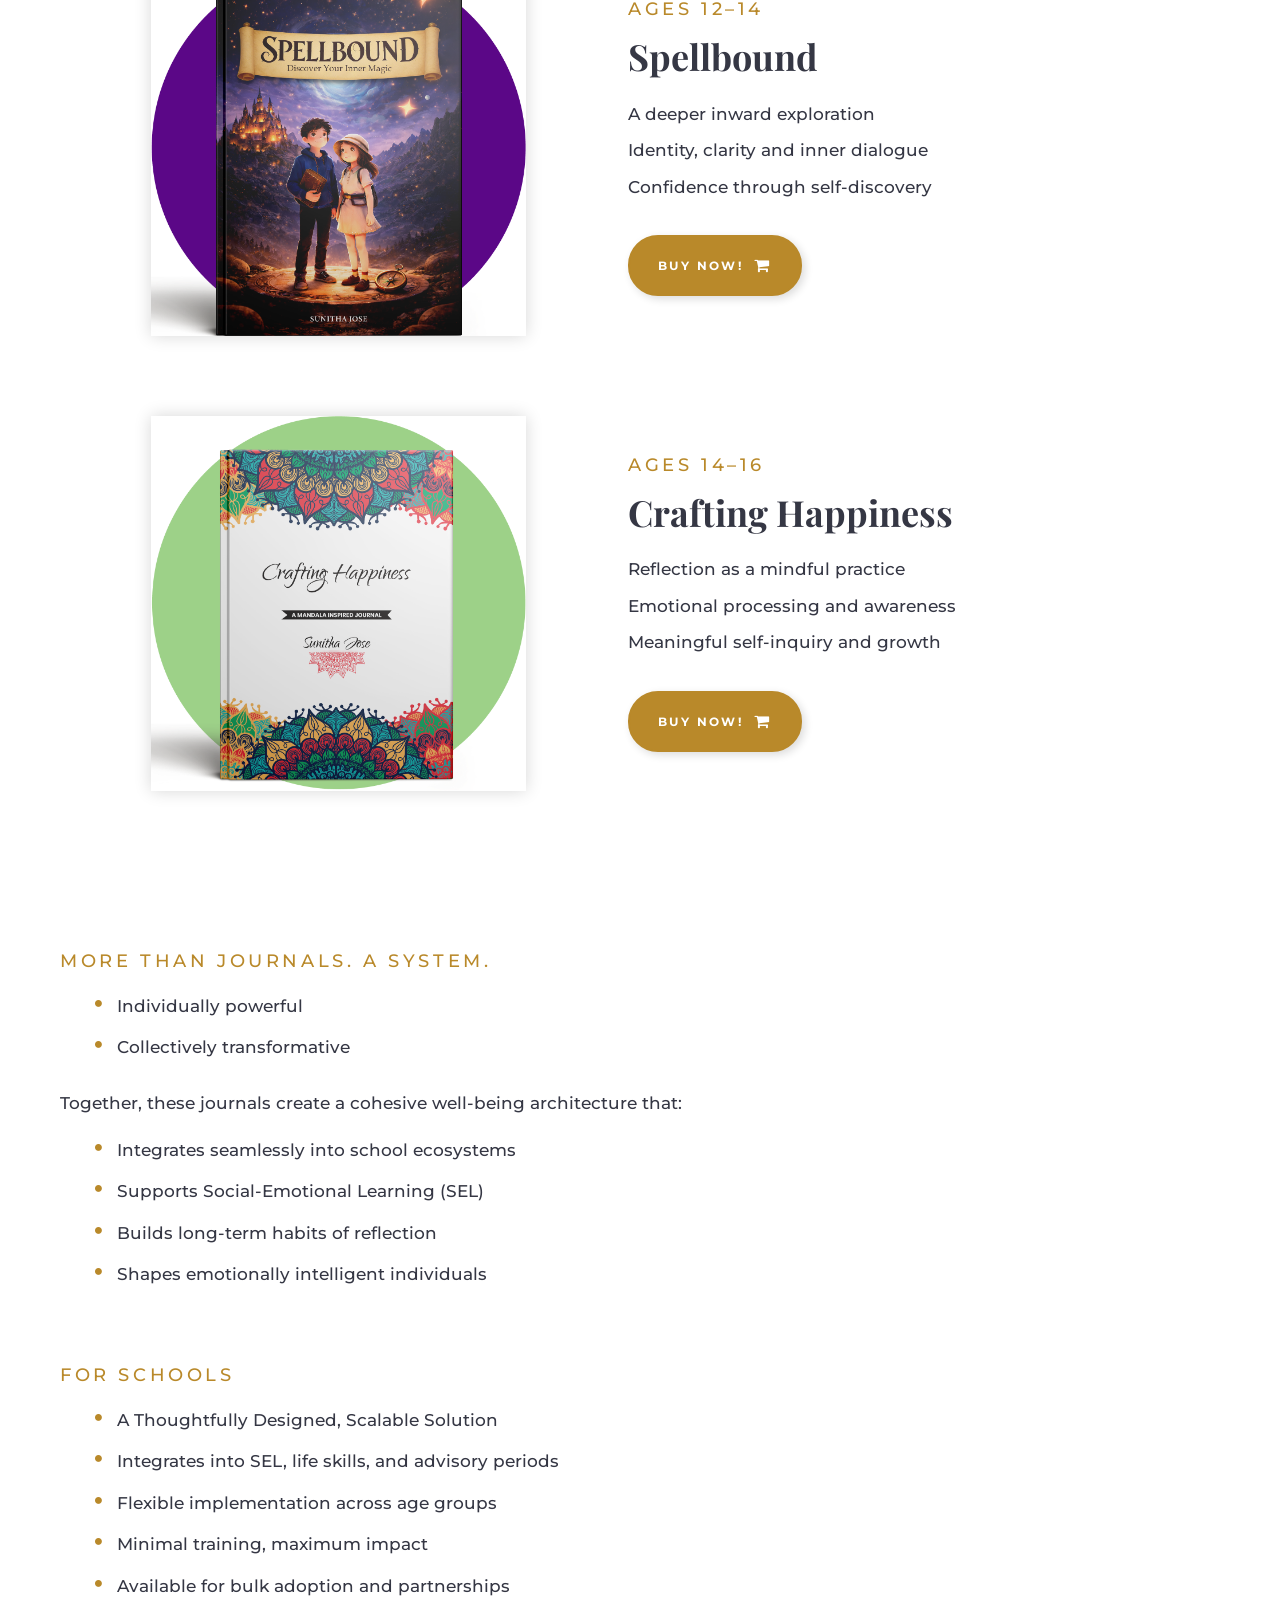
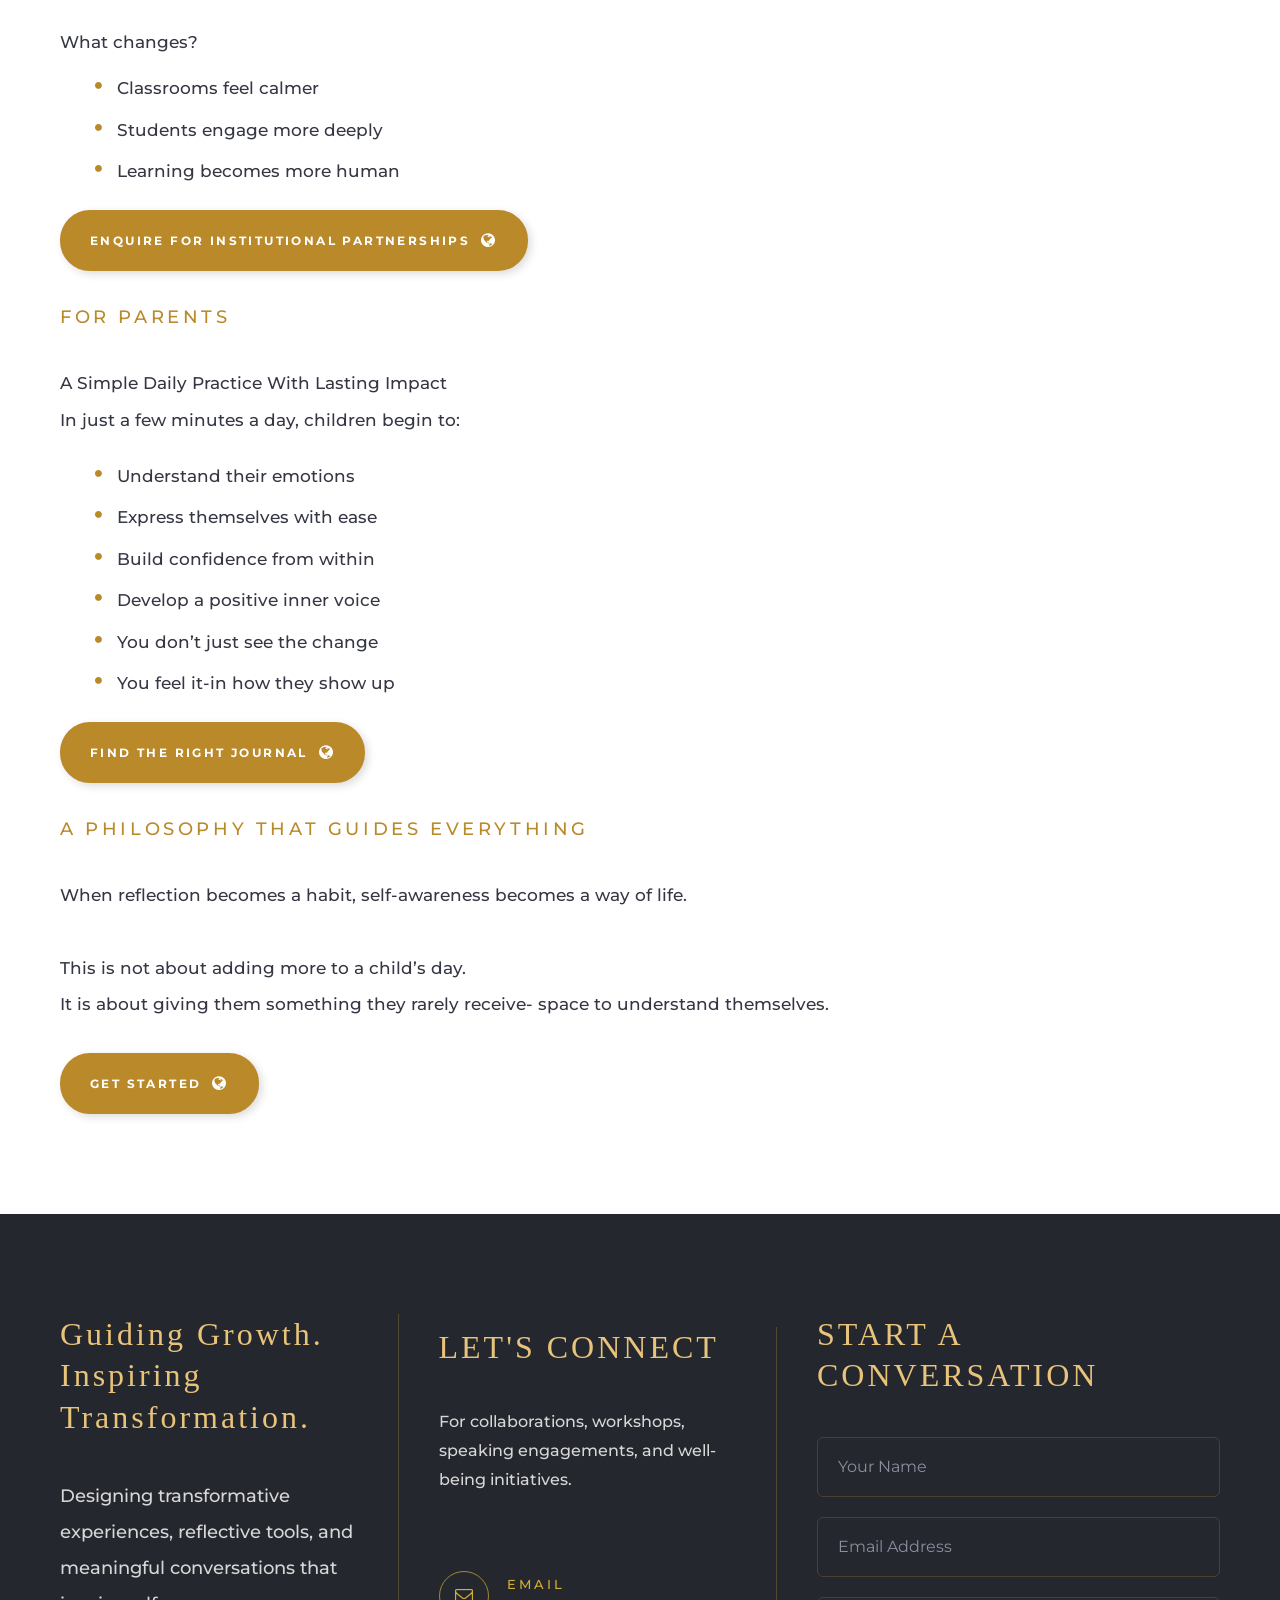
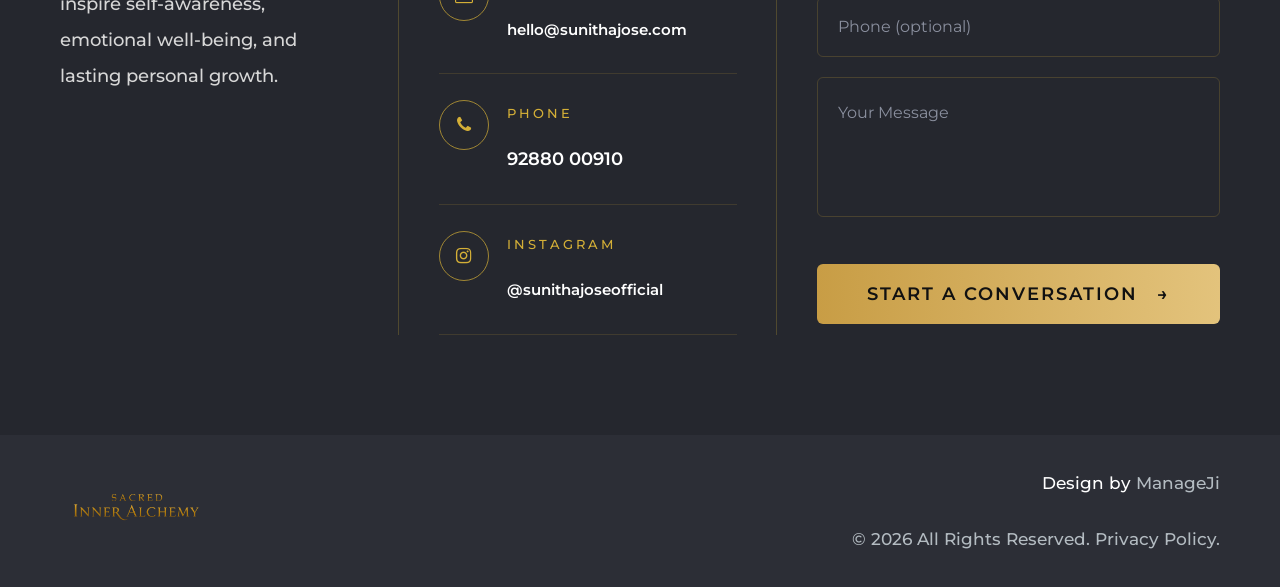
<file: The-Journal-Advantage.html>
<!DOCTYPE html>
<html class="wide wow-animation" lang="en">
  <head>
    <title>The Journal Advantage - Sunitha Jose</title>
    <meta charset="utf-8">
    <meta name="viewport" content="width=device-width, height=device-height, initial-scale=1.0">
    <meta http-equiv="X-UA-Compatible" content="IE=edge">
    <link rel="icon" href="images/favicon.ico" type="image/x-icon">
    <link rel="stylesheet" type="text/css" href="//fonts.googleapis.com/css?family=Montserrat:300,400,500%7CPlayfair+Display:700">
    <link rel="stylesheet" href="css/bootstrap.css">
    <link rel="stylesheet" href="css/fonts.css">
    <link rel="stylesheet" href="css/stylea.css">
	<link rel="stylesheet" href="css/footera.css?v=20260630">
	<link rel="stylesheet" href="https://cdnjs.cloudflare.com/ajax/libs/font-awesome/4.7.0/css/font-awesome.min.css">
    <style>.ie-panel{display: none;background: #212121;padding: 10px 0;box-shadow: 3px 3px 5px 0 rgba(0,0,0,.3);clear: both;text-align:center;position: relative;z-index: 1;} html.ie-10 .ie-panel, html.lt-ie-10 .ie-panel {display: block;}</style>
  </head>
  <body>
    <div class="ie-panel"><a href="http://windows.microsoft.com/en-US/internet-explorer/"><img src="images/ie8-panel/warning_bar_0000_us.jpg" height="42" width="820" alt="You are using an outdated browser. For a faster, safer browsing experience, upgrade for free today."></a></div>
    <div class="preloader">
      <div class="preloader-body">
        <div class="cssload-container">
          <div class="cssload-speeding-wheel"></div>
        </div>
        <p>Loading...</p>
      </div>
    </div>
    <div class="page">
      <header class="section page-header">
        <!--RD Navbar-->
        <div class="rd-navbar-wrap">
          <nav class="rd-navbar rd-navbar-classic" data-layout="rd-navbar-fixed" data-sm-layout="rd-navbar-fixed" data-md-layout="rd-navbar-fixed" data-md-device-layout="rd-navbar-fixed" data-lg-layout="rd-navbar-fixed" data-lg-device-layout="rd-navbar-fixed" data-xl-layout="rd-navbar-sidebar" data-xl-device-layout="rd-navbar-sidebar" data-xxl-layout="rd-navbar-sidebar" data-xxl-device-layout="rd-navbar-sidebar" data-lg-stick-up-offset="46px" data-xl-stick-up-offset="1x" data-xxl-stick-up-offset="1px" data-lg-stick-up="true" data-xl-stick-up="true" data-xxl-stick-up="true">
            <div class="rd-navbar-main-outer">
              <div class="rd-navbar-main">
                <!--RD Navbar Panel-->
                <div class="rd-navbar-panel">
                  <!--RD Navbar Toggle-->
                  <button class="rd-navbar-toggle" data-rd-navbar-toggle=".rd-navbar-nav-wrap"><span></span></button>
                  <!--RD Navbar Brand-->
                  <div class="rd-navbar-brand">
                    <!--Brand--><a class="brand" href="index.html"><img class="brand-logo-dark" src="images/logo-default-300x86.png" alt="" width="150" height="43"/><img class="brand-logo-light" src="images/logo-inverse-300x86.png" alt="" width="150" height="43"/></a>
                  </div>
                </div>
                <div class="rd-navbar-main-element">
                  <div class="rd-navbar-nav-wrap">
                    <ul class="rd-navbar-nav">
                      <li class="rd-nav-item"><a class="rd-nav-link" href="index.html">Home</a></li>
                      <li class="rd-nav-item"><a class="rd-nav-link" href="about.html">About</a></li>
                      <li class="rd-nav-item"><a class="rd-nav-link" href="Sacred-Inner-Alchemy.html">Sacred Inner Alchemy</a></li>
                      <li class="rd-nav-item"><a class="rd-nav-link" href="The-Inner-Craft.html">The Inner Craft</a></li>
					  <li class="rd-nav-item"><a class="rd-nav-link" href="Experiences.html">Experiences</a></li>
					  <li class="rd-nav-item"><a class="rd-nav-link" href="Hello-Feelings.html">Hello Feelings</a></li>
					  <li class="rd-nav-item active"><a class="rd-nav-link" href="The-Journal-Advantage.html">The Journal Advantage</a></li>
					  <li class="rd-nav-item"><a class="rd-nav-link" href="Recognition.html">Recognition</a></li>
					  <li class="rd-nav-item"><a class="rd-nav-link" href="Institutional-Engagements.html">Institutional Engagements</a></li>
					  <li class="rd-nav-item"><a class="rd-nav-link" href="Testimonials.html">Testimonials</a></li>
					  <li class="rd-nav-item"><a class="rd-nav-link" href="gallery.html">Gallery</a></li>
					  <li class="rd-nav-item"><a class="rd-nav-link" href="connect.html">Connect</a></li>
                    </ul>
                  </div>
                </div>
              </div>
            </div>
          </nav>
        </div>
      </header>
      <!-- Breadcrumbs-->
      <section class="breadcrumbs-custom bg-transparent">
        <div class="container">
          <ul class="breadcrumbs-custom-path">
            <li><a href="index.html">Home</a></li>
            <li class="active">The Journal Advantage</li>
          </ul>
        </div>
      </section>
	  
	  
	   <!--Image Left-->
      <section class="section section-lg section-relative bg-transparent">
        <div class="container">
          <div class="row row-30 flex-lg-row-reverse align-items-center">
            <div class="col-lg-10 col-xl-12">
            
            <div style="display: flex; justify-content: center; align-items: center;">
				
				  <h3>The Journal Advantage</h3>
				</div>
				
              <div class="row row-30">
			  
			  
			  <div class="col-md-12">
			 
			  <div style="display: flex; justify-content: center; align-items: center;">
				
				 
				</div>
				<div style="display: flex; justify-content: center; align-items: center;">
				
				  <img src="images/Banner/The-Journal-Advantage-Cover.jpeg" alt="" width="770" height="480"/>
				</div>
				
				<p><span style="font-weight: 800;">A Preventive Well-being Framework for Schools and Conscious Parenting.</span></br>
 Not everything a child carries is visible.</br>
This is where they learn to understand it. </br></br>

INTRODUCING A DIFFERENT KIND OF ADVANTAGE</br>

<span style="font-weight: 800;">The Journal Advantage</span></br>
A structured, developmentally aligned journaling ecosystem designed to build:</br>
<ul class="list-marked">
                <li>Emotional intelligence</li>
				<li>Inner clarity</li>
				<li>Self-regulation</li>
				<li>Confident expression</li>
              </ul>
			  
Quietly. Consistently. Powerfully.</br>

This is not an activity. It is a framework for inner development.</br></br>


WHY THIS WORKS</br>
<ul class="list-marked">
                <li>Reflection, when guided well, becomes transformative</li>
				<li>Emotions become understood, not suppressed</li>
				<li>Thoughts become clear, not overwhelming</li>
				<li>Behaviour becomes intentional, not reactive</li>
				<li>Students begin to show up differently- more aware, more focused, more grounded</li>
              </ul>
</br></br>
BACKED BY IMPACT</br>
Within weeks of consistent practice:</br>
<ul class="list-marked">
                <li>Noticeable reduction in stress and anxiety</li>
				<li>Improved emotional regulation</li>
				<li>Increased focus and academic engagement</li>
				<li>Greater confidence and self-expression</li>
              </ul>
The shift is subtle-but undeniable.
Designed to grow with the child</br>
A Seamless Journey Across Developmental Stages

</p>

                   
					  </div>
					  
	  
      
				
				  
                 </div>
              </div>
            </div>
          
        </div>
      </section>
	  
	  <div style="text-align:center;">
		<h6>View the Collection</h6>
	  </div>
      <!-- My new book-->
      <section class="section section-md bg-transparent section-relative">
        <div class="container">
          <div class="row row-30 align-items-center">
            <div class="col-md-6 col-lg-5 text-lg-right"><img class="img-shadow" src="images/Books/PNG-01.png" alt="" width="375" height="455"/>
            </div>
            <div class="col-md-6 col-lg-7">
              <div class="block-sm">
                <h6>Ages 6–8</h6>
                <h3>My Book of Smiles<br><span class="text-primary"></span>
                </h3>
                <p class="lead-custom">Gentle beginnings in emotional awareness</br>
				Expression through joy and simplicity</br>
				Foundations of gratitude and confidence
				</p>
				<a class="button button-primary button-circle button-shadow button-icon button-icon-right" href="https://api.whatsapp.com/send/?phone=+919288000910&text=My-Book-of-Smiles">Buy Now!<span class="icon fa-shopping-cart"></span></a>
              </div>
            </div>
          </div>
        </div>
      </section>
	  <!-- My new book-->
      <section class="section section-md bg-transparent section-relative">
        <div class="container">
          <div class="row row-30 align-items-center">
            <div class="col-md-6 col-lg-5 text-lg-right"><img class="img-shadow" src="images/Books/PNG-02.png" alt="" width="375" height="455"/>
            </div>
            <div class="col-md-6 col-lg-7">
              <div class="block-sm">
                <h6>Ages 9–11</h6>
                <h3>My Ocean of Joy<br> <span class="text-primary"></span>
                </h3>
				
                <p class="lead-custom">Curiosity meets reflection</br>
				Thoughtful prompts and storytelling</br>
				Emotional understanding and empathy
</p><a class="button button-primary button-circle button-shadow button-icon button-icon-right" href="https://api.whatsapp.com/send/?phone=+919288000910&text=My-Ocean-of-Joy">Buy Now!<span class="icon fa-shopping-cart"></span></a>
              </div>
            </div>
          </div>
        </div>
      </section>
	  <!-- My new book-->
      <section class="section section-md bg-transparent section-relative">
        <div class="container">
          <div class="row row-30 align-items-center">
            <div class="col-md-6 col-lg-5 text-lg-right"><img class="img-shadow" src="images/Books/PNG-03.png" alt="" width="375" height="455"/>
            </div>
            <div class="col-md-6 col-lg-7">
              <div class="block-sm">
                <h6>Ages 12–14</h6>
                <h3>Spellbound <br> <span class="text-primary"></span>
                </h3>
				<p class="lead-custom">A deeper inward exploration</br>
				Identity, clarity and inner dialogue</br>
				Confidence through self-discovery
</p><a class="button button-primary button-circle button-shadow button-icon button-icon-right" href="https://api.whatsapp.com/send/?phone=+919288000910&text=Spellbound">Buy Now!<span class="icon fa-shopping-cart"></span></a>
              </div>
            </div>
          </div>
        </div>
      </section>
	  <!-- My new book-->
      <section class="section section-md bg-transparent section-relative">
        <div class="container">
          <div class="row row-30 align-items-center">
            <div class="col-md-6 col-lg-5 text-lg-right"><img class="img-shadow" src="images/Books/PNG-04.png" alt="" width="375" height="455"/>
            </div>
            <div class="col-md-6 col-lg-7">
              <div class="block-sm">
                <h6>Ages 14–16</h6>
                <h3>Crafting Happiness <br> <span class="text-primary"></span>
                </h3>
				<p class="lead-custom">Reflection as a mindful practice</br>
				Emotional processing and awareness</br>
				Meaningful self-inquiry and growth
</p><a class="button button-primary button-circle button-shadow button-icon button-icon-right" href="https://api.whatsapp.com/send/?phone=+919288000910&text=Crafting-Happiness">Buy Now!<span class="icon fa-shopping-cart"></span></a>
              </div>
            </div>
          </div>
        </div>
      </section>
	  
	  
	  <!--Privacy Policy-->
      <section class="section section-md bg-default">
        <div class="container">
           
				   <h6>MORE THAN JOURNALS. A SYSTEM.</h6>
              <ul class="list-marked">
                <li>Individually powerful</li>
                <li>Collectively transformative</li>
              </ul>
			  
			  <p>Together, these journals create a cohesive well-being architecture that:</p>
              <ul class="list-marked">
                <li>Integrates seamlessly into school ecosystems</li>
                <li>Supports Social-Emotional Learning (SEL)</li>
				<li>Builds long-term habits of reflection</li>
				<li>Shapes emotionally intelligent individuals</li>
              </ul>
			  </br></br>
			   <h6>FOR SCHOOLS</h6>
              <ul class="list-marked">
                <li>A Thoughtfully Designed, Scalable Solution</li>
                <li>Integrates into SEL, life skills, and advisory periods</li>
				<li>Flexible implementation across age groups</li>
				<li>Minimal training, maximum impact</li>
				<li>Available for bulk adoption and partnerships</li>
              </ul>
			  
			  <p>What changes?</p>
              <ul class="list-marked">
                <li>Classrooms feel calmer</li>
                <li>Students engage more deeply</li>
				<li>Learning becomes more human</li>
              </ul>
			  
			  
			  <p>
			  <a class="button button-primary button-circle button-shadow button-icon button-icon-right" href="connect.html">Enquire for Institutional Partnerships<span class="icon fa-globe"></span></a>
			  </br></br>
			  <h6>FOR PARENTS</h6></br>
			  A Simple Daily Practice With Lasting Impact</br>
			  In just a few minutes a day, children begin to:</br>
</p>
              <ul class="list-marked">
                <li>Understand their emotions</li>
                <li>Express themselves with ease</li>
				<li>Build confidence from within</li>
				<li>Develop a positive inner voice</li>
				<li>You don’t just see the change</li>
				<li>You feel it-in how they show up</li>
              </ul>
				   
				   <p>
<a class="button button-primary button-circle button-shadow button-icon button-icon-right" href="connect.html">Find the Right Journal<span class="icon fa-globe"></span></a>
</br>
</br>
<h6>A PHILOSOPHY THAT GUIDES EVERYTHING</h6></br>

When reflection becomes a habit, self-awareness becomes a way of life.</br>
</br>

This is not about adding more to a child’s day.</br>
It is about giving them something they rarely receive- space to understand themselves.</br>

<a class="button button-primary button-circle button-shadow button-icon button-icon-right" href="connect.html">Get Started<span class="icon fa-globe"></span></a>
				   </p>
				

        </div>
      </section>
	  
	  
	  
	  
<section class="contact-footer">

    <div class="container">

        <div class="contact-wrapper">

            <!-- Column 1 -->
            <div class="contact-intro">

                <h2>Guiding Growth. Inspiring Transformation.</h2>

                <p>
                    Designing transformative experiences, reflective tools,
                    and meaningful conversations that inspire self-awareness,
                    emotional well-being, and lasting personal growth.
                </p>

            </div>

            <!-- Column 2 -->
            <div class="contact-info">

                <h2>LET'S CONNECT</h2>

                <p class="contact-text">
                    For collaborations, workshops, speaking engagements,
                    and well-being initiatives.
                </p>

                <div class="contact-item">

                    <div class="contact-icon">
                        <i class="fa fa-envelope-o"></i>
                    </div>

                    <div class="contact-content">
                        <span>EMAIL</span>

                        <a href="mailto:hello@sunithajose.com">
                            hello@sunithajose.com
                        </a>
                    </div>

                </div>

                <div class="contact-item">

                    <div class="contact-icon">
                        <i class="fa fa-phone"></i>
                    </div>

                    <div class="contact-content">
                        <span>PHONE</span>

                        <a href="tel:+919288000910">
                            92880 00910
                        </a>
                    </div>

                </div>

                <div class="contact-item">

                    <div class="contact-icon">
                        <i class="fa fa-instagram"></i>
                    </div>

                    <div class="contact-content">
                        <span>INSTAGRAM</span>

                        <a href="https://instagram.com/sunithajoseofficial"
                           target="_blank">
                            @sunithajoseofficial
                        </a>
                    </div>

                </div>

            </div>

            <!-- Column 3 -->
            <div class="contact-form-area">

                <h2>START A CONVERSATION</h2>

                <form method="post" action="https://api.web3forms.com/submit" method="POST">
					<input type="hidden" name="access_key" value="caa12398-0a85-4a3f-9f09-d6c62febed64">
                    <div class="form-wrap">
                        <input type="text"
                               name="name"
                               placeholder="Your Name" required>
                    </div>

                    <div class="form-wrap">
                        <input type="email"
                               name="email"
                               placeholder="Email Address" required>
                    </div>

                    <div class="form-wrap">
                        <input type="tel"
                               name="phone"
                               placeholder="Phone (optional)">
                    </div>

                    <div class="form-wrap">
                        <textarea name="message"
                                  placeholder="Your Message" required></textarea>
                    </div>

                    <button class="contact-btn" type="submit">
                        START A CONVERSATION
                        <span>→</span>
                    </button>

                </form>

            </div>

        </div>

    </div>

</section>
	  
	  
	  
	  
	  
	  
      <footer class="footer-classic section bg-gray-900 text-center section-relative">
        <div class="container">
          <div class="row row-15 align-items-center">
            <div class="col-md-4 text-md-left">
              <div class="brand"><a href="index.html"><img src="images/logo-inverse-300x86.png" alt="" width="150" height="43"/></a></div>
            </div>
            <div class="col-md-8 text-md-right">
              Design&nbsp;by&nbsp;<a href="https://www.manageji.com/">ManageJi</a><p class="rights"><span>©</span> <span class="copyright-year"></span><span>&nbsp;</span><span>All Rights Reserved</span><span>.&nbsp;</span><a href="privacy-policy.html">Privacy Policy</a>.
              </p>
            </div>
          </div>
        </div>
      </footer>
    </div>
    <div class="snackbars" id="form-output-global"></div>
    <script src="js/core.min.js"></script>
    <script src="js/script.js"></script>
	<script>
    (function (w, d, s, u) {
    w.gbwawc = {
    url: u,
    options: {
            waId: "+919288000910",
            siteName: "sunithajose",
            siteTag: "1",
            siteLogo: "https://assets.gallabox.com/gb-home/wa-chat-widget/bot+avatars/1.png",
            widgetPosition: "RIGHT",
            triggerMessage: "Buy/Enquire from website",
            welcomeMessage: "Hello! Kindly enter your Name and Phone number. We will get back to you ASAP.",
            brandColor: "#25D366",
            messageText: "",
            replyOptions: ['Buy','Enquire'],
        },
    };
    var h = d.getElementsByTagName(s)[0],
    j = d.createElement(s);
    j.async = true;
    j.src = u + "/whatsapp-widget.min.js?_=" + Math.random();
    h.parentNode.insertBefore(j, h);
    })(window, document, "script", "https://waw.gallabox.com");
</script>
  </body>
</html>
</file>
<file: css/stylea.css>
@charset "UTF-8";/**
 * [Table of contents]
 *   1 Base
 *     1.1 Reset Styles
 *     1.2 Context Styles
 *     1.3 Page layout
 *     1.4 Offsets
 *   2 Utilities
 *     2.1 Text styling
 *     2.2 Row spacing
 *     2.3 Sections
 *     2.4 Grid modules
 *     2.5 Backgrounds
 *     2.6 Utilities custom
 *   3 Components
 *     3.1 Typography
 *     3.2 Brand
 *     3.3 Links
 *     3.4 Blocks
 *     3.5 Boxes
 *     3.6 Courses
 *     3.7 Decorated
 *     3.8 Events
 *     3.9 Groups
 *     3.10 Responsive units
 *     3.11 Lists
 *     3.12 Images
 *     3.13 Icons
 *     3.14 Tables custom
 *     3.15 Dividers
 *     3.16 Buttons
 *     3.17 Forms
 *     3.18 Posts
 *     3.19 Quotes
 *     3.20 Thumbnails
 *     3.21 Testimonial
 *     3.22 Breadcrumbs
 *     3.23 Pagination custom
 *     3.24 Snackbars
 *     3.25 Services
 *     3.26 Footers
 *   4 Plugins
 *     4.1 Animate
 *     4.2 Preloader
 *     4.3 ToTop
 *     4.4 RD Navbar
 *     4.5 Swiper
 *     4.6 Google Map
 *     4.7 Search Results
 *     4.8 Isotope
 *     4.9 Nav custom
 *     4.10 Panel custom
 *     4.11 Tooltop Custom
 *     4.12 Twitter
 *     4.13 Counter
 *     4.14 Progress Bars
 *     4.15 Progress Circle
 *     4.16 Countdown
 *     4.17 Owl Carousel
 *     4.18 Lightgallery
 *     4.19 Material Parallax
 *     4.20 Bootstrap Modal
 *//** @group Base *//** @section Reset Styles*/a:focus,button:focus {	outline: none !important;}button::-moz-focus-inner {	border: 0;}*:focus {	outline: none;}blockquote {	padding: 0;	margin: 0;}input,button,select,textarea {	outline: none;}label {	margin-bottom: 0;}p {	margin: 0;}ul,ol {	list-style: none;	padding: 0;	margin: 0;}ul li,ol li {	display: block;}dl {	margin: 0;}dt,dd {	line-height: inherit;}dt {	font-weight: inherit;}dd {	margin-bottom: 0;}cite {	font-style: normal;}form {	margin-bottom: 0;}blockquote {	padding-left: 0;	border-left: 0;}address {	margin-top: 0;	margin-bottom: 0;}figure {	margin-bottom: 0;}html p a:hover {	text-decoration: none;}/** @section Context Styles */.context-dark, .bg-gray-700, .bg-gray-800, .bg-gray-900, .bg-primary,.context-dark h1,.bg-gray-700 h1,.bg-gray-800 h1,.bg-gray-900 h1,.bg-primary h1, .context-dark h2, .bg-gray-700 h2, .bg-gray-800 h2, .bg-gray-900 h2, .bg-primary h2, .context-dark h3, .bg-gray-700 h3, .bg-gray-800 h3, .bg-gray-900 h3, .bg-primary h3, .context-dark h4, .bg-gray-700 h4, .bg-gray-800 h4, .bg-gray-900 h4, .bg-primary h4, .context-dark h5, .bg-gray-700 h5, .bg-gray-800 h5, .bg-gray-900 h5, .bg-primary h5, .context-dark h6, .bg-gray-700 h6, .bg-gray-800 h6, .bg-gray-900 h6, .bg-primary h6, .context-dark [class^='heading-'], .bg-gray-700 [class^='heading-'], .bg-gray-800 [class^='heading-'], .bg-gray-900 [class^='heading-'], .bg-primary [class^='heading-'] {	color: #ffffff;}/** @section Page layout */.page {	position: relative;	overflow: hidden;	min-height: 100vh;	opacity: 0;}.page.fadeIn {	animation-timing-function: ease-out;}.page.fadeOut {	animation-timing-function: ease-in;}[data-x-mode] .page {	opacity: 1;}html.boxed body {	background: #edeff4 url(../images/bg-pattern-boxed.png) repeat fixed;}@media (min-width: 1630px) {	html.boxed .page {		max-width: 1600px;		margin-left: auto;		margin-right: auto;		box-shadow: 0 0 23px 0 rgba(1, 1, 1, 0.1);	}	html.boxed .rd-navbar-static {		max-width: 1600px;		margin-left: auto;		margin-right: auto;	}	html.boxed .rd-navbar-static.rd-navbar--is-stuck {		max-width: 1600px;		width: 100%;		left: calc(50% - 1600px);		right: calc(50% - 1600px);	}}/** @section Offsets */* + p {	margin-top: 15px;}h1 + h4.heading-4 {	margin-top: 20px;}h6 + h3 {	margin-top: 5px;}h3 + figure {	margin-top: 30px;}@media (min-width: 992px) {	* + p {		margin-top: 20px;	}	h1 + h4.heading-4 {		margin-top: 30px;	}	h6 + h3 {		margin-top: 15px;	}}h2 + p,.heading-2 + p {	margin-top: 12px;}p + h2,p + .heading-2 {	margin-top: 15px;}p + p {	margin-top: 12px;}figure + p {	margin-top: 5px;}img + p {	margin-top: 15px;}h3 + img {	margin-top: 42px;}* + .row {	margin-top: 20px;}* + .row-offset-1 {	margin-top: 40px;}* + .big {	margin-top: 20px;}* + .text-block {	margin-top: 30px;}* + .button {	margin-top: 15px;}@media (min-width: 992px) {	* + .button {		margin-top: 30px;	}	* + .row {		margin-top: 30px;	}}@media (min-width: 1200px) {	* + .row {		margin-top: 40px;	}}.row + h3,.row + .heading-3 {	margin-top: 80px;}.container + .container {	margin-top: 35px;}.row + .row {	margin-top: 35px;}@media (min-width: 1200px) {	* + .rd-form {		margin-top: 30px;	}	.container + .container {		margin-top: 60px;	}	.row + .row {		margin-top: 60px;	}}/** @group Utilities *//** @section Text styling */.text-italic {	font-style: italic;}.text-normal {	font-style: normal;}.text-underline {	text-decoration: underline;}.text-strike {	text-decoration: line-through;}.font-weight-thin {	font-weight: 100;}.font-weight-light {	font-weight: 300;}.font-weight-regular {	font-weight: 400;}.font-weight-medium {	font-weight: 500;}.font-weight-sbold {	font-weight: 600;}.font-weight-bold {	font-weight: 700;}.font-weight-ubold {	font-weight: 900;}.text-spacing-0 {	letter-spacing: 0;}.text-primary {	color: #b9892a !important;}/** @section Row spacing */.row-0 {	margin-bottom: 0px;}.row-0:empty {	margin-bottom: 0;}.row-0 > * {	margin-bottom: 0px;}.row-15 {	margin-bottom: -15px;}.row-15:empty {	margin-bottom: 0;}.row-15 > * {	margin-bottom: 15px;}.row-20 {	margin-bottom: -20px;}.row-20:empty {	margin-bottom: 0;}.row-20 > * {	margin-bottom: 20px;}.row-30 {	margin-bottom: -30px;}.row-30:empty {	margin-bottom: 0;}.row-30 > * {	margin-bottom: 30px;}.row-50 {	margin-bottom: -50px;}.row-50:empty {	margin-bottom: 0;}.row-50 > * {	margin-bottom: 50px;}@media (min-width: 992px) {	.row-md-30 {		margin-bottom: -30px;	}	.row-md-30:empty {		margin-bottom: 0;	}	.row-md-30 > * {		margin-bottom: 30px;	}}@media (min-width: 1200px) {	.row-xl-40 {		margin-bottom: -40px;	}	.row-xl-40:empty {		margin-bottom: 0;	}	.row-xl-40 > * {		margin-bottom: 40px;	}}/** @section Sections */.section-xs {	padding-top: 25px;	padding-bottom: 25px;}.section-sm,.section-md,.section-lg,.section-xl {	padding-top: 50px;	padding-bottom: 50px;}.section-collapse + .section-collapse {	padding-top: 0;}.section-collapse:last-child {	padding-bottom: 0;}html [class*='section-'].section-bottom-0 {	padding-bottom: 0;}@media (max-width: 991.98px) {	section.section-sm:first-of-type,	section.section-md:first-of-type,	section.section-lg:first-of-type,	section.section-xl:first-of-type,	section.section-xxl:first-of-type {		padding-top: 40px;	}}@media (min-width: 768px) {	.section-sm {		padding-top: 60px;		padding-bottom: 60px;	}	.section-md {		padding-top: 70px;		padding-bottom: 70px;	}	.section-lg {		padding-top: 85px;		padding-bottom: 85px;	}	.section-lg-1 {		padding-top: 0;	}}@media (min-width: 992px) {	.section-md {		padding-top: 80px;		padding-bottom: 80px;	}	.section-md-big {		padding-top: 95px;		padding-bottom: 95px;	}	.section-lg {		padding-top: 100px;		padding-bottom: 100px;	}}@media (min-width: 1200px) {	.section-lg {		padding-top: 115px;		padding-bottom: 115px;	}	.section-lg-1 {		padding-top: 75px;		padding-bottom: 80px;	}}.section-single {	display: flex;	text-align: center;}.section-single p {	margin-left: auto;	margin-right: auto;}.section-single * + .rights {	margin-top: 35px;}@media (min-width: 992px) {	.section-single * + .rights {		margin-top: 60px;	}}.section-single .rd-mailform-wrap {	max-width: 670px;	margin-left: auto;	margin-right: auto;	text-align: center;}.section-single * + .rd-mailform-wrap {	margin-top: 20px;}.section-single-header {	padding: calc(1em + 3vh) 0 calc(1em + 2vh);}.section-single-main {	padding: calc(1em + 4vh) 0;}.section-single-footer {	padding: calc(1em + 2vh) 0 calc(1em + 3vh);}.section-single-inner {	display: flex;	flex-direction: column;	align-items: center;	justify-content: space-between;	width: 100%;	min-height: 100vh;}.section-single-inner > * {	width: 100%;}.section-relative {	position: relative;}.section-relative-col-static {	position: static;}/** @section Grid modules */.grid-demo {	letter-spacing: 0;	text-align: center;}.grid-demo p {	white-space: nowrap;	overflow: hidden;	text-overflow: ellipsis;}.grid-demo * + p {	margin-top: 5px;}.grid-demo * + .row {	margin-top: 20px;}.grid-demo .row + .row {	margin-top: 0;}@media (min-width: 1200px) {	.grid-demo {		text-align: left;	}	.grid-demo p {		white-space: normal;		overflow: visible;		text-overflow: unset;	}	.grid-demo * + p {		margin-top: 25px;	}}.grid-demo-bordered .row {	border: 0 solid #d7d7d7;	border-top-width: 1px;}.grid-demo-bordered .row:last-child {	border-bottom-width: 1px;}.grid-demo-bordered [class*='col'] {	padding: 5px 15px;}.grid-demo-bordered [class*='col']:before {	content: '';	position: absolute;	top: 0;	bottom: 0;	left: -1px;	border-left: 1px solid #d7d7d7;}@media (min-width: 768px) {	.grid-demo-bordered [class*='col'] {		padding: 30px;	}}@media (min-width: 1200px) {	.grid-demo-bordered [class*='col'] {		padding: 50px 50px 45px;	}}.grid-demo-underlined .row {	border-bottom: 1px solid #d7d7d7;}.grid-demo-underlined [class*='col'] {	padding: 5px 15px;}@media (min-width: 768px) {	.grid-demo-underlined [class*='col'] {		padding-top: 25px;		padding-bottom: 25px;	}}@media (min-width: 1200px) {	.grid-demo-underlined [class*='col'] {		padding-top: 45px;		padding-bottom: 45px;	}}.row-narrow {	margin-left: -10px;	margin-right: -10px;}.row-narrow > [class*='col'] {	padding-left: 10px;	padding-right: 10px;}/** @section Backgrounds */.context-dark .brand .brand-logo-dark, .bg-gray-700 .brand .brand-logo-dark, .bg-gray-800 .brand .brand-logo-dark, .bg-gray-900 .brand .brand-logo-dark, .bg-primary .brand .brand-logo-dark {	display: none;}.context-dark .brand .brand-logo-light, .bg-gray-700 .brand .brand-logo-light, .bg-gray-800 .brand .brand-logo-light, .bg-gray-900 .brand .brand-logo-light, .bg-primary .brand .brand-logo-light {	display: block;}.bg-transparent {	background-color: transparent;}.bg-transparent:not([style*="background-"]) + .bg-transparent:not([style*="background-"]) {	padding-top: 0;}.bg-default {	background-color: #ffffff;}.bg-default:not([style*="background-"]) + .bg-default:not([style*="background-"]) {	padding-top: 0;}.bg-gray-100 {	background-color: #edeff4;}.bg-gray-100:not([style*="background-"]) + .bg-gray-100:not([style*="background-"]) {	padding-top: 0;}.bg-gray-700 {	background-color: #ffffff;}.bg-gray-700:not([style*="background-"]) + .bg-gray-700:not([style*="background-"]) {	padding-top: 0;}.bg-gray-800 {	background-color: #25272e;}.bg-gray-800:not([style*="background-"]) + .bg-gray-800:not([style*="background-"]) {	padding-top: 0;}.bg-gray-800 a, .bg-gray-800 a:focus, .bg-gray-800 a:active {	color: #b3bbc1;}.bg-gray-800 a:hover {	color: #ffffff;}.bg-gray-800 a.active {	color: #ffffff;}.bg-gray-900 {	background-color: #2c2e36;}.bg-gray-900:not([style*="background-"]) + .bg-gray-900:not([style*="background-"]) {	padding-top: 0;}.bg-gray-900 .rights {	color: #b3bbc1;}.bg-gray-900 a, .bg-gray-900 a:focus, .bg-gray-900 a:active {	color: #b3bbc1;}.bg-gray-900 a:hover {	color: #ffffff;}.bg-primary + .bg-primary {	padding-top: 0;}.bg-image {	background-size: cover;	background-position: center;}@media (min-width: 992px) {	html:not(.tablet):not(.mobile) .bg-fixed {		background-attachment: fixed;	}}/** @section Utilities custom */.height-fill {	position: relative;	display: flex;	flex-direction: column;	align-items: stretch;}.height-fill > * {	flex-grow: 1;	flex-shrink: 0;}.object-inline {	white-space: nowrap;}.object-inline > * {	display: inline-block;	min-width: 20px;	vertical-align: top;	white-space: normal;}.object-inline > * + * {	margin-left: 5px;}.oh {	position: relative;	overflow: hidden;}.text-decoration-lines {	position: relative;	overflow: hidden;	width: 100%;}.text-decoration-lines-content {	position: relative;	display: inline-block;	min-width: 170px;	font-size: 13px;	text-transform: uppercase;}.text-decoration-lines-content::before, .text-decoration-lines-content::after {	content: '';	position: absolute;	height: 1px;	background: #d7d7d7;	top: 50%;	width: 100vw;}.text-decoration-lines-content::before {	left: 0;	transform: translate3d(-100%, 0, 0);}.text-decoration-lines-content::after {	right: 0;	transform: translate3d(100%, 0, 0);}* + .text-decoration-lines {	margin-top: 30px;}[style*='z-index: 1000;'] {	z-index: 1101 !important;}.text-block > * {	margin-left: .125em;	margin-right: .125em;}.privacy-link {	display: inline-block;}* + .privacy-link {	margin-top: 20px;}.contact-info {	color: #000000;}.contact-info .icon {	line-height: 1;}.contact-info a {	font-size: 14px;}.contact-info a, .contact-info a:active, .contact-info a:focus {	color: inheerit;}.contact-info a:hover {	color: #b9892a;}@media (min-width: 992px) {	.contact-info a[href*='tel'] {		font-size: 18px;	}	.contact-info .material-design-map103 {		line-height: 1.2;	}	.contact-info .material-icons-local_phone {		line-height: 1.4;	}}* + .contact-info {	margin-top: 15px;}@media (min-width: 1200px) {	* + .contact-info {		margin-top: 13px;	}}.contact-wrap p {	line-height: 1.857142857142857;}.contact-wrap * + p {	margin-top: 25px;}@media (min-width: 992px) {	.contact-wrap {		max-width: 380px;	}}.contact-info-inline .list-inline {	display: inline-block;}.contact-info-inline-meta {	display: inline-block;	min-width: 94px;	color: #353744;}* + .contact-info-inline {	margin-top: 15px;}.contact-info-inline + .contact-info-inline {	margin-top: 8px;}@media (min-width: 992px) {	* + .contact-info-inline {		margin-top: 35px;	}	.contact-info-inline + .contact-info-inline {		margin-top: 20px;	}}/** @group Components *//** @section Typography */body {	font-family: "Montserrat", -apple-system, BlinkMacSystemFont, "Segoe UI", Roboto, "Helvetica Neue", Arial, sans-serif;	font-size: 17px;	line-height: 2.14286;	font-weight: 500;	color: #353744;	background-color: #ffffff;	-webkit-text-size-adjust: none;	-webkit-font-smoothing: subpixel-antialiased;}h1, h2, h3, h4, h5, h6, [class^='heading-'] {	margin-top: 0;	margin-bottom: 0;	font-weight: 700;	color: #353744;}h1 a, h2 a, h3 a, h4 a, h5 a, h6 a, [class^='heading-'] a {	color: inherit;}h1 a:hover, h2 a:hover, h3 a:hover, h4 a:hover, h5 a:hover, h6 a:hover, [class^='heading-'] a:hover {	color: #b9892a;}h1,.heading-1 {	font-size: 32px;	line-height: 1.2;}h1 .big,.heading-1 .big {	font-size: 1.33333em;	line-height: 1;}@media (min-width: 992px) {	h1,	.heading-1 {		font-size: 45px;	}}@media (min-width: 1200px) {	h1,	.heading-1 {		font-size: 60px;		line-height: 1.2;	}}h2,.heading-2 {	font-size: 28px;	line-height: 1.5;}@media (min-width: 1200px) {	h2,	.heading-2 {		font-size: 48px;		line-height: 1.5;	}}h3,.heading-3 {	font-size: 24px;	line-height: 1.5;}@media (min-width: 992px) {	h3,	.heading-3 {		font-size: 36px;		line-height: 1.11111;	}}h4,.heading-4 {	font-size: 22px;	line-height: 1.5;}@media (min-width: 1200px) {	h4,	.heading-4 {		font-size: 24px;		line-height: 1.25;	}}h4.heading-4 {	font-family: "Montserrat", -apple-system, BlinkMacSystemFont, "Segoe UI", Roboto, "Helvetica Neue", Arial, sans-serif;	font-weight: 400;	text-transform: uppercase;	letter-spacing: 0.1em;}h5,.heading-5 {	font-size: 18px;	line-height: 1.2;}h6,.heading-6 {	font-family: "Montserrat", -apple-system, BlinkMacSystemFont, "Segoe UI", Roboto, "Helvetica Neue", Arial, sans-serif;	font-size: 18px;	line-height: 1.2;	font-weight: 500;	text-transform: uppercase;	letter-spacing: 0.2em;	color: #b9892a;}small,.small {	display: block;	font-size: 12px;	line-height: 1.5;}mark,.mark {	padding: 3px 5px;	color: #ffffff;	background: #b9892a;}.big {	font-size: 18px;	line-height: 1.66667;}.lead-custom {	font-weight: 500;	color: #353744;}code {	padding: 3px 5px;	border-radius: 0.2rem;	font-size: 90%;	color: #2c2e36;	background: #edeff4;}p [data-toggle='tooltip'] {	padding-left: .25em;	padding-right: .25em;	color: #b9892a;}p [style*='max-width'] {	display: inline-block;}::selection {	background: #b9892a;	color: #ffffff;}::-moz-selection {	background: #b9892a;	color: #ffffff;}/** @section Brand */.brand {	display: inline-block;}.brand .brand-logo-light {	display: none;}.brand .brand-logo-dark {	display: block;}/** @section Links */a {	transition: all 0.3s ease-in-out;}a, a:focus, a:active, a:hover {	text-decoration: none;}a, a:focus, a:active {	color: #b9892a;}a:hover {	color: #353744;}a[href*='tel'], a[href*='mailto'] {	white-space: nowrap;}.link-hover {	color: #353744;}.link-press {	color: #353744;}* + .privacy-link {	margin-top: 25px;}.image-link {	display: inline-block;	opacity: 1;}.image-link:hover {	opacity: .45;}/** @section Blocks */.block-center, .block-sm, .block-lg {	margin-left: auto;	margin-right: auto;}.block-sm {	max-width: 520px;}.block-lg {	max-width: 768px;}.block-center {	padding: 10px;}.block-center:hover .block-center-header {	background-color: #b9892a;}.block-center-title {	background-color: #ffffff;}@media (max-width: 1599.98px) {	.block-center {		padding: 20px;	}	.block-center:hover .block-center-header {		background-color: #ffffff;	}	.block-center-header {		background-color: #b9892a;	}}/** @section Boxes */.box-minimal {	text-align: center;}.box-minimal .box-minimal-icon {	font-size: 50px;	line-height: 50px;	color: #b9892a;}.box-minimal-divider {	width: 36px;	height: 4px;	margin-left: auto;	margin-right: auto;	background: #b9892a;}.box-minimal-text {	width: 100%;	max-width: 320px;	margin-left: auto;	margin-right: auto;}* + .box-minimal {	margin-top: 30px;}* + .box-minimal-title {	margin-top: 10px;}* + .box-minimal-divider {	margin-top: 20px;}* + .box-minimal-text {	margin-top: 15px;}.context-dark .box-minimal p, .bg-gray-700 .box-minimal p, .bg-gray-800 .box-minimal p, .bg-gray-900 .box-minimal p, .bg-primary .box-minimal p {	color: #7f7f7f;}.box-counter {	position: relative;	text-align: center;	color: #353744;}.box-counter:hover .box-counter-main {	color: #353744;}.box-counter-title {	display: block;	max-width: 120px;	margin-left: auto;	margin-right: auto;	text-align: center;	font-size: 18px;	line-height: 1.71429;	letter-spacing: .2em;}.box-counter-main {	font-family: "Playfair Display", "Times New Roman", Times, serif;	font-size: 45px;	font-weight: 400;	line-height: 1;	color: #b9892a;	transition: .3s ease-out color;}.box-counter-main > * {	display: inline;	font: inherit;}.box-counter-main .small {	font-size: 28px;}.box-counter-main .small_top {	position: relative;	top: .2em;	vertical-align: top;}.box-counter-divider {	font-size: 0;	line-height: 0;}.box-counter-divider::after {	content: '';	display: inline-block;	width: 80px;	height: 2px;	background: #b9892a;}* + .box-counter-title {	margin-top: 10px;}* + .box-counter-main {	margin-top: 20px;}* + .box-counter-divider {	margin-top: 10px;}@media (min-width: 768px) {	.box-counter-main {		font-size: 60px;	}}@media (min-width: 992px) {	* + .box-counter-title {		margin-top: 15px;	}}@media (min-width: 1200px) {	.box-counter-main {		font-size: 80px;	}	.box-counter-main .small {		font-size: 36px;	}	.box-counter-1 {		padding-left: 35px;	}	.box-counter-2 {		padding-right: 45px;	}	* + .box-counter-main {		margin-top: 30px;	}	* + .box-counter-divider {		margin-top: 15px;	}	* + .box-counter-title {		margin-top: 25px;	}}.bg-primary .box-counter {	color: #ffffff;}.bg-primary .box-counter-divider::after {	background: #ffffff;}/** @section Courses */.course {	max-width: 270px;	margin-left: auto;	margin-right: auto;	text-align: left;	transform: translateY(0);	transition: .3s ease-out transform;}.course:hover {	transform: translateY(-5px);}.course:hover .course-body {	box-shadow: 0 0 23px 0 rgba(0, 0, 0, 0.22);}.course-img {	position: relative;	overflow: hidden;	z-index: 1;}.course-img img {	transform: scale(1);	transition: .3s ease-out all;}.course-img a {	display: inline-block;	position: relative;}.course-img a:before {	content: '';	position: absolute;	top: 0;	bottom: 0;	left: 0;	right: 0;	background-color: rgba(252, 200, 58, 0.4);	pointer-events: none;	z-index: 1;	opacity: 0;	transition: .3s ease-out all;}.course-img a:hover:before {	opacity: 1;}.course-img a:hover img {	transform: scale(1.1);}.course-body {	padding: 24px 22px 25px;	background-color: #ffffff;	box-shadow: 0 0 16px 0 rgba(0, 0, 0, 0.16);	transition: .3s ease-out box-shadow;}.course-body-meta {	position: relative;	display: flex;	justify-content: space-between;}.course-body-meta img {	border-radius: 50%;}.course-body-meta a, .course-body-meta a:focus, .course-body-meta a:active {	color: #7f7f7f;}.course-body-meta a:hover {	color: #b9892a;}.course-price {	margin-left: 10px;	font-weight: 400;	color: #b9892a;}.course-price a, .course-price a:focus, .course-price a:active {	color: #b9892a;}.course-price a:hover {	color: #353744;}.course-divider {	display: block;	margin-top: 16px;	margin-bottom: 16px;	font-size: 0;	line-height: 0;	border-top: 1px solid rgba(127, 127, 127, 0.2);}.course-footer {	display: flex;	align-items: center;	justify-content: space-between;	line-height: 0;}.course-rating {	font-size: 0;	line-height: 0;}.course-rating > li {	display: inline-block;	font-size: 0;	line-height: 0;}.course-rating .icon {	font-size: 14px;	line-height: 1;	color: #b9892a;}.course-amount .icon {	font-size: 14px;	color: #353744;	vertical-align: baseline;}.course-amount a {	display: inline-block;	font-size: 14px;	line-height: 1;	margin-left: 5px;}.course-amount a, .course-amount a:focus, .course-amount a:active {	color: #7f7f7f;}.course-amount a:hover {	color: #b9892a;}* + .course-title {	margin-top: 18px;}/** @section Decorated */.decor-1 {	position: absolute;	top: 0;	left: 0;}@media (min-width: 1200px) {	.decor-1 {		top: -50px;	}}.decor-2 {	position: absolute;	z-index: -1;	right: -280px;	top: -260px;}@media (min-width: 576px) {	.decor-2 {		right: -100px;	}}@media (min-width: 1200px) {	.decor-2 {		right: 0;	}}.decor-3 {	position: absolute;	top: calc( 100% - 190px);	right: 0;	z-index: -1;}.decor-4 {	position: absolute;	bottom: 80px;	left: 0;}@media (min-width: 1200px) {	.decor-4 {		left: calc(50% - 642px);		bottom: 95px;	}}.decor-5 {	position: absolute;	top: -20px;	left: 0;}.decor-6 {	position: absolute;	bottom: 25px;	right: 9%;}@media (min-width: 1200px) {	.decor-6 {		right: calc(50% - 580px);	}}.decor-7 {	position: absolute;	top: -90px;	left: 0;	z-index: -1;}.decor-7 img {	width: 100%;}@media (min-width: 1200px) {	.decor-7 {		right: calc( 50% - 640px);	}}.decor-8 {	position: absolute;	right: 0;	top: 0;	z-index: -1;}/** @section Events */.event {	max-width: 370px;	margin-left: auto;	margin-right: auto;	text-align: left;}.event-image {	position: relative;	overflow: hidden;	z-index: 1;}.event-image img {	transform: scale(1);	transition: .3s ease-out all;}.event-image a {	display: inline-block;	position: relative;}.event-image a:before {	content: '';	position: absolute;	top: 0;	bottom: 0;	left: 0;	right: 0;	background-color: rgba(252, 200, 58, 0.4);	pointer-events: none;	z-index: 1;	opacity: 0;	transition: .3s ease-out all;}.event-image a:hover:before {	opacity: 1;}.event-image a:hover img {	transform: scale(1.1);}.event-location .icon {	margin-right: 13px;}.event-location a, .event-location a:focus, .event-location a:active {	color: #353744;}.event-location a:hover {	color: #b9892a;}.event-text {	padding-right: 11px;}.event-link {	display: inline-block;	font-size: 12px;	font-weight: 400;	letter-spacing: .2em;	text-transform: uppercase;}.event-link, .event-link:focus, .event-link:active {	color: #353744;}.event-link:hover {	color: #b9892a;}.event-link .icon {	margin-left: 10px;	vertical-align: middle;	font-size: 30px;	color: #b9892a;}* + .event-title {	margin-top: 15px;}* + .event-location {	margin-top: 7px;}* + .event-text {	margin-top: 7px;}* + .event-link {	margin-top: 6px;}@media (min-width: 992px) {	* + .event-text {		margin-top: 10px;	}	* + .event-link {		margin-top: 10px;	}}@media (min-width: 1200px) {	* + .event-title {		margin-top: 28px;	}	* + .event-location {		margin-top: 7px;	}	* + .event-text {		margin-top: 20px;	}}.event-modern {	max-width: 420px;	margin-left: auto;	margin-right: auto;	text-align: left;	transform: translateY(0);	transition: .3s ease-out transform;}.event-modern:hover {	transform: translateY(-5px);}.event-modern:hover .event-modern-body {	box-shadow: 0 0 22px rgba(0, 0, 0, 0.22);}.event-modern-img {	position: relative;	overflow: hidden;	z-index: 1;}.event-modern-img img {	transform: scale(1);	transition: .3s ease-out all;}.event-modern-img a {	display: inline-block;	position: relative;}.event-modern-img a:before {	content: '';	position: absolute;	top: 0;	bottom: 0;	left: 0;	right: 0;	background-color: rgba(252, 200, 58, 0.4);	pointer-events: none;	z-index: 1;	opacity: 0;	transition: .3s ease-out all;}.event-modern-img a:hover:before {	opacity: 1;}.event-modern-img a:hover img {	transform: scale(1.1);}.event-modern-body {	padding: 0 20px 20px 20px;	background-color: #ffffff;	box-shadow: 0 0 16px rgba(0, 0, 0, 0.16);	transition: .3s ease-out box-shadow;}.event-modern-content {	margin-top: 22px;	padding-top: 15px;	border-top: 1px solid rgba(127, 127, 127, 0.2);}.event-modern-time {	font-family: "Playfair Display", "Times New Roman", Times, serif;	font-size: 60px;	line-height: 1.2;	font-weight: 700;}.event-modern-time a, .event-modern-time a:focus, .event-modern-time a:active {	color: #353744;}.event-modern-time a:hover {	color: #b9892a;}.event-modern-time a span {	display: inline-block;	margin-left: 10px;	vertical-align: baseline;	font-size: 24px;}.event-modern-location .icon {	margin-right: 13px;}.event-modern-location a, .event-modern-location a:focus, .event-modern-location a:active {	color: #353744;}.event-modern-location a:hover {	color: #b9892a;}.event-modern-link {	display: inline-block;	font-size: 12px;	font-weight: 400;	letter-spacing: .2em;	text-transform: uppercase;}.event-modern-link, .event-modern-link:focus, .event-modern-link:active {	color: #353744;}.event-modern-link:hover {	color: #b9892a;}.event-modern-link .icon {	margin-left: 10px;	vertical-align: middle;	font-size: 30px;	color: #b9892a;}* + .event-modern {	margin-top: 25px;}* + .event-modern-location {	margin-top: 7px;}* + .event-modern-text {	margin-top: 7px;}* + .event-modern-link {	margin-top: 6px;}.event-modern + .event-modern {	margin-top: 35px;}@media (min-width: 576px) {	.event-modern {		display: flex;		max-width: 970px;	}	.event-modern-img {		display: flex;		width: 200px;		flex-shrink: 0;	}	.event-modern-img img {		object-fit: cover;		width: 100%;		height: 100%;	}}@media (min-width: 992px) {	.event-modern-img {		width: 270px;	}	.event-modern-body {		display: flex;		padding: 20px 20px 20px 0;	}	.event-modern-content {		padding-top: 10px;		padding-left: 40px;		padding-right: 50px;		margin: 0;		border-top: 0;		border-left: 1px solid rgba(127, 127, 127, 0.2);	}	.event-modern-time {		position: relative;		top: -10px;		width: 136px;		text-align: center;		flex-shrink: 0;	}	.event-modern-time a span {		display: block;		margin-left: 0;	}	* + .event-modern {		margin-top: 40px;	}	* + .event-modern-text {		margin-top: 10px;	}	* + .event-modern-link {		margin-top: 10px;	}	.event-modern + .event-modern {		margin-top: 50px;	}}@media (min-width: 1200px) {	* + .event-modern-title {		margin-top: 28px;	}	* + .event-modern-location {		margin-top: 7px;	}	* + .event-modern-text {		margin-top: 20px;	}}/** @section Groups */html .group {	margin-bottom: -20px;	margin-left: -15px;}html .group:empty {	margin-bottom: 0;	margin-left: 0;}html .group > * {	margin-top: 0;	margin-bottom: 20px;	margin-left: 15px;}html .group-sm {	margin-bottom: -10px;	margin-left: -10px;}html .group-sm:empty {	margin-bottom: 0;	margin-left: 0;}html .group-sm > * {	margin-top: 0;	margin-bottom: 10px;	margin-left: 10px;}html .group-xl {	margin-bottom: -20px;	margin-left: -30px;}html .group-xl:empty {	margin-bottom: 0;	margin-left: 0;}html .group-xl > * {	margin-top: 0;	margin-bottom: 20px;	margin-left: 30px;}@media (min-width: 992px) {	html .group-xl {		margin-bottom: -20px;		margin-left: -45px;	}	html .group-xl > * {		margin-bottom: 20px;		margin-left: 45px;	}}html .group-custom {	display: flex;	flex-flow: wrap column;	max-width: 100%;	margin-bottom: -10px;}html .group-custom > * {	flex-grow: 1;	width: 100%;	margin-top: 0;	margin-bottom: 10px;	padding-left: 10px;	padding-right: 10px;}@media (min-width: 576px) {	html .group-custom {		flex-flow: row nowrap;		align-items: center;	}	html .group-custom > * {		margin-right: 10px;	}	html .group-custom > *:last-child {		margin-right: 0;	}}* + .group-sm {	margin-top: 30px;}* + .group-xl {	margin-top: 20px;}.group-flex {	display: flex;	justify-content: center;	align-items: flex-end;	flex-wrap: wrap;	margin-left: -20px;	margin-top: -20px;}.group-flex > * {	margin-left: 20px;	margin-top: 20px;}@media (min-width: 1200px) {	.group-flex {		justify-content: space-around;	}}* + .group-custom {	margin-top: 30px;}/** @section Responsive units */.unit {	display: flex;	flex: 0 1 100%;	margin-bottom: -30px;	margin-left: -20px;}.unit > * {	margin-bottom: 30px;	margin-left: 20px;}.unit:empty {	margin-bottom: 0;	margin-left: 0;}.unit-body {	flex: 0 1 auto;}.unit-left,.unit-right {	flex: 0 0 auto;	max-width: 100%;}.unit-spacing-xs {	margin-bottom: -10px;	margin-left: -10px;}.unit-spacing-xs > * {	margin-bottom: 10px;	margin-left: 10px;}/** @section Lists */.list > li + li {	margin-top: 10px;}.list-xs > li + li {	margin-top: 6px;}.list-sm > li + li {	margin-top: 10px;}.list-md > li + li {	margin-top: 18px;}.list-lg > li + li {	margin-top: 25px;}.list-xl > li + li {	margin-top: 30px;}@media (min-width: 768px) {	.list-xl > li + li {		margin-top: 60px;	}}.list-inline > li {	display: inline-block;}html .list-inline-md {	transform: translate3d(0, -8px, 0);	margin-bottom: -8px;	margin-left: -10px;	margin-right: -10px;}html .list-inline-md > * {	margin-top: 8px;	padding-left: 10px;	padding-right: 10px;}@media (min-width: 992px) {	html .list-inline-md {		margin-left: -15px;		margin-right: -15px;	}	html .list-inline-md > * {		padding-left: 15px;		padding-right: 15px;	}}.list-terms dt + dd {	margin-top: 15px;}.list-terms dd + dt {	margin-top: 35px;}* + .list-terms {	margin-top: 40px;}.index-list {	counter-reset: li;}.index-list > li .list-index-counter:before {	content: counter(li, decimal-leading-zero);	counter-increment: li;}.list-marked {	text-align: left;	margin-left: 35px;}.list-marked > li {	position: relative;	padding-left: 22px;}.list-marked > li::before {	position: absolute;	display: inline-block;	left: 0;	top: 8px;	min-width: 22px;	content: '\f111';	font: 400 8px/14px 'FontAwesome';	color: #b9892a;}.list-marked > li + li {	margin-top: 5px;}* + .list-marked {	margin-top: 15px;}p + .list-marked {	margin-top: 10px;}.list-ordered {	counter-reset: li;	text-align: left;	margin-left: 35px;}.list-ordered > li {	position: relative;	padding-left: 25px;}.list-ordered > li:before {	position: absolute;	content: counter(li, decimal) ".";	counter-increment: li;	top: 0;	left: 0;	display: inline-block;	width: 15px;	color: #b9892a;}.list-ordered > li + li {	margin-top: 10px;}* + .list-ordered {	margin-top: 15px;}/** @section Images */img {	display: inline-block;	max-width: 100%;	height: auto;}.img-responsive {	width: 100%;}.image-custom-wrap {	display: none;}@media (min-width: 1200px) {	.image-custom-wrap {		display: block;		position: absolute;		top: -115px;		left: calc(50% - 216px);	}}.img-shadow {	box-shadow: 0 0 16px 0 rgba(0, 0, 0, 0.16);}/** @section Icons */.icon {	display: inline-block;	font-size: 18px;	line-height: 1;}.icon::before {	position: relative;	display: inline-block;	font-weight: 400;	font-style: normal;	speak: none;	text-transform: none;}.icon-primary {	color: #b9892a;}.icon-circle {	border-radius: 50%;}.icon-xs {	font-size: 16px;}.icon-xl {	font-size: 60px;}/** @section Tables custom */.table-custom {	width: 100%;	max-width: 100%;	min-width: 480px;	text-align: left;	background: #ffffff;	border-collapse: collapse;}.table-custom th,.table-custom td {	color: #353744;	background: #ffffff;}.table-custom th {	padding: 22px 15px;	font-size: 13px;	font-weight: 400;	font-family: "Playfair Display", "Times New Roman", Times, serif;	letter-spacing: .2em;	text-transform: uppercase;	background: #edeff4;}@media (max-width: 991.98px) {	.table-custom th {		padding-top: 20px;		padding-bottom: 20px;	}}.table-custom td {	padding: 17px 15px;}.table-custom tbody tr:first-child td {	border-top: 0;}.table-custom tr td {	border-bottom: 1px solid #edeff4;}.table-custom tfoot td {	font-weight: 700;}* + .table-custom-responsive {	margin-top: 30px;}@media (min-width: 768px) {	* + .table-custom-responsive {		margin-top: 40px;	}}.table-custom.table-custom-primary thead th {	color: #ffffff;	background: #b9892a;	border: 0;}.table-custom.table-custom-primary tbody tr:hover td {	background: #edeff4;}.table-custom.table-custom-bordered tr td:first-child {	border-left: 0;}.table-custom.table-custom-bordered tr td:last-child {	border-right: 0;}.table-custom.table-custom-bordered td {	border: 1px solid #edeff4;}.table-custom.table-custom-bordered tbody > tr:first-of-type > td {	border-top: 0;}.table-custom.table-custom-striped {	border-bottom: 1px solid #edeff4;}.table-custom.table-custom-striped tbody tr:nth-of-type(odd) td {	background: transparent;}.table-custom.table-custom-striped tbody tr:nth-of-type(even) td {	background: #edeff4;}.table-custom.table-custom-striped tbody td {	border: 0;}.table-custom.table-custom-striped tfoot td:not(:first-child) {	border-left: 0;}@media (max-width: 991.98px) {	.table-custom-responsive {		display: block;		width: 100%;		overflow-x: auto;		-ms-overflow-style: -ms-autohiding-scrollbar;	}	.table-custom-responsive.table-bordered {		border: 0;	}}/** @section Dividers */hr {	margin-top: 0;	margin-bottom: 0;	border-top: 1px solid #d7d7d7;}.divider {	font-size: 0;	line-height: 0;}.divider::after {	content: '';	display: inline-block;	width: 60px;	height: 2px;	background-color: #b9892a;}/** @section Buttons */.button {	position: relative;	overflow: hidden;	display: inline-block;	padding: 20px 28px;	font-size: 12px;	line-height: 1.25;	border: 2px solid;	font-family: "Montserrat", -apple-system, BlinkMacSystemFont, "Segoe UI", Roboto, "Helvetica Neue", Arial, sans-serif;	font-weight: 700;	letter-spacing: 0.2em;	text-transform: uppercase;	white-space: nowrap;	text-overflow: ellipsis;	text-align: center;	cursor: pointer;	vertical-align: middle;	user-select: none;	transition: 250ms all ease-in-out;}.button-block {	display: block;	width: 100%;}.button-default, .button-default:focus {	color: #cccccc;	background-color: #353744;	border-color: #353744;}.button-default:hover, .button-default:active, .button-default.active {	color: #ffffff;	background-color: #b9892a;	border-color: #b9892a;}.button-default.button-ujarak::before {	background: #b9892a;}.button-gray-100, .button-gray-100:focus {	color: #25272e;	background-color: #edeff4;	border-color: #edeff4;}.button-gray-100:hover, .button-gray-100:active, .button-gray-100.active {	color: #25272e;	background-color: #dde1ea;	border-color: #dde1ea;}.button-gray-100.button-ujarak::before {	background: #dde1ea;}.button-primary, .button-primary:focus {	color: #ffffff;	background-color: #b9892a;	border-color: #b9892a;}.button-primary:hover, .button-primary:active, .button-primary.active {	color: #ffffff;	background-color: #353744;	border-color: #353744;}.button-primary.button-ujarak::before {	background: #353744;}.button-default-outline, .button-default-outline:focus {	color: #353744;	background-color: transparent;	border-color: #353744;}.button-default-outline:hover, .button-default-outline:active, .button-default-outline.active {	color: #ffffff;	background-color: #b9892a;	border-color: #b9892a;}.button-default-outline.button-ujarak::before {	background: #b9892a;}.button-ghost {	border: 0;	background-color: transparent;}.button-ghost:hover {	color: #ffffff;	background: #b9892a;}.button-facebook, .button-facebook:focus {	color: #ffffff;	background-color: #4d70a8;	border-color: #4d70a8;}.button-facebook:hover, .button-facebook:active, .button-facebook.active {	color: #ffffff;	background-color: #456497;	border-color: #456497;}.button-facebook.button-ujarak::before {	background: #456497;}.button-twitter, .button-twitter:focus {	color: #ffffff;	background-color: #02bcf3;	border-color: #02bcf3;}.button-twitter:hover, .button-twitter:active, .button-twitter.active {	color: #ffffff;	background-color: #1da1f3;	border-color: #1da1f3;}.button-twitter.button-ujarak::before {	background: #1da1f3;}.button-google, .button-google:focus {	color: #ffffff;	background-color: #e2411e;	border-color: #e2411e;}.button-google:hover, .button-google:active, .button-google.active {	color: #ffffff;	background-color: #cc3a1a;	border-color: #cc3a1a;}.button-google.button-ujarak::before {	background: #cc3a1a;}.button-shadow {	box-shadow: 3px 3px 9px 0 rgba(0, 0, 0, 0.14);}.button-shadow:hover {	box-shadow: 3px 3px 9px 0 rgba(0, 0, 0, 0.14);}.button-shadow:focus, .button-shadow:active {	box-shadow: none;}.button-ujarak {	position: relative;	z-index: 0;	transition: background .4s, border-color .4s, color .4s;}.button-ujarak::before {	content: '';	position: absolute;	top: 0;	left: 0;	width: 100%;	height: 100%;	background: #b9892a;	z-index: -1;	opacity: 0;	transform: scale3d(0.7, 1, 1);	transition: transform 0.42s, opacity 0.42s;	border-radius: inherit;}.button-ujarak, .button-ujarak::before {	transition-timing-function: cubic-bezier(0.2, 1, 0.3, 1);}.button-ujarak:hover {	transition: background .4s .4s, border-color .4s 0s, color .2s 0s;}.button-ujarak:hover::before {	opacity: 1;	transform: translate3d(0, 0, 0) scale3d(1, 1, 1);}.button-xs {	padding: 8px 17px;}.button-sm {	padding: 12px 20px;	font-size: 12px;	line-height: 1.5;}.button-lg {	padding: 25px 35px;	font-size: 12px;	line-height: 1.25;	font-size: 13px;}.button-xl {	padding: 25px 35px;	font-size: 12px;	line-height: 1.25;	font-size: 14px;}@media (min-width: 992px) {	.button-xl {		padding: 25px 35px;	}}.button-circle {	border-radius: 30px;}.button-round-1 {	border-radius: 5px;}.button-round-2 {	border-radius: 15px;}.button.button-icon {	display: inline-flex;	justify-content: center;	align-items: center;	vertical-align: middle;}.button.button-icon .icon {	position: relative;	display: inline-block;	vertical-align: middle;	color: inherit;	font-size: 16px;	line-height: 1em;}.button.button-icon-left .icon {	padding-right: 11px;}.button.button-icon-right .icon {	padding-left: 11px;}.button.button-icon.button-link .icon {	top: 5px;	font-size: 1em;}.button.button-icon.button-xs .icon {	top: .05em;	font-size: 1.2em;	padding-right: 8px;}.button.button-icon.button-xs .button-icon-right {	padding-left: 8px;}.btn-primary {	border-radius: 3px;	font-family: "Montserrat", -apple-system, BlinkMacSystemFont, "Segoe UI", Roboto, "Helvetica Neue", Arial, sans-serif;	font-weight: 400;	letter-spacing: .05em;	text-transform: uppercase;	transition: .33s;}.btn-primary, .btn-primary:active, .btn-primary:focus {	color: #ffffff;	background: #b9892a;	border-color: #b9892a;}.btn-primary:hover {	color: #ffffff;	background: #000000;	border-color: #000000;}/** @section Forms */.rd-form {	position: relative;	text-align: left;}.rd-form .button {	padding-top: 10px;	padding-bottom: 10px;	min-height: 50px;}* + .rd-form {	margin-top: 20px;}input:-webkit-autofill ~ label,input:-webkit-autofill ~ .form-validation {	color: #000000 !important;}.form-wrap {	position: relative;}.form-wrap.has-error .form-input {	border-color: #f5543f;}.form-wrap.has-focus .form-input {	border-color: #b9892a;}.form-wrap + * {	margin-top: 15px;}.form-wrap + .form-button {	margin-top: 20px;}.form-input {	display: block;	width: 100%;	min-height: 50px;	padding: 12px 30px;	font-size: 14px;	font-weight: 400;	line-height: 24px;	color: #b7b7b7;	background-color: #f5f5f5;	background-image: none;	border-radius: 30px;	-webkit-appearance: none;	transition: .3s ease-in-out;	border: 1px solid #f5f5f5;}.form-input:focus {	outline: 0;}textarea.form-input {	height: 135px;	min-height: 50px;	max-height: 230px;	resize: vertical;}.recaptcha div {	display: block;	transform-origin: 0 0;}.recaptcha iframe {	display: block;}.form-label,.form-label-outside {	margin-bottom: 0;	color: #b7b7b7;	font-weight: 400;}.form-label {	position: absolute;	top: 25px;	left: 0;	right: 0;	padding-left: 30px;	padding-right: 30px;	font-size: 14px;	font-weight: 400;	line-height: 24px;	pointer-events: none;	text-align: left;	z-index: 9;	transition: .25s;	will-change: transform;	transform: translateY(-50%);}.form-label.focus {	opacity: 0;}.form-label.auto-fill {	color: #b7b7b7;}.form-label-outside {	width: 100%;	margin-bottom: 4px;}@media (min-width: 768px) {	.form-label-outside {		position: static;	}	.form-label-outside, .form-label-outside.focus, .form-label-outside.auto-fill {		transform: none;	}}[data-x-mode='true'] .form-label {	pointer-events: auto;}.form-validation {	position: absolute;	right: 18px;	top: 1px;	z-index: 11;	margin-top: 2px;	font-size: 10px;	font-weight: 400;	line-height: 12px;	letter-spacing: 0;	color: #f5543f;	transition: .3s;}.form-validation-left .form-validation {	right: auto;	left: 8px;}#form-output-global {	position: fixed;	bottom: 30px;	left: 15px;	z-index: 2000;	visibility: hidden;	transform: translate3d(-500px, 0, 0);	transition: .3s all ease;}#form-output-global.active {	visibility: visible;	transform: translate3d(0, 0, 0);}@media (min-width: 576px) {	#form-output-global {		left: 30px;	}}.form-output {	position: absolute;	top: 100%;	left: 0;	font-size: 10px;	font-weight: 400;	line-height: 1.2;	margin-top: 2px;	transition: .3s;	opacity: 0;	visibility: hidden;}.form-output.active {	opacity: 1;	visibility: visible;}.form-output.error {	color: #f5543f;}.form-output.success {	color: #98bf44;}.radio .radio-custom,.radio-inline .radio-custom,.checkbox .checkbox-custom,.checkbox-inline .checkbox-custom {	opacity: 0;}.radio .radio-custom, .radio .radio-custom-dummy,.radio-inline .radio-custom,.radio-inline .radio-custom-dummy,.checkbox .checkbox-custom,.checkbox .checkbox-custom-dummy,.checkbox-inline .checkbox-custom,.checkbox-inline .checkbox-custom-dummy {	position: absolute;	left: 0;	width: 14px;	height: 14px;	outline: none;	cursor: pointer;}.radio .radio-custom-dummy,.radio-inline .radio-custom-dummy,.checkbox .checkbox-custom-dummy,.checkbox-inline .checkbox-custom-dummy {	pointer-events: none;	background: #ffffff;}.radio .radio-custom-dummy::after,.radio-inline .radio-custom-dummy::after,.checkbox .checkbox-custom-dummy::after,.checkbox-inline .checkbox-custom-dummy::after {	position: absolute;	opacity: 0;	transition: .22s;}.radio .radio-custom:focus,.radio-inline .radio-custom:focus,.checkbox .checkbox-custom:focus,.checkbox-inline .checkbox-custom:focus {	outline: none;}.radio input,.radio-inline input,.checkbox input,.checkbox-inline input {	position: absolute;	width: 1px;	height: 1px;	padding: 0;	overflow: hidden;	clip: rect(0, 0, 0, 0);	white-space: nowrap;	border: 0;}.radio-custom:checked + .radio-custom-dummy:after,.checkbox-custom:checked + .checkbox-custom-dummy:after {	opacity: 1;}.radio,.radio-inline {	padding-left: 28px;}.radio .radio-custom-dummy,.radio-inline .radio-custom-dummy {	top: 1px;	left: 0;	width: 18px;	height: 18px;	border-radius: 50%;	border: 1px solid #b7b7b7;}.radio .radio-custom-dummy::after,.radio-inline .radio-custom-dummy::after {	content: '';	top: 3px;	right: 3px;	bottom: 3px;	left: 3px;	background: #353744;	border-radius: inherit;}.checkbox,.checkbox-inline {	padding-left: 28px;}.checkbox .checkbox-custom-dummy,.checkbox-inline .checkbox-custom-dummy {	left: 0;	width: 18px;	height: 18px;	margin: 0;	border: 1px solid #b7b7b7;}.checkbox .checkbox-custom-dummy::after,.checkbox-inline .checkbox-custom-dummy::after {	content: '\f222';	font-family: "Material Design Icons";	position: absolute;	top: -1px;	left: -2px;	font-size: 20px;	line-height: 18px;	color: #cccccc;}.toggle-custom {	padding-left: 60px;	-webkit-appearance: none;}.toggle-custom:checked ~ .checkbox-custom-dummy::after {	background: #b9892a;	transform: translate(20px, -50%);}.toggle-custom ~ .checkbox-custom-dummy {	position: relative;	display: inline-block;	margin-top: -1px;	width: 44px;	height: 20px;	background: #f5f5f5;	cursor: pointer;}.toggle-custom ~ .checkbox-custom-dummy::after {	content: '';	position: absolute;	display: inline-block;	width: 16px;	height: 16px;	left: 0;	top: 50%;	background: #b7b7b7;	transform: translate(4px, -50%);	opacity: 1;	transition: .22s;}.rd-form-inline {	display: flex;	flex-wrap: wrap;	justify-content: center;	align-items: stretch;	text-align: center;	transform: translate3d(0, -8px, 0);	margin-bottom: -8px;	margin-left: -4px;	margin-right: -4px;	margin-bottom: -10px;}.rd-form-inline > * {	margin-top: 8px;	padding-left: 4px;	padding-right: 4px;}.rd-form-inline > * {	margin-top: 0;	margin-bottom: 10px;}.rd-form-inline .form-wrap + .form-button {	margin-top: 0;}.rd-form-inline .form-wrap {	flex-grow: 1;	min-width: 185px;}.rd-form-inline .form-wrap-select {	text-align: left;}.rd-form-inline .form-button {	flex-shrink: 0;	max-width: calc(100% - 10px);	min-height: 50px;}.rd-form-inline .form-button .button {	min-height: inherit;}@media (min-width: 576px) {	.rd-form-inline .button {		display: block;	}}.rd-form-inline.rd-form-inline-centered {	justify-content: center;}.form-sm .form-input,.form-sm .button {	padding-top: 9px;	padding-bottom: 9px;	min-height: 40px;}.form-sm .form-validation {	top: -16px;}.form-sm .form-label {	top: 20px;}.form-sm * + .button {	margin-top: 10px;}.form-lg .form-input,.form-lg .form-label,.form-lg .select2-container .select2-choice {	font-size: 16px;}.form-lg .form-input,.form-lg .select2-container .select2-choice {	font-size: 16px;	padding-top: 17px;	padding-bottom: 17px;}.form-lg .form-input,.form-lg .select2-container .select2-choice {	min-height: 58px;}.form-lg .form-button {	min-height: 60px;}.form-lg .form-label {	top: 30px;}.bg-gray-800 .form-label {	color: #ffffff;}.bg-gray-800 .form-input {	color: #ffffff;	border-color: #2c2e36;	background: #2c2e36;}h3 + .rd-mailform {	margin-top: 30px;}/** @section Posts */.post-latest {	max-width: 230px;	line-height: 1.71429;}.post__meta {	vertical-align: middle;	margin-left: -10px;	margin-right: -10px;}.post__meta > li {	display: inline-block;	vertical-align: middle;	padding: 2px 10px;}.post__meta * + a {	margin-left: 5px;}.post__meta-author {	color: #353744;}* + .post__meta {	margin-top: 12px;}.post__tags {	transform: translate3d(0, -5px, 0);	margin-bottom: -5px;	margin-left: -3px;	margin-right: -3px;}.post__tags > * {	margin-top: 5px;	padding-left: 3px;	padding-right: 3px;}.post__tags li {	display: inline-block;}.post__tags a {	position: relative;	display: inline-block;	padding: 3px 10px;	color: #7f7f7f;	background-color: transparent;	border: 1px solid #353744;}.post__tags a::before {	content: '';	position: absolute;	top: -1px;	left: -1px;	width: calc(100% + 2px);	height: calc(100% + 2px);	background: #353744;	z-index: -1;	opacity: 0;	transform: scale3d(0.7, 1, 1);	transition: transform 0.4s, opacity 0.4s;	transition-timing-function: cubic-bezier(0.2, 1, 0.3, 1);}.post__tags a, .post__tags a:before {	transition-timing-function: cubic-bezier(0.2, 1, 0.3, 1);}.post__tags a:hover {	color: #ffffff;	background: transparent;	border-color: #353744;}.post__tags a:hover::before {	opacity: 1;	transform: translate3d(0, 0, 0) scale3d(1, 1, 1);}.post__footer > * + * {	margin-top: 20px;}* + .post__footer {	margin-top: 30px;}* + .post__tags {	margin-top: 18px;}@media (min-width: 576px) {	.post__footer {		display: flex;		flex-direction: row;		align-items: flex-start;		justify-content: space-between;		margin-bottom: -10px;	}	.post__footer > * {		margin-bottom: 10px;	}	.post__footer > *:only-child {		margin-left: auto;		margin-right: 0;	}	.post__footer > * + * {		margin-top: 0;		margin-left: 20px;	}}@media (min-width: 768px) {	* + .post__footer {		margin-top: 65px;	}}.post-classic {	padding: 50px 25px;	background-color: #ffffff;	transition: .3s ease-out box-shadow;	max-width: 768px;	margin-left: auto;	margin-right: auto;	box-shadow: -3px 0px 50px -2px rgba(0, 0, 0, 0.09);}.post-classic:hover {	box-shadow: 0 0 21px 0 rgba(0, 0, 0, 0.13);}.post-classic .post-classic__title + a {	overflow: hidden;}.post-classic .post-classic__title + a img {	transition: .3s ease-out all;}.post-classic .post-classic__title + a:hover img {	transform: scale3D(1.11, 1.11, 1.11);}.post-classic__btn .button {	border-radius: 0;	letter-spacing: 0.02em;}.post-classic__inner > * + * {	margin-top: 10px;}@media (min-width: 768px) {	.post-classic__inner {		display: flex;		justify-content: space-between;		align-items: center;	}	.post-classic__inner > * + * {		margin-top: 0;	}}.post-classic__title {	letter-spacing: .02em;	font-weight: 700;	text-align: center;}.post-classic__title + * {	margin-top: 35px;}.post-classic__title a {	color: inherit;}.post-classic__title a:hover {	color: #b9892a;}.post-classic_socail-list {	margin-left: -8px;	margin-right: -8px;}.post-classic_socail-list > li {	display: inline-block;	padding-left: 8px;	padding-right: 8px;}.post-classic_socail-list .icon {	font-size: 15px;}.post-classic_socail-list a.icon, .post-classic_socail-list a.icon:focus, .post-classic_socail-list a.icon:active {	color: #434345;}.post-classic_socail-list a.icon:hover {	color: #b9892a;}* + .post-classic__title {	margin-top: 20px;}* + .post-classic__text {	margin-top: 25px;}* + .post-classic__inner {	margin-top: 20px;}.post-classic-single * + .post-classic__inner {	margin-top: 35px;}* + .post-classic__btn {	margin-top: 20px;}.post-classic + .post-classic {	margin-top: 50px;}@media (min-width: 768px) {	* + .post-classic__btn {		margin-top: 40px;	}}.post-classic-custom {	max-width: 370px;}@media (max-width: 575px) {	.post-classic-custom {		margin-left: auto;		margin-right: auto;	}}.post-classic-single {	text-align: center;}@media (min-width: 768px) {	.post-classic-single {		text-align: left;	}}.post-classic-single .post-classic__text p {	color: #353744;}.post-classic-single .post-classic__text p + p {	margin-top: 30px;}.post-classic-single ul.post__meta a {	pointer-events: none;	color: #353744;}.post-classic-single-quote {	margin: 45px 0;	padding: 35px 0 45px;	position: relative;}.post-classic-single-quote:before, .post-classic-single-quote:after {	content: '';	position: absolute;	left: 0;	right: 0;	height: 1px;	background: -moz-linear-gradient(left, rgba(255, 255, 255, 0) 0%, #d9d9d9 50%, rgba(255, 255, 255, 0) 100%);	/* FF3.6-15 */	background: -webkit-linear-gradient(left, rgba(255, 255, 255, 0) 0%, #d9d9d9 50%, rgba(255, 255, 255, 0) 100%);	/* Chrome10-25,Safari5.1-6 */	background: linear-gradient(to right, rgba(255, 255, 255, 0) 0%, #d9d9d9 50%, rgba(255, 255, 255, 0) 100%);	/* W3C, IE10+, FF16+, Chrome26+, Opera12+, Safari7+ */	filter: progid:DXImageTransform.Microsoft.gradient(startColorstr='#00ffffff', endColorstr='#00ffffff', GradientType=1);	/* IE6-9 */}.post-classic-single-quote:before {	top: 0;}.post-classic-single-quote:after {	bottom: 0;}.post-classic-single-quote h3 {	color: #353744;	max-width: 688px;	margin: 0 auto;	text-align: center;	letter-spacing: 0;	font-weight: 400;	line-height: 1.33333;}.single-blog-element {	padding: 45px 25px;	background-color: #ffffff;	box-shadow: -3px 0px 50px -2px rgba(0, 0, 0, 0.09);}.single-blog-element h4 {	text-align: center;	font-weight: 400;	letter-spacing: 0;}.single-blog-element h4 + .row {	margin-top: 30px;}.related-post {	max-width: 222px;	margin-left: auto;	margin-right: auto;}.related-post a {	display: inline-block;}.related-post .img {	position: relative;	overflow: hidden;}.related-post .img:before {	content: '';	position: absolute;	top: 0;	bottom: 0;	left: 0;	right: 0;	background-color: #b9892a;	opacity: 0;	transition: .3s ease-out all;	pointer-events: none;}.related-post .img:hover:before {	content: '';	opacity: .3;}.related-post .img + h6 {	margin-top: 10px;}.related-post h6 {	padding-right: 20px;	font-family: "Montserrat", -apple-system, BlinkMacSystemFont, "Segoe UI", Roboto, "Helvetica Neue", Arial, sans-serif;	font-size: 14px;	line-height: 1.71429;	font-weight: 400;	text-transform: none;	letter-spacing: 0;}.related-post h6 a, .related-post h6 a:focus, .related-post h6 a:active {	color: #353744;}.related-post h6 a:hover {	color: #b9892a;}@media (min-width: 992px) {	.related-post h6 {		padding-right: 0;	}}@media (min-width: 1200px) {	.related-post h6 {		padding-right: 20px;	}}.related-post-meta {	font-size: 12px;	letter-spacing: .01em;}* + .related-post-meta {	margin-top: 8px;}* + .single-blog-element {	margin-top: 50px;}* + .post-classic__images {	margin-top: 35px;}.post-single {	text-align: left;}.post-single__title {	letter-spacing: 0.02em;}.post-single__inner {	padding: 35px 20px 35px 20px;	background-color: #cccccc;}.post-single__list-marked {	padding-left: 0;	color: #b7b7b7;}.post-single__list-marked li {	letter-spacing: 0.02em;}.post-single__body > img + p {	margin-top: 22px;}.post-single__body > p + p {	margin-top: 14px;}.post-single__body .list-marked + p {	margin-top: 10px;}* + .post-single__body {	margin-top: 15px;}* + .post-single__footer {	margin-top: 20px;	margin-bottom: 15px;}.post-single__footer {	justify-content: space-between;	align-items: center;}.post-single__footer * + .list-inline {	margin-top: 15px;}@media (min-width: 576px) {	.post-single__footer {		display: flex;	}	.post-single__footer * + .list-inline {		margin-top: 0;	}}@media (min-width: 768px) {	.post-single__inner {		padding: 35px 35px 35px 30px;	}}.post-intro {	max-width: 535px;	margin-left: auto;	margin-right: auto;	padding: 13px 11px;	text-align: center;	color: #353744;	background-color: #d7d7d7;}.post-intro a {	color: #353744;}.post-intro a:hover {	color: #b9892a;}.post-intro:hover .post-intro__img {	-webkit-filter: none;	filter: none;}.post-intro:hover .post-intro__inner:before {	border-color: #b9892a;	border-width: 3px;}.post-intro__inner {	position: relative;	padding: 26px 15px 21px;}.post-intro__inner:before {	content: '';	position: absolute;	top: 0;	bottom: 0;	left: 0;	right: 0;	border: 1px solid #cccccc;	pointer-events: none;	transition: .3s ease-out all;}.post-intro__title {	position: relative;	margin-left: auto;	margin-right: auto;	max-width: 300px;	min-height: 85px;	padding-bottom: 10px;	line-height: 1.375;	letter-spacing: 0.02em;}.post-intro__title:before {	content: '';	position: absolute;	bottom: 0;	left: 50%;	width: 118px;	border-bottom: 1px solid #cccccc;	transform: translateX(-50%);}.post-intro__title--custom {	max-width: 350px;}.post-intro__cite {	letter-spacing: 0.02em;	font-style: italic;}.post-intro__img {	width: auto;	-webkit-transition: -webkit-transform 0.3s, opacity 0.3s;	transition: transform 0.3s, opacity 0.3s;	-webkit-transition-timing-function: cubic-bezier(0.2, 1, 0.3, 1);	transition-timing-function: cubic-bezier(0.2, 1, 0.3, 1);	-webkit-filter: grayscale(50%);	filter: grayscale(50%);	transition: .3s ease-out all;}.post-intro__meta a {	letter-spacing: 0.02em;}@media (min-width: 576px) {	.post-intro__inner {		padding: 66px 35px 21px;	}	.post-intro__title {		min-height: 95px;	}	.post-intro__meta {		display: flex;		justify-content: space-between;		align-items: center;	}}* + .post-intro__cite {	margin-top: 15px;}* + .post__meta.post-intro__meta {	margin-top: 25px;}.post-sermon * + .post__footer {	margin-top: 30px;}.post-sermon .post__footer + * {	margin-top: 30px;}@media (min-width: 992px) {	.post-sermon .post__footer + * {		margin-top: 45px;	}}.blog-aside * + .list-marked {	margin-top: 25px;}.blog-aside .list-marked {	padding-left: 0;}.blog-aside .list-marked li:before {	color: #b3bbc1;}.blog-aside .list-marked li a {	color: #b7b7b7;}.blog-aside .list-marked li a:hover {	color: #b9892a;}.blog-aside__item {	max-width: 331px;	margin-left: auto;	margin-right: auto;}.blog-aside__item + .blog-aside__item {	margin-top: 30px;}@media (max-width: 767.98px) {	.blog-aside {		max-width: 340px;		margin-left: auto;		margin-right: auto;	}}@media (min-width: 768px) {	.blog-aside__item + .blog-aside__item {		margin-top: 50px;	}}.post-modern {	position: relative;	overflow: hidden;	padding-bottom: 60px;}.post-modern:last-of-type {	padding-bottom: 0;}.post-modern__author {	font-size: 16px;	font-weight: 700;	color: #2c2e36;}.post-modern__title {	font-size: 20px;	font-weight: 700;	line-height: 1.35;	letter-spacing: 0;	color: #2c2e36;}.post-modern__title a {	color: inherit;}.post-modern__title a:hover {	color: #353744;}.post-modern__header {	position: relative;	z-index: 1;	text-align: center;}.post-modern__header img {	position: relative;	width: 100%;	max-width: 90px;	font-size: 0;	line-height: 0;	border-radius: 100px;}.post-modern__body {	position: relative;	z-index: 2;}* + .post-modern__time {	margin-top: 5px;}* + .post-modern__author {	margin-top: 6px;}* + .post-modern__line-wrap {	margin-top: 8px;}* + .post-modern__body {	margin-top: 20px;}* + .post-modern__text {	margin-top: 8px;}@media (min-width: 768px) {	.post-modern {		display: flex;		flex-direction: row;		flex-wrap: nowrap;		align-items: flex-start;		padding-bottom: 60px;	}	.post-modern__line-wrap {		position: relative;	}	.post-modern__line-wrap:after {		content: '';		position: absolute;		top: 50%;		left: auto;		margin: 0;		right: -35px;		bottom: auto;		height: 0;		width: 65px;		border-right: 0;		border-bottom: 1px solid #353744;		transform: none;	}	.post-modern__line-wrap img {		position: relative;		z-index: 2;	}	.post-modern__title {		font-size: 24px;	}	.post-modern__header {		width: 100%;		max-width: 170px;		flex-shrink: 0;		padding-top: 25px;	}	.post-modern__header:before {		content: '';		position: absolute;		left: 50%;		height: 1000px;		border-right: 1px solid #353744;		margin-left: -1px;		bottom: -10px;		transform: translateY(100%);	}	.post-modern__body {		flex-grow: 1;		width: auto;		margin-top: 0;		margin-left: 30px;	}	.post-modern:last-child {		padding-bottom: 0;	}	.post-modern:last-child .post-modern__header:before {		display: none;	}	.post-modern + .post-modern {		margin-top: 0;	}}@media (min-width: 992px) and (max-width: 1199.98px) {	.post-modern__header {		max-width: 140px;	}	.post-modern__line-wrap img {		max-width: 80px;	}	* + .post-modern__line-wrap {		margin-top: 14px;	}}@media (min-width: 1200px) {	.post-modern__author {		font-size: 16px;	}	.post-modern__time {		font-size: 14px;	}	* + .post-modern__line-wrap {		margin-top: 21px;	}	* + .post-modern__author {		margin-top: 10px;	}}.post-boxed {	position: relative;	text-align: left;	background: #ffffff;	box-shadow: 0 18px 39px -13px #babbbf;}.post-boxed * + .link-arrow {	margin-top: 15px;}.post-boxed__body {	position: relative;	z-index: 2;	background: #ffffff;	padding: 24px 26px 38px;}.post-boxed__title {	font-size: 18px;	font-weight: 700;	line-height: 1.3;	letter-spacing: 0;	color: #2c2e36;}.post-boxed__title a {	color: inherit;}.post-boxed__title a:hover {	color: #353744;}* + .post-boxed__title {	margin-top: 10px;}@media (max-width: 767.98px) {	.post-boxed {		max-width: 370px;		margin-left: auto;		margin-right: auto;	}}@media (min-width: 1200px) {	.post-boxed * + .link-arrow {		margin-top: 25px;	}	.post-boxed__body {		padding: 26px 22px 43px;	}	.post-boxed__title {		font-size: 24px;	}	* + .post-boxed__title {		margin-top: 6px;	}}.blog-socail {	background-color: #ffffff;	padding: 45px;	text-align: center;	box-shadow: -3px 0px 50px -2px rgba(0, 0, 0, 0.09);}.blog-socail h4 {	font-weight: 400;	letter-spacing: 0;}.blog-socail h4 + p {	margin-top: 18px;}.blog-socail p {	line-height: 1.71429;}.blog-socail .list-inline {	margin-left: -4px;	margin-right: -4px;}.blog-socail .list-inline > li {	display: inline-block;	padding-left: 4px;	padding-right: 4px;}.blog-socail .icon {	width: 37px;	height: 37px;	font-size: 17px;	line-height: 37px;	border-radius: 1px;	text-align: center;	color: #ffffff;}.blog-socail .icon.fa-facebook {	background-color: #3b5998;}.blog-socail .icon.fa-twitter {	background-color: #00abf0;}.blog-socail .icon.fa-pinterest {	background-color: #dd4b39;}.blog-socail .icon.fa-instagram {	background-color: #398aaa;}.blog-socail .icon:hover, .blog-socail .icon.fa-facebook:hover, .blog-socail .icon.fa-twitter:hover, .blog-socail .icon.fa-pinterest:hover, .blog-socail .icon.fa-instagram:hover {	background-color: #b9892a;}.blog-socail .icon:before {	line-height: inherit;}.blog-socail * + .list-inline {	margin-top: 15px;}.blog-tags {	background-color: #ffffff;	padding: 45px 25px;	text-align: center;	box-shadow: -3px 0px 50px -2px rgba(0, 0, 0, 0.09);}.blog-tags h4 {	font-weight: 400;	letter-spacing: 0;}.blog-tags .list-inline {	display: block;	margin-left: -4px;	margin-right: -4px;	text-align: left;}.blog-tags .list-inline > li {	display: inline-block;	margin-top: 12px;	padding-left: 4px;	padding-right: 4px;}.blog-tags .list-inline > li a {	padding: 8px 16px;	font-size: 12px;	text-align: center;	letter-spacing: .05em;	font-weight: 700;	text-transform: uppercase;	border-radius: 30px;}.blog-tags .list-inline > li a, .blog-tags .list-inline > li a:focus, .blog-tags .list-inline > li a:active {	color: #353744;	background-color: transparent;	border: 2px solid #353744;}.blog-tags .list-inline > li a:hover {	color: #ffffff;	background-color: #b9892a;	border-color: #b9892a;}.blog-tags * + .list-inline {	margin-top: 20px;}.list-blog > li + li {	margin-top: 12px;}.list-blog-wrap {	background-color: #ffffff;	padding: 45px 25px;	box-shadow: -3px 0px 50px -2px rgba(0, 0, 0, 0.09);}.list-blog-wrap h4 {	letter-spacing: 0;	font-weight: 400;	text-align: center;}@media (min-width: 1200px) {	.list-blog-wrap {		padding: 45px 25px;	}}.list-blog-item h5 {	font-family: "Montserrat", -apple-system, BlinkMacSystemFont, "Segoe UI", Roboto, "Helvetica Neue", Arial, sans-serif;	font-size: 14px;	font-weight: 400;	line-height: 1.71429;	letter-spacing: 0;	color: #353744;}.list-blog-item .unit-left a {	overflow: hidden;}.list-blog-item .unit-left a img {	transition: .3s ease-out all;}.list-blog-item .unit-left a:hover img {	transform: scale3D(1.11, 1.11, 1.11);}.list-blog-item .list-blog-item-meta {	font-size: 12px;	letter-spacing: .01em;}.list-blog-item .list-blog-item-meta a {	color: inherit;}.list-blog-item * + .list-blog-item-meta {	margin-top: 7px;}.list-blog-item a {	color: #353744;}.list-blog-item a:hover {	color: #b9892a;}.list-blog-item a.icon-primary {	color: #b9892a;}.list-blog-item a.icon-primary:hover {	color: #353744;}.list-blog-item * + a {	margin-left: 5px;}.list-blog-item * + [class*='list-inline'] {	margin-top: 9px;}.list-blog-item + .list-blog-item {	margin-top: 35px;}* + .list-blog {	margin-top: 30px;}.box-about {	background-color: #ffffff;	padding: 20px;	text-align: center;	box-shadow: -3px 0px 50px -2px rgba(0, 0, 0, 0.09);}.box-about h4 {	font-weight: 400;	letter-spacing: 0;}.box-about * + h4 {	margin-top: 20px;}.box-about * + p {	margin-top: 15px;}.box-about * + img {	margin-top: 30px;	margin-bottom: 30px;}.blog-newsletter {	background-color: #ffffff;	padding: 50px 25px;	text-align: center;	box-shadow: -3px 0px 50px -2px rgba(0, 0, 0, 0.09);}.blog-newsletter h4 {	font-weight: 400;	letter-spacing: 0;}.blog-newsletter p {	letter-spacing: .02em;}.blog-newsletter * + p {	margin-top: 10px;}.blog-newsletter * + .rd-mailform {	margin-top: 20px;}.blog-newsletter .rd-mailform .form-input,.blog-newsletter .rd-mailform .form-label {	color: #353744;	background-color: transparent;	text-align: center;}.blog-newsletter .rd-mailform .form-label {	left: 50%;	width: 100%;	transform: translate(-50%, -50%);}.blog-newsletter .rd-mailform .form-input {	height: 50px;	border: 1px solid #353744;}.blog-newsletter .rd-mailform * + .form-button {	margin-top: 10px;}.comment-group .post__meta .icon {	vertical-align: middle;}.comment-group .post__meta > li {	padding: 2px 6px;}.comment-group * + p {	margin-top: 10px;}* + .comment-group {	margin-top: 20px;}@media (min-width: 768px) {	* + .comment-group {		margin-top: 35px;	}}.comment {	text-align: center;}.comment .comment {	margin-left: 30px;	margin-top: 50px;}@media (min-width: 768px) {	.comment .comment {		margin-top: 33px;	}}.comment .rd-mailform button.button {	min-width: 186px;}.comment * + .rd-mailform {	margin-top: 20px;}@media (min-width: 768px) {	.comment .unit-body {		width: 100%;	}}.comment .comment__inner {	display: flex;	align-items: center;	justify-content: space-between;}@media (max-width: 575.98px) {	.comment .comment__inner-custom {		justify-content: center;	}}.comment .comment__inner .post__meta {	font-weight: 400;	letter-spacing: 0;}.comment .comment__inner .post__meta > li {	padding: 0;}.comment .comment__inner * + .post__meta {	margin-top: 0;	margin-left: 15px;	margin-right: 0;}.comment .unit-body {	margin-top: 0;}.comment img {	width: auto;}.comment .post__meta {	font-size: 13px;	letter-spacing: .08em;	font-weight: 700;	color: #353744;}.comment .post__meta .icon {	font-size: 16px;	color: #353744;}.comment .post__meta li:last-child {	font-weight: 400;	letter-spacing: 0;}.comment .post__meta li:last-child * + a {	position: relative;	margin-left: 10px;	top: -2.5px;}.comment .post__meta > li {	padding: 0 15px;}.comment * + p {	margin-top: 15px;}.comment * + .post__meta {	margin-top: 25px;}.comment-title {	font-size: 13px;	font-family: "Montserrat", -apple-system, BlinkMacSystemFont, "Segoe UI", Roboto, "Helvetica Neue", Arial, sans-serif;	font-weight: 700;	text-transform: uppercase;	letter-spacing: .05em;}.comment-title a, .comment-title a:focus, .comment-title a:active {	color: #353744;}.comment-title a:hover {	color: #b9892a;}.comment__time {	color: #353744;	font-family: "Playfair Display", "Times New Roman", Times, serif;}* + .comment__time {	margin-top: 5px;}.comment + .comment {	margin-top: 50px;	margin-bottom: 10px;	padding-top: 40px;	position: relative;}.comment + .comment:before {	content: '';	position: absolute;	top: 0;	left: 0;	right: 0;	border-top: 1px solid #e1e1e1;}@media (min-width: 768px) {	.comment + .comment:before {		left: 94px;	}}@media (min-width: 768px) {	.comment {		padding: 0 5px;		text-align: left;	}	* + .post__meta {		margin-top: 10px;	}}h4 + .comment {	margin-top: 45px;}.comment--custom {	padding: 47px 38px;}.comment--custom .unit-body {	margin-top: 0;}.comment--custom * + p {	margin-top: 10px;}.comment--custom * + .comment__time {	margin-top: 15px;}/** @section Quotes */.quote-primary-mark {	position: relative;	top: 6px;	display: block;	width: 37px;	height: 27px;	fill: #b9892a;	flex-shrink: 0;}.quote-primary-body {	position: relative;	padding: 25px 0;	border-top: 1px solid #d7d7d7;}.quote-primary-body::before, .quote-primary-body::after {	content: '';	position: absolute;	bottom: 0;	height: 13px;	border-style: solid;	border-color: #d7d7d7;}.quote-primary-body::before {	left: 0;	width: 78px;	border-width: 1px 1px 0 0;}.quote-primary-body::after {	right: 0;	width: calc(100% - 78px - 12px);	border-width: 1px 0 0 1px;	transform-origin: 0 0;	transform: skew(-45deg);}.quote-primary-text {	padding-top: 20px;}.quote-primary-cite {	font-weight: 700;}.quote-primary-footer {	padding-left: 5px;}* + .quote-primary {	margin-top: 30px;}* + .quote-primary-footer {	margin-top: 8px;}@media (min-width: 576px) {	.quote-primary-body {		display: flex;		padding: 32px 20px 40px 30px;	}	.quote-primary-text {		padding-top: 0;		padding-left: 20px;	}	.quote-primary-footer {		padding-left: 30px;	}}@media (min-width: 768px) {	.quote-primary-body {		padding-right: 40px;	}}/** @section Thumbnails */.figure-light figcaption {	padding-top: 10px;	color: #b7b7b7;}/** @section Testimonial */.testimonial-position {	color: #353744;}* + .testimonial-text {	margin-top: 20px;}* + .testimonial-name {	margin-top: 20px;}* + .testimonial-position {	margin-top: 5px;}/** @section Breadcrumbs */.breadcrumbs-custom {	position: relative;	padding: 35px 0 40px;	text-align: center;	background-position: center;}.breadcrumbs-custom-path {	padding-left: 10px;	padding-right: 10px;	margin-left: -15px;	margin-right: -15px;	text-align: right;}.breadcrumbs-custom-path > * {	padding-left: 15px;	padding-right: 15px;}.breadcrumbs-custom-path a {	display: inline;	vertical-align: middle;}.breadcrumbs-custom-path a, .breadcrumbs-custom-path a:active, .breadcrumbs-custom-path a:focus {	color: #353744;}.breadcrumbs-custom-path li {	position: relative;	display: inline-block;	vertical-align: middle;	font-size: 14px;	line-height: 1.2;	text-transform: uppercase;	font-weight: 400;	letter-spacing: .2em;}.breadcrumbs-custom-path li::after {	content: '|';	position: absolute;	top: 52%;	right: -5px;	display: inline-block;	font-size: inherit;	font-style: normal;	color: #353744;	transform: translate3d(0, -50%, 0);}.breadcrumbs-custom-path li:last-child:after {	display: none;}.breadcrumbs-custom-path a:hover,.breadcrumbs-custom-path li.active {	color: #b9892a;}.breadcrumbs-custom-path li.active {	top: 2px;}* + .breadcrumbs-custom-path {	margin-top: 14px;}@media (max-width: 991.98px) {	.breadcrumbs-custom-title {		font-size: 26px;	}}@media (min-width: 576px) {	.breadcrumbs-custom {		margin-left: -30px;		margin-right: -30px;	}	.breadcrumbs-custom > * {		padding-left: 30px;		padding-right: 30px;	}	* + .breadcrumbs-custom-path {		margin-top: 18px;	}}/** @section Pagination custom */.pagination {	font-size: 0;	line-height: 0;	margin-bottom: -10px;	margin-left: -10px;}.pagination:empty {	margin-bottom: 0;	margin-left: 0;}.pagination > * {	margin-top: 0;	margin-bottom: 10px;	margin-left: 10px;}.page-item {	display: inline-block;	vertical-align: middle;	text-align: center;	font-weight: 700;}.page-link {	display: inline-block;	min-width: 48px;	padding: 10px 10px;	border: 2px solid #d7d7d7;	font-size: 14px;	line-height: 1.71429;	background-color: #ffffff;	color: #b3bbc1;	transition: all 0.3s ease-in-out;}.page-link:hover, .page-link:focus, .page-link:active {	color: #ffffff;	background-color: #b9892a;	border-color: #b9892a;}.page-item.active > .page-link, .page-item.active > .page-link:hover, .page-item.active > .page-link:focus, .page-item.active > .page-link:active {	color: #ffffff;	background-color: #b9892a;	border-color: #b9892a;}.page-item.disabled > .page-link, .page-item.disabled > .page-link:hover, .page-item.disabled > .page-link:focus, .page-item.disabled > .page-link:active {	color: #b7b7b7;	background-color: #d7d7d7;	border-color: #d7d7d7;}.page-item-control .icon::before {	font-family: 'FontAwesome';	font-size: 11px;	line-height: 24px;}.page-item-control:first-child .icon::before {	content: '\f053';	margin-left: -1px;}.page-item-control:last-child .icon::before {	content: '\f054';	margin-right: -1px;}.pagination-custom {	letter-spacing: .2em;	font-weight: 400;}.pagination-custom > li {	display: inline-block;}.pagination-custom a, .pagination-custom a:focus, .pagination-custom a:active {	color: #353744;}.pagination-custom a:hover {	color: #b9892a;}.pagination-custom a.active {	color: #b9892a;	cursor: no-drop;}.pagination-custom li + li {	margin-left: 3px;}* + .pagination-custom {	margin-top: 30px;}@media (min-width: 1200px) {	* + .pagination-custom {		margin-top: 50px;	}}/** @section Snackbars */.snackbars {	padding: 9px 16px;	margin-left: auto;	margin-right: auto;	color: #ffffff;	text-align: left;	background-color: #25272e;	border-radius: 0;	box-shadow: 0 1px 4px 0 rgba(0, 0, 0, 0.15);	font-size: 14px;}.snackbars .icon-xxs {	font-size: 18px;}.snackbars a, .snackbars a:focus, .snackbars a:active {	color: #b9892a;}.snackbars a:hover {	color: #ffffff;}.snackbars p span:last-child {	padding-left: 14px;}.snackbars-left {	display: inline-block;	margin-bottom: 0;}.snackbars-right {	display: inline-block;	float: right;	text-transform: uppercase;}.snackbars-right:hover {	text-decoration: underline;}@media (min-width: 576px) {	.snackbars {		max-width: 540px;		padding: 12px 15px;		font-size: 15px;	}}/** @section Services */.services {	position: relative;	max-width: 270px;	padding: 40px 25px 45px;	margin-left: auto;	margin-right: auto;	text-align: center;	background-color: #ffffff;	transition: .3s ease-out background-color;}.services .icon {	transition: .3s ease-out color;}.services > * {	position: relative;	z-index: 1;}.services:before {	content: '';	position: absolute;	top: 0;	bottom: 0;	left: 0;	right: 0;	background-color: inherit;	box-shadow: 0 0 16px 0 rgba(0, 0, 0, 0.16);	transition: .3s ease-out all;}.services:hover {	color: #ffffff;}.services:hover:before {	top: -10px;	bottom: -10px;	left: -5px;	right: -5px;	background-color: #353744;}.services:hover .icon {	color: #ffffff;}.services:hover .services-title, .services:hover .services-title:focus, .services:hover .services-title:active {	color: #ffffff;}.services-title {	max-width: 150px;	margin-left: auto;	margin-right: auto;}.services-text {	transition: .3s ease-out color;}* + .services-title {	margin-top: 15px;}* + .services-text {	margin-top: 15px;}/** @section Footers */.footer-classic {	padding-top: 30px;	padding-bottom: 30px;}.footer-classic-pre h6 + * {	margin-top: 20px;}.footer-classic-pre h6 + .list-xs {	margin-top: 15px;}@media (min-width: 1200px) {	.footer-classic-pre h6 + * {		margin-top: 30px;	}	.footer-classic-pre h6 + .list-xs {		margin-top: 23px;	}}/** @group Plugins *//** @section Animate */.animated {	animation-duration: 1s;	animation-fill-mode: both;	opacity: 1;}.animated.infinite {	animation-iteration-count: infinite;}.animated.hinge {	animation-duration: 2s;}html:not(.lt-ie10) .not-animated {	opacity: 0;}@keyframes fadeIn {	0% {		opacity: 0;	}	100% {		opacity: 1;	}}.fadeIn {	animation-name: fadeIn;}@keyframes fadeInUp {	0% {		opacity: 0;		transform: translate3d(0, 100%, 0);	}	100% {		opacity: 1;		transform: none;	}}.fadeInUp {	animation-name: fadeInUp;}@keyframes fadeInDown {	0% {		opacity: 0;		transform: translate3d(0, -100%, 0);	}	100% {		opacity: 1;		transform: none;	}}.fadeInDown {	animation-name: fadeInDown;}@keyframes fadeInLeft {	0% {		opacity: 0;		transform: translate3d(-100%, 0, 0);	}	100% {		opacity: 1;		transform: none;	}}.fadeInLeft {	animation-name: fadeInLeft;}@keyframes fadeInRight {	0% {		opacity: 0;		transform: translate3d(100%, 0, 0);	}	100% {		opacity: 1;		transform: none;	}}.fadeInRight {	animation-name: fadeInRight;}@keyframes fadeOut {	0% {		opacity: 1;	}	100% {		opacity: 0;	}}.fadeOut {	animation-name: fadeOut;}@keyframes slideInDown {	0% {		transform: translate3d(0, -100%, 0);		visibility: visible;	}	100% {		transform: translate3d(0, 0, 0);	}}.slideInDown {	animation-name: slideInDown;}@keyframes slideInLeft {	0% {		transform: translate3d(-100%, 0, 0);		visibility: visible;	}	100% {		transform: translate3d(0, 0, 0);	}}.slideInLeft {	animation-name: slideInLeft;}@keyframes slideInRight {	0% {		transform: translate3d(100%, 0, 0);		visibility: visible;	}	100% {		transform: translate3d(0, 0, 0);	}}.slideInRight {	animation-name: slideInRight;}@keyframes slideOutDown {	0% {		transform: translate3d(0, 0, 0);	}	100% {		visibility: hidden;		transform: translate3d(0, 100%, 0);	}}.slideOutDown {	animation-name: slideOutDown;}/** @section Preloader */.preloader {	position: fixed;	left: 0;	top: 0;	bottom: 0;	right: 0;	z-index: 10000;	display: flex;	justify-content: center;	align-items: center;	padding: 20px;	background: #ffffff;	transition: .3s all ease;}.preloader.loaded {	opacity: 0;	visibility: hidden;}.preloader-body {	text-align: center;}.preloader-body p {	position: relative;	right: -8px;}.cssload-container {	width: 100%;	height: 36px;	text-align: center;}.cssload-speeding-wheel {	width: 36px;	height: 36px;	margin: 0 auto;	border: 3px solid #b9892a;	border-radius: 50%;	border-left-color: transparent;	border-bottom-color: transparent;	animation: cssload-spin .88s infinite linear;}@keyframes cssload-spin {	100% {		transform: rotate(360deg);	}}/** @section ToTop */.ui-to-top {	position: fixed;	right: 15px;	bottom: 15px;	z-index: 100;	width: 50px;	height: 50px;	font-size: 20px;	line-height: 46px;	color: #ffffff;	background: #b9892a;	overflow: hidden;	text-align: center;	text-decoration: none;	transition: .45s all ease-in-out;	transform: translate3d(0, 100px, 0);}.ui-to-top:hover {	color: #ffffff;	background: #2c2e36;	text-decoration: none;}.ui-to-top:focus {	color: #ffffff;}.ui-to-top.active {	transform: translate3d(0, 0, 0);}html.mobile .ui-to-top,html.tablet .ui-to-top {	display: none !important;}@media (min-width: 576px) {	.ui-to-top {		right: 40px;		bottom: 40px;	}}/** @section RD Navbar */@keyframes rd-navbar-slide-down {	0% {		transform: translateY(-100%);	}	100% {		transform: translateY(0);	}}@keyframes rd-navbar-slide-up {	0% {		transform: translateY(0);	}	100% {		transform: translateY(-100%);	}}.rd-navbar-wrap, .rd-navbar,.rd-menu,.rd-navbar-nav,.rd-navbar-panel, .rd-navbar-static .rd-menu, .rd-navbar-fixed .rd-navbar-nav-wrap, .rd-navbar-fixed .rd-navbar-submenu {	transition: 0.35s all cubic-bezier(0.65, 0.05, 0.36, 1);}.rd-navbar--no-transition, .rd-navbar--no-transition * {	transition: none !important;}.rd-navbar,.rd-navbar.rd-navbar--is-clone {	display: none;}.rd-navbar.rd-navbar-fixed + .rd-navbar.rd-navbar--is-clone,.rd-navbar.rd-navbar-sidebar + .rd-navbar.rd-navbar--is-clone {	display: none;}.rd-navbar {	display: none;	background: #ffffff;}.rd-navbar-toggle {	display: inline-block;	position: relative;	width: 48px;	height: 48px;	line-height: 48px;	cursor: pointer;	color: #353744;	background-color: transparent;	border: none;	display: none;}.rd-navbar-toggle span {	position: relative;	display: block;	margin: auto;	transition: .3s all ease;}.rd-navbar-toggle span:after, .rd-navbar-toggle span:before {	content: "";	position: absolute;	left: 0;	top: -8px;	transition: .3s all ease;}.rd-navbar-toggle span:after {	top: 8px;}.rd-navbar-toggle span:after, .rd-navbar-toggle span:before, .rd-navbar-toggle span {	width: 24px;	height: 4px;	background-color: #353744;	backface-visibility: hidden;	border-radius: 0;}.rd-navbar-toggle span:before, .rd-navbar-toggle span:after {	-webkit-transition-duration: 0.3s, 0.3s;	transition-duration: 0.3s, 0.3s;	-webkit-transition-delay: 0.3s, 0s;	transition-delay: 0.3s, 0s;	-webkit-transition-property: top, -webkit-transform;	transition-property: top, transform;}.rd-navbar-toggle.active span {	transform: rotate(180deg);	transition: background .3s 0s ease;	background: transparent;}.rd-navbar-toggle.active span:before, .rd-navbar-toggle.active span:after {	top: 0;	-webkit-transition-delay: 0s, 0.3s;	transition-delay: 0s, 0.3s;}.rd-navbar-toggle.active span:before {	-webkit-transform: rotate(45deg);	-ms-transform: rotate(45deg);	transform: rotate(45deg);}.rd-navbar-toggle.active span:after {	-webkit-transform: rotate(-45deg);	-ms-transform: rotate(-45deg);	transform: rotate(-45deg);}.rd-navbar-collapse-toggle {	display: inline-block;	position: relative;	width: 48px;	height: 48px;	line-height: 48px;	cursor: pointer;	color: #353744;	display: none;}.rd-navbar-collapse-toggle span {	top: 50%;	margin-top: -3px;}.rd-navbar-collapse-toggle span, .rd-navbar-collapse-toggle span:before, .rd-navbar-collapse-toggle span:after {	position: absolute;	width: 6px;	height: 6px;	line-height: 6px;	text-align: center;	background: #353744;	left: 50%;	margin-left: -3px;	border-radius: 50%;	transition: .3s all ease;}.rd-navbar-collapse-toggle span:before, .rd-navbar-collapse-toggle span:after {	content: '';}.rd-navbar-collapse-toggle span:before {	bottom: 100%;	margin-bottom: 3px;}.rd-navbar-collapse-toggle span:after {	top: 100%;	margin-top: 3px;}.rd-navbar-collapse-toggle.active span {	transform: scale(0.7);}.rd-navbar-collapse-toggle.active span:before {	transform: translateY(18px);}.rd-navbar-collapse-toggle.active span:after {	transform: translateY(-18px);}.rd-navbar-brand {	line-height: 0;	font-size: 0;}.rd-navbar-brand a {	display: inline-block;}.rd-navbar-search {	position: relative;	display: inline-flex;}.rd-navbar-search .form-input {	padding-right: 50px;}.rd-navbar-search .rd-search-form-submit {	position: absolute;	top: 0;	bottom: 0;	right: 0;	width: 50px;	padding: 0;	margin: 0;	border: none;	cursor: pointer;	background-color: transparent;	color: #cccccc;	transition: .33s;}.rd-navbar-search .rd-search-form-submit:hover {	color: #b9892a;}.rd-navbar-search-toggle {	background: none;	border: none;	display: inline-block;	padding: 0;	outline: none;	outline-offset: 0;	cursor: pointer;	-webkit-appearance: none;}.rd-navbar-search-toggle::-moz-focus-inner {	border: none;	padding: 0;}.rd-navbar-dropdown {	display: none;}/*
* @subsection  RD Navbar Static
*/.rd-navbar-static {	display: block;}.rd-navbar-static .rd-nav-item {	display: inline-block;}.rd-navbar-static .rd-nav-item.focus .rd-nav-link, .rd-navbar-static .rd-nav-item.opened .rd-nav-link {	color: #b9892a;	background: transparent;}.rd-navbar-static .rd-nav-item.focus > .rd-navbar-submenu-toggle, .rd-navbar-static .rd-nav-item.opened > .rd-navbar-submenu-toggle {	color: #b9892a;}.rd-navbar-static .rd-nav-item.active .rd-nav-link {	color: #b9892a;	background: transparent;}.rd-navbar-static .rd-nav-item.active > .rd-navbar-submenu-toggle {	color: #b9892a;}.rd-navbar-static .rd-nav-item.focus > .rd-navbar-submenu-toggle::before,.rd-navbar-static .rd-nav-item.opened > .rd-navbar-submenu-toggle::before,.rd-navbar-static .rd-nav-item .rd-nav-link:hover + .rd-navbar-submenu-toggle::before {	transform: rotate(180deg);}.rd-navbar-static .rd-nav-item > .rd-navbar-submenu-toggle {	margin-left: 4px;	font-family: "Material Design Icons";	font-size: 16px;	cursor: pointer;}.rd-navbar-static .rd-nav-item > .rd-navbar-submenu-toggle::before {	position: relative;	display: inline-block;	transition: .22s;	content: '\f236';}.rd-navbar-static .rd-nav-item > .rd-navbar-submenu-toggle:hover {	color: #b9892a;}.rd-navbar-static .rd-nav-item > .rd-navbar-submenu {	margin-top: 20px;}.rd-navbar-static .rd-nav-item + .rd-nav-item {	margin-left: 38px;}.rd-navbar-static .rd-nav-link {	position: relative;	display: inline-block;	color: #353744;	font-size: 16px;	line-height: 1.2;	transition: .25s;}.rd-navbar-static .rd-nav-link:hover {	color: #b9892a;}.rd-navbar-static .rd-menu {	z-index: 15;	position: absolute;	display: block;	margin-top: 22px;	visibility: hidden;	opacity: 0;	text-align: left;	border: 1px solid #d7d7d7;	transform: translate3d(0, 30px, 0);}.rd-navbar-static .rd-navbar-dropdown {	position: absolute;	left: 0;	width: 270px;	padding: 15px;	background: #ffffff;	z-index: 5;}.rd-navbar-static .rd-navbar-dropdown .rd-navbar-dropdown {	top: -1px;	left: 100%;	z-index: 2;	margin-top: -15px;	margin-left: 15px;	transform: translate3d(30px, 0, 0);}.rd-navbar-static .rd-navbar-dropdown .rd-navbar-dropdown.rd-navbar-open-left {	left: auto;	right: 100%;	margin-left: 0;	margin-right: 15px;	transform: translate3d(-30px, 0, 0);}.rd-navbar-static .rd-dropdown-item.focus .rd-dropdown-link, .rd-navbar-static .rd-dropdown-item.opened .rd-dropdown-link {	color: #b9892a;}.rd-navbar-static .rd-dropdown-link {	color: #b3bbc1;}.rd-navbar-static .rd-dropdown-link:hover {	color: #b9892a;}.rd-navbar-static .rd-navbar-dropdown li > a,.rd-navbar-static .rd-megamenu-list li > a {	position: relative;	left: -3px;	display: flex;	padding: 1px 14px 1px 0;	text-align: left;}.rd-navbar-static .rd-navbar-dropdown li > a, .rd-navbar-static .rd-navbar-dropdown li > a:focus, .rd-navbar-static .rd-navbar-dropdown li > a:active,.rd-navbar-static .rd-megamenu-list li > a,.rd-navbar-static .rd-megamenu-list li > a:focus,.rd-navbar-static .rd-megamenu-list li > a:active {	color: #b3bbc1;}.rd-navbar-static .rd-navbar-dropdown li > a:hover,.rd-navbar-static .rd-megamenu-list li > a:hover {	color: #b9892a;}.rd-navbar-static .rd-navbar-dropdown li > a, .rd-navbar-static .rd-navbar-dropdown li > a::before,.rd-navbar-static .rd-megamenu-list li > a,.rd-navbar-static .rd-megamenu-list li > a::before {	transition: .15s ease-in-out;}.rd-navbar-static .rd-navbar-dropdown li > a::before,.rd-navbar-static .rd-megamenu-list li > a::before {	position: relative;	top: -1px;	left: -6px;	display: inline-block;	content: '\f105';	font-family: 'FontAwesome';	font-size: inherit;	line-height: inherit;	color: #b9892a;	opacity: 0;	visibility: hidden;}.rd-navbar-static .rd-navbar-dropdown li.focus > a,.rd-navbar-static .rd-navbar-dropdown li.opened > a,.rd-navbar-static .rd-navbar-dropdown li > a:hover,.rd-navbar-static .rd-megamenu-list li.focus > a,.rd-navbar-static .rd-megamenu-list li.opened > a,.rd-navbar-static .rd-megamenu-list li > a:hover {	left: 0;	padding-left: 14px;	padding-right: 0;}.rd-navbar-static .rd-navbar-dropdown li.focus > a::before,.rd-navbar-static .rd-navbar-dropdown li.opened > a::before,.rd-navbar-static .rd-navbar-dropdown li > a:hover::before,.rd-navbar-static .rd-megamenu-list li.focus > a::before,.rd-navbar-static .rd-megamenu-list li.opened > a::before,.rd-navbar-static .rd-megamenu-list li > a:hover::before {	left: -7px;	opacity: 1;	visibility: visible;}.rd-navbar-static .rd-navbar-megamenu {	display: flex;	left: 0;	width: 100%;	max-width: 1200px;	padding: 30px 40px;	background: #ffffff;}.rd-navbar-static .rd-megamenu-item {	flex-basis: 50%;	flex-grow: 1;}.rd-navbar-static .rd-megamenu-item + .rd-megamenu-item {	padding-left: 20px;}.rd-navbar-static .rd-megamenu-title {	padding-bottom: 10px;	border-bottom: 1px solid #d7d7d7;}.rd-navbar-static * + .rd-megamenu-title {	margin-top: 30px;}.rd-navbar-static .rd-megamenu-list-item + .rd-megamenu-list-item {	margin-top: 5px;}.rd-navbar-static .rd-megamenu-list-link {	color: #000000;	background: transparent;}.rd-navbar-static .rd-megamenu-list-link:hover {	color: #b9892a;	background: transparent;}.rd-navbar-static * + .rd-megamenu-list {	margin-top: 10px;}.rd-navbar-static .rd-navbar-submenu.focus > .rd-menu, .rd-navbar-static .rd-navbar-submenu.opened > .rd-menu {	opacity: 1;	visibility: visible;	transform: translate3d(0, 0, 0);}.rd-navbar-static .rd-navbar-search.active .rd-search {	visibility: visible;	opacity: 1;}.rd-navbar-static .rd-search {	position: absolute;	top: 100%;	right: 0;	width: 270px;	opacity: 0;	visibility: hidden;	transition: .3s;	margin-top: 20px;	z-index: 2;}.rd-navbar-static * + .rd-navbar-search {	margin-left: 38px;}.rd-navbar-static .rd-navbar-search-toggle {	display: inline-flex;	color: #353744;}.rd-navbar-static .rd-navbar-search-toggle span {	display: inline-block;	position: relative;	width: 32px;	height: 32px;	font-size: 26px;	line-height: 32px;	text-align: center;	cursor: pointer;	background: none;	border: none;	outline: none;	padding: 0;}.rd-navbar-static .rd-navbar-search-toggle span, .rd-navbar-static .rd-navbar-search-toggle span::before, .rd-navbar-static .rd-navbar-search-toggle span::after {	transition: .3s all ease-in-out;}.rd-navbar-static .rd-navbar-search-toggle span::before, .rd-navbar-static .rd-navbar-search-toggle span::after {	position: absolute;	top: 0;	left: 0;	right: 0;	bottom: 0;}.rd-navbar-static .rd-navbar-search-toggle span::before {	content: "";	transform: rotate(0deg) scale(1);	opacity: 1;	visibility: visible;	font-family: "Material Design Icons";}.rd-navbar-static .rd-navbar-search-toggle span::after {	content: "";	transform: rotate(-90deg) scale(0.4);	opacity: 0;	visibility: hidden;	font-family: "Material Design Icons";}.rd-navbar-static .rd-navbar-search-toggle.active span::before {	opacity: 0;	visibility: hidden;	transform: rotate(90deg) scale(0.4);}.rd-navbar-static .rd-navbar-search-toggle.active span::after {	transform: rotate(0deg) scale(1);	opacity: 1;	visibility: visible;}.rd-navbar-static .rd-navbar-search-toggle:hover {	color: #b9892a;}.rd-navbar-static.rd-navbar--is-clone {	display: block;	transform: translate3d(0, -100%, 0);}.rd-navbar-static.rd-navbar--is-clone.rd-navbar--is-stuck {	transform: translate3d(0, 0, 0);}.rd-navbar-static.rd-navbar--is-stuck, .rd-navbar-static.rd-navbar--is-clone {	position: fixed;	left: 0;	top: 0;	right: 0;	z-index: 1080;	background: #ffffff;}.rd-navbar-static .rd-navbar--has-dropdown {	position: relative;}/*
*
* RD Navbar Fixed
*/.rd-navbar-fixed {	display: block;}.rd-navbar-fixed .rd-navbar-toggle {	display: inline-block;}.rd-navbar-fixed .rd-navbar-brand {	position: relative;	margin-left: 6px;	overflow: hidden;	white-space: nowrap;	text-overflow: ellipsis;	text-align: left;	font-size: 22px;	line-height: 46px;}.rd-navbar-fixed .rd-navbar-brand a {	display: block;}.rd-navbar-fixed .rd-navbar-brand img {	max-width: 140px;	max-height: 58px;	width: auto;	height: auto;}.rd-navbar-fixed .rd-navbar-panel {	position: fixed;	left: 0;	top: 0;	right: 0;	z-index: 1080;	display: flex;	align-items: center;	height: 56px;	padding: 4px;	box-shadow: 0 0 16px 0 rgba(0, 0, 0, 0.16);}.rd-navbar-fixed .rd-navbar-nav-wrap {	position: fixed;	left: 0;	top: -56px;	bottom: -56px;	z-index: 1079;	width: 270px;	padding: 112px 0 81px;	overflow-y: auto;	overflow-x: hidden;	-webkit-overflow-scrolling: touch;	font-size: 14px;	line-height: 34px;	transform: translateX(-110%);}.rd-navbar-fixed .rd-navbar-nav-wrap::-webkit-scrollbar {	width: 4px;}.rd-navbar-fixed .rd-navbar-nav-wrap::-webkit-scrollbar-thumb {	background: #fee49e;	border: none;	border-radius: 0;	opacity: .2;}.rd-navbar-fixed .rd-navbar-nav-wrap::-webkit-scrollbar-track {	background: #b9892a;	border: none;	border-radius: 0;}.rd-navbar-fixed .rd-navbar-nav-wrap.active {	transform: translateX(0);}.rd-navbar-fixed .rd-navbar-nav {	display: block;	margin: 15px 0;	height: auto;	text-align: left;}.rd-navbar-fixed .rd-nav-item {	text-align: left;}.rd-navbar-fixed .rd-nav-item + .rd-nav-item {	margin-top: 4px;}.rd-navbar-fixed .rd-nav-link {	display: block;	padding: 9px 56px 9px 18px;}.rd-navbar-fixed li.opened > .rd-navbar-dropdown {	padding: 4px 0 0;}.rd-navbar-fixed li.opened > .rd-navbar-megamenu {	padding-top: 15px;	padding-bottom: 15px;}.rd-navbar-fixed li.opened > .rd-menu {	opacity: 1;	height: auto;}.rd-navbar-fixed li.opened > .rd-navbar-submenu-toggle::after {	transform: rotate(180deg);}.rd-navbar-fixed .rd-menu {	display: none;	transition: opacity 0.3s, height 0.4s ease;	opacity: 0;	height: 0;	overflow: hidden;}.rd-navbar-fixed .rd-navbar-submenu {	position: relative;}.rd-navbar-fixed .rd-navbar-submenu .rd-navbar-dropdown .rd-navbar-submenu-toggle:after {	height: 34px;	line-height: 34px;}.rd-navbar-fixed .rd-navbar-submenu .rd-navbar-dropdown > li > a {	padding-left: 30px;}.rd-navbar-fixed .rd-navbar-submenu .rd-navbar-dropdown li li > a,.rd-navbar-fixed .rd-navbar-submenu .rd-navbar-megamenu ul li li > a {	padding-left: 46px;}.rd-navbar-fixed .rd-navbar-submenu.opened > .rd-navbar-dropdown,.rd-navbar-fixed .rd-navbar-submenu.opened > .rd-navbar-megamenu {	display: block;}.rd-navbar-fixed .rd-megamenu-list > li > a,.rd-navbar-fixed .rd-navbar-dropdown > li > a {	display: block;	padding: 9px 56px 9px 16px;	font-size: 12px;	line-height: 1.5;}.rd-navbar-fixed .rd-megamenu-list > li + li,.rd-navbar-fixed .rd-navbar-dropdown > li + li {	margin-top: 3px;}.rd-navbar-fixed .rd-megamenu-list > li > a {	padding-left: 30px;}.rd-navbar-fixed .rd-navbar-megamenu .rd-megamenu-title {	position: relative;	display: block;	padding: 0 18px 7px;	font-size: 16px;	line-height: 1.5;}.rd-navbar-fixed .rd-navbar-megamenu .rd-megamenu-title::after {	content: '';	position: absolute;	left: 20px;	right: 20px;	bottom: 0;	border-bottom: 1px solid;}.rd-navbar-fixed .rd-navbar-megamenu * + .rd-megamenu-list {	margin-top: 11px;}.rd-navbar-fixed .rd-navbar-megamenu * + .rd-megamenu-title {	margin-top: 20px;}.rd-navbar-fixed .rd-navbar-megamenu > li + li {	margin-top: 20px;}.rd-navbar-fixed .rd-navbar-submenu-toggle {	cursor: pointer;}.rd-navbar-fixed .rd-navbar-submenu-toggle::after {	content: '\f107';	position: absolute;	top: 0;	right: 0;	width: 56px;	height: 52px;	font: 400 14px "FontAwesome";	line-height: 52px;	text-align: center;	transition: 0.4s all ease;	z-index: 2;	cursor: pointer;}.rd-navbar-fixed .rd-navbar-collapse-toggle {	display: block;	top: 4px;	z-index: 1081;}.rd-navbar-fixed .rd-navbar-collapse {	position: fixed;	right: 0;	top: 56px;	z-index: 1079;	transform: translate3d(0, -10px, 0);	padding: 15px;	width: auto;	border-radius: 0;	text-align: left;	font-size: 14px;	opacity: 0;	visibility: hidden;	transition: .3s;}.rd-navbar-fixed .rd-navbar-collapse.active {	transform: translate3d(0, 0, 0);	opacity: 1;	visibility: visible;}.rd-navbar-fixed .rd-navbar-collapse .list-inline > li {	display: block;}.rd-navbar-fixed .rd-navbar-collapse .list-inline > li + li {	margin-top: 10px;}.rd-navbar-fixed .rd-navbar-main-element {	position: absolute;	float: left;}.rd-navbar-fixed .rd-navbar-search .rd-search {	position: fixed;	right: 0;	left: 0;	top: 56px;	z-index: 1079;	width: 100%;	opacity: 0;	visibility: hidden;	transition: .3s;	transform: translate3d(0, -10px, 0);}.rd-navbar-fixed .rd-navbar-search .rd-search-results-live {	display: none;}.rd-navbar-fixed .rd-navbar-search .form-input {	padding-right: 50px;}.rd-navbar-fixed .rd-navbar-search .rd-search-form-submit {	position: absolute;	top: 0;	bottom: 0;	right: 0;	width: 50px;	padding: 0;	margin: 0;	border: none;	background-color: transparent;}.rd-navbar-fixed .rd-navbar-search.active .rd-search {	opacity: 1;	visibility: visible;	transform: none;}.rd-navbar-fixed .rd-navbar-search-toggle {	display: inline-flex;}.rd-navbar-fixed .rd-navbar-search-toggle span {	display: inline-block;	position: relative;	width: 48px;	height: 48px;	font-size: 26px;	line-height: 48px;	text-align: center;	cursor: pointer;	background: none;	border: none;	outline: none;	padding: 0;}.rd-navbar-fixed .rd-navbar-search-toggle span, .rd-navbar-fixed .rd-navbar-search-toggle span::before, .rd-navbar-fixed .rd-navbar-search-toggle span::after {	transition: .3s all ease-in-out;}.rd-navbar-fixed .rd-navbar-search-toggle span::before, .rd-navbar-fixed .rd-navbar-search-toggle span::after {	position: absolute;	top: 0;	left: 0;	right: 0;	bottom: 0;}.rd-navbar-fixed .rd-navbar-search-toggle span::before {	content: "";	transform: rotate(0deg) scale(1);	opacity: 1;	visibility: visible;	font-family: "Material Design Icons";}.rd-navbar-fixed .rd-navbar-search-toggle span::after {	content: "";	transform: rotate(-90deg) scale(0.4);	opacity: 0;	visibility: hidden;	font-family: "Material Design Icons";}.rd-navbar-fixed .rd-navbar-search-toggle.active span::before {	opacity: 0;	visibility: hidden;	transform: rotate(90deg) scale(0.4);}.rd-navbar-fixed .rd-navbar-search-toggle.active span::after {	transform: rotate(0deg) scale(1);	opacity: 1;	visibility: visible;}.rd-navbar-fixed [class*='rd-navbar-fixed-element'] {	position: fixed;	top: 4px;	z-index: 1082;}.rd-navbar-fixed .rd-navbar-fixed-element-1 {	right: 0;}.rd-navbar-fixed .rd-navbar-fixed-element-2 {	right: 46px;}.rd-navbar-fixed.rd-navbar--is-clone {	display: none;}.rd-navbar-fixed .rd-navbar-fixed--visible {	display: block;}.rd-navbar-fixed .rd-navbar-fixed--hidden {	display: none;}.rd-navbar-fixed .rd-navbar-panel {	color: #353744;	background: #ffffff;}.rd-navbar-fixed .rd-navbar-nav-wrap {	color: #ffffff;	background: #ffffff;	border: 1px solid #d7d7d7;	box-shadow: none;}.rd-navbar-fixed .rd-nav-item:hover .rd-nav-link, .rd-navbar-fixed .rd-nav-item.focus .rd-nav-link, .rd-navbar-fixed .rd-nav-item.active .rd-nav-link, .rd-navbar-fixed .rd-nav-item.opened .rd-nav-link {	color: #ffffff;	background: #b9892a;}.rd-navbar-fixed .rd-nav-item:hover > .rd-navbar-submenu-toggle, .rd-navbar-fixed .rd-nav-item.focus > .rd-navbar-submenu-toggle, .rd-navbar-fixed .rd-nav-item.active > .rd-navbar-submenu-toggle, .rd-navbar-fixed .rd-nav-item.opened > .rd-navbar-submenu-toggle {	color: #ffffff;}.rd-navbar-fixed .rd-nav-link {	color: #353744;}.rd-navbar-fixed .rd-megamenu-list > li > a,.rd-navbar-fixed .rd-navbar-dropdown > li > a {	color: #b3bbc1;}.rd-navbar-fixed .rd-megamenu-list > li:hover > a,.rd-navbar-fixed .rd-megamenu-list > li.focus > a,.rd-navbar-fixed .rd-megamenu-list > li.active > a,.rd-navbar-fixed .rd-megamenu-list > li.opened > a,.rd-navbar-fixed .rd-navbar-dropdown > li:hover > a,.rd-navbar-fixed .rd-navbar-dropdown > li.focus > a,.rd-navbar-fixed .rd-navbar-dropdown > li.active > a,.rd-navbar-fixed .rd-navbar-dropdown > li.opened > a {	color: #ffffff;	background: #b9892a;}.rd-navbar-fixed .rd-navbar-megamenu .rd-megamenu-title {	color: #cccccc;}.rd-navbar-fixed .rd-navbar-megamenu .rd-megamenu-title::after {	border-bottom: 1px solid #d7d7d7;}.rd-navbar-fixed .rd-navbar-megamenu .rd-megamenu-title a, .rd-navbar-fixed .rd-navbar-megamenu .rd-megamenu-title a:focus, .rd-navbar-fixed .rd-navbar-megamenu .rd-megamenu-title a:active {	color: #ffffff;}.rd-navbar-fixed .rd-navbar-megamenu .rd-megamenu-title a:hover {	color: #b9892a;}.rd-navbar-fixed .rd-navbar-submenu-toggle {	color: #353744;}.rd-navbar-fixed .rd-navbar-search .rd-search-form-submit {	color: #cccccc;}.rd-navbar-fixed .rd-navbar-search .rd-search-form-submit:hover {	color: #b9892a;}.rd-navbar-fixed .rd-navbar-search-toggle {	color: #353744;}.rd-navbar-fixed .rd-navbar-search-toggle:hover {	color: #b9892a;}.rd-navbar-fixed .rd-navbar-collapse {	background-color: #ffffff;	box-shadow: 0 0 22px -4px rgba(0, 0, 0, 0.17);}.rd-navbar-fixed .rd-navbar-collapse,.rd-navbar-fixed .rd-navbar-collapse a {	color: #353744;}html.rd-navbar-fixed-linked .page {	padding-top: 56px;}/*
*
* RD Navbar Sidebar
*/.rd-navbar-sidebar {	display: block;	box-shadow: 0 0 16px 0 rgba(0, 0, 0, 0.16);}.page-header-main .rd-navbar-sidebar {	box-shadow: none;}.rd-navbar-sidebar .rd-navbar-main-outer {	padding-left: 15px;	padding-right: 15px;}.rd-navbar-sidebar .rd-navbar-main {	position: relative;	display: flex;	align-items: center;	justify-content: space-between;	padding: 35px 60px 35px 0;	max-width: 1170px;	margin-left: auto;	margin-right: auto;	transition: 0.5s cubic-bezier(0.4, 0, 0.2, 1);}.rd-navbar-sidebar .rd-navbar-main-element {	display: flex;	align-items: center;}.rd-navbar-sidebar .rd-navbar-main-element > * + * {	margin-left: 20px;}.rd-navbar-sidebar .rd-navbar-toggle {	position: absolute;	right: 0;	top: 50%;	transform: translateY(-50%);	display: block;	z-index: 1102;}.rd-navbar-sidebar .rd-navbar-panel {	min-width: 200px;	text-align: center;}.rd-navbar-sidebar .rd-navbar-brand img {	width: auto;	height: auto;	max-width: 150px;	max-height: 200px;}.rd-navbar-sidebar .rd-navbar-nav-wrap {	position: fixed;	top: 0;	bottom: 0;	right: 0;	left: 0;	z-index: 1101;	padding: 0;	background: rgba(255, 255, 255, 0.9);	transition: 0.5s cubic-bezier(0.4, 0, 0.2, 1);	box-shadow: 0 0 13px 0 rgba(204, 204, 204, 0.16);	opacity: 0;	pointer-events: none;	display: flex;	justify-content: center;	align-items: center;}.rd-navbar-sidebar .rd-navbar-nav-wrap.active {	transition-delay: .1s;	opacity: 1;	pointer-events: auto;}.rd-navbar-sidebar .rd-navbar-nav {	padding: 30px 0;	flex-shrink: 0;	flex-grow: 1;	overflow-x: hidden;	overflow-y: auto;	-webkit-overflow-scrolling: touch;	max-height: calc(100vh - 30px);}.rd-navbar-sidebar .rd-nav-item {	position: relative;	display: block;	padding: 19px 30px 19px 40px;	text-align: center;	width: 100%;	opacity: 0;	transform: translateY(-20px);	transition: .3s ease-out all;}.rd-navbar-sidebar .rd-nav-item.opened .rd-navbar-submenu-toggle,.rd-navbar-sidebar .rd-nav-item.opened .rd-nav-link, .rd-navbar-sidebar .rd-nav-item.active .rd-navbar-submenu-toggle,.rd-navbar-sidebar .rd-nav-item.active .rd-nav-link {	color: #b9892a;}.rd-navbar-sidebar .rd-nav-item > .rd-navbar-submenu-toggle {	font-size: 18px;}.rd-navbar-sidebar .active .rd-nav-item {	opacity: 1;	transform: translateY(0);}.rd-navbar-sidebar .active .rd-nav-item:nth-child(1) {	transition-delay: .1s;}.rd-navbar-sidebar .active .rd-nav-item:nth-child(2) {	transition-delay: .2s;}.rd-navbar-sidebar .active .rd-nav-item:nth-child(3) {	transition-delay: .3s;}.rd-navbar-sidebar .active .rd-nav-item:nth-child(4) {	transition-delay: .4s;}.rd-navbar-sidebar .active .rd-nav-item:nth-child(5) {	transition-delay: .5s;}.rd-navbar-sidebar .active .rd-nav-item:nth-child(6) {	transition-delay: .6s;}.rd-navbar-sidebar .active .rd-nav-item:nth-child(7) {	transition-delay: .7s;}.rd-navbar-sidebar .active .rd-nav-item:nth-child(8) {	transition-delay: .8s;}.rd-navbar-sidebar .active .rd-nav-item:nth-child(9) {	transition-delay: .9s;}.rd-navbar-sidebar .active .rd-nav-item:nth-child(10) {	transition-delay: .10s;}.rd-navbar-sidebar .active .rd-nav-item:nth-child(11) {	transition-delay: .11s;}.rd-navbar-sidebar .rd-nav-link {	max-width: calc(100% - 30px);	word-break: break-all;	font-size: 24px;	font-weight: 400;	line-height: 1.2;	letter-spacing: .4em;	text-transform: uppercase;	color: #353744;}.rd-navbar-sidebar .rd-nav-link:hover {	color: #b9892a;}.rd-navbar-sidebar .rd-navbar-submenu .opened > .rd-navbar-submenu-toggle::after {	transform: rotate(180deg);}.rd-navbar-sidebar .rd-navbar-submenu > .rd-navbar-dropdown,.rd-navbar-sidebar .rd-navbar-submenu > .rd-navbar-megamenu {	display: none;	opacity: 0;	visibility: hidden;	will-change: opacity, visibility;	transition: opacity .2s;}.rd-navbar-sidebar .rd-navbar-submenu.opened > .rd-navbar-dropdown,.rd-navbar-sidebar .rd-navbar-submenu.opened > .rd-navbar-megamenu {	display: block;	opacity: 1;	visibility: visible;}.rd-navbar-sidebar .rd-navbar-submenu > .rd-navbar-submenu > .rd-navbar-dropdown,.rd-navbar-sidebar .rd-navbar-submenu > .rd-navbar-submenu > .rd-navbar-megamenu {	transform: translateY(30px);}.rd-navbar-sidebar .rd-navbar-submenu > .rd-navbar-submenu.opened > .rd-navbar-dropdown,.rd-navbar-sidebar .rd-navbar-submenu > .rd-navbar-submenu.opened > .rd-navbar-megamenu {	transform: translateY(0);}.rd-navbar-sidebar .rd-navbar-submenu > .rd-navbar-submenu .rd-navbar-submenu > .rd-navbar-dropdown {	transform: translateX(-20px);}.rd-navbar-sidebar .rd-navbar-submenu > .rd-navbar-submenu .rd-navbar-submenu.opened > .rd-navbar-dropdown {	transform: translateX(0);}.rd-navbar-sidebar .rd-nav-item > .rd-navbar-submenu-toggle,.rd-navbar-sidebar .rd-nav-item .rd-navbar--has-dropdown > .rd-navbar-submenu-toggle {	position: relative;	top: -4px;	padding: 0;	display: inline-block;	vertical-align: middle;	margin-left: 5px;	text-align: center;	line-height: 1;	cursor: pointer;	color: #353744;	transition: .3s ease-out color;}.rd-navbar-sidebar .rd-nav-item > .rd-navbar-submenu-toggle:hover,.rd-navbar-sidebar .rd-nav-item .rd-navbar--has-dropdown > .rd-navbar-submenu-toggle:hover {	color: #b9892a;}.rd-navbar-sidebar .rd-nav-item > .rd-navbar-submenu-toggle::after,.rd-navbar-sidebar .rd-nav-item .rd-navbar--has-dropdown > .rd-navbar-submenu-toggle::after {	content: '\f107';	position: relative;	display: inline-block;	font-family: "FontAwesome";	z-index: 2;	will-change: transform;}.rd-navbar-sidebar .rd-nav-item .rd-navbar--has-dropdown > .rd-navbar-submenu-toggle {	font-size: 14px;	color: #cccccc;	margin-left: 7px;}.rd-navbar-sidebar .rd-menu {	margin-top: 31px;}.rd-navbar-sidebar .rd-navbar-dropdown,.rd-navbar-sidebar .rd-megamenu-list {	font-size: 14px;}.rd-navbar-sidebar .rd-navbar-dropdown li > a,.rd-navbar-sidebar .rd-megamenu-list li > a {	position: relative;	left: -3px;	display: flex;	padding: 1px 14px 1px 0;	text-align: left;}.rd-navbar-sidebar .rd-navbar-dropdown li > a, .rd-navbar-sidebar .rd-navbar-dropdown li > a:focus, .rd-navbar-sidebar .rd-navbar-dropdown li > a:active,.rd-navbar-sidebar .rd-megamenu-list li > a,.rd-navbar-sidebar .rd-megamenu-list li > a:focus,.rd-navbar-sidebar .rd-megamenu-list li > a:active {	color: #b3bbc1;}.rd-navbar-sidebar .rd-navbar-dropdown li > a:hover,.rd-navbar-sidebar .rd-megamenu-list li > a:hover {	color: #b9892a;}.rd-navbar-sidebar .rd-navbar-dropdown li > a, .rd-navbar-sidebar .rd-navbar-dropdown li > a::before,.rd-navbar-sidebar .rd-megamenu-list li > a,.rd-navbar-sidebar .rd-megamenu-list li > a::before {	transition: .15s ease-in-out;}.rd-navbar-sidebar .rd-navbar-dropdown li > a::before,.rd-navbar-sidebar .rd-megamenu-list li > a::before {	position: relative;	top: -1px;	left: -6px;	display: inline-block;	content: '\f105';	font-family: 'FontAwesome';	font-size: inherit;	line-height: inherit;	color: #b9892a;	opacity: 0;	visibility: hidden;}.rd-navbar-sidebar .rd-navbar-dropdown li.focus > a,.rd-navbar-sidebar .rd-navbar-dropdown li.opened > a,.rd-navbar-sidebar .rd-navbar-dropdown li > a:hover,.rd-navbar-sidebar .rd-megamenu-list li.focus > a,.rd-navbar-sidebar .rd-megamenu-list li.opened > a,.rd-navbar-sidebar .rd-megamenu-list li > a:hover {	left: 0;	padding-left: 14px;	padding-right: 0;}.rd-navbar-sidebar .rd-navbar-dropdown li.focus > a::before,.rd-navbar-sidebar .rd-navbar-dropdown li.opened > a::before,.rd-navbar-sidebar .rd-navbar-dropdown li > a:hover::before,.rd-navbar-sidebar .rd-megamenu-list li.focus > a::before,.rd-navbar-sidebar .rd-megamenu-list li.opened > a::before,.rd-navbar-sidebar .rd-megamenu-list li > a:hover::before {	left: -7px;	opacity: 1;	visibility: visible;}.rd-navbar-sidebar .rd-navbar-dropdown li > a,.rd-navbar-sidebar .rd-megamenu-list li > a {	left: 0;	padding: 1px;	text-align: center;	justify-content: center;	margin-right: 9px;	font-size: 18px;	letter-spacing: 0.2em;}.rd-navbar-sidebar .rd-navbar-dropdown li > a, .rd-navbar-sidebar .rd-navbar-dropdown li > a:focus, .rd-navbar-sidebar .rd-navbar-dropdown li > a:active,.rd-navbar-sidebar .rd-megamenu-list li > a,.rd-navbar-sidebar .rd-megamenu-list li > a:focus,.rd-navbar-sidebar .rd-megamenu-list li > a:active {	color: #353744;}.rd-navbar-sidebar .rd-navbar-dropdown li > a:hover,.rd-navbar-sidebar .rd-megamenu-list li > a:hover {	color: #b9892a;}.rd-navbar-sidebar .rd-navbar-dropdown li > a:hover,.rd-navbar-sidebar .rd-megamenu-list li > a:hover {	padding-left: 0;}.rd-navbar-sidebar .rd-navbar-dropdown li > a:before,.rd-navbar-sidebar .rd-megamenu-list li > a:before {	display: none;}.rd-navbar-sidebar .rd-navbar-megamenu {	max-width: 1170px;	margin-left: auto;	margin-right: auto;	margin-bottom: -30px;}.rd-navbar-sidebar .rd-navbar-megamenu > * {	margin-bottom: 30px;}.rd-navbar-sidebar .rd-navbar-megamenu > li {	display: inline-block;	vertical-align: top;	width: 20%;}.rd-navbar-sidebar .rd-megamenu-title {	display: none;}.rd-navbar-sidebar .rd-megamenu-list {	margin-top: 0;}.rd-navbar-sidebar .rd-megamenu-list > li + li {	margin-top: 10px;}.rd-navbar-sidebar .rd-navbar-dropdown .rd-navbar--has-dropdown > a {	padding-right: 0;}.rd-navbar-sidebar .rd-navbar-dropdown .rd-navbar--has-dropdown > a::before {	display: none;}.rd-navbar-sidebar .rd-navbar-dropdown .rd-navbar--has-dropdown > a:hover {	padding-left: 0;}.rd-navbar-sidebar .rd-navbar-dropdown .rd-navbar--has-dropdown.focus > a {	padding-left: 0;}.rd-navbar-sidebar .rd-navbar-dropdown .rd-navbar--has-dropdown.opened > .rd-navbar-submenu-toggle {	color: #b9892a;}.rd-navbar-sidebar .rd-navbar-dropdown .rd-navbar--has-dropdown.opened > .rd-navbar-submenu-toggle::after {	top: 1px;}.rd-navbar-sidebar .rd-navbar-dropdown > li + li {	margin-top: 10px;}.rd-navbar-sidebar .rd-nav-item > .rd-navbar-dropdown {	margin-top: 25px;}.rd-navbar-sidebar .rd-nav-item > .rd-navbar-dropdown .rd-navbar-dropdown {	margin-top: 10px;	padding-left: 15px;}.rd-navbar-sidebar .rd-nav-item > .rd-navbar-dropdown .rd-navbar-dropdown > li > a {	font-size: 12px;}@media (min-width: 1200px) {	.rd-navbar-sidebar .rd-navbar-megamenu {		margin-bottom: -30px;	}	.rd-navbar-sidebar .rd-navbar-megamenu > * {		margin-bottom: 30px;	}	.rd-navbar-sidebar .rd-navbar-dropdown > li + li,	.rd-navbar-sidebar .rd-megamenu-list > li + li {		margin-top: 18px;	}}.rd-navbar-sidebar.rd-navbar--is-clone {	position: fixed;	top: 0;	left: 0;	right: 0;	z-index: 1000;	transform: translateY(-101%);}.rd-navbar-sidebar.rd-navbar--is-clone.rd-navbar--is-stuck {	transform: translateY(0);}.rd-navbar-sidebar.rd-navbar--is-stuck {	position: fixed;	left: 0;	right: 0;	top: 0;	z-index: 1000;	box-shadow: 0 0 16px 0 rgba(0, 0, 0, 0.16);}.rd-navbar-sidebar.rd-navbar--is-stuck.page-header-main {	box-shadow: 0 0 16px 0 rgba(0, 0, 0, 0.16);}.rd-navbar-sidebar.rd-navbar--is-stuck .rd-navbar-main {	padding-top: 11px;	padding-bottom: 11px;}/**
*
* RD Navbar Classic
* =====================================================
*/.rd-navbar-classic.rd-navbar-static {	border-bottom: 1px solid transparent;}.rd-navbar-classic.rd-navbar-static .rd-navbar-aside-outer,.rd-navbar-classic.rd-navbar-static .rd-navbar-main-outer {	padding-left: 15px;	padding-right: 15px;}.rd-navbar-classic.rd-navbar-static .rd-navbar-aside,.rd-navbar-classic.rd-navbar-static .rd-navbar-main {	max-width: 1200px;	margin-left: auto;	margin-right: auto;}.rd-navbar-classic.rd-navbar-static .rd-navbar-aside {	padding: 10px 0;}.rd-navbar-classic.rd-navbar-static .rd-navbar-main {	position: relative;	display: flex;	align-items: center;	justify-content: space-between;	padding: 20px 0;}.rd-navbar-classic.rd-navbar-static .rd-navbar-brand img {	width: auto;	height: auto;	max-width: 200px;	max-height: 200px;}.rd-navbar-classic.rd-navbar-static .rd-navbar-main-element {	display: flex;	align-items: center;}.rd-navbar-classic.rd-navbar-static.rd-navbar--is-stuck, .rd-navbar-classic.rd-navbar-static.rd-navbar--is-clone {	border-bottom-color: #d7d7d7;}.rd-navbar-classic.rd-navbar-static.rd-navbar--is-stuck .rd-navbar-aside-outer, .rd-navbar-classic.rd-navbar-static.rd-navbar--is-clone .rd-navbar-aside-outer {	display: none;}.rd-navbar-classic.rd-navbar-static.rd-navbar--is-stuck .rd-navbar-main, .rd-navbar-classic.rd-navbar-static.rd-navbar--is-clone .rd-navbar-main {	padding: 17px 0;}.rd-navbar-classic.rd-navbar-static.rd-navbar--is-stuck .rd-navbar-nav-item > .rd-navbar-submenu, .rd-navbar-classic.rd-navbar-static.rd-navbar--is-clone .rd-navbar-nav-item > .rd-navbar-submenu {	margin-top: 17px;}/*
*
* RD Navbar Fullwidth
*/.rd-navbar-fullwidth {	display: block;}.rd-navbar-fullwidth .rd-navbar-nav > li + li {	margin-left: 20px;}.rd-navbar-fullwidth.rd-navbar--is-stuck .rd-navbar-main, .rd-navbar-fullwidth.rd-navbar--is-clone .rd-navbar-main {	padding: 10px 0;}/** @section Swiper */.swiper-container {	display: flex;	margin: 0 auto;	position: relative;	overflow: hidden;	height: auto;	width: 100%;	/* Fix of Webkit flickering */	z-index: 1;}.swiper-container-no-flexbox .swiper-slide {	float: left;}.swiper-container-vertical > .swiper-wrapper {	flex-direction: column;}.swiper-wrapper {	position: relative;	z-index: 1;	display: flex;	align-self: stretch;	align-items: stretch;	width: 100%;	height: auto;	min-height: inherit;	transition-property: transform;	box-sizing: content-box;}.swiper-container {	flex-shrink: 0;}.swiper-container-android .swiper-slide,.swiper-wrapper {	transform: translate3d(0, 0, 0);}.swiper-container-multirow > .swiper-wrapper {	flex-wrap: wrap;}.swiper-container-free-mode > .swiper-wrapper {	transition-timing-function: ease-out;	margin: 0 auto;}/* a11y */.swiper-container .swiper-notification {	position: absolute;	left: 0;	top: 0;	pointer-events: none;	opacity: 0;	z-index: -1000;}/* IE10 Windows Phone 8 Fixes */.swiper-wp8-horizontal {	touch-action: pan-y;}.swiper-wp8-vertical {	touch-action: pan-x;}/* Coverflow */.swiper-container-coverflow .swiper-wrapper {	/* Windows 8 IE 10 fix */}.swiper-container-fade.swiper-container-free-mode .swiper-slide {	transition-timing-function: ease-out;}.swiper-container-fade .swiper-slide {	pointer-events: none;}.swiper-container-fade .swiper-slide .swiper-slide {	pointer-events: none;}.swiper-container-fade .swiper-slide-active,.swiper-container-fade .swiper-slide-active .swiper-slide-active {	pointer-events: auto;}.swiper-lazy-preloader {	width: 42px;	height: 42px;	position: absolute;	left: 50%;	top: 50%;	margin-left: -21px;	margin-top: -21px;	z-index: 10;	transform-origin: 50%;	animation: swiper-preloader-spin 1s steps(12, end) infinite;}.swiper-lazy-preloader:after {	display: block;	content: "";	width: 100%;	height: 100%;	background-image: url("data:image/svg+xml;charset=utf-8,%3Csvg%20viewBox%3D'0%200%20120%20120'%20xmlns%3D'http%3A%2F%2Fwww.w3.org%2F2000%2Fsvg'%20xmlns%3Axlink%3D'http%3A%2F%2Fwww.w3.org%2F1999%2Fxlink'%3E%3Cdefs%3E%3Cline%20id%3D'l'%20x1%3D'60'%20x2%3D'60'%20y1%3D'7'%20y2%3D'27'%20stroke%3D'%236c6c6c'%20stroke-width%3D'11'%20stroke-linecap%3D'round'%2F%3E%3C%2Fdefs%3E%3Cg%3E%3Cuse%20xlink%3Ahref%3D'%23l'%20opacity%3D'.27'%2F%3E%3Cuse%20xlink%3Ahref%3D'%23l'%20opacity%3D'.27'%20transform%3D'rotate(30%2060%2C60)'%2F%3E%3Cuse%20xlink%3Ahref%3D'%23l'%20opacity%3D'.27'%20transform%3D'rotate(60%2060%2C60)'%2F%3E%3Cuse%20xlink%3Ahref%3D'%23l'%20opacity%3D'.27'%20transform%3D'rotate(90%2060%2C60)'%2F%3E%3Cuse%20xlink%3Ahref%3D'%23l'%20opacity%3D'.27'%20transform%3D'rotate(120%2060%2C60)'%2F%3E%3Cuse%20xlink%3Ahref%3D'%23l'%20opacity%3D'.27'%20transform%3D'rotate(150%2060%2C60)'%2F%3E%3Cuse%20xlink%3Ahref%3D'%23l'%20opacity%3D'.37'%20transform%3D'rotate(180%2060%2C60)'%2F%3E%3Cuse%20xlink%3Ahref%3D'%23l'%20opacity%3D'.46'%20transform%3D'rotate(210%2060%2C60)'%2F%3E%3Cuse%20xlink%3Ahref%3D'%23l'%20opacity%3D'.56'%20transform%3D'rotate(240%2060%2C60)'%2F%3E%3Cuse%20xlink%3Ahref%3D'%23l'%20opacity%3D'.66'%20transform%3D'rotate(270%2060%2C60)'%2F%3E%3Cuse%20xlink%3Ahref%3D'%23l'%20opacity%3D'.75'%20transform%3D'rotate(300%2060%2C60)'%2F%3E%3Cuse%20xlink%3Ahref%3D'%23l'%20opacity%3D'.85'%20transform%3D'rotate(330%2060%2C60)'%2F%3E%3C%2Fg%3E%3C%2Fsvg%3E");	background-position: 50%;	background-size: 100%;	background-repeat: no-repeat;}.swiper-lazy-preloader-white:after {	background-image: url("data:image/svg+xml;charset=utf-8,%3Csvg%20viewBox%3D'0%200%20120%20120'%20xmlns%3D'http%3A%2F%2Fwww.w3.org%2F2000%2Fsvg'%20xmlns%3Axlink%3D'http%3A%2F%2Fwww.w3.org%2F1999%2Fxlink'%3E%3Cdefs%3E%3Cline%20id%3D'l'%20x1%3D'60'%20x2%3D'60'%20y1%3D'7'%20y2%3D'27'%20stroke%3D'%23fff'%20stroke-width%3D'11'%20stroke-linecap%3D'round'%2F%3E%3C%2Fdefs%3E%3Cg%3E%3Cuse%20xlink%3Ahref%3D'%23l'%20opacity%3D'.27'%2F%3E%3Cuse%20xlink%3Ahref%3D'%23l'%20opacity%3D'.27'%20transform%3D'rotate(30%2060%2C60)'%2F%3E%3Cuse%20xlink%3Ahref%3D'%23l'%20opacity%3D'.27'%20transform%3D'rotate(60%2060%2C60)'%2F%3E%3Cuse%20xlink%3Ahref%3D'%23l'%20opacity%3D'.27'%20transform%3D'rotate(90%2060%2C60)'%2F%3E%3Cuse%20xlink%3Ahref%3D'%23l'%20opacity%3D'.27'%20transform%3D'rotate(120%2060%2C60)'%2F%3E%3Cuse%20xlink%3Ahref%3D'%23l'%20opacity%3D'.27'%20transform%3D'rotate(150%2060%2C60)'%2F%3E%3Cuse%20xlink%3Ahref%3D'%23l'%20opacity%3D'.37'%20transform%3D'rotate(180%2060%2C60)'%2F%3E%3Cuse%20xlink%3Ahref%3D'%23l'%20opacity%3D'.46'%20transform%3D'rotate(210%2060%2C60)'%2F%3E%3Cuse%20xlink%3Ahref%3D'%23l'%20opacity%3D'.56'%20transform%3D'rotate(240%2060%2C60)'%2F%3E%3Cuse%20xlink%3Ahref%3D'%23l'%20opacity%3D'.66'%20transform%3D'rotate(270%2060%2C60)'%2F%3E%3Cuse%20xlink%3Ahref%3D'%23l'%20opacity%3D'.75'%20transform%3D'rotate(300%2060%2C60)'%2F%3E%3Cuse%20xlink%3Ahref%3D'%23l'%20opacity%3D'.85'%20transform%3D'rotate(330%2060%2C60)'%2F%3E%3C%2Fg%3E%3C%2Fsvg%3E");}@keyframes swiper-preloader-spin {	100% {		transform: rotate(360deg);	}}.swiper-slide > .vide__body,.swiper-slide > .parallax_cnt {	height: 100%;}.swiper-button-prev,.swiper-button-next {	position: absolute;	top: 50%;	transform: translateY(-50%);	display: none;	font-size: 26px;	line-height: 1;	color: #ffffff;	text-align: center;	cursor: pointer;	transition: .2s ease-in;	will-change: transform;	z-index: 10;}.swiper-button-prev:hover,.swiper-button-next:hover {	color: #b9892a;}@media (min-width: 768px) {	.swiper-button-prev,	.swiper-button-next {		display: block;	}}.swiper-button-prev.swiper-button-disabled,.swiper-button-next.swiper-button-disabled {	opacity: 0.35;	cursor: auto;	pointer-events: none;}.swiper-button-prev {	left: 30px;}.swiper-button-prev:before {	font-family: "FontAwesome";	content: "\f060";}.swiper-button-next {	right: 30px;}.swiper-button-next:before {	font-family: "FontAwesome";	content: "\f061";}.swiper-slider.swiper-container-rtl .swiper-button-prev::before {	content: "\f061";}.swiper-slider.swiper-container-rtl .swiper-button-next::before {	content: "\f060";}.swiper-pagination {	position: absolute;	display: block;	text-align: center;	transition: .3s;	transform: translate3d(0, 0, 0);	z-index: 10;}.swiper-pagination.swiper-pagination-hidden {	opacity: 0;}.swiper-pagination .swiper-pagination-bullet {	width: 10px;	height: 10px;	display: inline-block;	border-radius: 100%;	background: rgba(255, 255, 255, 0.6);	transition: .2s;}.swiper-pagination .swiper-pagination-bullet.swiper-pagination-bullet-active, .swiper-pagination .swiper-pagination-bullet:hover {	background: white;}.swiper-pagination.swiper-pagination-clickable .swiper-pagination-bullet {	cursor: pointer;}.swiper-pagination-black .swiper-pagination-bullet {	background: rgba(0, 0, 0, 0.6);}.swiper-pagination-black .swiper-pagination-bullet.swiper-pagination-bullet-active {	background: black;}.swiper-container-vertical > .swiper-pagination {	right: 10px;	top: 50%;	transform: translate3d(0px, -50%, 0);}.swiper-container-vertical > .swiper-pagination .swiper-pagination-bullet {	margin: 5px 0;	display: block;}.swiper-container-horizontal > .swiper-pagination {	bottom: 20px;	left: 0;	width: 100%;}.swiper-container-horizontal > .swiper-pagination .swiper-pagination-bullet {	margin: 0 5px;}.swiper-slide {	position: relative;	display: flex;	align-items: center;	justify-content: center;	flex-shrink: 0;	width: 100%;	height: 100%;	white-space: nowrap;}.swiper-slide-caption {	width: 100%;	white-space: normal;}.swiper-slider-1 {	min-height: 40.10417vw;}/** @section Google Map */.google-map-markers {	display: none;}.google-map-container {	width: 100%;}.google-map {	height: 250px;	width: 100%;	height: 250px;	height: 570px;}/** @section Search Results */.rd-search-results-live {	position: absolute;	left: 0;	right: 0;	top: 100%;	max-height: 600px;	overflow-y: auto;	margin: -3px 0 0;	text-align: left;	z-index: 998;}.rd-search-results-live #search-results {	position: relative;	padding: 16px 0 0;	color: #b7b7b7;	background: #f5f5f5;	opacity: 0;	visibility: hidden;	transform-origin: 50% 0;	transform: scale(1, 0.9);	transition: .3s all ease;}.rd-search-results-live #search-results::before {	content: '';	position: absolute;	top: 0;	right: 0;	bottom: 0;	left: 0;	pointer-events: none;	z-index: -1;	border: 1px solid #d7d7d7;	border-top: 0;}.rd-search-results-live #search-results.active {	opacity: 1;	visibility: visible;	transform: scale(1, 1);}.rd-search-results-live .search-quick-result {	padding-left: 15px;	padding-right: 15px;	font-family: "Playfair Display", "Times New Roman", Times, serif;	font-size: 14px;	font-weight: 700;	line-height: 30px;	text-transform: uppercase;	color: #353744;}.rd-search-results-live .search-list {	margin-top: 11px;}.rd-search-results-live .search-list li:only-child {	padding: 0 15px 15px;}.rd-search-results-live .search-link {	color: #cccccc;}.rd-search-results-live .search-link:hover {	color: #b9892a;}.rd-search-results-live .search-error {	font-size: 14px;	line-height: 1.6;}.rd-search-results-live .search-title {	position: relative;	font-family: "Playfair Display", "Times New Roman", Times, serif;	font-size: 14px;	font-weight: 700;	color: #353744;}.rd-search-results-live .search-title a:hover {	color: #b9892a;}.rd-search-results-live .search-list-item-all {	margin-top: 18px;	width: 100%;}.rd-search-results-live .search-submit {	position: relative;	overflow: hidden;	z-index: 0;	display: block;	padding: 8px;	font-family: "Montserrat", -apple-system, BlinkMacSystemFont, "Segoe UI", Roboto, "Helvetica Neue", Arial, sans-serif;	font-size: 12px;	font-weight: 400;	letter-spacing: 0.2em;	text-transform: uppercase;	text-align: center;	color: #ffffff;	background: #b9892a;}.rd-search-results-live .search-submit:hover {	color: #ffffff;	background: #cccccc;}.rd-search-results-live .match {	display: none;}.not-empty ~ .rd-search-results-live {	visibility: visible;	opacity: 1;}.rd-search-results-live p {	font-size: 11px;}.rd-search-results-live p * {	margin: 0;}.rd-search-results-live .search-list-item {	padding: 0 15px;}.rd-search-results-live * + p {	margin-top: 5px;}.rd-search-results-live .search-list-item + .search-list-item {	margin-top: 17px;}.rd-search-results .search-list {	counter-reset: li;	text-align: left;	padding-left: 0;	font-size: 18px;	list-style-type: none;	overflow: hidden;}.rd-search-results .search-list li div {	overflow: hidden;	text-overflow: ellipsis;	max-width: 100%;	white-space: nowrap;}.rd-search-results .search-list li:only-child::before {	display: none;}.rd-search-results .search-list-item {	position: relative;	padding-left: 40px;	font-size: 14px;	color: #b3bbc1;}.rd-search-results .search-list-item::before {	content: counter(li, decimal-leading-zero) ".";	counter-increment: li;	position: absolute;	left: 0;	top: 0;	font-size: 14px;	line-height: inherit;	font-weight: 700;	color: #000000;}.rd-search-results .search-list-item + .search-list-item {	margin-top: 40px;}.rd-search-results .search-title {	font-size: 16px;	color: #000000;}.rd-search-results .search {	color: #ffffff;	padding: 0 .25em;	background: #b9892a;}.rd-search-results .match {	padding: 5px;	font-size: 12px;	line-height: 1.7;	letter-spacing: .1em;	text-transform: uppercase;	color: #000000;}.rd-search-results .match em {	margin: 0;	font-style: normal;}.rd-search-results p * {	margin: 0;}.rd-search-results * + .match {	margin-top: 10px;}@media (min-width: 768px) {	.rd-search-results .search-title {		font-size: 18px;	}	.rd-search-results .search-list-item::before {		top: -1px;		font-size: 16px;	}	.rd-search-results * + p {		margin-top: 12px;	}}@media (min-width: 992px) {	.rd-search-results .search-list-item {		padding-left: 40px;	}}* + .rd-search-results {	margin-top: 40px;}@media (min-width: 768px) {	* + .rd-search-results {		margin-top: 55px;	}}.rd-search-classic {	position: relative;}.rd-search-classic .form-input {	padding-right: 50px;}.rd-search-classic .form-input,.rd-search-classic .form-label {	letter-spacing: 0;}.rd-search-classic .rd-search-submit {	background: none;	border: none;	display: inline-block;	padding: 0;	outline: none;	outline-offset: 0;	cursor: pointer;	-webkit-appearance: none;	position: absolute;	top: 0;	right: 0;	bottom: 0;	width: 50px;	padding-top: 3px;	padding-right: 2px;	margin: 0;	text-align: center;	color: #cccccc;	font-size: 0;	line-height: 0;}.rd-search-classic .rd-search-submit::-moz-focus-inner {	border: none;	padding: 0;}.rd-search-classic .rd-search-submit:before {	position: relative;	top: -1px;	content: '\e014';	font: 400 20px 'fl-chapps';	line-height: 1;	transition: .33s all ease;}.rd-search-classic .rd-search-submit:hover {	color: #b9892a;}.rd-search.rd-search-inline {	position: relative;}.rd-search.rd-search-inline .form-input {	padding-right: 50px;}.rd-search.rd-search-inline .button-link {	position: absolute;	top: 50%;	transform: translateY(-50%);	width: 50px;	right: 0;	margin: 0;	font-size: 21px;	color: #cccccc;	transition: .33s;}.rd-search.rd-search-inline .button-link::before {	display: block;	margin: auto;}.rd-search.rd-search-inline .button-link:hover {	color: #b9892a;}.rd-search.rd-search-inline.form-sm .form-input {	padding-right: 40px;}.rd-search.rd-search-inline.form-sm .button-link {	width: 40px;	font-size: 18px;}.rd-search.rd-search-inline.form-lg .form-input {	padding-right: 60px;}.rd-search.rd-search-inline.form-lg .button-link {	width: 60px;}/** @section Isotope */.isotope {	z-index: 0;	display: block;	transition: .3s ease;}.isotope-sizer {	height: 0;	margin-top: -1px;	margin-bottom: 0;}.isotope-item {	display: block;	will-change: transform;	backface-visibility: hidden;	transition: .1s opacity ease-in;}.isotope-filters {	display: flex;	flex-wrap: wrap;	justify-content: center;}* + .isotope {	margin-top: 28px;}/** @section Nav custom */.tabs-custom {	text-align: left;}.tabs-custom .nav-tabs {	font-size: 0;	line-height: 0;	word-spacing: 0;	border: 0;	margin-bottom: -10px;	margin-left: -10px;}.tabs-custom .nav-tabs:empty {	margin-bottom: 0;	margin-left: 0;}.tabs-custom .nav-tabs > * {	margin-top: 0;	margin-bottom: 10px;	margin-left: 10px;}.tabs-custom .nav-tabs:before, .tabs-custom .nav-tabs:after {	display: none;}.tabs-custom .nav-item {	float: none;	border: 0;	cursor: pointer;	transition: .33s all ease;}.tabs-custom .nav-link {	margin: 0;	border-radius: 0;	border: 0;}.tabs-custom .nav-link.active {	cursor: default;}.tab-content > .tab-pane {	display: block;	visibility: hidden;	height: 0;	overflow: hidden;}.tab-content > .active {	visibility: visible;	height: auto;	overflow: visible;}* + .tabs-horizontal.tabs-corporate {	margin-top: 45px;}* + .tabs-vertical.tabs-corporate {	margin-top: 40px;}@media (min-width: 768px) {	* + .tabs-vertical.tabs-corporate {		margin-top: 60px;	}}@media (min-width: 1200px) {	* + .tabs-vertical.tabs-corporate {		margin-top: 80px;	}}.tabs-line .nav-tabs {	position: relative;}.tabs-line .nav-link {	text-transform: uppercase;	font-size: 13px;	font-weight: 500;	line-height: 1.4;	text-align: center;	vertical-align: middle;}.tabs-line * + .tab-content {	margin-top: 20px;}@media (max-width: 991.98px) {	.tabs-line .nav-tabs {		max-width: 100%;		border: 1px solid #353744;	}	.tabs-line .nav-item {		margin: -1px;	}	.tabs-line .nav-link {		padding: 7px 10px;		color: #353744;		background: transparent;		border-bottom: 1px solid #353744;	}	.tabs-line .nav-link:first-child {		border-top: 1px solid #353744;	}	.tabs-line .nav-link:hover,	.tabs-line .nav-link.active {		color: #ffffff;		background: #b9892a;		border-color: #b9892a;	}}.tabs-corporate .nav-tabs {	position: relative;}.tabs-corporate .nav-link {	padding: 10px;	text-transform: uppercase;	font-size: 12px;	font-weight: 700;	line-height: 1.4;	color: #353744;	background: transparent;	border: 1px solid #353744;	text-align: center;	border-radius: 30px;	vertical-align: middle;}.tabs-corporate .nav-link:hover,.tabs-corporate .nav-link.active {	color: #ffffff;	background: #b9892a;	border-color: #b9892a;}.tabs-corporate .tab-content {	padding: 15px 0 0;}@media (min-width: 768px) {	.tabs-horizontal.tabs-corporate .nav-tabs {		position: relative;		width: 100%;		display: block;		transform: translate3d(0, -10px, 0);		margin-bottom: -10px;		margin-left: -5px;		margin-right: -5px;		text-align: center;		border: 0;		will-change: transform;	}	.tabs-horizontal.tabs-corporate .nav-tabs > * {		margin-top: 10px;		padding-left: 5px;		padding-right: 5px;	}	.tabs-horizontal.tabs-corporate .nav-item {		display: inline-block;		will-change: transform;	}	.tabs-horizontal.tabs-corporate .nav-link {		display: block;		position: relative;		z-index: 1;		min-width: 130px;		border-radius: 30px;		overflow: hidden;		letter-spacing: .1em;		padding: 13px 20px;		border: 2px solid #353744;	}	.tabs-horizontal.tabs-corporate .nav-link, .tabs-horizontal.tabs-corporate .nav-link::before {		transition-timing-function: cubic-bezier(0.2, 1, 0.3, 1);	}	.tabs-horizontal.tabs-corporate .nav-link.active,	.tabs-horizontal.tabs-corporate .nav-link:hover {		color: #ffffff;		border-color: #b9892a;		background-color: #b9892a;	}	.tabs-horizontal.tabs-corporate .nav-link.active::before,	.tabs-horizontal.tabs-corporate .nav-link:hover::before {		opacity: 1;		transform: translate3d(0, 0, 0) scale3d(1, 1, 1);	}	.tabs-horizontal.tabs-line .nav-tabs {		border: 0;		border-bottom: 4px solid #d7d7d7;	}	.tabs-horizontal.tabs-line .nav-item {		display: inline-block;	}	.tabs-horizontal.tabs-line .nav-item:not(:last-child) {		margin-right: 52px;	}	.tabs-horizontal.tabs-line .nav-link {		position: relative;		padding: 0 0 15px;		background-color: transparent;		color: #b3bbc1;		border: 0;	}	.tabs-horizontal.tabs-line .nav-link::after {		content: '';		position: absolute;		bottom: -4px;		left: 0;		height: 4px;		width: 0;		background: #b9892a;		transition: .22s ease;	}	.tabs-horizontal.tabs-line .nav-link.active,	.tabs-horizontal.tabs-line .nav-link:hover {		color: #cccccc;	}	.tabs-horizontal.tabs-line .nav-link.active::after {		width: 100%;	}	.tabs-horizontal.tabs-line * + .tab-content {		margin-top: 30px;	}	.tabs-vertical {		display: flex;		align-items: flex-start;	}	.tabs-vertical .nav-tabs {		display: flex;		flex-direction: column;		align-items: stretch;		flex-shrink: 0;		max-width: 50%;	}	.tabs-vertical .nav-item {		border: 0;		width: 100%;		text-align: left;	}	.tabs-vertical .nav-link.active,	.tabs-vertical .nav-link:hover {		box-shadow: 0 9px 21px 0 rgba(30, 30, 30, 0.13);	}	.tabs-vertical .tab-content {		flex-grow: 1;	}	.tabs-vertical.tabs-corporate .nav-tabs {		width: auto;		min-width: 260px;		border: 0;	}	.tabs-vertical.tabs-corporate .nav-item {		margin: 0;	}	.tabs-vertical.tabs-corporate .nav-link {		position: relative;		margin: -1px;		padding: 17px 30px;		border: 0;		overflow: hidden;		text-align: left;		border-radius: 30px;	}	.tabs-vertical.tabs-corporate .nav-item + .nav-item {		margin-top: 2px;	}	.tabs-vertical.tabs-corporate .tab-content {		padding: 0 0 0 30px;	}}@media (min-width: 992px) {	.tabs-horizontal.tabs-corporate .tab-content {		padding-left: 30px;		padding-right: 30px;	}	.tabs-vertical.tabs-corporate .tab-content {		padding: 0 0 0 45px;	}}/** @section Panel custom */.card-group-custom {	margin-bottom: 0;}.card-group-custom .card-header + .collapse > .card-body,.card-group-custom .card-header + .collapse > .list-group {	border-top: 0;}.card-group-custom .card + .card {	margin-top: 0;}.card-group-custom.card-group-corporate .card + .card {	margin-top: 30px;}.card-custom {	display: block;	margin: 0;	background: inherit;	border: 0;	border-radius: 0;	box-shadow: none;	text-align: left;}.card-custom a {	display: block;}.card-custom .card-header {	padding: 0;	border-bottom: 0;	border-top-left-radius: 0;	border-top-right-radius: 0;}.card-custom .card-body {	padding: 0;	border: 0;}.card-custom .card-title {	margin-bottom: 0;}* + .card-group-custom {	margin-top: 35px;}@media (min-width: 768px) {	* + .card-group-custom {		margin-top: 50px;	}}.card-corporate {	text-align: left;	box-shadow: -1px 2px 5px 0px rgba(68, 73, 83, 0.12);}.card-corporate .card-title a,.card-corporate .card-body {	background: #ffffff;}.card-corporate .card-title a {	position: relative;	z-index: 1;	padding: 21px 82px 21px 32px;	font-weight: 700;	font-size: 16px;	line-height: 1.25;	letter-spacing: 0;	color: #353744;	transition: 1.3s all ease;	border-radius: 6px 6px 0 0;	border-bottom: 1px solid #dedede;}.card-corporate .card-title a .card-arrow:after {	opacity: 0;	visibility: hidden;}.card-corporate .card-title a.collapsed {	border-radius: 6px;	border-bottom-width: 0;}.card-corporate .card-title a.collapsed .card-arrow {	border-radius: 0 6px 6px 0;}.card-corporate .card-title a.collapsed .card-arrow:after {	opacity: 1;	visibility: visible;}.card-corporate .card-arrow {	position: absolute;	top: 0;	bottom: -1px;	right: -1px;	z-index: 2;	width: 70px;	background: #b9892a;	border-radius: 0 6px 0 0;	transition: .33s all ease;}.card-corporate .card-arrow::before, .card-corporate .card-arrow::after {	content: '';	position: absolute;	top: 50%;	z-index: 4;	transform: translateY(-50%);	background: #ffffff;}.card-corporate .card-arrow::before {	width: 14px;	height: 2px;	right: 28px;}.card-corporate .card-arrow::after {	width: 2px;	height: 14px;	right: 34px;}.card-corporate .collapse {	position: relative;	z-index: 1;	color: #7f7f7f;	border-radius: 0 0 6px 6px;}.card-corporate .card-body {	padding: 25px 44px 25px 32px;}@media (max-width: 991.98px) {	.card-corporate .card-title a,	.card-corporate .card-body {		padding-left: 25px;	}}@media (min-width: 768px) {	.card-corporate .card-title a {		font-size: 18px;	}}/** @section Tooltop Custom */.tooltip {	font-size: 14px;	line-height: 1.2;}.tooltip.bs-tooltip-top .arrow::before {	border-top-color: #b9892a;}.tooltip.bs-tooltip-bottom .arrow::before {	border-bottom-color: #b9892a;}.tooltip {	z-index: 999;}/** @section Twitter */.twitter {	max-width: 770px;	margin-left: auto;	margin-right: auto;}.tweet-icon .icon {	font-size: 30px;	color: #1da1f3;}.tweet-user-name a {	font-weight: 400;	text-transform: uppercase;	letter-spacing: .2em;}.tweet-user-name a:before {	content: '@';}.tweet-user-name a, .tweet-user-name a:focus, .tweet-user-name a:active {	color: #353744;}.tweet-user-name a:hover {	color: #b9892a;}.tweet-text a, .tweet-text a:focus, .tweet-text a:active {	color: #1da1f3;}.tweet-text a:hover {	color: #b9892a;}.tweet-tags li {	display: inline-block;}.tweet-tags a {	font-weight: 400;}.tweet-tags a, .tweet-tags a:focus, .tweet-tags a:active {	color: #1da1f3;}.tweet-tags a:hover {	color: #b9892a;}.tweet-tags li + li {	margin-left: 2px;}* + .tweet-user-name {	margin-top: 5px;}* + .tweet-text {	margin-top: 6px;}* + .tweet-tags {	margin-top: 5px;}* + .twitter {	margin-top: 30px;}/** @section Counter *//** @section Progress Bars */.progress-linear {	max-width: 400px;	position: relative;	text-align: left;	font-family: "Playfair Display", "Times New Roman", Times, serif;	font-size: 18px;	font-weight: 700;	color: #353744;}.progress-linear-header {	display: flex;	align-items: center;	justify-content: space-between;	transform: translate3d(0, -10px, 0);	margin-bottom: -10px;	margin-left: -5px;	margin-right: -5px;}.progress-linear-header > * {	margin-top: 10px;	padding-left: 5px;	padding-right: 5px;}.progress-linear-body {	height: 4px;	background: #b3bbc1;}.progress-linear-bar {	width: 0;	height: inherit;	background: #b9892a;	transition: 1s all ease-in-out;}.progress-linear-counter::after {	content: "%";}* + .progress-linear-body {	margin-top: 8px;}.progress-linear + .progress-linear {	margin-top: 15px;}@media (min-width: 992px) {	.progress-linear + .progress-linear {		margin-top: 19px;	}}/** @section Progress Circle */.progress-circle {	display: inline-block;	text-align: center;	line-height: 1.2;}.progress-circle-block {	position: relative;}.progress-circle-bg {	fill: transparent;	stroke: #edeff4;	stroke-width: 4px;}.progress-circle-fg {	fill: transparent;	stroke: #b9892a;	stroke-width: 4px;}.progress-circle-counter {	position: absolute;	top: 50%;	left: 51%;	font-family: "Playfair Display", "Times New Roman", Times, serif;	font-size: 36px;	line-height: 36px;	transform: translate(-50%, -50%);	color: #353744;}.progress-circle-counter::after {	content: "%";}.progress-circle-title {	font-size: 16px;	text-transform: uppercase;	font-family: "Playfair Display", "Times New Roman", Times, serif;	letter-spacing: .2em;	color: #353744;}* + .progress-bar-circle-title {	margin-top: 12px;}/** @section Countdown */.countdown {	display: flex;	justify-content: center;	align-items: center;	margin-left: -5px;	margin-right: -5px;	line-height: 1.2;	text-align: center;}.countdown-block {	position: relative;	flex: 0 1 auto;	padding: 0 5px;}.countdown-block-seconds {	display: none;}.countdown-wrap {	position: absolute;	top: 0;	bottom: 0;	left: 0;	right: 0;	display: flex;	flex-direction: column;	justify-content: center;}.countdown-circle {	fill: transparent;}html:not(.ie-11):not(.ie-10) .countdown-circle {	width: 100%;	height: auto;}.countdown-circle-bg {	stroke: #edeff4;	stroke-width: 5px;}.countdown-circle-fg {	stroke: #b9892a;	stroke-width: 10px;}.countdown-counter {	font-size: 24px;	font-weight: 400;	line-height: 1.6;	letter-spacing: 0;	color: #353744;	font-family: "Playfair Display", "Times New Roman", Times, serif;}.countdown-title {	font-size: 12px;	line-height: 1.2;	text-transform: uppercase;	color: #353744;	font-family: "Playfair Display", "Times New Roman", Times, serif;	letter-spacing: .05em;}* + .countdown {	margin-top: 35px;}.countdown + * {	margin-top: 35px;}@media (min-width: 576px) {	.countdown-title {		font-size: 13px;		letter-spacing: .2em;	}	.countdown-block-seconds {		display: block;	}}@media (min-width: 768px) {	.countdown {		margin-left: -15px;		margin-right: -15px;	}	.countdown-block {		padding: 0 15px;	}	.countdown-counter {		font-size: 34px;	}	.countdown-circle-bg {		stroke-width: 3px;	}	.countdown-circle-fg {		stroke-width: 5px;	}}@media (min-width: 992px) {	.countdown-counter {		font-size: 48px;	}}.context-dark .countdown-counter, .bg-gray-700 .countdown-counter, .bg-gray-800 .countdown-counter, .bg-gray-900 .countdown-counter, .bg-primary .countdown-counter {	color: #ffffff;}/** @section Owl Carousel */.owl-carousel {	display: none;	width: 100%;	-webkit-tap-highlight-color: transparent;	/* position relative and z-index fix webkit rendering fonts issue */	position: relative;	z-index: 1;}.owl-carousel .owl-stage {	position: relative;	-ms-touch-action: pan-Y;	touch-action: manipulation;	-moz-backface-visibility: hidden;	/* fix firefox animation glitch */}.owl-carousel .owl-stage:after {	content: ".";	display: block;	clear: both;	visibility: hidden;	line-height: 0;	height: 0;}.owl-carousel .owl-stage-outer {	position: relative;	overflow: hidden;	/* fix for flashing background */	-webkit-transform: translate3d(0px, 0px, 0px);	transform: translate3d(0px, 0px, 0px);}.owl-carousel .owl-wrapper,.owl-carousel .owl-item {	backface-visibility: hidden;	transform: translate3d(0, 0, 0);}.owl-carousel .owl-item {	position: relative;	min-height: 1px;	float: left;	backface-visibility: hidden;	-webkit-tap-highlight-color: transparent;	-webkit-touch-callout: none;}.owl-carousel .owl-item img {	display: block;	width: 100%;}.owl-carousel .owl-nav,.owl-carousel .owl-dots {	-webkit-tap-highlight-color: transparent;}.owl-carousel .owl-nav.disabled,.owl-carousel .owl-dots.disabled {	display: none;}.owl-carousel .owl-prev,.owl-carousel .owl-next,.owl-carousel .owl-dot {	cursor: pointer;	user-select: none;	background: none;	color: inherit;	border: none;	padding: 0;	font: inherit;}.owl-carousel.owl-loaded {	display: block;}.owl-carousel.owl-loading {	opacity: 0;	display: block;}.owl-carousel.owl-hidden {	opacity: 0;}.owl-carousel.owl-refresh .owl-item {	visibility: hidden;}.owl-carousel.owl-drag .owl-item {	touch-action: pan-y;	-webkit-user-select: none;	-moz-user-select: none;	-ms-user-select: none;	user-select: none;}.owl-carousel.owl-grab {	cursor: grab;}.owl-carousel.owl-rtl {	direction: rtl;}.owl-carousel.owl-rtl .owl-item {	float: right;}.owl-carousel .owl-nav {	pointer-events: none;}.owl-carousel .owl-prev,.owl-carousel .owl-next {	position: absolute;	top: 50%;	transform: translateY(-50%);	display: flex;	align-items: center;	justify-content: center;	width: 40px;	height: 40px;	border-radius: 3px;	font-size: 40px;	line-height: 1;	cursor: pointer;	pointer-events: auto;	background: #b9892a;	color: #e4e4e4;}.owl-carousel .owl-prev::before, .owl-carousel .owl-prev::after,.owl-carousel .owl-next::before,.owl-carousel .owl-next::after {	display: block;	font-family: "FontAwesome";}.owl-carousel .owl-prev:hover,.owl-carousel .owl-next:hover {	text-decoration: none;	background: #e4e4e4;	color: #b9892a;}.owl-carousel .owl-prev.disabled,.owl-carousel .owl-next.disabled {	opacity: .5;	cursor: default;}.owl-carousel .owl-prev {	left: 10px;}.owl-carousel .owl-prev::before {	content: '\f104';}.owl-carousel .owl-next {	right: 10px;}.owl-carousel .owl-next::before {	content: '\f105';}.owl-carousel .owl-dots {	text-align: center;}.owl-carousel .owl-dot {	position: relative;	display: inline-block;	zoom: 1;	margin: 0 8px;}.owl-carousel .owl-dot:before {	content: '';	position: absolute;	top: -8px;	bottom: -8px;	left: -8px;	right: -8px;}.owl-carousel .owl-dot span {	width: 8px;	height: 8px;	background: #e4e4e4;	display: block;	-webkit-backface-visibility: visible;	border-radius: 5px;	transition: .3s ease-out all;}.owl-carousel .owl-dot.active span, .owl-carousel .owl-dot:hover span {	background: #b9892a;}* + .owl-dots {	margin-top: 20px;}.owl-carousel-services {	max-width: 1200px;	margin-left: auto;	margin-right: auto;}.owl-carousel-services .owl-stage {	padding-top: 25px;	padding-bottom: 25px;}* + .owl-carousel-services {	margin-top: 20px;}.owl-carousel-testimonials {	max-width: 770px;	margin-left: auto;	margin-right: auto;}.owl-carousel-testimonials .owl-item img {	width: auto;	margin-left: auto;	margin-right: auto;	border-radius: 50%;}* + .owl-carousel-testimonials {	margin-top: 25px;}@media (min-width: 1200px) {	* + .owl-carousel-testimonials {		margin-top: 35px;	}}/** @section Lightgallery */@font-face {	font-family: 'lg';	src: url("../fonts/lg.eot?n1z373");	src: url("../fonts/lg.eot?#iefixn1z373") format("embedded-opentype"), url("../fonts/lg.woff?n1z373") format("woff"), url("../fonts/lg.ttf?n1z373") format("truetype"), url("../fonts/lg.svg?n1z373#lg") format("svg");	font-weight: normal;	font-style: normal;}.lg-icon {	font-family: 'lg';	speak: none;	font-style: normal;	font-weight: normal;	font-variant: normal;	text-transform: none;	line-height: 1;	/* Better Font Rendering =========== */	-webkit-font-smoothing: antialiased;	-moz-osx-font-smoothing: grayscale;}.lg-actions .lg-next, .lg-actions .lg-prev {	background-color: rgba(0, 0, 0, 0.45);	border-radius: 2px;	color: #999;	cursor: pointer;	display: block;	font-size: 22px;	margin-top: -10px;	padding: 8px 10px 9px;	position: absolute;	top: 50%;	z-index: 1090;	border: none;	outline: none;}.lg-actions .lg-next.disabled, .lg-actions .lg-prev.disabled {	pointer-events: none;	opacity: 0.5;}.lg-actions .lg-next:hover, .lg-actions .lg-prev:hover {	color: #FFF;}.lg-actions .lg-next {	right: 20px;}.lg-actions .lg-next:before {	content: "\e095";}.lg-actions .lg-prev {	left: 20px;}.lg-actions .lg-prev:after {	content: "\e094";}@-webkit-keyframes lg-right-end {	0% {		left: 0;	}	50% {		left: -30px;	}	100% {		left: 0;	}}@-moz-keyframes lg-right-end {	0% {		left: 0;	}	50% {		left: -30px;	}	100% {		left: 0;	}}@-ms-keyframes lg-right-end {	0% {		left: 0;	}	50% {		left: -30px;	}	100% {		left: 0;	}}@keyframes lg-right-end {	0% {		left: 0;	}	50% {		left: -30px;	}	100% {		left: 0;	}}@-webkit-keyframes lg-left-end {	0% {		left: 0;	}	50% {		left: 30px;	}	100% {		left: 0;	}}@-moz-keyframes lg-left-end {	0% {		left: 0;	}	50% {		left: 30px;	}	100% {		left: 0;	}}@-ms-keyframes lg-left-end {	0% {		left: 0;	}	50% {		left: 30px;	}	100% {		left: 0;	}}@keyframes lg-left-end {	0% {		left: 0;	}	50% {		left: 30px;	}	100% {		left: 0;	}}.lg-outer.lg-right-end .lg-object {	-webkit-animation: lg-right-end 0.3s;	-o-animation: lg-right-end 0.3s;	animation: lg-right-end 0.3s;	position: relative;}.lg-outer.lg-left-end .lg-object {	-webkit-animation: lg-left-end 0.3s;	-o-animation: lg-left-end 0.3s;	animation: lg-left-end 0.3s;	position: relative;}.lg-toolbar {	z-index: 1092;	left: 0;	position: absolute;	top: 0;	width: 100%;	background-color: rgba(0, 0, 0, 0.45);}.lg-toolbar .lg-icon {	color: #999;	cursor: pointer;	float: right;	font-size: 24px;	height: 47px;	line-height: 27px;	padding: 10px 0;	text-align: center;	width: 50px;	text-decoration: none !important;	outline: medium none;	-webkit-transition: color 0.2s linear;	-o-transition: color 0.2s linear;	transition: color 0.2s linear;}.lg-toolbar .lg-icon:hover {	color: #FFF;}.lg-toolbar .lg-close:after {	content: "\e070";}.lg-toolbar .lg-download:after {	content: "\e0f2";}.lg-sub-html {	background-color: rgba(0, 0, 0, 0.45);	bottom: 0;	color: #EEE;	font-size: 16px;	left: 0;	padding: 10px 40px;	position: fixed;	right: 0;	text-align: center;	z-index: 1090;}.lg-sub-html h4 {	margin: 0;	font-size: 13px;	font-weight: bold;}.lg-sub-html p {	font-size: 12px;	margin: 5px 0 0;}#lg-counter {	color: #999;	display: inline-block;	font-size: 16px;	padding-left: 20px;	padding-top: 12px;	vertical-align: middle;}.lg-toolbar, .lg-prev, .lg-next {	opacity: 1;	-webkit-transition: -webkit-transform 0.35s cubic-bezier(0, 0, 0.25, 1) 0s, opacity 0.35s cubic-bezier(0, 0, 0.25, 1) 0s, color 0.2s linear;	-moz-transition: -moz-transform 0.35s cubic-bezier(0, 0, 0.25, 1) 0s, opacity 0.35s cubic-bezier(0, 0, 0.25, 1) 0s, color 0.2s linear;	-o-transition: -o-transform 0.35s cubic-bezier(0, 0, 0.25, 1) 0s, opacity 0.35s cubic-bezier(0, 0, 0.25, 1) 0s, color 0.2s linear;	transition: transform 0.35s cubic-bezier(0, 0, 0.25, 1) 0s, opacity 0.35s cubic-bezier(0, 0, 0.25, 1) 0s, color 0.2s linear;}.lg-hide-items .lg-prev {	opacity: 0;	-webkit-transform: translate3d(-10px, 0, 0);	transform: translate3d(-10px, 0, 0);}.lg-hide-items .lg-next {	opacity: 0;	-webkit-transform: translate3d(10px, 0, 0);	transform: translate3d(10px, 0, 0);}.lg-hide-items .lg-toolbar {	opacity: 0;	-webkit-transform: translate3d(0, -10px, 0);	transform: translate3d(0, -10px, 0);}body:not(.lg-from-hash) .lg-outer.lg-start-zoom .lg-object {	-webkit-transform: scale3d(0.5, 0.5, 0.5);	transform: scale3d(0.5, 0.5, 0.5);	opacity: 0;	-webkit-transition: -webkit-transform 250ms cubic-bezier(0, 0, 0.25, 1) 0s, opacity 250ms cubic-bezier(0, 0, 0.25, 1) !important;	-moz-transition: -moz-transform 250ms cubic-bezier(0, 0, 0.25, 1) 0s, opacity 250ms cubic-bezier(0, 0, 0.25, 1) !important;	-o-transition: -o-transform 250ms cubic-bezier(0, 0, 0.25, 1) 0s, opacity 250ms cubic-bezier(0, 0, 0.25, 1) !important;	transition: transform 250ms cubic-bezier(0, 0, 0.25, 1) 0s, opacity 250ms cubic-bezier(0, 0, 0.25, 1) !important;	-webkit-transform-origin: 50% 50%;	-moz-transform-origin: 50% 50%;	-ms-transform-origin: 50% 50%;	transform-origin: 50% 50%;}body:not(.lg-from-hash) .lg-outer.lg-start-zoom .lg-item.lg-complete .lg-object {	-webkit-transform: scale3d(1, 1, 1);	transform: scale3d(1, 1, 1);	opacity: 1;}.lg-outer .lg-thumb-outer {	background-color: #0D0A0A;	bottom: 0;	position: absolute;	width: 100%;	z-index: 1090;	max-height: 350px;	-webkit-transform: translate3d(0, 100%, 0);	transform: translate3d(0, 100%, 0);	-webkit-transition: -webkit-transform 0.25s cubic-bezier(0, 0, 0.25, 1) 0s;	-moz-transition: -moz-transform 0.25s cubic-bezier(0, 0, 0.25, 1) 0s;	-o-transition: -o-transform 0.25s cubic-bezier(0, 0, 0.25, 1) 0s;	transition: transform 0.25s cubic-bezier(0, 0, 0.25, 1) 0s;}.lg-outer .lg-thumb-outer.lg-grab .lg-thumb-item {	cursor: -webkit-grab;	cursor: -moz-grab;	cursor: -o-grab;	cursor: -ms-grab;	cursor: grab;}.lg-outer .lg-thumb-outer.lg-grabbing .lg-thumb-item {	cursor: move;	cursor: -webkit-grabbing;	cursor: -moz-grabbing;	cursor: -o-grabbing;	cursor: -ms-grabbing;	cursor: grabbing;}.lg-outer .lg-thumb-outer.lg-dragging .lg-thumb {	-webkit-transition-duration: 0s !important;	transition-duration: 0s !important;}.lg-outer.lg-thumb-open .lg-thumb-outer {	-webkit-transform: translate3d(0, 0%, 0);	transform: translate3d(0, 0%, 0);}.lg-outer .lg-thumb {	padding: 10px 0;	height: 100%;	margin-bottom: -5px;	margin-left: auto;	margin-right: auto;}.lg-outer .lg-thumb-item {	border-radius: 5px;	cursor: pointer;	float: left;	overflow: hidden;	height: 100%;	border: 2px solid #FFF;	border-radius: 4px;	margin-bottom: 5px;}@media (min-width: 1025px) {	.lg-outer .lg-thumb-item {		-webkit-transition: border-color 0.25s ease;		-o-transition: border-color 0.25s ease;		transition: border-color 0.25s ease;	}}.lg-outer .lg-thumb-item.active, .lg-outer .lg-thumb-item:hover {	border-color: #b9892a;}.lg-outer .lg-thumb-item img {	width: 100%;	height: 100%;	object-fit: cover;}.lg-outer.lg-has-thumb .lg-item {	padding-bottom: 120px;}.lg-outer.lg-can-toggle .lg-item {	padding-bottom: 0;}.lg-outer.lg-pull-caption-up .lg-sub-html {	-webkit-transition: bottom 0.25s ease;	-o-transition: bottom 0.25s ease;	transition: bottom 0.25s ease;}.lg-outer.lg-pull-caption-up.lg-thumb-open .lg-sub-html {	bottom: 100px;}.lg-outer .lg-toogle-thumb {	background-color: #0D0A0A;	border-radius: 2px 2px 0 0;	color: #999;	cursor: pointer;	font-size: 24px;	height: 39px;	line-height: 27px;	padding: 5px 0;	position: absolute;	right: 20px;	text-align: center;	top: -39px;	width: 50px;}.lg-outer .lg-toogle-thumb:after {	content: "\e1ff";}.lg-outer .lg-toogle-thumb:hover {	color: #FFF;}.lg-outer .lg-video-cont {	display: inline-block;	vertical-align: middle;	max-width: 1140px;	max-height: 100%;	width: 100%;	padding: 0 5px;}.lg-outer .lg-video {	width: 100%;	height: 0;	padding-bottom: 56.25%;	overflow: hidden;	position: relative;}.lg-outer .lg-video .lg-object {	display: inline-block;	position: absolute;	top: 0;	left: 0;	width: 100% !important;	height: 100% !important;}.lg-outer .lg-video .lg-video-play {	width: 84px;	height: 59px;	position: absolute;	left: 50%;	top: 50%;	margin-left: -42px;	margin-top: -30px;	z-index: 1090;	cursor: pointer;}.lg-outer .lg-has-iframe .lg-video {	-webkit-overflow-scrolling: touch;	overflow: auto;}.lg-outer .lg-has-vimeo .lg-video-play {	background: url("../images/vimeo-play.png") no-repeat scroll 0 0 transparent;}.lg-outer .lg-has-vimeo:hover .lg-video-play {	background: url("../images/vimeo-play.png") no-repeat scroll 0 -58px transparent;}.lg-outer .lg-has-html5 .lg-video-play {	background: transparent url("../images/video-play.png") no-repeat scroll 0 0;	height: 64px;	margin-left: -32px;	margin-top: -32px;	width: 64px;	opacity: 0.8;}.lg-outer .lg-has-html5:hover .lg-video-play {	opacity: 1;}.lg-outer .lg-has-youtube .lg-video-play {	background: url("../images/youtube-play.png") no-repeat scroll 0 0 transparent;}.lg-outer .lg-has-youtube:hover .lg-video-play {	background: url("../images/youtube-play.png") no-repeat scroll 0 -60px transparent;}.lg-outer .lg-video-object {	width: 100% !important;	height: 100% !important;	position: absolute;	top: 0;	left: 0;}.lg-outer .lg-has-video .lg-video-object {	visibility: hidden;}.lg-outer .lg-has-video.lg-video-playing .lg-object, .lg-outer .lg-has-video.lg-video-playing .lg-video-play {	display: none;}.lg-outer .lg-has-video.lg-video-playing .lg-video-object {	visibility: visible;}.lg-progress-bar {	background-color: #333;	height: 5px;	left: 0;	position: absolute;	top: 0;	width: 100%;	z-index: 1093;	opacity: 0;	-webkit-transition: opacity 0.08s ease 0s;	-moz-transition: opacity 0.08s ease 0s;	-o-transition: opacity 0.08s ease 0s;	transition: opacity 0.08s ease 0s;}.lg-progress-bar .lg-progress {	background-color: #b9892a;	height: 5px;	width: 0;}.lg-progress-bar.lg-start .lg-progress {	width: 100%;}.lg-show-autoplay .lg-progress-bar {	opacity: 1;}.lg-autoplay-button:after {	content: "\e01d";}.lg-show-autoplay .lg-autoplay-button:after {	content: "\e01a";}.lg-outer.lg-css3.lg-zoom-dragging .lg-item.lg-complete.lg-zoomable .lg-img-wrap, .lg-outer.lg-css3.lg-zoom-dragging .lg-item.lg-complete.lg-zoomable .lg-image {	-webkit-transition-duration: 0s;	transition-duration: 0s;}.lg-outer.lg-use-transition-for-zoom .lg-item.lg-complete.lg-zoomable .lg-img-wrap {	-webkit-transition: -webkit-transform 0.3s cubic-bezier(0, 0, 0.25, 1) 0s;	-moz-transition: -moz-transform 0.3s cubic-bezier(0, 0, 0.25, 1) 0s;	-o-transition: -o-transform 0.3s cubic-bezier(0, 0, 0.25, 1) 0s;	transition: transform 0.3s cubic-bezier(0, 0, 0.25, 1) 0s;}.lg-outer.lg-use-left-for-zoom .lg-item.lg-complete.lg-zoomable .lg-img-wrap {	-webkit-transition: left 0.3s cubic-bezier(0, 0, 0.25, 1) 0s, top 0.3s cubic-bezier(0, 0, 0.25, 1) 0s;	-moz-transition: left 0.3s cubic-bezier(0, 0, 0.25, 1) 0s, top 0.3s cubic-bezier(0, 0, 0.25, 1) 0s;	-o-transition: left 0.3s cubic-bezier(0, 0, 0.25, 1) 0s, top 0.3s cubic-bezier(0, 0, 0.25, 1) 0s;	transition: left 0.3s cubic-bezier(0, 0, 0.25, 1) 0s, top 0.3s cubic-bezier(0, 0, 0.25, 1) 0s;}.lg-outer .lg-item.lg-complete.lg-zoomable .lg-img-wrap {	-webkit-transform: translate3d(0, 0, 0);	transform: translate3d(0, 0, 0);	-webkit-backface-visibility: hidden;	-moz-backface-visibility: hidden;	backface-visibility: hidden;}.lg-outer .lg-item.lg-complete.lg-zoomable .lg-image {	-webkit-transform: scale3d(1, 1, 1);	transform: scale3d(1, 1, 1);	-webkit-transition: -webkit-transform 0.3s cubic-bezier(0, 0, 0.25, 1) 0s, opacity 0.15s !important;	-moz-transition: -moz-transform 0.3s cubic-bezier(0, 0, 0.25, 1) 0s, opacity 0.15s !important;	-o-transition: -o-transform 0.3s cubic-bezier(0, 0, 0.25, 1) 0s, opacity 0.15s !important;	transition: transform 0.3s cubic-bezier(0, 0, 0.25, 1) 0s, opacity 0.15s !important;	-webkit-transform-origin: 0 0;	-moz-transform-origin: 0 0;	-ms-transform-origin: 0 0;	transform-origin: 0 0;	-webkit-backface-visibility: hidden;	-moz-backface-visibility: hidden;	backface-visibility: hidden;}#lg-zoom-in:after {	content: "\e311";}#lg-actual-size {	font-size: 20px;}#lg-actual-size:after {	content: "\e033";}#lg-zoom-out {	opacity: 0.5;	pointer-events: none;}#lg-zoom-out:after {	content: "\e312";}.lg-zoomed #lg-zoom-out {	opacity: 1;	pointer-events: auto;}.lg-outer .lg-pager-outer {	bottom: 60px;	left: 0;	position: absolute;	right: 0;	text-align: center;	z-index: 1090;	height: 10px;}.lg-outer .lg-pager-outer.lg-pager-hover .lg-pager-cont {	overflow: visible;}.lg-outer .lg-pager-cont {	cursor: pointer;	display: inline-block;	overflow: hidden;	position: relative;	vertical-align: top;	margin: 0 5px;}.lg-outer .lg-pager-cont:hover .lg-pager-thumb-cont {	opacity: 1;	-webkit-transform: translate3d(0, 0, 0);	transform: translate3d(0, 0, 0);}.lg-outer .lg-pager-cont.lg-pager-active .lg-pager {	box-shadow: 0 0 0 2px white inset;}.lg-outer .lg-pager-thumb-cont {	background-color: #fff;	color: #FFF;	bottom: 100%;	height: 83px;	left: 0;	margin-bottom: 20px;	margin-left: -60px;	opacity: 0;	padding: 5px;	position: absolute;	width: 120px;	border-radius: 3px;	-webkit-transition: opacity 0.15s ease 0s, -webkit-transform 0.15s ease 0s;	-moz-transition: opacity 0.15s ease 0s, -moz-transform 0.15s ease 0s;	-o-transition: opacity 0.15s ease 0s, -o-transform 0.15s ease 0s;	transition: opacity 0.15s ease 0s, transform 0.15s ease 0s;	-webkit-transform: translate3d(0, 5px, 0);	transform: translate3d(0, 5px, 0);}.lg-outer .lg-pager-thumb-cont img {	width: 100%;	height: 100%;}.lg-outer .lg-pager {	background-color: rgba(255, 255, 255, 0.5);	border-radius: 50%;	box-shadow: 0 0 0 8px rgba(255, 255, 255, 0.7) inset;	display: block;	height: 12px;	-webkit-transition: box-shadow 0.3s ease 0s;	-o-transition: box-shadow 0.3s ease 0s;	transition: box-shadow 0.3s ease 0s;	width: 12px;}.lg-outer .lg-pager:hover, .lg-outer .lg-pager:focus {	box-shadow: 0 0 0 8px white inset;}.lg-outer .lg-caret {	border-left: 10px solid transparent;	border-right: 10px solid transparent;	border-top: 10px dashed;	bottom: -10px;	display: inline-block;	height: 0;	left: 50%;	margin-left: -5px;	position: absolute;	vertical-align: middle;	width: 0;}.lg-fullscreen:after {	content: "\e20c";}.lg-fullscreen-on .lg-fullscreen:after {	content: "\e20d";}.lg-outer #lg-dropdown-overlay {	background-color: rgba(0, 0, 0, 0.25);	bottom: 0;	cursor: default;	left: 0;	position: fixed;	right: 0;	top: 0;	z-index: 1091;	opacity: 0;	visibility: hidden;	-webkit-transition: visibility 0s linear 0.18s, opacity 0.18s linear 0s;	-o-transition: visibility 0s linear 0.18s, opacity 0.18s linear 0s;	transition: visibility 0s linear 0.18s, opacity 0.18s linear 0s;}.lg-outer.lg-dropdown-active .lg-dropdown, .lg-outer.lg-dropdown-active #lg-dropdown-overlay {	-webkit-transition-delay: 0s;	transition-delay: 0s;	-moz-transform: translate3d(0, 0px, 0);	-o-transform: translate3d(0, 0px, 0);	-ms-transform: translate3d(0, 0px, 0);	-webkit-transform: translate3d(0, 0px, 0);	transform: translate3d(0, 0px, 0);	opacity: 1;	visibility: visible;}.lg-outer.lg-dropdown-active #lg-share {	color: #FFF;}.lg-outer .lg-dropdown {	background-color: #fff;	border-radius: 2px;	font-size: 14px;	list-style-type: none;	margin: 0;	padding: 10px 0;	position: absolute;	right: 0;	text-align: left;	top: 50px;	opacity: 0;	visibility: hidden;	-moz-transform: translate3d(0, 5px, 0);	-o-transform: translate3d(0, 5px, 0);	-ms-transform: translate3d(0, 5px, 0);	-webkit-transform: translate3d(0, 5px, 0);	transform: translate3d(0, 5px, 0);	-webkit-transition: -webkit-transform 0.18s linear 0s, visibility 0s linear 0.5s, opacity 0.18s linear 0s;	-moz-transition: -moz-transform 0.18s linear 0s, visibility 0s linear 0.5s, opacity 0.18s linear 0s;	-o-transition: -o-transform 0.18s linear 0s, visibility 0s linear 0.5s, opacity 0.18s linear 0s;	transition: transform 0.18s linear 0s, visibility 0s linear 0.5s, opacity 0.18s linear 0s;}.lg-outer .lg-dropdown:after {	content: "";	display: block;	height: 0;	width: 0;	position: absolute;	border: 8px solid transparent;	border-bottom-color: #FFF;	right: 16px;	top: -16px;}.lg-outer .lg-dropdown > li:last-child {	margin-bottom: 0px;}.lg-outer .lg-dropdown > li:hover a, .lg-outer .lg-dropdown > li:hover .lg-icon {	color: #333;}.lg-outer .lg-dropdown a {	color: #333;	display: block;	white-space: pre;	padding: 4px 12px;	font-family: "Open Sans","Helvetica Neue",Helvetica,Arial,sans-serif;	font-size: 12px;}.lg-outer .lg-dropdown a:hover {	background-color: rgba(0, 0, 0, 0.07);}.lg-outer .lg-dropdown .lg-dropdown-text {	display: inline-block;	line-height: 1;	margin-top: -3px;	vertical-align: middle;}.lg-outer .lg-dropdown .lg-icon {	color: #333;	display: inline-block;	float: none;	font-size: 20px;	height: auto;	line-height: 1;	margin-right: 8px;	padding: 0;	vertical-align: middle;	width: auto;}.lg-outer #lg-share {	position: relative;}.lg-outer #lg-share:after {	content: "\e80d";}.lg-outer #lg-share-facebook .lg-icon {	color: #3b5998;}.lg-outer #lg-share-facebook .lg-icon:after {	content: "\e901";}.lg-outer #lg-share-twitter .lg-icon {	color: #00aced;}.lg-outer #lg-share-twitter .lg-icon:after {	content: "\e904";}.lg-outer #lg-share-googleplus .lg-icon {	color: #dd4b39;}.lg-outer #lg-share-googleplus .lg-icon:after {	content: "\e902";}.lg-outer #lg-share-pinterest .lg-icon {	color: #cb2027;}.lg-outer #lg-share-pinterest .lg-icon:after {	content: "\e903";}.lg-css3.lg-zoom-in .lg-item {	opacity: 0;}.lg-css3.lg-zoom-in .lg-item.lg-prev-slide {	-webkit-transform: scale3d(1.3, 1.3, 1.3);	transform: scale3d(1.3, 1.3, 1.3);}.lg-css3.lg-zoom-in .lg-item.lg-next-slide {	-webkit-transform: scale3d(1.3, 1.3, 1.3);	transform: scale3d(1.3, 1.3, 1.3);}.lg-css3.lg-zoom-in .lg-item.lg-current {	-webkit-transform: scale3d(1, 1, 1);	transform: scale3d(1, 1, 1);	opacity: 1;}.lg-css3.lg-zoom-in .lg-item.lg-prev-slide, .lg-css3.lg-zoom-in .lg-item.lg-next-slide, .lg-css3.lg-zoom-in .lg-item.lg-current {	-webkit-transition: -webkit-transform 1s cubic-bezier(0, 0, 0.25, 1) 0s, opacity 1s ease 0s;	-moz-transition: -moz-transform 1s cubic-bezier(0, 0, 0.25, 1) 0s, opacity 1s ease 0s;	-o-transition: -o-transform 1s cubic-bezier(0, 0, 0.25, 1) 0s, opacity 1s ease 0s;	transition: transform 1s cubic-bezier(0, 0, 0.25, 1) 0s, opacity 1s ease 0s;}.lg-css3.lg-zoom-in-big .lg-item {	opacity: 0;}.lg-css3.lg-zoom-in-big .lg-item.lg-prev-slide {	-webkit-transform: scale3d(2, 2, 2);	transform: scale3d(2, 2, 2);}.lg-css3.lg-zoom-in-big .lg-item.lg-next-slide {	-webkit-transform: scale3d(2, 2, 2);	transform: scale3d(2, 2, 2);}.lg-css3.lg-zoom-in-big .lg-item.lg-current {	-webkit-transform: scale3d(1, 1, 1);	transform: scale3d(1, 1, 1);	opacity: 1;}.lg-css3.lg-zoom-in-big .lg-item.lg-prev-slide, .lg-css3.lg-zoom-in-big .lg-item.lg-next-slide, .lg-css3.lg-zoom-in-big .lg-item.lg-current {	-webkit-transition: -webkit-transform 1s cubic-bezier(0, 0, 0.25, 1) 0s, opacity 1s ease 0s;	-moz-transition: -moz-transform 1s cubic-bezier(0, 0, 0.25, 1) 0s, opacity 1s ease 0s;	-o-transition: -o-transform 1s cubic-bezier(0, 0, 0.25, 1) 0s, opacity 1s ease 0s;	transition: transform 1s cubic-bezier(0, 0, 0.25, 1) 0s, opacity 1s ease 0s;}.lg-css3.lg-zoom-out .lg-item {	opacity: 0;}.lg-css3.lg-zoom-out .lg-item.lg-prev-slide {	-webkit-transform: scale3d(0.7, 0.7, 0.7);	transform: scale3d(0.7, 0.7, 0.7);}.lg-css3.lg-zoom-out .lg-item.lg-next-slide {	-webkit-transform: scale3d(0.7, 0.7, 0.7);	transform: scale3d(0.7, 0.7, 0.7);}.lg-css3.lg-zoom-out .lg-item.lg-current {	-webkit-transform: scale3d(1, 1, 1);	transform: scale3d(1, 1, 1);	opacity: 1;}.lg-css3.lg-zoom-out .lg-item.lg-prev-slide, .lg-css3.lg-zoom-out .lg-item.lg-next-slide, .lg-css3.lg-zoom-out .lg-item.lg-current {	-webkit-transition: -webkit-transform 1s cubic-bezier(0, 0, 0.25, 1) 0s, opacity 1s ease 0s;	-moz-transition: -moz-transform 1s cubic-bezier(0, 0, 0.25, 1) 0s, opacity 1s ease 0s;	-o-transition: -o-transform 1s cubic-bezier(0, 0, 0.25, 1) 0s, opacity 1s ease 0s;	transition: transform 1s cubic-bezier(0, 0, 0.25, 1) 0s, opacity 1s ease 0s;}.lg-css3.lg-zoom-out-big .lg-item {	opacity: 0;}.lg-css3.lg-zoom-out-big .lg-item.lg-prev-slide {	-webkit-transform: scale3d(0, 0, 0);	transform: scale3d(0, 0, 0);}.lg-css3.lg-zoom-out-big .lg-item.lg-next-slide {	-webkit-transform: scale3d(0, 0, 0);	transform: scale3d(0, 0, 0);}.lg-css3.lg-zoom-out-big .lg-item.lg-current {	-webkit-transform: scale3d(1, 1, 1);	transform: scale3d(1, 1, 1);	opacity: 1;}.lg-css3.lg-zoom-out-big .lg-item.lg-prev-slide, .lg-css3.lg-zoom-out-big .lg-item.lg-next-slide, .lg-css3.lg-zoom-out-big .lg-item.lg-current {	-webkit-transition: -webkit-transform 1s cubic-bezier(0, 0, 0.25, 1) 0s, opacity 1s ease 0s;	-moz-transition: -moz-transform 1s cubic-bezier(0, 0, 0.25, 1) 0s, opacity 1s ease 0s;	-o-transition: -o-transform 1s cubic-bezier(0, 0, 0.25, 1) 0s, opacity 1s ease 0s;	transition: transform 1s cubic-bezier(0, 0, 0.25, 1) 0s, opacity 1s ease 0s;}.lg-css3.lg-zoom-out-in .lg-item {	opacity: 0;}.lg-css3.lg-zoom-out-in .lg-item.lg-prev-slide {	-webkit-transform: scale3d(0, 0, 0);	transform: scale3d(0, 0, 0);}.lg-css3.lg-zoom-out-in .lg-item.lg-next-slide {	-webkit-transform: scale3d(2, 2, 2);	transform: scale3d(2, 2, 2);}.lg-css3.lg-zoom-out-in .lg-item.lg-current {	-webkit-transform: scale3d(1, 1, 1);	transform: scale3d(1, 1, 1);	opacity: 1;}.lg-css3.lg-zoom-out-in .lg-item.lg-prev-slide, .lg-css3.lg-zoom-out-in .lg-item.lg-next-slide, .lg-css3.lg-zoom-out-in .lg-item.lg-current {	-webkit-transition: -webkit-transform 1s cubic-bezier(0, 0, 0.25, 1) 0s, opacity 1s ease 0s;	-moz-transition: -moz-transform 1s cubic-bezier(0, 0, 0.25, 1) 0s, opacity 1s ease 0s;	-o-transition: -o-transform 1s cubic-bezier(0, 0, 0.25, 1) 0s, opacity 1s ease 0s;	transition: transform 1s cubic-bezier(0, 0, 0.25, 1) 0s, opacity 1s ease 0s;}.lg-css3.lg-zoom-in-out .lg-item {	opacity: 0;}.lg-css3.lg-zoom-in-out .lg-item.lg-prev-slide {	-webkit-transform: scale3d(2, 2, 2);	transform: scale3d(2, 2, 2);}.lg-css3.lg-zoom-in-out .lg-item.lg-next-slide {	-webkit-transform: scale3d(0, 0, 0);	transform: scale3d(0, 0, 0);}.lg-css3.lg-zoom-in-out .lg-item.lg-current {	-webkit-transform: scale3d(1, 1, 1);	transform: scale3d(1, 1, 1);	opacity: 1;}.lg-css3.lg-zoom-in-out .lg-item.lg-prev-slide, .lg-css3.lg-zoom-in-out .lg-item.lg-next-slide, .lg-css3.lg-zoom-in-out .lg-item.lg-current {	-webkit-transition: -webkit-transform 1s cubic-bezier(0, 0, 0.25, 1) 0s, opacity 1s ease 0s;	-moz-transition: -moz-transform 1s cubic-bezier(0, 0, 0.25, 1) 0s, opacity 1s ease 0s;	-o-transition: -o-transform 1s cubic-bezier(0, 0, 0.25, 1) 0s, opacity 1s ease 0s;	transition: transform 1s cubic-bezier(0, 0, 0.25, 1) 0s, opacity 1s ease 0s;}.lg-css3.lg-soft-zoom .lg-item {	opacity: 0;}.lg-css3.lg-soft-zoom .lg-item.lg-prev-slide {	-webkit-transform: scale3d(1.1, 1.1, 1.1);	transform: scale3d(1.1, 1.1, 1.1);}.lg-css3.lg-soft-zoom .lg-item.lg-next-slide {	-webkit-transform: scale3d(0.9, 0.9, 0.9);	transform: scale3d(0.9, 0.9, 0.9);}.lg-css3.lg-soft-zoom .lg-item.lg-current {	-webkit-transform: scale3d(1, 1, 1);	transform: scale3d(1, 1, 1);	opacity: 1;}.lg-css3.lg-soft-zoom .lg-item.lg-prev-slide, .lg-css3.lg-soft-zoom .lg-item.lg-next-slide, .lg-css3.lg-soft-zoom .lg-item.lg-current {	-webkit-transition: -webkit-transform 1s cubic-bezier(0, 0, 0.25, 1) 0s, opacity 1s ease 0s;	-moz-transition: -moz-transform 1s cubic-bezier(0, 0, 0.25, 1) 0s, opacity 1s ease 0s;	-o-transition: -o-transform 1s cubic-bezier(0, 0, 0.25, 1) 0s, opacity 1s ease 0s;	transition: transform 1s cubic-bezier(0, 0, 0.25, 1) 0s, opacity 1s ease 0s;}.lg-css3.lg-scale-up .lg-item {	opacity: 0;}.lg-css3.lg-scale-up .lg-item.lg-prev-slide {	-moz-transform: scale3d(0.8, 0.8, 0.8) translate3d(0%, 10%, 0);	-o-transform: scale3d(0.8, 0.8, 0.8) translate3d(0%, 10%, 0);	-ms-transform: scale3d(0.8, 0.8, 0.8) translate3d(0%, 10%, 0);	-webkit-transform: scale3d(0.8, 0.8, 0.8) translate3d(0%, 10%, 0);	transform: scale3d(0.8, 0.8, 0.8) translate3d(0%, 10%, 0);}.lg-css3.lg-scale-up .lg-item.lg-next-slide {	-moz-transform: scale3d(0.8, 0.8, 0.8) translate3d(0%, 10%, 0);	-o-transform: scale3d(0.8, 0.8, 0.8) translate3d(0%, 10%, 0);	-ms-transform: scale3d(0.8, 0.8, 0.8) translate3d(0%, 10%, 0);	-webkit-transform: scale3d(0.8, 0.8, 0.8) translate3d(0%, 10%, 0);	transform: scale3d(0.8, 0.8, 0.8) translate3d(0%, 10%, 0);}.lg-css3.lg-scale-up .lg-item.lg-current {	-moz-transform: scale3d(1, 1, 1) translate3d(0, 0, 0);	-o-transform: scale3d(1, 1, 1) translate3d(0, 0, 0);	-ms-transform: scale3d(1, 1, 1) translate3d(0, 0, 0);	-webkit-transform: scale3d(1, 1, 1) translate3d(0, 0, 0);	transform: scale3d(1, 1, 1) translate3d(0, 0, 0);	opacity: 1;}.lg-css3.lg-scale-up .lg-item.lg-prev-slide, .lg-css3.lg-scale-up .lg-item.lg-next-slide, .lg-css3.lg-scale-up .lg-item.lg-current {	-webkit-transition: -webkit-transform 1s cubic-bezier(0, 0, 0.25, 1) 0s, opacity 1s ease 0s;	-moz-transition: -moz-transform 1s cubic-bezier(0, 0, 0.25, 1) 0s, opacity 1s ease 0s;	-o-transition: -o-transform 1s cubic-bezier(0, 0, 0.25, 1) 0s, opacity 1s ease 0s;	transition: transform 1s cubic-bezier(0, 0, 0.25, 1) 0s, opacity 1s ease 0s;}.lg-css3.lg-slide-circular .lg-item {	opacity: 0;}.lg-css3.lg-slide-circular .lg-item.lg-prev-slide {	-moz-transform: scale3d(0, 0, 0) translate3d(-100%, 0, 0);	-o-transform: scale3d(0, 0, 0) translate3d(-100%, 0, 0);	-ms-transform: scale3d(0, 0, 0) translate3d(-100%, 0, 0);	-webkit-transform: scale3d(0, 0, 0) translate3d(-100%, 0, 0);	transform: scale3d(0, 0, 0) translate3d(-100%, 0, 0);}.lg-css3.lg-slide-circular .lg-item.lg-next-slide {	-moz-transform: scale3d(0, 0, 0) translate3d(100%, 0, 0);	-o-transform: scale3d(0, 0, 0) translate3d(100%, 0, 0);	-ms-transform: scale3d(0, 0, 0) translate3d(100%, 0, 0);	-webkit-transform: scale3d(0, 0, 0) translate3d(100%, 0, 0);	transform: scale3d(0, 0, 0) translate3d(100%, 0, 0);}.lg-css3.lg-slide-circular .lg-item.lg-current {	-moz-transform: scale3d(1, 1, 1) translate3d(0, 0, 0);	-o-transform: scale3d(1, 1, 1) translate3d(0, 0, 0);	-ms-transform: scale3d(1, 1, 1) translate3d(0, 0, 0);	-webkit-transform: scale3d(1, 1, 1) translate3d(0, 0, 0);	transform: scale3d(1, 1, 1) translate3d(0, 0, 0);	opacity: 1;}.lg-css3.lg-slide-circular .lg-item.lg-prev-slide, .lg-css3.lg-slide-circular .lg-item.lg-next-slide, .lg-css3.lg-slide-circular .lg-item.lg-current {	-webkit-transition: -webkit-transform 1s cubic-bezier(0, 0, 0.25, 1) 0s, opacity 1s ease 0s;	-moz-transition: -moz-transform 1s cubic-bezier(0, 0, 0.25, 1) 0s, opacity 1s ease 0s;	-o-transition: -o-transform 1s cubic-bezier(0, 0, 0.25, 1) 0s, opacity 1s ease 0s;	transition: transform 1s cubic-bezier(0, 0, 0.25, 1) 0s, opacity 1s ease 0s;}.lg-css3.lg-slide-circular-up .lg-item {	opacity: 0;}.lg-css3.lg-slide-circular-up .lg-item.lg-prev-slide {	-moz-transform: scale3d(0, 0, 0) translate3d(-100%, -100%, 0);	-o-transform: scale3d(0, 0, 0) translate3d(-100%, -100%, 0);	-ms-transform: scale3d(0, 0, 0) translate3d(-100%, -100%, 0);	-webkit-transform: scale3d(0, 0, 0) translate3d(-100%, -100%, 0);	transform: scale3d(0, 0, 0) translate3d(-100%, -100%, 0);}.lg-css3.lg-slide-circular-up .lg-item.lg-next-slide {	-moz-transform: scale3d(0, 0, 0) translate3d(100%, -100%, 0);	-o-transform: scale3d(0, 0, 0) translate3d(100%, -100%, 0);	-ms-transform: scale3d(0, 0, 0) translate3d(100%, -100%, 0);	-webkit-transform: scale3d(0, 0, 0) translate3d(100%, -100%, 0);	transform: scale3d(0, 0, 0) translate3d(100%, -100%, 0);}.lg-css3.lg-slide-circular-up .lg-item.lg-current {	-moz-transform: scale3d(1, 1, 1) translate3d(0, 0, 0);	-o-transform: scale3d(1, 1, 1) translate3d(0, 0, 0);	-ms-transform: scale3d(1, 1, 1) translate3d(0, 0, 0);	-webkit-transform: scale3d(1, 1, 1) translate3d(0, 0, 0);	transform: scale3d(1, 1, 1) translate3d(0, 0, 0);	opacity: 1;}.lg-css3.lg-slide-circular-up .lg-item.lg-prev-slide, .lg-css3.lg-slide-circular-up .lg-item.lg-next-slide, .lg-css3.lg-slide-circular-up .lg-item.lg-current {	-webkit-transition: -webkit-transform 1s cubic-bezier(0, 0, 0.25, 1) 0s, opacity 1s ease 0s;	-moz-transition: -moz-transform 1s cubic-bezier(0, 0, 0.25, 1) 0s, opacity 1s ease 0s;	-o-transition: -o-transform 1s cubic-bezier(0, 0, 0.25, 1) 0s, opacity 1s ease 0s;	transition: transform 1s cubic-bezier(0, 0, 0.25, 1) 0s, opacity 1s ease 0s;}.lg-css3.lg-slide-circular-down .lg-item {	opacity: 0;}.lg-css3.lg-slide-circular-down .lg-item.lg-prev-slide {	-moz-transform: scale3d(0, 0, 0) translate3d(-100%, 100%, 0);	-o-transform: scale3d(0, 0, 0) translate3d(-100%, 100%, 0);	-ms-transform: scale3d(0, 0, 0) translate3d(-100%, 100%, 0);	-webkit-transform: scale3d(0, 0, 0) translate3d(-100%, 100%, 0);	transform: scale3d(0, 0, 0) translate3d(-100%, 100%, 0);}.lg-css3.lg-slide-circular-down .lg-item.lg-next-slide {	-moz-transform: scale3d(0, 0, 0) translate3d(100%, 100%, 0);	-o-transform: scale3d(0, 0, 0) translate3d(100%, 100%, 0);	-ms-transform: scale3d(0, 0, 0) translate3d(100%, 100%, 0);	-webkit-transform: scale3d(0, 0, 0) translate3d(100%, 100%, 0);	transform: scale3d(0, 0, 0) translate3d(100%, 100%, 0);}.lg-css3.lg-slide-circular-down .lg-item.lg-current {	-moz-transform: scale3d(1, 1, 1) translate3d(0, 0, 0);	-o-transform: scale3d(1, 1, 1) translate3d(0, 0, 0);	-ms-transform: scale3d(1, 1, 1) translate3d(0, 0, 0);	-webkit-transform: scale3d(1, 1, 1) translate3d(0, 0, 0);	transform: scale3d(1, 1, 1) translate3d(0, 0, 0);	opacity: 1;}.lg-css3.lg-slide-circular-down .lg-item.lg-prev-slide, .lg-css3.lg-slide-circular-down .lg-item.lg-next-slide, .lg-css3.lg-slide-circular-down .lg-item.lg-current {	-webkit-transition: -webkit-transform 1s cubic-bezier(0, 0, 0.25, 1) 0s, opacity 1s ease 0s;	-moz-transition: -moz-transform 1s cubic-bezier(0, 0, 0.25, 1) 0s, opacity 1s ease 0s;	-o-transition: -o-transform 1s cubic-bezier(0, 0, 0.25, 1) 0s, opacity 1s ease 0s;	transition: transform 1s cubic-bezier(0, 0, 0.25, 1) 0s, opacity 1s ease 0s;}.lg-css3.lg-slide-circular-vertical .lg-item {	opacity: 0;}.lg-css3.lg-slide-circular-vertical .lg-item.lg-prev-slide {	-moz-transform: scale3d(0, 0, 0) translate3d(0, -100%, 0);	-o-transform: scale3d(0, 0, 0) translate3d(0, -100%, 0);	-ms-transform: scale3d(0, 0, 0) translate3d(0, -100%, 0);	-webkit-transform: scale3d(0, 0, 0) translate3d(0, -100%, 0);	transform: scale3d(0, 0, 0) translate3d(0, -100%, 0);}.lg-css3.lg-slide-circular-vertical .lg-item.lg-next-slide {	-moz-transform: scale3d(0, 0, 0) translate3d(0, 100%, 0);	-o-transform: scale3d(0, 0, 0) translate3d(0, 100%, 0);	-ms-transform: scale3d(0, 0, 0) translate3d(0, 100%, 0);	-webkit-transform: scale3d(0, 0, 0) translate3d(0, 100%, 0);	transform: scale3d(0, 0, 0) translate3d(0, 100%, 0);}.lg-css3.lg-slide-circular-vertical .lg-item.lg-current {	-moz-transform: scale3d(1, 1, 1) translate3d(0, 0, 0);	-o-transform: scale3d(1, 1, 1) translate3d(0, 0, 0);	-ms-transform: scale3d(1, 1, 1) translate3d(0, 0, 0);	-webkit-transform: scale3d(1, 1, 1) translate3d(0, 0, 0);	transform: scale3d(1, 1, 1) translate3d(0, 0, 0);	opacity: 1;}.lg-css3.lg-slide-circular-vertical .lg-item.lg-prev-slide, .lg-css3.lg-slide-circular-vertical .lg-item.lg-next-slide, .lg-css3.lg-slide-circular-vertical .lg-item.lg-current {	-webkit-transition: -webkit-transform 1s cubic-bezier(0, 0, 0.25, 1) 0s, opacity 1s ease 0s;	-moz-transition: -moz-transform 1s cubic-bezier(0, 0, 0.25, 1) 0s, opacity 1s ease 0s;	-o-transition: -o-transform 1s cubic-bezier(0, 0, 0.25, 1) 0s, opacity 1s ease 0s;	transition: transform 1s cubic-bezier(0, 0, 0.25, 1) 0s, opacity 1s ease 0s;}.lg-css3.lg-slide-circular-vertical-left .lg-item {	opacity: 0;}.lg-css3.lg-slide-circular-vertical-left .lg-item.lg-prev-slide {	-moz-transform: scale3d(0, 0, 0) translate3d(-100%, -100%, 0);	-o-transform: scale3d(0, 0, 0) translate3d(-100%, -100%, 0);	-ms-transform: scale3d(0, 0, 0) translate3d(-100%, -100%, 0);	-webkit-transform: scale3d(0, 0, 0) translate3d(-100%, -100%, 0);	transform: scale3d(0, 0, 0) translate3d(-100%, -100%, 0);}.lg-css3.lg-slide-circular-vertical-left .lg-item.lg-next-slide {	-moz-transform: scale3d(0, 0, 0) translate3d(-100%, 100%, 0);	-o-transform: scale3d(0, 0, 0) translate3d(-100%, 100%, 0);	-ms-transform: scale3d(0, 0, 0) translate3d(-100%, 100%, 0);	-webkit-transform: scale3d(0, 0, 0) translate3d(-100%, 100%, 0);	transform: scale3d(0, 0, 0) translate3d(-100%, 100%, 0);}.lg-css3.lg-slide-circular-vertical-left .lg-item.lg-current {	-moz-transform: scale3d(1, 1, 1) translate3d(0, 0, 0);	-o-transform: scale3d(1, 1, 1) translate3d(0, 0, 0);	-ms-transform: scale3d(1, 1, 1) translate3d(0, 0, 0);	-webkit-transform: scale3d(1, 1, 1) translate3d(0, 0, 0);	transform: scale3d(1, 1, 1) translate3d(0, 0, 0);	opacity: 1;}.lg-css3.lg-slide-circular-vertical-left .lg-item.lg-prev-slide, .lg-css3.lg-slide-circular-vertical-left .lg-item.lg-next-slide, .lg-css3.lg-slide-circular-vertical-left .lg-item.lg-current {	-webkit-transition: -webkit-transform 1s cubic-bezier(0, 0, 0.25, 1) 0s, opacity 1s ease 0s;	-moz-transition: -moz-transform 1s cubic-bezier(0, 0, 0.25, 1) 0s, opacity 1s ease 0s;	-o-transition: -o-transform 1s cubic-bezier(0, 0, 0.25, 1) 0s, opacity 1s ease 0s;	transition: transform 1s cubic-bezier(0, 0, 0.25, 1) 0s, opacity 1s ease 0s;}.lg-css3.lg-slide-circular-vertical-down .lg-item {	opacity: 0;}.lg-css3.lg-slide-circular-vertical-down .lg-item.lg-prev-slide {	-moz-transform: scale3d(0, 0, 0) translate3d(100%, -100%, 0);	-o-transform: scale3d(0, 0, 0) translate3d(100%, -100%, 0);	-ms-transform: scale3d(0, 0, 0) translate3d(100%, -100%, 0);	-webkit-transform: scale3d(0, 0, 0) translate3d(100%, -100%, 0);	transform: scale3d(0, 0, 0) translate3d(100%, -100%, 0);}.lg-css3.lg-slide-circular-vertical-down .lg-item.lg-next-slide {	-moz-transform: scale3d(0, 0, 0) translate3d(100%, 100%, 0);	-o-transform: scale3d(0, 0, 0) translate3d(100%, 100%, 0);	-ms-transform: scale3d(0, 0, 0) translate3d(100%, 100%, 0);	-webkit-transform: scale3d(0, 0, 0) translate3d(100%, 100%, 0);	transform: scale3d(0, 0, 0) translate3d(100%, 100%, 0);}.lg-css3.lg-slide-circular-vertical-down .lg-item.lg-current {	-moz-transform: scale3d(1, 1, 1) translate3d(0, 0, 0);	-o-transform: scale3d(1, 1, 1) translate3d(0, 0, 0);	-ms-transform: scale3d(1, 1, 1) translate3d(0, 0, 0);	-webkit-transform: scale3d(1, 1, 1) translate3d(0, 0, 0);	transform: scale3d(1, 1, 1) translate3d(0, 0, 0);	opacity: 1;}.lg-css3.lg-slide-circular-vertical-down .lg-item.lg-prev-slide, .lg-css3.lg-slide-circular-vertical-down .lg-item.lg-next-slide, .lg-css3.lg-slide-circular-vertical-down .lg-item.lg-current {	-webkit-transition: -webkit-transform 1s cubic-bezier(0, 0, 0.25, 1) 0s, opacity 1s ease 0s;	-moz-transition: -moz-transform 1s cubic-bezier(0, 0, 0.25, 1) 0s, opacity 1s ease 0s;	-o-transition: -o-transform 1s cubic-bezier(0, 0, 0.25, 1) 0s, opacity 1s ease 0s;	transition: transform 1s cubic-bezier(0, 0, 0.25, 1) 0s, opacity 1s ease 0s;}.lg-css3.lg-slide-vertical .lg-item {	opacity: 0;}.lg-css3.lg-slide-vertical .lg-item.lg-prev-slide {	-webkit-transform: translate3d(0, -100%, 0);	transform: translate3d(0, -100%, 0);}.lg-css3.lg-slide-vertical .lg-item.lg-next-slide {	-webkit-transform: translate3d(0, 100%, 0);	transform: translate3d(0, 100%, 0);}.lg-css3.lg-slide-vertical .lg-item.lg-current {	-webkit-transform: translate3d(0, 0, 0);	transform: translate3d(0, 0, 0);	opacity: 1;}.lg-css3.lg-slide-vertical .lg-item.lg-prev-slide, .lg-css3.lg-slide-vertical .lg-item.lg-next-slide, .lg-css3.lg-slide-vertical .lg-item.lg-current {	-webkit-transition: -webkit-transform 1s cubic-bezier(0, 0, 0.25, 1) 0s, opacity 0.1s ease 0s;	-moz-transition: -moz-transform 1s cubic-bezier(0, 0, 0.25, 1) 0s, opacity 0.1s ease 0s;	-o-transition: -o-transform 1s cubic-bezier(0, 0, 0.25, 1) 0s, opacity 0.1s ease 0s;	transition: transform 1s cubic-bezier(0, 0, 0.25, 1) 0s, opacity 0.1s ease 0s;}.lg-css3.lg-slide-vertical-growth .lg-item {	opacity: 0;}.lg-css3.lg-slide-vertical-growth .lg-item.lg-prev-slide {	-moz-transform: scale3d(0.5, 0.5, 0.5) translate3d(0, -150%, 0);	-o-transform: scale3d(0.5, 0.5, 0.5) translate3d(0, -150%, 0);	-ms-transform: scale3d(0.5, 0.5, 0.5) translate3d(0, -150%, 0);	-webkit-transform: scale3d(0.5, 0.5, 0.5) translate3d(0, -150%, 0);	transform: scale3d(0.5, 0.5, 0.5) translate3d(0, -150%, 0);}.lg-css3.lg-slide-vertical-growth .lg-item.lg-next-slide {	-moz-transform: scale3d(0.5, 0.5, 0.5) translate3d(0, 150%, 0);	-o-transform: scale3d(0.5, 0.5, 0.5) translate3d(0, 150%, 0);	-ms-transform: scale3d(0.5, 0.5, 0.5) translate3d(0, 150%, 0);	-webkit-transform: scale3d(0.5, 0.5, 0.5) translate3d(0, 150%, 0);	transform: scale3d(0.5, 0.5, 0.5) translate3d(0, 150%, 0);}.lg-css3.lg-slide-vertical-growth .lg-item.lg-current {	-moz-transform: scale3d(1, 1, 1) translate3d(0, 0, 0);	-o-transform: scale3d(1, 1, 1) translate3d(0, 0, 0);	-ms-transform: scale3d(1, 1, 1) translate3d(0, 0, 0);	-webkit-transform: scale3d(1, 1, 1) translate3d(0, 0, 0);	transform: scale3d(1, 1, 1) translate3d(0, 0, 0);	opacity: 1;}.lg-css3.lg-slide-vertical-growth .lg-item.lg-prev-slide, .lg-css3.lg-slide-vertical-growth .lg-item.lg-next-slide, .lg-css3.lg-slide-vertical-growth .lg-item.lg-current {	-webkit-transition: -webkit-transform 1s cubic-bezier(0, 0, 0.25, 1) 0s, opacity 0.1s ease 0s;	-moz-transition: -moz-transform 1s cubic-bezier(0, 0, 0.25, 1) 0s, opacity 0.1s ease 0s;	-o-transition: -o-transform 1s cubic-bezier(0, 0, 0.25, 1) 0s, opacity 0.1s ease 0s;	transition: transform 1s cubic-bezier(0, 0, 0.25, 1) 0s, opacity 0.1s ease 0s;}.lg-css3.lg-slide-skew-only .lg-item {	opacity: 0;}.lg-css3.lg-slide-skew-only .lg-item.lg-prev-slide {	-moz-transform: skew(10deg, 0deg);	-o-transform: skew(10deg, 0deg);	-ms-transform: skew(10deg, 0deg);	-webkit-transform: skew(10deg, 0deg);	transform: skew(10deg, 0deg);}.lg-css3.lg-slide-skew-only .lg-item.lg-next-slide {	-moz-transform: skew(10deg, 0deg);	-o-transform: skew(10deg, 0deg);	-ms-transform: skew(10deg, 0deg);	-webkit-transform: skew(10deg, 0deg);	transform: skew(10deg, 0deg);}.lg-css3.lg-slide-skew-only .lg-item.lg-current {	-moz-transform: skew(0deg, 0deg);	-o-transform: skew(0deg, 0deg);	-ms-transform: skew(0deg, 0deg);	-webkit-transform: skew(0deg, 0deg);	transform: skew(0deg, 0deg);	opacity: 1;}.lg-css3.lg-slide-skew-only .lg-item.lg-prev-slide, .lg-css3.lg-slide-skew-only .lg-item.lg-next-slide, .lg-css3.lg-slide-skew-only .lg-item.lg-current {	-webkit-transition: -webkit-transform 1s cubic-bezier(0, 0, 0.25, 1) 0s, opacity 0.1s ease 0s;	-moz-transition: -moz-transform 1s cubic-bezier(0, 0, 0.25, 1) 0s, opacity 0.1s ease 0s;	-o-transition: -o-transform 1s cubic-bezier(0, 0, 0.25, 1) 0s, opacity 0.1s ease 0s;	transition: transform 1s cubic-bezier(0, 0, 0.25, 1) 0s, opacity 0.1s ease 0s;}.lg-css3.lg-slide-skew-only-rev .lg-item {	opacity: 0;}.lg-css3.lg-slide-skew-only-rev .lg-item.lg-prev-slide {	-moz-transform: skew(-10deg, 0deg);	-o-transform: skew(-10deg, 0deg);	-ms-transform: skew(-10deg, 0deg);	-webkit-transform: skew(-10deg, 0deg);	transform: skew(-10deg, 0deg);}.lg-css3.lg-slide-skew-only-rev .lg-item.lg-next-slide {	-moz-transform: skew(-10deg, 0deg);	-o-transform: skew(-10deg, 0deg);	-ms-transform: skew(-10deg, 0deg);	-webkit-transform: skew(-10deg, 0deg);	transform: skew(-10deg, 0deg);}.lg-css3.lg-slide-skew-only-rev .lg-item.lg-current {	-moz-transform: skew(0deg, 0deg);	-o-transform: skew(0deg, 0deg);	-ms-transform: skew(0deg, 0deg);	-webkit-transform: skew(0deg, 0deg);	transform: skew(0deg, 0deg);	opacity: 1;}.lg-css3.lg-slide-skew-only-rev .lg-item.lg-prev-slide, .lg-css3.lg-slide-skew-only-rev .lg-item.lg-next-slide, .lg-css3.lg-slide-skew-only-rev .lg-item.lg-current {	-webkit-transition: -webkit-transform 1s cubic-bezier(0, 0, 0.25, 1) 0s, opacity 0.1s ease 0s;	-moz-transition: -moz-transform 1s cubic-bezier(0, 0, 0.25, 1) 0s, opacity 0.1s ease 0s;	-o-transition: -o-transform 1s cubic-bezier(0, 0, 0.25, 1) 0s, opacity 0.1s ease 0s;	transition: transform 1s cubic-bezier(0, 0, 0.25, 1) 0s, opacity 0.1s ease 0s;}.lg-css3.lg-slide-skew-only-y .lg-item {	opacity: 0;}.lg-css3.lg-slide-skew-only-y .lg-item.lg-prev-slide {	-moz-transform: skew(0deg, 10deg);	-o-transform: skew(0deg, 10deg);	-ms-transform: skew(0deg, 10deg);	-webkit-transform: skew(0deg, 10deg);	transform: skew(0deg, 10deg);}.lg-css3.lg-slide-skew-only-y .lg-item.lg-next-slide {	-moz-transform: skew(0deg, 10deg);	-o-transform: skew(0deg, 10deg);	-ms-transform: skew(0deg, 10deg);	-webkit-transform: skew(0deg, 10deg);	transform: skew(0deg, 10deg);}.lg-css3.lg-slide-skew-only-y .lg-item.lg-current {	-moz-transform: skew(0deg, 0deg);	-o-transform: skew(0deg, 0deg);	-ms-transform: skew(0deg, 0deg);	-webkit-transform: skew(0deg, 0deg);	transform: skew(0deg, 0deg);	opacity: 1;}.lg-css3.lg-slide-skew-only-y .lg-item.lg-prev-slide, .lg-css3.lg-slide-skew-only-y .lg-item.lg-next-slide, .lg-css3.lg-slide-skew-only-y .lg-item.lg-current {	-webkit-transition: -webkit-transform 1s cubic-bezier(0, 0, 0.25, 1) 0s, opacity 0.1s ease 0s;	-moz-transition: -moz-transform 1s cubic-bezier(0, 0, 0.25, 1) 0s, opacity 0.1s ease 0s;	-o-transition: -o-transform 1s cubic-bezier(0, 0, 0.25, 1) 0s, opacity 0.1s ease 0s;	transition: transform 1s cubic-bezier(0, 0, 0.25, 1) 0s, opacity 0.1s ease 0s;}.lg-css3.lg-slide-skew-only-y-rev .lg-item {	opacity: 0;}.lg-css3.lg-slide-skew-only-y-rev .lg-item.lg-prev-slide {	-moz-transform: skew(0deg, -10deg);	-o-transform: skew(0deg, -10deg);	-ms-transform: skew(0deg, -10deg);	-webkit-transform: skew(0deg, -10deg);	transform: skew(0deg, -10deg);}.lg-css3.lg-slide-skew-only-y-rev .lg-item.lg-next-slide {	-moz-transform: skew(0deg, -10deg);	-o-transform: skew(0deg, -10deg);	-ms-transform: skew(0deg, -10deg);	-webkit-transform: skew(0deg, -10deg);	transform: skew(0deg, -10deg);}.lg-css3.lg-slide-skew-only-y-rev .lg-item.lg-current {	-moz-transform: skew(0deg, 0deg);	-o-transform: skew(0deg, 0deg);	-ms-transform: skew(0deg, 0deg);	-webkit-transform: skew(0deg, 0deg);	transform: skew(0deg, 0deg);	opacity: 1;}.lg-css3.lg-slide-skew-only-y-rev .lg-item.lg-prev-slide, .lg-css3.lg-slide-skew-only-y-rev .lg-item.lg-next-slide, .lg-css3.lg-slide-skew-only-y-rev .lg-item.lg-current {	-webkit-transition: -webkit-transform 1s cubic-bezier(0, 0, 0.25, 1) 0s, opacity 0.1s ease 0s;	-moz-transition: -moz-transform 1s cubic-bezier(0, 0, 0.25, 1) 0s, opacity 0.1s ease 0s;	-o-transition: -o-transform 1s cubic-bezier(0, 0, 0.25, 1) 0s, opacity 0.1s ease 0s;	transition: transform 1s cubic-bezier(0, 0, 0.25, 1) 0s, opacity 0.1s ease 0s;}.lg-css3.lg-slide-skew .lg-item {	opacity: 0;}.lg-css3.lg-slide-skew .lg-item.lg-prev-slide {	-moz-transform: skew(20deg, 0deg) translate3d(-100%, 0%, 0px);	-o-transform: skew(20deg, 0deg) translate3d(-100%, 0%, 0px);	-ms-transform: skew(20deg, 0deg) translate3d(-100%, 0%, 0px);	-webkit-transform: skew(20deg, 0deg) translate3d(-100%, 0%, 0px);	transform: skew(20deg, 0deg) translate3d(-100%, 0%, 0px);}.lg-css3.lg-slide-skew .lg-item.lg-next-slide {	-moz-transform: skew(20deg, 0deg) translate3d(100%, 0%, 0px);	-o-transform: skew(20deg, 0deg) translate3d(100%, 0%, 0px);	-ms-transform: skew(20deg, 0deg) translate3d(100%, 0%, 0px);	-webkit-transform: skew(20deg, 0deg) translate3d(100%, 0%, 0px);	transform: skew(20deg, 0deg) translate3d(100%, 0%, 0px);}.lg-css3.lg-slide-skew .lg-item.lg-current {	-moz-transform: skew(0deg, 0deg) translate3d(0%, 0%, 0px);	-o-transform: skew(0deg, 0deg) translate3d(0%, 0%, 0px);	-ms-transform: skew(0deg, 0deg) translate3d(0%, 0%, 0px);	-webkit-transform: skew(0deg, 0deg) translate3d(0%, 0%, 0px);	transform: skew(0deg, 0deg) translate3d(0%, 0%, 0px);	opacity: 1;}.lg-css3.lg-slide-skew .lg-item.lg-prev-slide, .lg-css3.lg-slide-skew .lg-item.lg-next-slide, .lg-css3.lg-slide-skew .lg-item.lg-current {	-webkit-transition: -webkit-transform 1s cubic-bezier(0, 0, 0.25, 1) 0s, opacity 0.1s ease 0s;	-moz-transition: -moz-transform 1s cubic-bezier(0, 0, 0.25, 1) 0s, opacity 0.1s ease 0s;	-o-transition: -o-transform 1s cubic-bezier(0, 0, 0.25, 1) 0s, opacity 0.1s ease 0s;	transition: transform 1s cubic-bezier(0, 0, 0.25, 1) 0s, opacity 0.1s ease 0s;}.lg-css3.lg-slide-skew-rev .lg-item {	opacity: 0;}.lg-css3.lg-slide-skew-rev .lg-item.lg-prev-slide {	-moz-transform: skew(-20deg, 0deg) translate3d(-100%, 0%, 0px);	-o-transform: skew(-20deg, 0deg) translate3d(-100%, 0%, 0px);	-ms-transform: skew(-20deg, 0deg) translate3d(-100%, 0%, 0px);	-webkit-transform: skew(-20deg, 0deg) translate3d(-100%, 0%, 0px);	transform: skew(-20deg, 0deg) translate3d(-100%, 0%, 0px);}.lg-css3.lg-slide-skew-rev .lg-item.lg-next-slide {	-moz-transform: skew(-20deg, 0deg) translate3d(100%, 0%, 0px);	-o-transform: skew(-20deg, 0deg) translate3d(100%, 0%, 0px);	-ms-transform: skew(-20deg, 0deg) translate3d(100%, 0%, 0px);	-webkit-transform: skew(-20deg, 0deg) translate3d(100%, 0%, 0px);	transform: skew(-20deg, 0deg) translate3d(100%, 0%, 0px);}.lg-css3.lg-slide-skew-rev .lg-item.lg-current {	-moz-transform: skew(0deg, 0deg) translate3d(0%, 0%, 0px);	-o-transform: skew(0deg, 0deg) translate3d(0%, 0%, 0px);	-ms-transform: skew(0deg, 0deg) translate3d(0%, 0%, 0px);	-webkit-transform: skew(0deg, 0deg) translate3d(0%, 0%, 0px);	transform: skew(0deg, 0deg) translate3d(0%, 0%, 0px);	opacity: 1;}.lg-css3.lg-slide-skew-rev .lg-item.lg-prev-slide, .lg-css3.lg-slide-skew-rev .lg-item.lg-next-slide, .lg-css3.lg-slide-skew-rev .lg-item.lg-current {	-webkit-transition: -webkit-transform 1s cubic-bezier(0, 0, 0.25, 1) 0s, opacity 0.1s ease 0s;	-moz-transition: -moz-transform 1s cubic-bezier(0, 0, 0.25, 1) 0s, opacity 0.1s ease 0s;	-o-transition: -o-transform 1s cubic-bezier(0, 0, 0.25, 1) 0s, opacity 0.1s ease 0s;	transition: transform 1s cubic-bezier(0, 0, 0.25, 1) 0s, opacity 0.1s ease 0s;}.lg-css3.lg-slide-skew-cross .lg-item {	opacity: 0;}.lg-css3.lg-slide-skew-cross .lg-item.lg-prev-slide {	-moz-transform: skew(0deg, 60deg) translate3d(-100%, 0%, 0px);	-o-transform: skew(0deg, 60deg) translate3d(-100%, 0%, 0px);	-ms-transform: skew(0deg, 60deg) translate3d(-100%, 0%, 0px);	-webkit-transform: skew(0deg, 60deg) translate3d(-100%, 0%, 0px);	transform: skew(0deg, 60deg) translate3d(-100%, 0%, 0px);}.lg-css3.lg-slide-skew-cross .lg-item.lg-next-slide {	-moz-transform: skew(0deg, 60deg) translate3d(100%, 0%, 0px);	-o-transform: skew(0deg, 60deg) translate3d(100%, 0%, 0px);	-ms-transform: skew(0deg, 60deg) translate3d(100%, 0%, 0px);	-webkit-transform: skew(0deg, 60deg) translate3d(100%, 0%, 0px);	transform: skew(0deg, 60deg) translate3d(100%, 0%, 0px);}.lg-css3.lg-slide-skew-cross .lg-item.lg-current {	-moz-transform: skew(0deg, 0deg) translate3d(0%, 0%, 0px);	-o-transform: skew(0deg, 0deg) translate3d(0%, 0%, 0px);	-ms-transform: skew(0deg, 0deg) translate3d(0%, 0%, 0px);	-webkit-transform: skew(0deg, 0deg) translate3d(0%, 0%, 0px);	transform: skew(0deg, 0deg) translate3d(0%, 0%, 0px);	opacity: 1;}.lg-css3.lg-slide-skew-cross .lg-item.lg-prev-slide, .lg-css3.lg-slide-skew-cross .lg-item.lg-next-slide, .lg-css3.lg-slide-skew-cross .lg-item.lg-current {	-webkit-transition: -webkit-transform 1s cubic-bezier(0, 0, 0.25, 1) 0s, opacity 0.1s ease 0s;	-moz-transition: -moz-transform 1s cubic-bezier(0, 0, 0.25, 1) 0s, opacity 0.1s ease 0s;	-o-transition: -o-transform 1s cubic-bezier(0, 0, 0.25, 1) 0s, opacity 0.1s ease 0s;	transition: transform 1s cubic-bezier(0, 0, 0.25, 1) 0s, opacity 0.1s ease 0s;}.lg-css3.lg-slide-skew-cross-rev .lg-item {	opacity: 0;}.lg-css3.lg-slide-skew-cross-rev .lg-item.lg-prev-slide {	-moz-transform: skew(0deg, -60deg) translate3d(-100%, 0%, 0px);	-o-transform: skew(0deg, -60deg) translate3d(-100%, 0%, 0px);	-ms-transform: skew(0deg, -60deg) translate3d(-100%, 0%, 0px);	-webkit-transform: skew(0deg, -60deg) translate3d(-100%, 0%, 0px);	transform: skew(0deg, -60deg) translate3d(-100%, 0%, 0px);}.lg-css3.lg-slide-skew-cross-rev .lg-item.lg-next-slide {	-moz-transform: skew(0deg, -60deg) translate3d(100%, 0%, 0px);	-o-transform: skew(0deg, -60deg) translate3d(100%, 0%, 0px);	-ms-transform: skew(0deg, -60deg) translate3d(100%, 0%, 0px);	-webkit-transform: skew(0deg, -60deg) translate3d(100%, 0%, 0px);	transform: skew(0deg, -60deg) translate3d(100%, 0%, 0px);}.lg-css3.lg-slide-skew-cross-rev .lg-item.lg-current {	-moz-transform: skew(0deg, 0deg) translate3d(0%, 0%, 0px);	-o-transform: skew(0deg, 0deg) translate3d(0%, 0%, 0px);	-ms-transform: skew(0deg, 0deg) translate3d(0%, 0%, 0px);	-webkit-transform: skew(0deg, 0deg) translate3d(0%, 0%, 0px);	transform: skew(0deg, 0deg) translate3d(0%, 0%, 0px);	opacity: 1;}.lg-css3.lg-slide-skew-cross-rev .lg-item.lg-prev-slide, .lg-css3.lg-slide-skew-cross-rev .lg-item.lg-next-slide, .lg-css3.lg-slide-skew-cross-rev .lg-item.lg-current {	-webkit-transition: -webkit-transform 1s cubic-bezier(0, 0, 0.25, 1) 0s, opacity 0.1s ease 0s;	-moz-transition: -moz-transform 1s cubic-bezier(0, 0, 0.25, 1) 0s, opacity 0.1s ease 0s;	-o-transition: -o-transform 1s cubic-bezier(0, 0, 0.25, 1) 0s, opacity 0.1s ease 0s;	transition: transform 1s cubic-bezier(0, 0, 0.25, 1) 0s, opacity 0.1s ease 0s;}.lg-css3.lg-slide-skew-ver .lg-item {	opacity: 0;}.lg-css3.lg-slide-skew-ver .lg-item.lg-prev-slide {	-moz-transform: skew(60deg, 0deg) translate3d(0, -100%, 0px);	-o-transform: skew(60deg, 0deg) translate3d(0, -100%, 0px);	-ms-transform: skew(60deg, 0deg) translate3d(0, -100%, 0px);	-webkit-transform: skew(60deg, 0deg) translate3d(0, -100%, 0px);	transform: skew(60deg, 0deg) translate3d(0, -100%, 0px);}.lg-css3.lg-slide-skew-ver .lg-item.lg-next-slide {	-moz-transform: skew(60deg, 0deg) translate3d(0, 100%, 0px);	-o-transform: skew(60deg, 0deg) translate3d(0, 100%, 0px);	-ms-transform: skew(60deg, 0deg) translate3d(0, 100%, 0px);	-webkit-transform: skew(60deg, 0deg) translate3d(0, 100%, 0px);	transform: skew(60deg, 0deg) translate3d(0, 100%, 0px);}.lg-css3.lg-slide-skew-ver .lg-item.lg-current {	-moz-transform: skew(0deg, 0deg) translate3d(0%, 0%, 0px);	-o-transform: skew(0deg, 0deg) translate3d(0%, 0%, 0px);	-ms-transform: skew(0deg, 0deg) translate3d(0%, 0%, 0px);	-webkit-transform: skew(0deg, 0deg) translate3d(0%, 0%, 0px);	transform: skew(0deg, 0deg) translate3d(0%, 0%, 0px);	opacity: 1;}.lg-css3.lg-slide-skew-ver .lg-item.lg-prev-slide, .lg-css3.lg-slide-skew-ver .lg-item.lg-next-slide, .lg-css3.lg-slide-skew-ver .lg-item.lg-current {	-webkit-transition: -webkit-transform 1s cubic-bezier(0, 0, 0.25, 1) 0s, opacity 0.1s ease 0s;	-moz-transition: -moz-transform 1s cubic-bezier(0, 0, 0.25, 1) 0s, opacity 0.1s ease 0s;	-o-transition: -o-transform 1s cubic-bezier(0, 0, 0.25, 1) 0s, opacity 0.1s ease 0s;	transition: transform 1s cubic-bezier(0, 0, 0.25, 1) 0s, opacity 0.1s ease 0s;}.lg-css3.lg-slide-skew-ver-rev .lg-item {	opacity: 0;}.lg-css3.lg-slide-skew-ver-rev .lg-item.lg-prev-slide {	-moz-transform: skew(-60deg, 0deg) translate3d(0, -100%, 0px);	-o-transform: skew(-60deg, 0deg) translate3d(0, -100%, 0px);	-ms-transform: skew(-60deg, 0deg) translate3d(0, -100%, 0px);	-webkit-transform: skew(-60deg, 0deg) translate3d(0, -100%, 0px);	transform: skew(-60deg, 0deg) translate3d(0, -100%, 0px);}.lg-css3.lg-slide-skew-ver-rev .lg-item.lg-next-slide {	-moz-transform: skew(-60deg, 0deg) translate3d(0, 100%, 0px);	-o-transform: skew(-60deg, 0deg) translate3d(0, 100%, 0px);	-ms-transform: skew(-60deg, 0deg) translate3d(0, 100%, 0px);	-webkit-transform: skew(-60deg, 0deg) translate3d(0, 100%, 0px);	transform: skew(-60deg, 0deg) translate3d(0, 100%, 0px);}.lg-css3.lg-slide-skew-ver-rev .lg-item.lg-current {	-moz-transform: skew(0deg, 0deg) translate3d(0%, 0%, 0px);	-o-transform: skew(0deg, 0deg) translate3d(0%, 0%, 0px);	-ms-transform: skew(0deg, 0deg) translate3d(0%, 0%, 0px);	-webkit-transform: skew(0deg, 0deg) translate3d(0%, 0%, 0px);	transform: skew(0deg, 0deg) translate3d(0%, 0%, 0px);	opacity: 1;}.lg-css3.lg-slide-skew-ver-rev .lg-item.lg-prev-slide, .lg-css3.lg-slide-skew-ver-rev .lg-item.lg-next-slide, .lg-css3.lg-slide-skew-ver-rev .lg-item.lg-current {	-webkit-transition: -webkit-transform 1s cubic-bezier(0, 0, 0.25, 1) 0s, opacity 0.1s ease 0s;	-moz-transition: -moz-transform 1s cubic-bezier(0, 0, 0.25, 1) 0s, opacity 0.1s ease 0s;	-o-transition: -o-transform 1s cubic-bezier(0, 0, 0.25, 1) 0s, opacity 0.1s ease 0s;	transition: transform 1s cubic-bezier(0, 0, 0.25, 1) 0s, opacity 0.1s ease 0s;}.lg-css3.lg-slide-skew-ver-cross .lg-item {	opacity: 0;}.lg-css3.lg-slide-skew-ver-cross .lg-item.lg-prev-slide {	-moz-transform: skew(0deg, 20deg) translate3d(0, -100%, 0px);	-o-transform: skew(0deg, 20deg) translate3d(0, -100%, 0px);	-ms-transform: skew(0deg, 20deg) translate3d(0, -100%, 0px);	-webkit-transform: skew(0deg, 20deg) translate3d(0, -100%, 0px);	transform: skew(0deg, 20deg) translate3d(0, -100%, 0px);}.lg-css3.lg-slide-skew-ver-cross .lg-item.lg-next-slide {	-moz-transform: skew(0deg, 20deg) translate3d(0, 100%, 0px);	-o-transform: skew(0deg, 20deg) translate3d(0, 100%, 0px);	-ms-transform: skew(0deg, 20deg) translate3d(0, 100%, 0px);	-webkit-transform: skew(0deg, 20deg) translate3d(0, 100%, 0px);	transform: skew(0deg, 20deg) translate3d(0, 100%, 0px);}.lg-css3.lg-slide-skew-ver-cross .lg-item.lg-current {	-moz-transform: skew(0deg, 0deg) translate3d(0%, 0%, 0px);	-o-transform: skew(0deg, 0deg) translate3d(0%, 0%, 0px);	-ms-transform: skew(0deg, 0deg) translate3d(0%, 0%, 0px);	-webkit-transform: skew(0deg, 0deg) translate3d(0%, 0%, 0px);	transform: skew(0deg, 0deg) translate3d(0%, 0%, 0px);	opacity: 1;}.lg-css3.lg-slide-skew-ver-cross .lg-item.lg-prev-slide, .lg-css3.lg-slide-skew-ver-cross .lg-item.lg-next-slide, .lg-css3.lg-slide-skew-ver-cross .lg-item.lg-current {	-webkit-transition: -webkit-transform 1s cubic-bezier(0, 0, 0.25, 1) 0s, opacity 0.1s ease 0s;	-moz-transition: -moz-transform 1s cubic-bezier(0, 0, 0.25, 1) 0s, opacity 0.1s ease 0s;	-o-transition: -o-transform 1s cubic-bezier(0, 0, 0.25, 1) 0s, opacity 0.1s ease 0s;	transition: transform 1s cubic-bezier(0, 0, 0.25, 1) 0s, opacity 0.1s ease 0s;}.lg-css3.lg-slide-skew-ver-cross-rev .lg-item {	opacity: 0;}.lg-css3.lg-slide-skew-ver-cross-rev .lg-item.lg-prev-slide {	-moz-transform: skew(0deg, -20deg) translate3d(0, -100%, 0px);	-o-transform: skew(0deg, -20deg) translate3d(0, -100%, 0px);	-ms-transform: skew(0deg, -20deg) translate3d(0, -100%, 0px);	-webkit-transform: skew(0deg, -20deg) translate3d(0, -100%, 0px);	transform: skew(0deg, -20deg) translate3d(0, -100%, 0px);}.lg-css3.lg-slide-skew-ver-cross-rev .lg-item.lg-next-slide {	-moz-transform: skew(0deg, -20deg) translate3d(0, 100%, 0px);	-o-transform: skew(0deg, -20deg) translate3d(0, 100%, 0px);	-ms-transform: skew(0deg, -20deg) translate3d(0, 100%, 0px);	-webkit-transform: skew(0deg, -20deg) translate3d(0, 100%, 0px);	transform: skew(0deg, -20deg) translate3d(0, 100%, 0px);}.lg-css3.lg-slide-skew-ver-cross-rev .lg-item.lg-current {	-moz-transform: skew(0deg, 0deg) translate3d(0%, 0%, 0px);	-o-transform: skew(0deg, 0deg) translate3d(0%, 0%, 0px);	-ms-transform: skew(0deg, 0deg) translate3d(0%, 0%, 0px);	-webkit-transform: skew(0deg, 0deg) translate3d(0%, 0%, 0px);	transform: skew(0deg, 0deg) translate3d(0%, 0%, 0px);	opacity: 1;}.lg-css3.lg-slide-skew-ver-cross-rev .lg-item.lg-prev-slide, .lg-css3.lg-slide-skew-ver-cross-rev .lg-item.lg-next-slide, .lg-css3.lg-slide-skew-ver-cross-rev .lg-item.lg-current {	-webkit-transition: -webkit-transform 1s cubic-bezier(0, 0, 0.25, 1) 0s, opacity 0.1s ease 0s;	-moz-transition: -moz-transform 1s cubic-bezier(0, 0, 0.25, 1) 0s, opacity 0.1s ease 0s;	-o-transition: -o-transform 1s cubic-bezier(0, 0, 0.25, 1) 0s, opacity 0.1s ease 0s;	transition: transform 1s cubic-bezier(0, 0, 0.25, 1) 0s, opacity 0.1s ease 0s;}.lg-css3.lg-lollipop .lg-item {	opacity: 0;}.lg-css3.lg-lollipop .lg-item.lg-prev-slide {	-webkit-transform: translate3d(-100%, 0, 0);	transform: translate3d(-100%, 0, 0);}.lg-css3.lg-lollipop .lg-item.lg-next-slide {	-moz-transform: translate3d(0, 0, 0) scale(0.5);	-o-transform: translate3d(0, 0, 0) scale(0.5);	-ms-transform: translate3d(0, 0, 0) scale(0.5);	-webkit-transform: translate3d(0, 0, 0) scale(0.5);	transform: translate3d(0, 0, 0) scale(0.5);}.lg-css3.lg-lollipop .lg-item.lg-current {	-webkit-transform: translate3d(0, 0, 0);	transform: translate3d(0, 0, 0);	opacity: 1;}.lg-css3.lg-lollipop .lg-item.lg-prev-slide, .lg-css3.lg-lollipop .lg-item.lg-next-slide, .lg-css3.lg-lollipop .lg-item.lg-current {	-webkit-transition: -webkit-transform 1s cubic-bezier(0, 0, 0.25, 1) 0s, opacity 0.1s ease 0s;	-moz-transition: -moz-transform 1s cubic-bezier(0, 0, 0.25, 1) 0s, opacity 0.1s ease 0s;	-o-transition: -o-transform 1s cubic-bezier(0, 0, 0.25, 1) 0s, opacity 0.1s ease 0s;	transition: transform 1s cubic-bezier(0, 0, 0.25, 1) 0s, opacity 0.1s ease 0s;}.lg-css3.lg-lollipop-rev .lg-item {	opacity: 0;}.lg-css3.lg-lollipop-rev .lg-item.lg-prev-slide {	-moz-transform: translate3d(0, 0, 0) scale(0.5);	-o-transform: translate3d(0, 0, 0) scale(0.5);	-ms-transform: translate3d(0, 0, 0) scale(0.5);	-webkit-transform: translate3d(0, 0, 0) scale(0.5);	transform: translate3d(0, 0, 0) scale(0.5);}.lg-css3.lg-lollipop-rev .lg-item.lg-next-slide {	-webkit-transform: translate3d(100%, 0, 0);	transform: translate3d(100%, 0, 0);}.lg-css3.lg-lollipop-rev .lg-item.lg-current {	-webkit-transform: translate3d(0, 0, 0);	transform: translate3d(0, 0, 0);	opacity: 1;}.lg-css3.lg-lollipop-rev .lg-item.lg-prev-slide, .lg-css3.lg-lollipop-rev .lg-item.lg-next-slide, .lg-css3.lg-lollipop-rev .lg-item.lg-current {	-webkit-transition: -webkit-transform 1s cubic-bezier(0, 0, 0.25, 1) 0s, opacity 0.1s ease 0s;	-moz-transition: -moz-transform 1s cubic-bezier(0, 0, 0.25, 1) 0s, opacity 0.1s ease 0s;	-o-transition: -o-transform 1s cubic-bezier(0, 0, 0.25, 1) 0s, opacity 0.1s ease 0s;	transition: transform 1s cubic-bezier(0, 0, 0.25, 1) 0s, opacity 0.1s ease 0s;}.lg-css3.lg-rotate .lg-item {	opacity: 0;}.lg-css3.lg-rotate .lg-item.lg-prev-slide {	-moz-transform: rotate(-360deg);	-o-transform: rotate(-360deg);	-ms-transform: rotate(-360deg);	-webkit-transform: rotate(-360deg);	transform: rotate(-360deg);}.lg-css3.lg-rotate .lg-item.lg-next-slide {	-moz-transform: rotate(360deg);	-o-transform: rotate(360deg);	-ms-transform: rotate(360deg);	-webkit-transform: rotate(360deg);	transform: rotate(360deg);}.lg-css3.lg-rotate .lg-item.lg-current {	-moz-transform: rotate(0deg);	-o-transform: rotate(0deg);	-ms-transform: rotate(0deg);	-webkit-transform: rotate(0deg);	transform: rotate(0deg);	opacity: 1;}.lg-css3.lg-rotate .lg-item.lg-prev-slide, .lg-css3.lg-rotate .lg-item.lg-next-slide, .lg-css3.lg-rotate .lg-item.lg-current {	-webkit-transition: -webkit-transform 1s cubic-bezier(0, 0, 0.25, 1) 0s, opacity 0.1s ease 0s;	-moz-transition: -moz-transform 1s cubic-bezier(0, 0, 0.25, 1) 0s, opacity 0.1s ease 0s;	-o-transition: -o-transform 1s cubic-bezier(0, 0, 0.25, 1) 0s, opacity 0.1s ease 0s;	transition: transform 1s cubic-bezier(0, 0, 0.25, 1) 0s, opacity 0.1s ease 0s;}.lg-css3.lg-rotate-rev .lg-item {	opacity: 0;}.lg-css3.lg-rotate-rev .lg-item.lg-prev-slide {	-moz-transform: rotate(360deg);	-o-transform: rotate(360deg);	-ms-transform: rotate(360deg);	-webkit-transform: rotate(360deg);	transform: rotate(360deg);}.lg-css3.lg-rotate-rev .lg-item.lg-next-slide {	-moz-transform: rotate(-360deg);	-o-transform: rotate(-360deg);	-ms-transform: rotate(-360deg);	-webkit-transform: rotate(-360deg);	transform: rotate(-360deg);}.lg-css3.lg-rotate-rev .lg-item.lg-current {	-moz-transform: rotate(0deg);	-o-transform: rotate(0deg);	-ms-transform: rotate(0deg);	-webkit-transform: rotate(0deg);	transform: rotate(0deg);	opacity: 1;}.lg-css3.lg-rotate-rev .lg-item.lg-prev-slide, .lg-css3.lg-rotate-rev .lg-item.lg-next-slide, .lg-css3.lg-rotate-rev .lg-item.lg-current {	-webkit-transition: -webkit-transform 1s cubic-bezier(0, 0, 0.25, 1) 0s, opacity 0.1s ease 0s;	-moz-transition: -moz-transform 1s cubic-bezier(0, 0, 0.25, 1) 0s, opacity 0.1s ease 0s;	-o-transition: -o-transform 1s cubic-bezier(0, 0, 0.25, 1) 0s, opacity 0.1s ease 0s;	transition: transform 1s cubic-bezier(0, 0, 0.25, 1) 0s, opacity 0.1s ease 0s;}.lg-css3.lg-tube .lg-item {	opacity: 0;}.lg-css3.lg-tube .lg-item.lg-prev-slide {	-moz-transform: scale3d(1, 0, 1) translate3d(-100%, 0, 0);	-o-transform: scale3d(1, 0, 1) translate3d(-100%, 0, 0);	-ms-transform: scale3d(1, 0, 1) translate3d(-100%, 0, 0);	-webkit-transform: scale3d(1, 0, 1) translate3d(-100%, 0, 0);	transform: scale3d(1, 0, 1) translate3d(-100%, 0, 0);}.lg-css3.lg-tube .lg-item.lg-next-slide {	-moz-transform: scale3d(1, 0, 1) translate3d(100%, 0, 0);	-o-transform: scale3d(1, 0, 1) translate3d(100%, 0, 0);	-ms-transform: scale3d(1, 0, 1) translate3d(100%, 0, 0);	-webkit-transform: scale3d(1, 0, 1) translate3d(100%, 0, 0);	transform: scale3d(1, 0, 1) translate3d(100%, 0, 0);}.lg-css3.lg-tube .lg-item.lg-current {	-moz-transform: scale3d(1, 1, 1) translate3d(0, 0, 0);	-o-transform: scale3d(1, 1, 1) translate3d(0, 0, 0);	-ms-transform: scale3d(1, 1, 1) translate3d(0, 0, 0);	-webkit-transform: scale3d(1, 1, 1) translate3d(0, 0, 0);	transform: scale3d(1, 1, 1) translate3d(0, 0, 0);	opacity: 1;}.lg-css3.lg-tube .lg-item.lg-prev-slide, .lg-css3.lg-tube .lg-item.lg-next-slide, .lg-css3.lg-tube .lg-item.lg-current {	-webkit-transition: -webkit-transform 1s cubic-bezier(0, 0, 0.25, 1) 0s, opacity 0.1s ease 0s;	-moz-transition: -moz-transform 1s cubic-bezier(0, 0, 0.25, 1) 0s, opacity 0.1s ease 0s;	-o-transition: -o-transform 1s cubic-bezier(0, 0, 0.25, 1) 0s, opacity 0.1s ease 0s;	transition: transform 1s cubic-bezier(0, 0, 0.25, 1) 0s, opacity 0.1s ease 0s;}.lg-group:after {	content: "";	display: table;	clear: both;}.lg-outer {	width: 100%;	height: 100%;	position: fixed;	top: 0;	left: 0;	z-index: 1090;	text-align: left;	opacity: 0;	-webkit-transition: opacity 0.15s ease 0s;	-o-transition: opacity 0.15s ease 0s;	transition: opacity 0.15s ease 0s;}.lg-outer * {	-webkit-box-sizing: border-box;	-moz-box-sizing: border-box;	box-sizing: border-box;}.lg-outer.lg-visible {	opacity: 1;}.lg-outer.lg-css3 .lg-item.lg-prev-slide, .lg-outer.lg-css3 .lg-item.lg-next-slide, .lg-outer.lg-css3 .lg-item.lg-current {	-webkit-transition-duration: inherit !important;	transition-duration: inherit !important;	-webkit-transition-timing-function: inherit !important;	transition-timing-function: inherit !important;}.lg-outer.lg-css3.lg-dragging .lg-item.lg-prev-slide, .lg-outer.lg-css3.lg-dragging .lg-item.lg-next-slide, .lg-outer.lg-css3.lg-dragging .lg-item.lg-current {	-webkit-transition-duration: 0s !important;	transition-duration: 0s !important;	opacity: 1;}.lg-outer.lg-grab img.lg-object {	cursor: -webkit-grab;	cursor: -moz-grab;	cursor: -o-grab;	cursor: -ms-grab;	cursor: grab;}.lg-outer.lg-grabbing img.lg-object {	cursor: move;	cursor: -webkit-grabbing;	cursor: -moz-grabbing;	cursor: -o-grabbing;	cursor: -ms-grabbing;	cursor: grabbing;}.lg-outer .lg {	height: 100%;	width: 100%;	position: relative;	overflow: hidden;	margin-left: auto;	margin-right: auto;	max-width: 100%;	max-height: 100%;}.lg-outer .lg-inner {	width: 100%;	height: 100%;	position: absolute;	left: 0;	top: 0;	white-space: nowrap;}.lg-outer .lg-item {	background: url("../images/loading.gif") no-repeat scroll center center transparent;	display: none !important;}.lg-outer.lg-css3 .lg-prev-slide, .lg-outer.lg-css3 .lg-current, .lg-outer.lg-css3 .lg-next-slide {	display: inline-block !important;}.lg-outer.lg-css .lg-current {	display: inline-block !important;}.lg-outer .lg-item, .lg-outer .lg-img-wrap {	display: inline-block;	text-align: center;	position: absolute;	width: 100%;	height: 100%;}.lg-outer .lg-item:before, .lg-outer .lg-img-wrap:before {	content: "";	display: inline-block;	height: 50%;	width: 1px;	margin-right: -1px;}.lg-outer .lg-img-wrap {	position: absolute;	padding: 0 5px;	left: 0;	right: 0;	top: 0;	bottom: 0;}.lg-outer .lg-item.lg-complete {	background-image: none;}.lg-outer .lg-item.lg-current {	z-index: 1090;}.lg-outer .lg-image {	display: inline-block;	vertical-align: middle;	max-width: 100%;	max-height: 100%;	width: auto !important;	height: auto !important;}.lg-outer.lg-show-after-load .lg-item .lg-object, .lg-outer.lg-show-after-load .lg-item .lg-video-play {	opacity: 0;	-webkit-transition: opacity 0.15s ease 0s;	-o-transition: opacity 0.15s ease 0s;	transition: opacity 0.15s ease 0s;}.lg-outer.lg-show-after-load .lg-item.lg-complete .lg-object, .lg-outer.lg-show-after-load .lg-item.lg-complete .lg-video-play {	opacity: 1;}.lg-outer .lg-empty-html {	display: none;}.lg-outer.lg-hide-download #lg-download {	display: none;}.lg-backdrop {	position: fixed;	top: 0;	left: 0;	right: 0;	bottom: 0;	z-index: 1090;	background-color: #000;	opacity: 0;	-webkit-transition: opacity 0.15s ease 0s;	-o-transition: opacity 0.15s ease 0s;	transition: opacity 0.15s ease 0s;}.lg-backdrop.in {	opacity: 0.85;}.lg-css3.lg-no-trans .lg-prev-slide, .lg-css3.lg-no-trans .lg-next-slide, .lg-css3.lg-no-trans .lg-current {	-webkit-transition: none 0s ease 0s !important;	-moz-transition: none 0s ease 0s !important;	-o-transition: none 0s ease 0s !important;	transition: none 0s ease 0s !important;}.lg-css3.lg-use-css3 .lg-item {	-webkit-backface-visibility: hidden;	-moz-backface-visibility: hidden;	backface-visibility: hidden;}.lg-css3.lg-use-left .lg-item {	-webkit-backface-visibility: hidden;	-moz-backface-visibility: hidden;	backface-visibility: hidden;}.lg-css3.lg-fade .lg-item {	opacity: 0;}.lg-css3.lg-fade .lg-item.lg-current {	opacity: 1;}.lg-css3.lg-fade .lg-item.lg-prev-slide, .lg-css3.lg-fade .lg-item.lg-next-slide, .lg-css3.lg-fade .lg-item.lg-current {	-webkit-transition: opacity 0.1s ease 0s;	-moz-transition: opacity 0.1s ease 0s;	-o-transition: opacity 0.1s ease 0s;	transition: opacity 0.1s ease 0s;}.lg-css3.lg-slide.lg-use-css3 .lg-item {	opacity: 0;}.lg-css3.lg-slide.lg-use-css3 .lg-item.lg-prev-slide {	-webkit-transform: translate3d(-100%, 0, 0);	transform: translate3d(-100%, 0, 0);}.lg-css3.lg-slide.lg-use-css3 .lg-item.lg-next-slide {	-webkit-transform: translate3d(100%, 0, 0);	transform: translate3d(100%, 0, 0);}.lg-css3.lg-slide.lg-use-css3 .lg-item.lg-current {	-webkit-transform: translate3d(0, 0, 0);	transform: translate3d(0, 0, 0);	opacity: 1;}.lg-css3.lg-slide.lg-use-css3 .lg-item.lg-prev-slide, .lg-css3.lg-slide.lg-use-css3 .lg-item.lg-next-slide, .lg-css3.lg-slide.lg-use-css3 .lg-item.lg-current {	-webkit-transition: -webkit-transform 1s cubic-bezier(0, 0, 0.25, 1) 0s, opacity 0.1s ease 0s;	-moz-transition: -moz-transform 1s cubic-bezier(0, 0, 0.25, 1) 0s, opacity 0.1s ease 0s;	-o-transition: -o-transform 1s cubic-bezier(0, 0, 0.25, 1) 0s, opacity 0.1s ease 0s;	transition: transform 1s cubic-bezier(0, 0, 0.25, 1) 0s, opacity 0.1s ease 0s;}.lg-css3.lg-slide.lg-use-left .lg-item {	opacity: 0;	position: absolute;	left: 0;}.lg-css3.lg-slide.lg-use-left .lg-item.lg-prev-slide {	left: -100%;}.lg-css3.lg-slide.lg-use-left .lg-item.lg-next-slide {	left: 100%;}.lg-css3.lg-slide.lg-use-left .lg-item.lg-current {	left: 0;	opacity: 1;}.lg-css3.lg-slide.lg-use-left .lg-item.lg-prev-slide, .lg-css3.lg-slide.lg-use-left .lg-item.lg-next-slide, .lg-css3.lg-slide.lg-use-left .lg-item.lg-current {	-webkit-transition: left 1s cubic-bezier(0, 0, 0.25, 1) 0s, opacity 0.1s ease 0s;	-moz-transition: left 1s cubic-bezier(0, 0, 0.25, 1) 0s, opacity 0.1s ease 0s;	-o-transition: left 1s cubic-bezier(0, 0, 0.25, 1) 0s, opacity 0.1s ease 0s;	transition: left 1s cubic-bezier(0, 0, 0.25, 1) 0s, opacity 0.1s ease 0s;}/** @section Material Parallax */.parallax-container {	position: relative;	overflow: hidden;}.material-parallax {	position: absolute;	top: 0;	left: -1px;	right: -1px;	bottom: 0;	z-index: 0;}.parallax-content {	position: relative;	z-index: 1;}.material-parallax img {	display: none;	position: absolute;	left: 50%;	bottom: 0;	min-width: 101%;	min-height: 101%;	max-width: none;	transform: translate3d(-50%, 0, 0);}.parallax-disabled {	background-size: cover;	background-position: center;}html:not(.ie-11):not(.ios) .parallax-disabled {	background-attachment: fixed;}/** @section Bootstrap Modal */.ios .modal-open {	position: fixed;	width: 100%;	height: 100%;}.clip-svg {	clip-path: url(#myClip);}.gel svg {	width: 100%;	height: auto;}
</file>
<file: css/brand.css>
.brands-section {    background: #fff;    padding: 35px 0;    overflow: hidden;}.brands-slider {    width: 100%;    overflow: hidden;    position: relative;}.brands-track {    display: flex;    align-items: center;    gap: 90px;    width: max-content;    animation: scrollBrands 35s linear infinite;}.brand-item {    flex: 0 0 auto;    display: flex;    align-items: center;    justify-content: center;    min-width: 280px;}/* Bigger colorful logos */.brand-item img {	max-width: 260px;    max-height: 140px;    width: auto;    height: auto;    object-fit: contain;    opacity: 1;          /* Full visibility */    filter: none;        /* Remove grayscale */    transition: transform .3s ease;}/* Hover Effect */.brand-item img:hover {    transform: scale(1.08);}/* Infinite Scroll */@keyframes scrollBrands {    from {        transform: translateX(0);    }    to {        transform: translateX(-50%);    }}/* Pause on hover */.brands-slider:hover .brands-track {    animation-play-state: paused;}/* Remove left & right fade */.brands-slider::before,.brands-slider::after {    display: none;}.brand-item {    min-width: 280px;}.brand-item img {    max-width: 260px;    max-height: 140px;}
</file>
<file: css/footera.css>
.contact-footer {
    background: linear-gradient(90deg, #25272e 0%, #25272e 100%);
    padding: 100px 0;
    color: #f5f5f5;
    overflow: hidden;
}

.container {
    width: 100%;
    max-width: 1400px;
    margin: 0 auto;
    padding: 0 60px;
    box-sizing: border-box;
}

.contact-wrapper {
    display: grid;
    grid-template-columns: 1fr 1fr 1.35fr;
    column-gap: 80px;
    position: relative;
}

/* Vertical divider lines */
.contact-intro,
.contact-info {
    position: relative;
}

.contact-intro::after,
.contact-info::after {
    content: "";
    position: absolute;
    top: 0;
    right: -40px;
    width: 1px;
    height: 100%;
    background: rgba(212, 175, 55, 0.25);
}

/* Headings */
.contact-intro h2,
.contact-info h2,
.contact-form-area h2 {
    font-family: Georgia, serif;
    color: #e8c37a;
    font-weight: 400;
    letter-spacing: 3px;
    line-height: 1.3;
    margin-bottom: 40px;
}

/* First Column */
.contact-intro h2 {
    font-size: 32px;
    max-width: 380px;
}

.contact-intro p {
    max-width: 360px;
    color: #d7d7d7;
    font-size: 18px;
    line-height: 2;
}

/* Second Column */
.contact-info h2,
.contact-form-area h2 {
    font-size: 32px;
}

.contact-text {
    color: #d7d7d7;
    font-size: 16px;
    line-height: 1.8;
    margin-bottom: 50px;
}

.contact-item {
    display: flex;
    gap: 18px;
    align-items: flex-start;
    padding: 26px 0;
    border-bottom: 1px solid rgba(212, 175, 55, 0.15);
}

.contact-icon {
    width: 50px;
    height: 50px;
    min-width: 50px;
    display: flex;
    align-items: center;
    justify-content: center;
    border: 1px solid rgba(212, 175, 55, 0.7);
    border-radius: 50%;
    color: #d4af37;
    font-size: 18px;
}

.contact-content {
    min-width: 0;
}

.contact-content span {
    display: block;
    color: #d4af37;
    font-size: 13px;
    letter-spacing: 3px;
    margin-bottom: 12px;
}

.contact-content a {
    color: #ffffff;
    text-decoration: none;
    font-size: 15px;
    font-weight: 600;
    word-break: break-word;
}

.contact-content a:hover {
    color: #d4af37;
}

/* Third Column */
.form-wrap {
    margin-bottom: 20px;
}

.contact-form-area input,
.contact-form-area textarea {
    width: 100%;
    background: transparent;
    border: 1px solid rgba(212, 175, 55, 0.2);
    border-radius: 6px;
    color: #ffffff;
    font-size: 16px;
    padding: 18px 20px;
    outline: none;
    box-sizing: border-box;
}

.contact-form-area input {
    height: 60px;
}

.contact-form-area textarea {
    min-height: 140px;
    resize: none;
}

.contact-form-area input::placeholder,
.contact-form-area textarea::placeholder {
    color: #8a8f9e;
}

.contact-form-area input:focus,
.contact-form-area textarea:focus {
    border-color: #d4af37;
}

.contact-btn {
    width: 100%;
    height: 60px;
    border: none;
    border-radius: 6px;
    background: linear-gradient(90deg, #c89d45, #e3c37c);
    color: #111111;
    font-size: 18px;
    font-weight: 600;
    letter-spacing: 2px;
    cursor: pointer;
    transition: all 0.3s ease;
}

.contact-btn span {
    margin-left: 12px;
}

.contact-btn:hover {
    transform: translateY(-2px);
}

/* ============================
   Tablet
   ============================ */
@media (max-width: 1199px) {

    .container {
        padding: 0 40px;
    }

    .contact-wrapper {
        grid-template-columns: 1fr;
        row-gap: 60px;
    }

    .contact-intro::after,
    .contact-info::after {
        display: none;
    }

    .contact-intro,
    .contact-info {
        padding-bottom: 40px;
        border-bottom: 1px solid rgba(212, 175, 55, 0.2);
    }

    .contact-intro h2,
    .contact-intro p {
        max-width: 100%;
    }

}

/* ============================
   Mobile
   ============================ */
@media (max-width: 767px) {

    .contact-footer {
        padding: 70px 0;
    }

    .container {
        padding: 0 20px;
    }

    .contact-wrapper {
        row-gap: 50px;
    }

    .contact-intro h2 {
        font-size: 26px;
        letter-spacing: 1px;
        margin-bottom: 24px;
        max-width: 100%;
    }

    .contact-info h2,
    .contact-form-area h2 {
        font-size: 22px;
        letter-spacing: 1px;
        margin-bottom: 24px;
    }

    .contact-intro p {
        font-size: 15px;
        line-height: 1.7;
        max-width: 100%;
    }

    .contact-intro p br {
        display: none;
    }

    .contact-text {
        font-size: 14px;
        margin-bottom: 30px;
    }

    .contact-item {
        padding: 18px 0;
        gap: 14px;
    }

    .contact-icon {
        width: 42px;
        height: 42px;
        min-width: 42px;
        font-size: 16px;
    }

    .contact-content a {
        font-size: 14px;
    }

    .contact-form-area input,
    .contact-form-area textarea {
        padding: 14px 16px;
        font-size: 15px;
    }

    .contact-form-area input {
        height: 52px;
    }

    .contact-btn {
        font-size: 15px;
        letter-spacing: 1px;
        height: 52px;
    }

}

/* ============================
   Small Mobile
   ============================ */
@media (max-width: 380px) {

    .container {
        padding: 0 16px;
    }

    .contact-intro h2 {
        font-size: 22px;
    }

    .contact-info h2,
    .contact-form-area h2 {
        font-size: 20px;
    }

}
</file>
<file: css/home.css>
@charset "UTF-8";/* Service Card */.services {    max-width: 341px;    margin: 0 auto;    text-align: center;}/* Image Container */.service-icon {    display: flex;    justify-content: center;    align-items: center;    height: 60px;      /* Keeps all cards aligned */    margin-bottom: 20px;}/* Image */.service-icon img {    width: 60px;       /* Adjust as needed */    height: 60px;    object-fit: contain;    display: block;}
</file>
<file: css/homeCarousel.css>
/* Scoped equal-height fix for the "Work With Me" services carousel */.owl-carousel-services .owl-stage {    display: flex;}.owl-carousel-services .owl-item {    display: flex;    height: auto;}.owl-carousel-services .services {    display: flex;    flex-direction: column;    height: 100%;    width: 100%;    box-sizing: border-box;}.owl-carousel-services .services-text {    margin-top: auto;}.owl-carousel-services .service-icon {    display: flex;    align-items: center;    justify-content: center;    height: 80px;}.owl-carousel-services .services-title {    min-height: 60px;    display: flex;    align-items: center;    justify-content: center;	max-width: 220px;   /* increase until "Guided Learning" fits on 1 line */    margin-left: auto;    margin-right: auto;    white-space: normal;}/* Make all 4 grid columns equal height even though 2 are empty */.box-minimal {    display: flex;    flex-direction: column;    align-items: center;    height: 100%;    box-sizing: border-box;}.row-30 {    display: flex;    flex-wrap: wrap;}.row-30 > [class*="col-"] {    display: flex;}/* Fixed image container so both icons look the same size regardless of original dimensions */.box-minimal img {    width: 140px;    height: 100px;    object-fit: contain;   /* keeps image proportions, no stretching/cropping */    margin: 0 auto 15px;    display: block;}/* Lock heading height so titles align even if one wraps to 2 lines */.box-minimal-title {    min-height: 50px;    display: flex;    align-items: center;    justify-content: center;    text-align: center;    letter-spacing: 1px;    margin-bottom: 10px;}/* Push the link to the bottom consistently */.box-minimal-text {    display: flex;    flex-direction: column;    flex-grow: 1;}.box-minimal-text p {    flex-grow: 1;}.box-minimal-text a {    margin-top: 10px;    display: inline-block;}
</file>
<file: css/connect.css>
@charset "UTF-8";.contact-info-inline {	display: flex;    align-items: center;    margin-bottom: 18px;}.contact-info-inline-meta {    width: 150px;       /* Fixed width for all labels */    text-align: right;  /* Right align the label */    font-weight: 600;    margin-right: 15px; /* Space before the value */    flex-shrink: 0;}.contact-info-inline a {    color: #c78515;    text-decoration: none;}.contact-info-inline a:hover {    text-decoration: underline;}.social-icons {    display: flex;    gap: 12px;    margin: 0;    padding: 0;    list-style: none;}.social-icons .icon {    font-size: 24px;    color: #c78515;    transition: .3s;}.social-icons .icon:hover {    color: #9c670f;}
</file>
<file: css/experiencesCarousel.css>
.owl-carousel-services .owl-stage {    display: flex;}.owl-carousel-services .owl-item {    display: flex;    height: auto;}.owl-carousel-services .services {    display: flex;    flex-direction: column;    align-items: center;    height: 100%;    width: 100%;    box-sizing: border-box;    padding: 20px;}.owl-carousel-services .services-text {    margin-top: auto;}.owl-carousel-services .service-icon,.owl-carousel-services .services > span {    display: flex;    align-items: center;    justify-content: center;    height: 80px;    margin-bottom: 10px;}.owl-carousel-services .services-title {    min-height: 50px;    display: flex;    align-items: center;    justify-content: center;}.owl-carousel-services .owl-stage-outer {    display: flex;    justify-content: center;}.owl-carousel-services .owl-stage {    display: flex;    justify-content: center;    margin: 0 auto;}.section-relative .container h4 {    text-align: center;    width: 100%;}
</file>
<file: css/fonts.css>
/** @group Fonts *//** @section Font Awesome Icons 4.7.0 */@font-face {	font-family: 'FontAwesome';	src: url("../fonts/fontawesome-webfont.eot?v=4.7.0");	src: url("../fonts/fontawesome-webfont.eot?#iefix&v=4.7.0") format("embedded-opentype"), url("../fonts/fontawesome-webfont.woff2?v=4.7.0") format("woff2"), url("../fonts/fontawesome-webfont.woff?v=4.7.0") format("woff"), url("../fonts/fontawesome-webfont.ttf?v=4.7.0") format("truetype"), url("../fonts/fontawesome-webfont.svg?v=4.7.0#fontawesomeregular") format("svg");	font-weight: normal;	font-style: normal;}.fa {	display: inline-block;	font-family: 'FontAwesome';	font-size: inherit;	text-rendering: auto;	-webkit-font-smoothing: antialiased;	-moz-osx-font-smoothing: grayscale;}[class*='fa-']:before {	font-weight: 400;	font-family: 'FontAwesome';}/* makes the font 33% larger relative to the icon container */.fa-lg {	font-size: 1.33333333em;	line-height: 0.75em;	vertical-align: -15%;}.fa-2x {	font-size: 2em;}.fa-3x {	font-size: 3em;}.fa-4x {	font-size: 4em;}.fa-5x {	font-size: 5em;}.fa-fw {	width: 1.28571429em;	text-align: center;}.fa-ul {	padding-left: 0;	margin-left: 2.14285714em;	list-style-type: none;}.fa-ul > li {	position: relative;}.fa-li {	position: absolute;	left: -2.14285714em;	width: 2.14285714em;	top: 0.14285714em;	text-align: center;}.fa-li.fa-lg {	left: -1.85714286em;}.fa-border {	padding: .2em .25em .15em;	border: solid 0.08em #eeeeee;	border-radius: .1em;}.fa-pull-left {	float: left;}.fa-pull-right {	float: right;}.fa.fa-pull-left {	margin-right: .3em;}.fa.fa-pull-right {	margin-left: .3em;}/* Deprecated as of 4.4.0 */.pull-right {	float: right;}.pull-left {	float: left;}.fa.pull-left {	margin-right: .3em;}.fa.pull-right {	margin-left: .3em;}.fa-spin {	-webkit-animation: fa-spin 2s infinite linear;	animation: fa-spin 2s infinite linear;}.fa-pulse {	-webkit-animation: fa-spin 1s infinite steps(8);	animation: fa-spin 1s infinite steps(8);}@-webkit-keyframes fa-spin {	0% {		-webkit-transform: rotate(0deg);		transform: rotate(0deg);	}	100% {		-webkit-transform: rotate(359deg);		transform: rotate(359deg);	}}@keyframes fa-spin {	0% {		-webkit-transform: rotate(0deg);		transform: rotate(0deg);	}	100% {		-webkit-transform: rotate(359deg);		transform: rotate(359deg);	}}.fa-rotate-90 {	-ms-filter: "progid:DXImageTransform.Microsoft.BasicImage(rotation=1)";	-webkit-transform: rotate(90deg);	-ms-transform: rotate(90deg);	transform: rotate(90deg);}.fa-rotate-180 {	-ms-filter: "progid:DXImageTransform.Microsoft.BasicImage(rotation=2)";	-webkit-transform: rotate(180deg);	-ms-transform: rotate(180deg);	transform: rotate(180deg);}.fa-rotate-270 {	-ms-filter: "progid:DXImageTransform.Microsoft.BasicImage(rotation=3)";	-webkit-transform: rotate(270deg);	-ms-transform: rotate(270deg);	transform: rotate(270deg);}.fa-flip-horizontal {	-ms-filter: "progid:DXImageTransform.Microsoft.BasicImage(rotation=0, mirror=1)";	-webkit-transform: scale(-1, 1);	-ms-transform: scale(-1, 1);	transform: scale(-1, 1);}.fa-flip-vertical {	-ms-filter: "progid:DXImageTransform.Microsoft.BasicImage(rotation=2, mirror=1)";	-webkit-transform: scale(1, -1);	-ms-transform: scale(1, -1);	transform: scale(1, -1);}:root .fa-rotate-90,:root .fa-rotate-180,:root .fa-rotate-270,:root .fa-flip-horizontal,:root .fa-flip-vertical {	filter: none;}.fa-stack {	position: relative;	display: inline-block;	width: 2em;	height: 2em;	line-height: 2em;	vertical-align: middle;}.fa-stack-1x,.fa-stack-2x {	position: absolute;	left: 0;	width: 100%;	text-align: center;}.fa-stack-1x {	line-height: inherit;}.fa-stack-2x {	font-size: 2em;}.fa-inverse {	color: #ffffff;}/* Font Awesome uses the Unicode Private Use Area (PUA) to ensure screen
   readers do not read off random characters that represent icons */.fa-glass:before {	content: "\f000";}.fa-music:before {	content: "\f001";}.fa-search:before {	content: "\f002";}.fa-envelope-o:before {	content: "\f003";}.fa-heart:before {	content: "\f004";}.fa-star:before {	content: "\f005";}.fa-star-o:before {	content: "\f006";}.fa-user:before {	content: "\f007";}.fa-film:before {	content: "\f008";}.fa-th-large:before {	content: "\f009";}.fa-th:before {	content: "\f00a";}.fa-th-list:before {	content: "\f00b";}.fa-check:before {	content: "\f00c";}.fa-remove:before,.fa-close:before,.fa-times:before {	content: "\f00d";}.fa-search-plus:before {	content: "\f00e";}.fa-search-minus:before {	content: "\f010";}.fa-power-off:before {	content: "\f011";}.fa-signal:before {	content: "\f012";}.fa-gear:before,.fa-cog:before {	content: "\f013";}.fa-trash-o:before {	content: "\f014";}.fa-home:before {	content: "\f015";}.fa-file-o:before {	content: "\f016";}.fa-clock-o:before {	content: "\f017";}.fa-road:before {	content: "\f018";}.fa-download:before {	content: "\f019";}.fa-arrow-circle-o-down:before {	content: "\f01a";}.fa-arrow-circle-o-up:before {	content: "\f01b";}.fa-inbox:before {	content: "\f01c";}.fa-play-circle-o:before {	content: "\f01d";}.fa-rotate-right:before,.fa-repeat:before {	content: "\f01e";}.fa-refresh:before {	content: "\f021";}.fa-list-alt:before {	content: "\f022";}.fa-lock:before {	content: "\f023";}.fa-flag:before {	content: "\f024";}.fa-headphones:before {	content: "\f025";}.fa-volume-off:before {	content: "\f026";}.fa-volume-down:before {	content: "\f027";}.fa-volume-up:before {	content: "\f028";}.fa-qrcode:before {	content: "\f029";}.fa-barcode:before {	content: "\f02a";}.fa-tag:before {	content: "\f02b";}.fa-tags:before {	content: "\f02c";}.fa-book:before {	content: "\f02d";}.fa-bookmark:before {	content: "\f02e";}.fa-print:before {	content: "\f02f";}.fa-camera:before {	content: "\f030";}.fa-font:before {	content: "\f031";}.fa-bold:before {	content: "\f032";}.fa-italic:before {	content: "\f033";}.fa-text-height:before {	content: "\f034";}.fa-text-width:before {	content: "\f035";}.fa-align-left:before {	content: "\f036";}.fa-align-center:before {	content: "\f037";}.fa-align-right:before {	content: "\f038";}.fa-align-justify:before {	content: "\f039";}.fa-list:before {	content: "\f03a";}.fa-dedent:before,.fa-outdent:before {	content: "\f03b";}.fa-indent:before {	content: "\f03c";}.fa-video-camera:before {	content: "\f03d";}.fa-photo:before,.fa-image:before,.fa-picture-o:before {	content: "\f03e";}.fa-pencil:before {	content: "\f040";}.fa-map-marker:before {	content: "\f041";}.fa-adjust:before {	content: "\f042";}.fa-tint:before {	content: "\f043";}.fa-edit:before,.fa-pencil-square-o:before {	content: "\f044";}.fa-share-square-o:before {	content: "\f045";}.fa-check-square-o:before {	content: "\f046";}.fa-arrows:before {	content: "\f047";}.fa-step-backward:before {	content: "\f048";}.fa-fast-backward:before {	content: "\f049";}.fa-backward:before {	content: "\f04a";}.fa-play:before {	content: "\f04b";}.fa-pause:before {	content: "\f04c";}.fa-stop:before {	content: "\f04d";}.fa-forward:before {	content: "\f04e";}.fa-fast-forward:before {	content: "\f050";}.fa-step-forward:before {	content: "\f051";}.fa-eject:before {	content: "\f052";}.fa-chevron-left:before {	content: "\f053";}.fa-chevron-right:before {	content: "\f054";}.fa-plus-circle:before {	content: "\f055";}.fa-minus-circle:before {	content: "\f056";}.fa-times-circle:before {	content: "\f057";}.fa-check-circle:before {	content: "\f058";}.fa-question-circle:before {	content: "\f059";}.fa-info-circle:before {	content: "\f05a";}.fa-crosshairs:before {	content: "\f05b";}.fa-times-circle-o:before {	content: "\f05c";}.fa-check-circle-o:before {	content: "\f05d";}.fa-ban:before {	content: "\f05e";}.fa-arrow-left:before {	content: "\f060";}.fa-arrow-right:before {	content: "\f061";}.fa-arrow-up:before {	content: "\f062";}.fa-arrow-down:before {	content: "\f063";}.fa-mail-forward:before,.fa-share:before {	content: "\f064";}.fa-expand:before {	content: "\f065";}.fa-compress:before {	content: "\f066";}.fa-plus:before {	content: "\f067";}.fa-minus:before {	content: "\f068";}.fa-asterisk:before {	content: "\f069";}.fa-exclamation-circle:before {	content: "\f06a";}.fa-gift:before {	content: "\f06b";}.fa-leaf:before {	content: "\f06c";}.fa-fire:before {	content: "\f06d";}.fa-eye:before {	content: "\f06e";}.fa-eye-slash:before {	content: "\f070";}.fa-warning:before,.fa-exclamation-triangle:before {	content: "\f071";}.fa-plane:before {	content: "\f072";}.fa-calendar:before {	content: "\f073";}.fa-random:before {	content: "\f074";}.fa-comment:before {	content: "\f075";}.fa-magnet:before {	content: "\f076";}.fa-chevron-up:before {	content: "\f077";}.fa-chevron-down:before {	content: "\f078";}.fa-retweet:before {	content: "\f079";}.fa-shopping-cart:before {	content: "\f07a";}.fa-folder:before {	content: "\f07b";}.fa-folder-open:before {	content: "\f07c";}.fa-arrows-v:before {	content: "\f07d";}.fa-arrows-h:before {	content: "\f07e";}.fa-bar-chart-o:before,.fa-bar-chart:before {	content: "\f080";}.fa-twitter-square:before {	content: "\f081";}.fa-facebook-square:before {	content: "\f082";}.fa-camera-retro:before {	content: "\f083";}.fa-key:before {	content: "\f084";}.fa-gears:before,.fa-cogs:before {	content: "\f085";}.fa-comments:before {	content: "\f086";}.fa-thumbs-o-up:before {	content: "\f087";}.fa-thumbs-o-down:before {	content: "\f088";}.fa-star-half:before {	content: "\f089";}.fa-heart-o:before {	content: "\f08a";}.fa-sign-out:before {	content: "\f08b";}.fa-linkedin-square:before {	content: "\f08c";}.fa-thumb-tack:before {	content: "\f08d";}.fa-external-link:before {	content: "\f08e";}.fa-sign-in:before {	content: "\f090";}.fa-trophy:before {	content: "\f091";}.fa-github-square:before {	content: "\f092";}.fa-upload:before {	content: "\f093";}.fa-lemon-o:before {	content: "\f094";}.fa-phone:before {	content: "\f095";}.fa-square-o:before {	content: "\f096";}.fa-bookmark-o:before {	content: "\f097";}.fa-phone-square:before {	content: "\f098";}.fa-twitter:before {	content: "\f099";}.fa-facebook-f:before,.fa-facebook:before {	content: "\f09a";}.fa-github:before {	content: "\f09b";}.fa-unlock:before {	content: "\f09c";}.fa-credit-card:before {	content: "\f09d";}.fa-feed:before,.fa-rss:before {	content: "\f09e";}.fa-hdd-o:before {	content: "\f0a0";}.fa-bullhorn:before {	content: "\f0a1";}.fa-bell:before {	content: "\f0f3";}.fa-certificate:before {	content: "\f0a3";}.fa-hand-o-right:before {	content: "\f0a4";}.fa-hand-o-left:before {	content: "\f0a5";}.fa-hand-o-up:before {	content: "\f0a6";}.fa-hand-o-down:before {	content: "\f0a7";}.fa-arrow-circle-left:before {	content: "\f0a8";}.fa-arrow-circle-right:before {	content: "\f0a9";}.fa-arrow-circle-up:before {	content: "\f0aa";}.fa-arrow-circle-down:before {	content: "\f0ab";}.fa-globe:before {	content: "\f0ac";}.fa-wrench:before {	content: "\f0ad";}.fa-tasks:before {	content: "\f0ae";}.fa-filter:before {	content: "\f0b0";}.fa-briefcase:before {	content: "\f0b1";}.fa-arrows-alt:before {	content: "\f0b2";}.fa-group:before,.fa-users:before {	content: "\f0c0";}.fa-chain:before,.fa-link:before {	content: "\f0c1";}.fa-cloud:before {	content: "\f0c2";}.fa-flask:before {	content: "\f0c3";}.fa-cut:before,.fa-scissors:before {	content: "\f0c4";}.fa-copy:before,.fa-files-o:before {	content: "\f0c5";}.fa-paperclip:before {	content: "\f0c6";}.fa-save:before,.fa-floppy-o:before {	content: "\f0c7";}.fa-square:before {	content: "\f0c8";}.fa-navicon:before,.fa-reorder:before,.fa-bars:before {	content: "\f0c9";}.fa-list-ul:before {	content: "\f0ca";}.fa-list-ol:before {	content: "\f0cb";}.fa-strikethrough:before {	content: "\f0cc";}.fa-underline:before {	content: "\f0cd";}.fa-table:before {	content: "\f0ce";}.fa-magic:before {	content: "\f0d0";}.fa-truck:before {	content: "\f0d1";}.fa-pinterest:before {	content: "\f0d2";}.fa-pinterest-square:before {	content: "\f0d3";}.fa-google-plus-square:before {	content: "\f0d4";}.fa-google-plus:before {	content: "\f0d5";}.fa-money:before {	content: "\f0d6";}.fa-caret-down:before {	content: "\f0d7";}.fa-caret-up:before {	content: "\f0d8";}.fa-caret-left:before {	content: "\f0d9";}.fa-caret-right:before {	content: "\f0da";}.fa-columns:before {	content: "\f0db";}.fa-unsorted:before,.fa-sort:before {	content: "\f0dc";}.fa-sort-down:before,.fa-sort-desc:before {	content: "\f0dd";}.fa-sort-up:before,.fa-sort-asc:before {	content: "\f0de";}.fa-envelope:before {	content: "\f0e0";}.fa-linkedin:before {	content: "\f0e1";}.fa-rotate-left:before,.fa-undo:before {	content: "\f0e2";}.fa-legal:before,.fa-gavel:before {	content: "\f0e3";}.fa-dashboard:before,.fa-tachometer:before {	content: "\f0e4";}.fa-comment-o:before {	content: "\f0e5";}.fa-comments-o:before {	content: "\f0e6";}.fa-flash:before,.fa-bolt:before {	content: "\f0e7";}.fa-sitemap:before {	content: "\f0e8";}.fa-umbrella:before {	content: "\f0e9";}.fa-paste:before,.fa-clipboard:before {	content: "\f0ea";}.fa-lightbulb-o:before {	content: "\f0eb";}.fa-exchange:before {	content: "\f0ec";}.fa-cloud-download:before {	content: "\f0ed";}.fa-cloud-upload:before {	content: "\f0ee";}.fa-user-md:before {	content: "\f0f0";}.fa-stethoscope:before {	content: "\f0f1";}.fa-suitcase:before {	content: "\f0f2";}.fa-bell-o:before {	content: "\f0a2";}.fa-coffee:before {	content: "\f0f4";}.fa-cutlery:before {	content: "\f0f5";}.fa-file-text-o:before {	content: "\f0f6";}.fa-building-o:before {	content: "\f0f7";}.fa-hospital-o:before {	content: "\f0f8";}.fa-ambulance:before {	content: "\f0f9";}.fa-medkit:before {	content: "\f0fa";}.fa-fighter-jet:before {	content: "\f0fb";}.fa-beer:before {	content: "\f0fc";}.fa-h-square:before {	content: "\f0fd";}.fa-plus-square:before {	content: "\f0fe";}.fa-angle-double-left:before {	content: "\f100";}.fa-angle-double-right:before {	content: "\f101";}.fa-angle-double-up:before {	content: "\f102";}.fa-angle-double-down:before {	content: "\f103";}.fa-angle-left:before {	content: "\f104";}.fa-angle-right:before {	content: "\f105";}.fa-angle-up:before {	content: "\f106";}.fa-angle-down:before {	content: "\f107";}.fa-desktop:before {	content: "\f108";}.fa-laptop:before {	content: "\f109";}.fa-tablet:before {	content: "\f10a";}.fa-mobile-phone:before,.fa-mobile:before {	content: "\f10b";}.fa-circle-o:before {	content: "\f10c";}.fa-quote-left:before {	content: "\f10d";}.fa-quote-right:before {	content: "\f10e";}.fa-spinner:before {	content: "\f110";}.fa-circle:before {	content: "\f111";}.fa-mail-reply:before,.fa-reply:before {	content: "\f112";}.fa-github-alt:before {	content: "\f113";}.fa-folder-o:before {	content: "\f114";}.fa-folder-open-o:before {	content: "\f115";}.fa-smile-o:before {	content: "\f118";}.fa-frown-o:before {	content: "\f119";}.fa-meh-o:before {	content: "\f11a";}.fa-gamepad:before {	content: "\f11b";}.fa-keyboard-o:before {	content: "\f11c";}.fa-flag-o:before {	content: "\f11d";}.fa-flag-checkered:before {	content: "\f11e";}.fa-terminal:before {	content: "\f120";}.fa-code:before {	content: "\f121";}.fa-mail-reply-all:before,.fa-reply-all:before {	content: "\f122";}.fa-star-half-empty:before,.fa-star-half-full:before,.fa-star-half-o:before {	content: "\f123";}.fa-location-arrow:before {	content: "\f124";}.fa-crop:before {	content: "\f125";}.fa-code-fork:before {	content: "\f126";}.fa-unlink:before,.fa-chain-broken:before {	content: "\f127";}.fa-question:before {	content: "\f128";}.fa-info:before {	content: "\f129";}.fa-exclamation:before {	content: "\f12a";}.fa-superscript:before {	content: "\f12b";}.fa-subscript:before {	content: "\f12c";}.fa-eraser:before {	content: "\f12d";}.fa-puzzle-piece:before {	content: "\f12e";}.fa-microphone:before {	content: "\f130";}.fa-microphone-slash:before {	content: "\f131";}.fa-shield:before {	content: "\f132";}.fa-calendar-o:before {	content: "\f133";}.fa-fire-extinguisher:before {	content: "\f134";}.fa-rocket:before {	content: "\f135";}.fa-maxcdn:before {	content: "\f136";}.fa-chevron-circle-left:before {	content: "\f137";}.fa-chevron-circle-right:before {	content: "\f138";}.fa-chevron-circle-up:before {	content: "\f139";}.fa-chevron-circle-down:before {	content: "\f13a";}.fa-html5:before {	content: "\f13b";}.fa-css3:before {	content: "\f13c";}.fa-anchor:before {	content: "\f13d";}.fa-unlock-alt:before {	content: "\f13e";}.fa-bullseye:before {	content: "\f140";}.fa-ellipsis-h:before {	content: "\f141";}.fa-ellipsis-v:before {	content: "\f142";}.fa-rss-square:before {	content: "\f143";}.fa-play-circle:before {	content: "\f144";}.fa-ticket:before {	content: "\f145";}.fa-minus-square:before {	content: "\f146";}.fa-minus-square-o:before {	content: "\f147";}.fa-level-up:before {	content: "\f148";}.fa-level-down:before {	content: "\f149";}.fa-check-square:before {	content: "\f14a";}.fa-pencil-square:before {	content: "\f14b";}.fa-external-link-square:before {	content: "\f14c";}.fa-share-square:before {	content: "\f14d";}.fa-compass:before {	content: "\f14e";}.fa-toggle-down:before,.fa-caret-square-o-down:before {	content: "\f150";}.fa-toggle-up:before,.fa-caret-square-o-up:before {	content: "\f151";}.fa-toggle-right:before,.fa-caret-square-o-right:before {	content: "\f152";}.fa-euro:before,.fa-eur:before {	content: "\f153";}.fa-gbp:before {	content: "\f154";}.fa-dollar:before,.fa-usd:before {	content: "\f155";}.fa-rupee:before,.fa-inr:before {	content: "\f156";}.fa-cny:before,.fa-rmb:before,.fa-yen:before,.fa-jpy:before {	content: "\f157";}.fa-ruble:before,.fa-rouble:before,.fa-rub:before {	content: "\f158";}.fa-won:before,.fa-krw:before {	content: "\f159";}.fa-bitcoin:before,.fa-btc:before {	content: "\f15a";}.fa-file:before {	content: "\f15b";}.fa-file-text:before {	content: "\f15c";}.fa-sort-alpha-asc:before {	content: "\f15d";}.fa-sort-alpha-desc:before {	content: "\f15e";}.fa-sort-amount-asc:before {	content: "\f160";}.fa-sort-amount-desc:before {	content: "\f161";}.fa-sort-numeric-asc:before {	content: "\f162";}.fa-sort-numeric-desc:before {	content: "\f163";}.fa-thumbs-up:before {	content: "\f164";}.fa-thumbs-down:before {	content: "\f165";}.fa-youtube-square:before {	content: "\f166";}.fa-youtube:before {	content: "\f167";}.fa-xing:before {	content: "\f168";}.fa-xing-square:before {	content: "\f169";}.fa-youtube-play:before {	content: "\f16a";}.fa-dropbox:before {	content: "\f16b";}.fa-stack-overflow:before {	content: "\f16c";}.fa-instagram:before {	content: "\f16d";}.fa-flickr:before {	content: "\f16e";}.fa-adn:before {	content: "\f170";}.fa-bitbucket:before {	content: "\f171";}.fa-bitbucket-square:before {	content: "\f172";}.fa-tumblr:before {	content: "\f173";}.fa-tumblr-square:before {	content: "\f174";}.fa-long-arrow-down:before {	content: "\f175";}.fa-long-arrow-up:before {	content: "\f176";}.fa-long-arrow-left:before {	content: "\f177";}.fa-long-arrow-right:before {	content: "\f178";}.fa-apple:before {	content: "\f179";}.fa-windows:before {	content: "\f17a";}.fa-android:before {	content: "\f17b";}.fa-linux:before {	content: "\f17c";}.fa-dribbble:before {	content: "\f17d";}.fa-skype:before {	content: "\f17e";}.fa-foursquare:before {	content: "\f180";}.fa-trello:before {	content: "\f181";}.fa-female:before {	content: "\f182";}.fa-male:before {	content: "\f183";}.fa-gittip:before,.fa-gratipay:before {	content: "\f184";}.fa-sun-o:before {	content: "\f185";}.fa-moon-o:before {	content: "\f186";}.fa-archive:before {	content: "\f187";}.fa-bug:before {	content: "\f188";}.fa-vk:before {	content: "\f189";}.fa-weibo:before {	content: "\f18a";}.fa-renren:before {	content: "\f18b";}.fa-pagelines:before {	content: "\f18c";}.fa-stack-exchange:before {	content: "\f18d";}.fa-arrow-circle-o-right:before {	content: "\f18e";}.fa-arrow-circle-o-left:before {	content: "\f190";}.fa-toggle-left:before,.fa-caret-square-o-left:before {	content: "\f191";}.fa-dot-circle-o:before {	content: "\f192";}.fa-wheelchair:before {	content: "\f193";}.fa-vimeo-square:before {	content: "\f194";}.fa-turkish-lira:before,.fa-try:before {	content: "\f195";}.fa-plus-square-o:before {	content: "\f196";}.fa-space-shuttle:before {	content: "\f197";}.fa-slack:before {	content: "\f198";}.fa-envelope-square:before {	content: "\f199";}.fa-wordpress:before {	content: "\f19a";}.fa-openid:before {	content: "\f19b";}.fa-institution:before,.fa-bank:before,.fa-university:before {	content: "\f19c";}.fa-mortar-board:before,.fa-graduation-cap:before {	content: "\f19d";}.fa-yahoo:before {	content: "\f19e";}.fa-google:before {	content: "\f1a0";}.fa-reddit:before {	content: "\f1a1";}.fa-reddit-square:before {	content: "\f1a2";}.fa-stumbleupon-circle:before {	content: "\f1a3";}.fa-stumbleupon:before {	content: "\f1a4";}.fa-delicious:before {	content: "\f1a5";}.fa-digg:before {	content: "\f1a6";}.fa-pied-piper-pp:before {	content: "\f1a7";}.fa-pied-piper-alt:before {	content: "\f1a8";}.fa-drupal:before {	content: "\f1a9";}.fa-joomla:before {	content: "\f1aa";}.fa-language:before {	content: "\f1ab";}.fa-fax:before {	content: "\f1ac";}.fa-building:before {	content: "\f1ad";}.fa-child:before {	content: "\f1ae";}.fa-paw:before {	content: "\f1b0";}.fa-spoon:before {	content: "\f1b1";}.fa-cube:before {	content: "\f1b2";}.fa-cubes:before {	content: "\f1b3";}.fa-behance:before {	content: "\f1b4";}.fa-behance-square:before {	content: "\f1b5";}.fa-steam:before {	content: "\f1b6";}.fa-steam-square:before {	content: "\f1b7";}.fa-recycle:before {	content: "\f1b8";}.fa-automobile:before,.fa-car:before {	content: "\f1b9";}.fa-cab:before,.fa-taxi:before {	content: "\f1ba";}.fa-tree:before {	content: "\f1bb";}.fa-spotify:before {	content: "\f1bc";}.fa-deviantart:before {	content: "\f1bd";}.fa-soundcloud:before {	content: "\f1be";}.fa-database:before {	content: "\f1c0";}.fa-file-pdf-o:before {	content: "\f1c1";}.fa-file-word-o:before {	content: "\f1c2";}.fa-file-excel-o:before {	content: "\f1c3";}.fa-file-powerpoint-o:before {	content: "\f1c4";}.fa-file-photo-o:before,.fa-file-picture-o:before,.fa-file-image-o:before {	content: "\f1c5";}.fa-file-zip-o:before,.fa-file-archive-o:before {	content: "\f1c6";}.fa-file-sound-o:before,.fa-file-audio-o:before {	content: "\f1c7";}.fa-file-movie-o:before,.fa-file-video-o:before {	content: "\f1c8";}.fa-file-code-o:before {	content: "\f1c9";}.fa-vine:before {	content: "\f1ca";}.fa-codepen:before {	content: "\f1cb";}.fa-jsfiddle:before {	content: "\f1cc";}.fa-life-bouy:before,.fa-life-buoy:before,.fa-life-saver:before,.fa-support:before,.fa-life-ring:before {	content: "\f1cd";}.fa-circle-o-notch:before {	content: "\f1ce";}.fa-ra:before,.fa-resistance:before,.fa-rebel:before {	content: "\f1d0";}.fa-ge:before,.fa-empire:before {	content: "\f1d1";}.fa-git-square:before {	content: "\f1d2";}.fa-git:before {	content: "\f1d3";}.fa-y-combinator-square:before,.fa-yc-square:before,.fa-hacker-news:before {	content: "\f1d4";}.fa-tencent-weibo:before {	content: "\f1d5";}.fa-qq:before {	content: "\f1d6";}.fa-wechat:before,.fa-weixin:before {	content: "\f1d7";}.fa-send:before,.fa-paper-plane:before {	content: "\f1d8";}.fa-send-o:before,.fa-paper-plane-o:before {	content: "\f1d9";}.fa-history:before {	content: "\f1da";}.fa-circle-thin:before {	content: "\f1db";}.fa-header:before {	content: "\f1dc";}.fa-paragraph:before {	content: "\f1dd";}.fa-sliders:before {	content: "\f1de";}.fa-share-alt:before {	content: "\f1e0";}.fa-share-alt-square:before {	content: "\f1e1";}.fa-bomb:before {	content: "\f1e2";}.fa-soccer-ball-o:before,.fa-futbol-o:before {	content: "\f1e3";}.fa-tty:before {	content: "\f1e4";}.fa-binoculars:before {	content: "\f1e5";}.fa-plug:before {	content: "\f1e6";}.fa-slideshare:before {	content: "\f1e7";}.fa-twitch:before {	content: "\f1e8";}.fa-yelp:before {	content: "\f1e9";}.fa-newspaper-o:before {	content: "\f1ea";}.fa-wifi:before {	content: "\f1eb";}.fa-calculator:before {	content: "\f1ec";}.fa-paypal:before {	content: "\f1ed";}.fa-google-wallet:before {	content: "\f1ee";}.fa-cc-visa:before {	content: "\f1f0";}.fa-cc-mastercard:before {	content: "\f1f1";}.fa-cc-discover:before {	content: "\f1f2";}.fa-cc-amex:before {	content: "\f1f3";}.fa-cc-paypal:before {	content: "\f1f4";}.fa-cc-stripe:before {	content: "\f1f5";}.fa-bell-slash:before {	content: "\f1f6";}.fa-bell-slash-o:before {	content: "\f1f7";}.fa-trash:before {	content: "\f1f8";}.fa-copyright:before {	content: "\f1f9";}.fa-at:before {	content: "\f1fa";}.fa-eyedropper:before {	content: "\f1fb";}.fa-paint-brush:before {	content: "\f1fc";}.fa-birthday-cake:before {	content: "\f1fd";}.fa-area-chart:before {	content: "\f1fe";}.fa-pie-chart:before {	content: "\f200";}.fa-line-chart:before {	content: "\f201";}.fa-lastfm:before {	content: "\f202";}.fa-lastfm-square:before {	content: "\f203";}.fa-toggle-off:before {	content: "\f204";}.fa-toggle-on:before {	content: "\f205";}.fa-bicycle:before {	content: "\f206";}.fa-bus:before {	content: "\f207";}.fa-ioxhost:before {	content: "\f208";}.fa-angellist:before {	content: "\f209";}.fa-cc:before {	content: "\f20a";}.fa-shekel:before,.fa-sheqel:before,.fa-ils:before {	content: "\f20b";}.fa-meanpath:before {	content: "\f20c";}.fa-buysellads:before {	content: "\f20d";}.fa-connectdevelop:before {	content: "\f20e";}.fa-dashcube:before {	content: "\f210";}.fa-forumbee:before {	content: "\f211";}.fa-leanpub:before {	content: "\f212";}.fa-sellsy:before {	content: "\f213";}.fa-shirtsinbulk:before {	content: "\f214";}.fa-simplybuilt:before {	content: "\f215";}.fa-skyatlas:before {	content: "\f216";}.fa-cart-plus:before {	content: "\f217";}.fa-cart-arrow-down:before {	content: "\f218";}.fa-diamond:before {	content: "\f219";}.fa-ship:before {	content: "\f21a";}.fa-user-secret:before {	content: "\f21b";}.fa-motorcycle:before {	content: "\f21c";}.fa-street-view:before {	content: "\f21d";}.fa-heartbeat:before {	content: "\f21e";}.fa-venus:before {	content: "\f221";}.fa-mars:before {	content: "\f222";}.fa-mercury:before {	content: "\f223";}.fa-intersex:before,.fa-transgender:before {	content: "\f224";}.fa-transgender-alt:before {	content: "\f225";}.fa-venus-double:before {	content: "\f226";}.fa-mars-double:before {	content: "\f227";}.fa-venus-mars:before {	content: "\f228";}.fa-mars-stroke:before {	content: "\f229";}.fa-mars-stroke-v:before {	content: "\f22a";}.fa-mars-stroke-h:before {	content: "\f22b";}.fa-neuter:before {	content: "\f22c";}.fa-genderless:before {	content: "\f22d";}.fa-facebook-official:before {	content: "\f230";}.fa-pinterest-p:before {	content: "\f231";}.fa-whatsapp:before {	content: "\f232";}.fa-server:before {	content: "\f233";}.fa-user-plus:before {	content: "\f234";}.fa-user-times:before {	content: "\f235";}.fa-hotel:before,.fa-bed:before {	content: "\f236";}.fa-viacoin:before {	content: "\f237";}.fa-train:before {	content: "\f238";}.fa-subway:before {	content: "\f239";}.fa-medium:before {	content: "\f23a";}.fa-yc:before,.fa-y-combinator:before {	content: "\f23b";}.fa-optin-monster:before {	content: "\f23c";}.fa-opencart:before {	content: "\f23d";}.fa-expeditedssl:before {	content: "\f23e";}.fa-battery-4:before,.fa-battery:before,.fa-battery-full:before {	content: "\f240";}.fa-battery-3:before,.fa-battery-three-quarters:before {	content: "\f241";}.fa-battery-2:before,.fa-battery-half:before {	content: "\f242";}.fa-battery-1:before,.fa-battery-quarter:before {	content: "\f243";}.fa-battery-0:before,.fa-battery-empty:before {	content: "\f244";}.fa-mouse-pointer:before {	content: "\f245";}.fa-i-cursor:before {	content: "\f246";}.fa-object-group:before {	content: "\f247";}.fa-object-ungroup:before {	content: "\f248";}.fa-sticky-note:before {	content: "\f249";}.fa-sticky-note-o:before {	content: "\f24a";}.fa-cc-jcb:before {	content: "\f24b";}.fa-cc-diners-club:before {	content: "\f24c";}.fa-clone:before {	content: "\f24d";}.fa-balance-scale:before {	content: "\f24e";}.fa-hourglass-o:before {	content: "\f250";}.fa-hourglass-1:before,.fa-hourglass-start:before {	content: "\f251";}.fa-hourglass-2:before,.fa-hourglass-half:before {	content: "\f252";}.fa-hourglass-3:before,.fa-hourglass-end:before {	content: "\f253";}.fa-hourglass:before {	content: "\f254";}.fa-hand-grab-o:before,.fa-hand-rock-o:before {	content: "\f255";}.fa-hand-stop-o:before,.fa-hand-paper-o:before {	content: "\f256";}.fa-hand-scissors-o:before {	content: "\f257";}.fa-hand-lizard-o:before {	content: "\f258";}.fa-hand-spock-o:before {	content: "\f259";}.fa-hand-pointer-o:before {	content: "\f25a";}.fa-hand-peace-o:before {	content: "\f25b";}.fa-trademark:before {	content: "\f25c";}.fa-registered:before {	content: "\f25d";}.fa-creative-commons:before {	content: "\f25e";}.fa-gg:before {	content: "\f260";}.fa-gg-circle:before {	content: "\f261";}.fa-tripadvisor:before {	content: "\f262";}.fa-odnoklassniki:before {	content: "\f263";}.fa-odnoklassniki-square:before {	content: "\f264";}.fa-get-pocket:before {	content: "\f265";}.fa-wikipedia-w:before {	content: "\f266";}.fa-safari:before {	content: "\f267";}.fa-chrome:before {	content: "\f268";}.fa-firefox:before {	content: "\f269";}.fa-opera:before {	content: "\f26a";}.fa-internet-explorer:before {	content: "\f26b";}.fa-tv:before,.fa-television:before {	content: "\f26c";}.fa-contao:before {	content: "\f26d";}.fa-500px:before {	content: "\f26e";}.fa-amazon:before {	content: "\f270";}.fa-calendar-plus-o:before {	content: "\f271";}.fa-calendar-minus-o:before {	content: "\f272";}.fa-calendar-times-o:before {	content: "\f273";}.fa-calendar-check-o:before {	content: "\f274";}.fa-industry:before {	content: "\f275";}.fa-map-pin:before {	content: "\f276";}.fa-map-signs:before {	content: "\f277";}.fa-map-o:before {	content: "\f278";}.fa-map:before {	content: "\f279";}.fa-commenting:before {	content: "\f27a";}.fa-commenting-o:before {	content: "\f27b";}.fa-houzz:before {	content: "\f27c";}.fa-vimeo:before {	content: "\f27d";}.fa-black-tie:before {	content: "\f27e";}.fa-fonticons:before {	content: "\f280";}.fa-reddit-alien:before {	content: "\f281";}.fa-edge:before {	content: "\f282";}.fa-credit-card-alt:before {	content: "\f283";}.fa-codiepie:before {	content: "\f284";}.fa-modx:before {	content: "\f285";}.fa-fort-awesome:before {	content: "\f286";}.fa-usb:before {	content: "\f287";}.fa-product-hunt:before {	content: "\f288";}.fa-mixcloud:before {	content: "\f289";}.fa-scribd:before {	content: "\f28a";}.fa-pause-circle:before {	content: "\f28b";}.fa-pause-circle-o:before {	content: "\f28c";}.fa-stop-circle:before {	content: "\f28d";}.fa-stop-circle-o:before {	content: "\f28e";}.fa-shopping-bag:before {	content: "\f290";}.fa-shopping-basket:before {	content: "\f291";}.fa-hashtag:before {	content: "\f292";}.fa-bluetooth:before {	content: "\f293";}.fa-bluetooth-b:before {	content: "\f294";}.fa-percent:before {	content: "\f295";}.fa-gitlab:before {	content: "\f296";}.fa-wpbeginner:before {	content: "\f297";}.fa-wpforms:before {	content: "\f298";}.fa-envira:before {	content: "\f299";}.fa-universal-access:before {	content: "\f29a";}.fa-wheelchair-alt:before {	content: "\f29b";}.fa-question-circle-o:before {	content: "\f29c";}.fa-blind:before {	content: "\f29d";}.fa-audio-description:before {	content: "\f29e";}.fa-volume-control-phone:before {	content: "\f2a0";}.fa-braille:before {	content: "\f2a1";}.fa-assistive-listening-systems:before {	content: "\f2a2";}.fa-asl-interpreting:before,.fa-american-sign-language-interpreting:before {	content: "\f2a3";}.fa-deafness:before,.fa-hard-of-hearing:before,.fa-deaf:before {	content: "\f2a4";}.fa-glide:before {	content: "\f2a5";}.fa-glide-g:before {	content: "\f2a6";}.fa-signing:before,.fa-sign-language:before {	content: "\f2a7";}.fa-low-vision:before {	content: "\f2a8";}.fa-viadeo:before {	content: "\f2a9";}.fa-viadeo-square:before {	content: "\f2aa";}.fa-snapchat:before {	content: "\f2ab";}.fa-snapchat-ghost:before {	content: "\f2ac";}.fa-snapchat-square:before {	content: "\f2ad";}.fa-pied-piper:before {	content: "\f2ae";}.fa-first-order:before {	content: "\f2b0";}.fa-yoast:before {	content: "\f2b1";}.fa-themeisle:before {	content: "\f2b2";}.fa-google-plus-circle:before,.fa-google-plus-official:before {	content: "\f2b3";}.fa-fa:before,.fa-font-awesome:before {	content: "\f2b4";}.fa-handshake-o:before {	content: "\f2b5";}.fa-envelope-open:before {	content: "\f2b6";}.fa-envelope-open-o:before {	content: "\f2b7";}.fa-linode:before {	content: "\f2b8";}.fa-address-book:before {	content: "\f2b9";}.fa-address-book-o:before {	content: "\f2ba";}.fa-vcard:before,.fa-address-card:before {	content: "\f2bb";}.fa-vcard-o:before,.fa-address-card-o:before {	content: "\f2bc";}.fa-user-circle:before {	content: "\f2bd";}.fa-user-circle-o:before {	content: "\f2be";}.fa-user-o:before {	content: "\f2c0";}.fa-id-badge:before {	content: "\f2c1";}.fa-drivers-license:before,.fa-id-card:before {	content: "\f2c2";}.fa-drivers-license-o:before,.fa-id-card-o:before {	content: "\f2c3";}.fa-quora:before {	content: "\f2c4";}.fa-free-code-camp:before {	content: "\f2c5";}.fa-telegram:before {	content: "\f2c6";}.fa-thermometer-4:before,.fa-thermometer:before,.fa-thermometer-full:before {	content: "\f2c7";}.fa-thermometer-3:before,.fa-thermometer-three-quarters:before {	content: "\f2c8";}.fa-thermometer-2:before,.fa-thermometer-half:before {	content: "\f2c9";}.fa-thermometer-1:before,.fa-thermometer-quarter:before {	content: "\f2ca";}.fa-thermometer-0:before,.fa-thermometer-empty:before {	content: "\f2cb";}.fa-shower:before {	content: "\f2cc";}.fa-bathtub:before,.fa-s15:before,.fa-bath:before {	content: "\f2cd";}.fa-podcast:before {	content: "\f2ce";}.fa-window-maximize:before {	content: "\f2d0";}.fa-window-minimize:before {	content: "\f2d1";}.fa-window-restore:before {	content: "\f2d2";}.fa-times-rectangle:before,.fa-window-close:before {	content: "\f2d3";}.fa-times-rectangle-o:before,.fa-window-close-o:before {	content: "\f2d4";}.fa-bandcamp:before {	content: "\f2d5";}.fa-grav:before {	content: "\f2d6";}.fa-etsy:before {	content: "\f2d7";}.fa-imdb:before {	content: "\f2d8";}.fa-ravelry:before {	content: "\f2d9";}.fa-eercast:before {	content: "\f2da";}.fa-microchip:before {	content: "\f2db";}.fa-snowflake-o:before {	content: "\f2dc";}.fa-superpowers:before {	content: "\f2dd";}.fa-wpexplorer:before {	content: "\f2de";}.fa-meetup:before {	content: "\f2e0";}.sr-only {	position: absolute;	width: 1px;	height: 1px;	padding: 0;	margin: -1px;	overflow: hidden;	clip: rect(0, 0, 0, 0);	border: 0;}.sr-only-focusable:active,.sr-only-focusable:focus {	position: static;	width: auto;	height: auto;	margin: 0;	overflow: visible;	clip: auto;}/** @section Material Design Icons */@font-face {	font-family: "Material Design Icons";	src: url("../fonts/materialdesignicons-webfont.eot?v=1.4.57");	src: url("../fonts/materialdesignicons-webfont.eot?#iefix&v=1.4.57") format("embedded-opentype"), url("../fonts/materialdesignicons-webfont.woff2?v=1.4.57") format("woff2"), url("../fonts/materialdesignicons-webfont.woff?v=1.4.57") format("woff"), url("../fonts/materialdesignicons-webfont.ttf?v=1.4.57") format("truetype"), url("../fonts/materialdesignicons-webfont.svg?v=1.4.57#materialdesigniconsregular") format("svg");	font-weight: normal;	font-style: normal;}.mdi {	display: inline-block;	font: normal normal normal 24px/1 "Material Design Icons";	font-size: inherit;	text-rendering: auto;	-webkit-font-smoothing: antialiased;	-moz-osx-font-smoothing: grayscale;	transform: translate(0, 0);}.mdi-access-point:before {	content: "\f101";}.mdi-access-point-network:before {	content: "\f102";}.mdi-account:before {	content: "\f103";}.mdi-account-alert:before {	content: "\f104";}.mdi-account-box:before {	content: "\f105";}.mdi-account-box-outline:before {	content: "\f106";}.mdi-account-check:before {	content: "\f107";}.mdi-account-circle:before {	content: "\f108";}.mdi-account-convert:before {	content: "\f109";}.mdi-account-key:before {	content: "\f10a";}.mdi-account-location:before {	content: "\f10b";}.mdi-account-minus:before {	content: "\f10c";}.mdi-account-multiple:before {	content: "\f10d";}.mdi-account-multiple-outline:before {	content: "\f10e";}.mdi-account-multiple-plus:before {	content: "\f10f";}.mdi-account-network:before {	content: "\f110";}.mdi-account-off:before {	content: "\f111";}.mdi-account-outline:before {	content: "\f112";}.mdi-account-plus:before {	content: "\f113";}.mdi-account-remove:before {	content: "\f114";}.mdi-account-search:before {	content: "\f115";}.mdi-account-star:before {	content: "\f116";}.mdi-account-star-variant:before {	content: "\f117";}.mdi-account-switch:before {	content: "\f118";}.mdi-adjust:before {	content: "\f119";}.mdi-air-conditioner:before {	content: "\f11a";}.mdi-airballoon:before {	content: "\f11b";}.mdi-airplane:before {	content: "\f11c";}.mdi-airplane-off:before {	content: "\f11d";}.mdi-airplay:before {	content: "\f11e";}.mdi-alarm:before {	content: "\f11f";}.mdi-alarm-check:before {	content: "\f120";}.mdi-alarm-multiple:before {	content: "\f121";}.mdi-alarm-off:before {	content: "\f122";}.mdi-alarm-plus:before {	content: "\f123";}.mdi-album:before {	content: "\f124";}.mdi-alert:before {	content: "\f125";}.mdi-alert-box:before {	content: "\f126";}.mdi-alert-circle:before {	content: "\f127";}.mdi-alert-octagon:before {	content: "\f128";}.mdi-alert-outline:before {	content: "\f129";}.mdi-alpha:before {	content: "\f12a";}.mdi-alphabetical:before {	content: "\f12b";}.mdi-amazon:before {	content: "\f12c";}.mdi-amazon-clouddrive:before {	content: "\f12d";}.mdi-ambulance:before {	content: "\f12e";}.mdi-anchor:before {	content: "\f12f";}.mdi-android:before {	content: "\f130";}.mdi-android-debug-bridge:before {	content: "\f131";}.mdi-android-studio:before {	content: "\f132";}.mdi-apple:before {	content: "\f133";}.mdi-apple-finder:before {	content: "\f134";}.mdi-apple-ios:before {	content: "\f135";}.mdi-apple-mobileme:before {	content: "\f136";}.mdi-apple-safari:before {	content: "\f137";}.mdi-appnet:before {	content: "\f138";}.mdi-apps:before {	content: "\f139";}.mdi-archive:before {	content: "\f13a";}.mdi-arrange-bring-forward:before {	content: "\f13b";}.mdi-arrange-bring-to-front:before {	content: "\f13c";}.mdi-arrange-send-backward:before {	content: "\f13d";}.mdi-arrange-send-to-back:before {	content: "\f13e";}.mdi-arrow-all:before {	content: "\f13f";}.mdi-arrow-bottom-drop-circle:before {	content: "\f140";}.mdi-arrow-bottom-left:before {	content: "\f141";}.mdi-arrow-bottom-right:before {	content: "\f142";}.mdi-arrow-collapse:before {	content: "\f143";}.mdi-arrow-down:before {	content: "\f144";}.mdi-arrow-down-bold:before {	content: "\f145";}.mdi-arrow-down-bold-circle:before {	content: "\f146";}.mdi-arrow-down-bold-circle-outline:before {	content: "\f147";}.mdi-arrow-down-bold-hexagon-outline:before {	content: "\f148";}.mdi-arrow-expand:before {	content: "\f149";}.mdi-arrow-left:before {	content: "\f14a";}.mdi-arrow-left-bold:before {	content: "\f14b";}.mdi-arrow-left-bold-circle:before {	content: "\f14c";}.mdi-arrow-left-bold-circle-outline:before {	content: "\f14d";}.mdi-arrow-left-bold-hexagon-outline:before {	content: "\f14e";}.mdi-arrow-right:before {	content: "\f14f";}.mdi-arrow-right-bold:before {	content: "\f150";}.mdi-arrow-right-bold-circle:before {	content: "\f151";}.mdi-arrow-right-bold-circle-outline:before {	content: "\f152";}.mdi-arrow-right-bold-hexagon-outline:before {	content: "\f153";}.mdi-arrow-top-left:before {	content: "\f154";}.mdi-arrow-top-right:before {	content: "\f155";}.mdi-arrow-up:before {	content: "\f156";}.mdi-arrow-up-bold:before {	content: "\f157";}.mdi-arrow-up-bold-circle:before {	content: "\f158";}.mdi-arrow-up-bold-circle-outline:before {	content: "\f159";}.mdi-arrow-up-bold-hexagon-outline:before {	content: "\f15a";}.mdi-assistant:before {	content: "\f15b";}.mdi-at:before {	content: "\f15c";}.mdi-attachment:before {	content: "\f15d";}.mdi-audiobook:before {	content: "\f15e";}.mdi-auto-fix:before {	content: "\f15f";}.mdi-auto-upload:before {	content: "\f160";}.mdi-autorenew:before {	content: "\f161";}.mdi-av-timer:before {	content: "\f162";}.mdi-baby:before {	content: "\f163";}.mdi-backburger:before {	content: "\f164";}.mdi-backspace:before {	content: "\f165";}.mdi-backup-restore:before {	content: "\f166";}.mdi-bank:before {	content: "\f167";}.mdi-barcode:before {	content: "\f168";}.mdi-barcode-scan:before {	content: "\f169";}.mdi-barley:before {	content: "\f16a";}.mdi-barrel:before {	content: "\f16b";}.mdi-basecamp:before {	content: "\f16c";}.mdi-basket:before {	content: "\f16d";}.mdi-basket-fill:before {	content: "\f16e";}.mdi-basket-unfill:before {	content: "\f16f";}.mdi-battery:before {	content: "\f170";}.mdi-battery-10:before {	content: "\f171";}.mdi-battery-20:before {	content: "\f172";}.mdi-battery-30:before {	content: "\f173";}.mdi-battery-40:before {	content: "\f174";}.mdi-battery-50:before {	content: "\f175";}.mdi-battery-60:before {	content: "\f176";}.mdi-battery-70:before {	content: "\f177";}.mdi-battery-80:before {	content: "\f178";}.mdi-battery-90:before {	content: "\f179";}.mdi-battery-alert:before {	content: "\f17a";}.mdi-battery-charging:before {	content: "\f17b";}.mdi-battery-charging-100:before {	content: "\f17c";}.mdi-battery-charging-20:before {	content: "\f17d";}.mdi-battery-charging-30:before {	content: "\f17e";}.mdi-battery-charging-40:before {	content: "\f17f";}.mdi-battery-charging-60:before {	content: "\f180";}.mdi-battery-charging-80:before {	content: "\f181";}.mdi-battery-charging-90:before {	content: "\f182";}.mdi-battery-minus:before {	content: "\f183";}.mdi-battery-negative:before {	content: "\f184";}.mdi-battery-outline:before {	content: "\f185";}.mdi-battery-plus:before {	content: "\f186";}.mdi-battery-positive:before {	content: "\f187";}.mdi-battery-unknown:before {	content: "\f188";}.mdi-beach:before {	content: "\f189";}.mdi-beaker:before {	content: "\f18a";}.mdi-beaker-empty:before {	content: "\f18b";}.mdi-beaker-empty-outline:before {	content: "\f18c";}.mdi-beaker-outline:before {	content: "\f18d";}.mdi-beats:before {	content: "\f18e";}.mdi-beer:before {	content: "\f18f";}.mdi-behance:before {	content: "\f190";}.mdi-bell:before {	content: "\f191";}.mdi-bell-off:before {	content: "\f192";}.mdi-bell-outline:before {	content: "\f193";}.mdi-bell-plus:before {	content: "\f194";}.mdi-bell-ring:before {	content: "\f195";}.mdi-bell-ring-outline:before {	content: "\f196";}.mdi-bell-sleep:before {	content: "\f197";}.mdi-beta:before {	content: "\f198";}.mdi-bike:before {	content: "\f199";}.mdi-bing:before {	content: "\f19a";}.mdi-binoculars:before {	content: "\f19b";}.mdi-bio:before {	content: "\f19c";}.mdi-biohazard:before {	content: "\f19d";}.mdi-bitbucket:before {	content: "\f19e";}.mdi-black-mesa:before {	content: "\f19f";}.mdi-blackberry:before {	content: "\f1a0";}.mdi-blender:before {	content: "\f1a1";}.mdi-blinds:before {	content: "\f1a2";}.mdi-block-helper:before {	content: "\f1a3";}.mdi-blogger:before {	content: "\f1a4";}.mdi-bluetooth:before {	content: "\f1a5";}.mdi-bluetooth-audio:before {	content: "\f1a6";}.mdi-bluetooth-connect:before {	content: "\f1a7";}.mdi-bluetooth-off:before {	content: "\f1a8";}.mdi-bluetooth-settings:before {	content: "\f1a9";}.mdi-bluetooth-transfer:before {	content: "\f1aa";}.mdi-blur:before {	content: "\f1ab";}.mdi-blur-linear:before {	content: "\f1ac";}.mdi-blur-off:before {	content: "\f1ad";}.mdi-blur-radial:before {	content: "\f1ae";}.mdi-bone:before {	content: "\f1af";}.mdi-book:before {	content: "\f1b0";}.mdi-book-multiple:before {	content: "\f1b1";}.mdi-book-multiple-variant:before {	content: "\f1b2";}.mdi-book-open:before {	content: "\f1b3";}.mdi-book-open-variant:before {	content: "\f1b4";}.mdi-book-variant:before {	content: "\f1b5";}.mdi-bookmark:before {	content: "\f1b6";}.mdi-bookmark-check:before {	content: "\f1b7";}.mdi-bookmark-music:before {	content: "\f1b8";}.mdi-bookmark-outline:before {	content: "\f1b9";}.mdi-bookmark-outline-plus:before {	content: "\f1ba";}.mdi-bookmark-plus:before {	content: "\f1bb";}.mdi-bookmark-remove:before {	content: "\f1bc";}.mdi-border-all:before {	content: "\f1bd";}.mdi-border-bottom:before {	content: "\f1be";}.mdi-border-color:before {	content: "\f1bf";}.mdi-border-horizontal:before {	content: "\f1c0";}.mdi-border-inside:before {	content: "\f1c1";}.mdi-border-left:before {	content: "\f1c2";}.mdi-border-none:before {	content: "\f1c3";}.mdi-border-outside:before {	content: "\f1c4";}.mdi-border-right:before {	content: "\f1c5";}.mdi-border-style:before {	content: "\f1c6";}.mdi-border-top:before {	content: "\f1c7";}.mdi-border-vertical:before {	content: "\f1c8";}.mdi-bowling:before {	content: "\f1c9";}.mdi-box:before {	content: "\f1ca";}.mdi-box-cutter:before {	content: "\f1cb";}.mdi-briefcase:before {	content: "\f1cc";}.mdi-briefcase-check:before {	content: "\f1cd";}.mdi-briefcase-download:before {	content: "\f1ce";}.mdi-briefcase-upload:before {	content: "\f1cf";}.mdi-brightness-1:before {	content: "\f1d0";}.mdi-brightness-2:before {	content: "\f1d1";}.mdi-brightness-3:before {	content: "\f1d2";}.mdi-brightness-4:before {	content: "\f1d3";}.mdi-brightness-5:before {	content: "\f1d4";}.mdi-brightness-6:before {	content: "\f1d5";}.mdi-brightness-7:before {	content: "\f1d6";}.mdi-brightness-auto:before {	content: "\f1d7";}.mdi-broom:before {	content: "\f1d8";}.mdi-brush:before {	content: "\f1d9";}.mdi-bug:before {	content: "\f1da";}.mdi-bulletin-board:before {	content: "\f1db";}.mdi-bullhorn:before {	content: "\f1dc";}.mdi-bus:before {	content: "\f1dd";}.mdi-cached:before {	content: "\f1de";}.mdi-cake:before {	content: "\f1df";}.mdi-cake-layered:before {	content: "\f1e0";}.mdi-cake-variant:before {	content: "\f1e1";}.mdi-calculator:before {	content: "\f1e2";}.mdi-calendar:before {	content: "\f1e3";}.mdi-calendar-blank:before {	content: "\f1e4";}.mdi-calendar-check:before {	content: "\f1e5";}.mdi-calendar-clock:before {	content: "\f1e6";}.mdi-calendar-multiple:before {	content: "\f1e7";}.mdi-calendar-multiple-check:before {	content: "\f1e8";}.mdi-calendar-plus:before {	content: "\f1e9";}.mdi-calendar-remove:before {	content: "\f1ea";}.mdi-calendar-text:before {	content: "\f1eb";}.mdi-calendar-today:before {	content: "\f1ec";}.mdi-call-made:before {	content: "\f1ed";}.mdi-call-merge:before {	content: "\f1ee";}.mdi-call-missed:before {	content: "\f1ef";}.mdi-call-received:before {	content: "\f1f0";}.mdi-call-split:before {	content: "\f1f1";}.mdi-camcorder:before {	content: "\f1f2";}.mdi-camcorder-box:before {	content: "\f1f3";}.mdi-camcorder-box-off:before {	content: "\f1f4";}.mdi-camcorder-off:before {	content: "\f1f5";}.mdi-camera:before {	content: "\f1f6";}.mdi-camera-enhance:before {	content: "\f1f7";}.mdi-camera-front:before {	content: "\f1f8";}.mdi-camera-front-variant:before {	content: "\f1f9";}.mdi-camera-iris:before {	content: "\f1fa";}.mdi-camera-party-mode:before {	content: "\f1fb";}.mdi-camera-rear:before {	content: "\f1fc";}.mdi-camera-rear-variant:before {	content: "\f1fd";}.mdi-camera-switch:before {	content: "\f1fe";}.mdi-camera-timer:before {	content: "\f1ff";}.mdi-candycane:before {	content: "\f200";}.mdi-car:before {	content: "\f201";}.mdi-car-battery:before {	content: "\f202";}.mdi-car-connected:before {	content: "\f203";}.mdi-car-wash:before {	content: "\f204";}.mdi-carrot:before {	content: "\f205";}.mdi-cart:before {	content: "\f206";}.mdi-cart-outline:before {	content: "\f207";}.mdi-cart-plus:before {	content: "\f208";}.mdi-case-sensitive-alt:before {	content: "\f209";}.mdi-cash:before {	content: "\f20a";}.mdi-cash-100:before {	content: "\f20b";}.mdi-cash-multiple:before {	content: "\f20c";}.mdi-cash-usd:before {	content: "\f20d";}.mdi-cast:before {	content: "\f20e";}.mdi-cast-connected:before {	content: "\f20f";}.mdi-castle:before {	content: "\f210";}.mdi-cat:before {	content: "\f211";}.mdi-cellphone:before {	content: "\f212";}.mdi-cellphone-android:before {	content: "\f213";}.mdi-cellphone-basic:before {	content: "\f214";}.mdi-cellphone-dock:before {	content: "\f215";}.mdi-cellphone-iphone:before {	content: "\f216";}.mdi-cellphone-link:before {	content: "\f217";}.mdi-cellphone-link-off:before {	content: "\f218";}.mdi-cellphone-settings:before {	content: "\f219";}.mdi-certificate:before {	content: "\f21a";}.mdi-chair-school:before {	content: "\f21b";}.mdi-chart-arc:before {	content: "\f21c";}.mdi-chart-areaspline:before {	content: "\f21d";}.mdi-chart-bar:before {	content: "\f21e";}.mdi-chart-histogram:before {	content: "\f21f";}.mdi-chart-line:before {	content: "\f220";}.mdi-chart-pie:before {	content: "\f221";}.mdi-check:before {	content: "\f222";}.mdi-check-all:before {	content: "\f223";}.mdi-checkbox-blank:before {	content: "\f224";}.mdi-checkbox-blank-circle:before {	content: "\f225";}.mdi-checkbox-blank-circle-outline:before {	content: "\f226";}.mdi-checkbox-blank-outline:before {	content: "\f227";}.mdi-checkbox-marked:before {	content: "\f228";}.mdi-checkbox-marked-circle:before {	content: "\f229";}.mdi-checkbox-marked-circle-outline:before {	content: "\f22a";}.mdi-checkbox-marked-outline:before {	content: "\f22b";}.mdi-checkbox-multiple-blank:before {	content: "\f22c";}.mdi-checkbox-multiple-blank-outline:before {	content: "\f22d";}.mdi-checkbox-multiple-marked:before {	content: "\f22e";}.mdi-checkbox-multiple-marked-outline:before {	content: "\f22f";}.mdi-checkerboard:before {	content: "\f230";}.mdi-chemical-weapon:before {	content: "\f231";}.mdi-chevron-double-down:before {	content: "\f232";}.mdi-chevron-double-left:before {	content: "\f233";}.mdi-chevron-double-right:before {	content: "\f234";}.mdi-chevron-double-up:before {	content: "\f235";}.mdi-chevron-down:before {	content: "\f236";}.mdi-chevron-left:before {	content: "\f237";}.mdi-chevron-right:before {	content: "\f238";}.mdi-chevron-up:before {	content: "\f239";}.mdi-church:before {	content: "\f23a";}.mdi-cisco-webex:before {	content: "\f23b";}.mdi-city:before {	content: "\f23c";}.mdi-clipboard:before {	content: "\f23d";}.mdi-clipboard-account:before {	content: "\f23e";}.mdi-clipboard-alert:before {	content: "\f23f";}.mdi-clipboard-arrow-down:before {	content: "\f240";}.mdi-clipboard-arrow-left:before {	content: "\f241";}.mdi-clipboard-check:before {	content: "\f242";}.mdi-clipboard-outline:before {	content: "\f243";}.mdi-clipboard-text:before {	content: "\f244";}.mdi-clippy:before {	content: "\f245";}.mdi-clock:before {	content: "\f246";}.mdi-clock-end:before {	content: "\f247";}.mdi-clock-fast:before {	content: "\f248";}.mdi-clock-in:before {	content: "\f249";}.mdi-clock-out:before {	content: "\f24a";}.mdi-clock-start:before {	content: "\f24b";}.mdi-close:before {	content: "\f24c";}.mdi-close-box:before {	content: "\f24d";}.mdi-close-box-outline:before {	content: "\f24e";}.mdi-close-circle:before {	content: "\f24f";}.mdi-close-circle-outline:before {	content: "\f250";}.mdi-close-network:before {	content: "\f251";}.mdi-close-octagon:before {	content: "\f252";}.mdi-close-octagon-outline:before {	content: "\f253";}.mdi-closed-caption:before {	content: "\f254";}.mdi-cloud:before {	content: "\f255";}.mdi-cloud-check:before {	content: "\f256";}.mdi-cloud-circle:before {	content: "\f257";}.mdi-cloud-download:before {	content: "\f258";}.mdi-cloud-outline:before {	content: "\f259";}.mdi-cloud-outline-off:before {	content: "\f25a";}.mdi-cloud-print:before {	content: "\f25b";}.mdi-cloud-print-outline:before {	content: "\f25c";}.mdi-cloud-upload:before {	content: "\f25d";}.mdi-code-array:before {	content: "\f25e";}.mdi-code-braces:before {	content: "\f25f";}.mdi-code-brackets:before {	content: "\f260";}.mdi-code-equal:before {	content: "\f261";}.mdi-code-greater-than:before {	content: "\f262";}.mdi-code-greater-than-or-equal:before {	content: "\f263";}.mdi-code-less-than:before {	content: "\f264";}.mdi-code-less-than-or-equal:before {	content: "\f265";}.mdi-code-not-equal:before {	content: "\f266";}.mdi-code-not-equal-variant:before {	content: "\f267";}.mdi-code-parentheses:before {	content: "\f268";}.mdi-code-string:before {	content: "\f269";}.mdi-code-tags:before {	content: "\f26a";}.mdi-codepen:before {	content: "\f26b";}.mdi-coffee:before {	content: "\f26c";}.mdi-coffee-to-go:before {	content: "\f26d";}.mdi-coin:before {	content: "\f26e";}.mdi-color-helper:before {	content: "\f26f";}.mdi-comment:before {	content: "\f270";}.mdi-comment-account:before {	content: "\f271";}.mdi-comment-account-outline:before {	content: "\f272";}.mdi-comment-alert:before {	content: "\f273";}.mdi-comment-alert-outline:before {	content: "\f274";}.mdi-comment-check:before {	content: "\f275";}.mdi-comment-check-outline:before {	content: "\f276";}.mdi-comment-multiple-outline:before {	content: "\f277";}.mdi-comment-outline:before {	content: "\f278";}.mdi-comment-plus-outline:before {	content: "\f279";}.mdi-comment-processing:before {	content: "\f27a";}.mdi-comment-processing-outline:before {	content: "\f27b";}.mdi-comment-question-outline:before {	content: "\f27c";}.mdi-comment-remove-outline:before {	content: "\f27d";}.mdi-comment-text:before {	content: "\f27e";}.mdi-comment-text-outline:before {	content: "\f27f";}.mdi-compare:before {	content: "\f280";}.mdi-compass:before {	content: "\f281";}.mdi-compass-outline:before {	content: "\f282";}.mdi-console:before {	content: "\f283";}.mdi-contact-mail:before {	content: "\f284";}.mdi-content-copy:before {	content: "\f285";}.mdi-content-cut:before {	content: "\f286";}.mdi-content-duplicate:before {	content: "\f287";}.mdi-content-paste:before {	content: "\f288";}.mdi-content-save:before {	content: "\f289";}.mdi-content-save-all:before {	content: "\f28a";}.mdi-contrast:before {	content: "\f28b";}.mdi-contrast-box:before {	content: "\f28c";}.mdi-contrast-circle:before {	content: "\f28d";}.mdi-cookie:before {	content: "\f28e";}.mdi-cow:before {	content: "\f28f";}.mdi-credit-card:before {	content: "\f290";}.mdi-credit-card-multiple:before {	content: "\f291";}.mdi-credit-card-scan:before {	content: "\f292";}.mdi-crop:before {	content: "\f293";}.mdi-crop-free:before {	content: "\f294";}.mdi-crop-landscape:before {	content: "\f295";}.mdi-crop-portrait:before {	content: "\f296";}.mdi-crop-square:before {	content: "\f297";}.mdi-crosshairs:before {	content: "\f298";}.mdi-crosshairs-gps:before {	content: "\f299";}.mdi-crown:before {	content: "\f29a";}.mdi-cube:before {	content: "\f29b";}.mdi-cube-outline:before {	content: "\f29c";}.mdi-cube-send:before {	content: "\f29d";}.mdi-cube-unfolded:before {	content: "\f29e";}.mdi-cup:before {	content: "\f29f";}.mdi-cup-water:before {	content: "\f2a0";}.mdi-currency-btc:before {	content: "\f2a1";}.mdi-currency-eur:before {	content: "\f2a2";}.mdi-currency-gbp:before {	content: "\f2a3";}.mdi-currency-inr:before {	content: "\f2a4";}.mdi-currency-ngn:before {	content: "\f2a5";}.mdi-currency-rub:before {	content: "\f2a6";}.mdi-currency-try:before {	content: "\f2a7";}.mdi-currency-usd:before {	content: "\f2a8";}.mdi-cursor-default:before {	content: "\f2a9";}.mdi-cursor-default-outline:before {	content: "\f2aa";}.mdi-cursor-move:before {	content: "\f2ab";}.mdi-cursor-pointer:before {	content: "\f2ac";}.mdi-database:before {	content: "\f2ad";}.mdi-database-minus:before {	content: "\f2ae";}.mdi-database-plus:before {	content: "\f2af";}.mdi-debug-step-into:before {	content: "\f2b0";}.mdi-debug-step-out:before {	content: "\f2b1";}.mdi-debug-step-over:before {	content: "\f2b2";}.mdi-decimal-decrease:before {	content: "\f2b3";}.mdi-decimal-increase:before {	content: "\f2b4";}.mdi-delete:before {	content: "\f2b5";}.mdi-delete-variant:before {	content: "\f2b6";}.mdi-delta:before {	content: "\f2b7";}.mdi-deskphone:before {	content: "\f2b8";}.mdi-desktop-mac:before {	content: "\f2b9";}.mdi-desktop-tower:before {	content: "\f2ba";}.mdi-details:before {	content: "\f2bb";}.mdi-deviantart:before {	content: "\f2bc";}.mdi-diamond:before {	content: "\f2bd";}.mdi-dice:before {	content: "\f2be";}.mdi-dice-1:before {	content: "\f2bf";}.mdi-dice-2:before {	content: "\f2c0";}.mdi-dice-3:before {	content: "\f2c1";}.mdi-dice-4:before {	content: "\f2c2";}.mdi-dice-5:before {	content: "\f2c3";}.mdi-dice-6:before {	content: "\f2c4";}.mdi-directions:before {	content: "\f2c5";}.mdi-disk-alert:before {	content: "\f2c6";}.mdi-disqus:before {	content: "\f2c7";}.mdi-disqus-outline:before {	content: "\f2c8";}.mdi-division:before {	content: "\f2c9";}.mdi-division-box:before {	content: "\f2ca";}.mdi-dns:before {	content: "\f2cb";}.mdi-domain:before {	content: "\f2cc";}.mdi-dots-horizontal:before {	content: "\f2cd";}.mdi-dots-vertical:before {	content: "\f2ce";}.mdi-download:before {	content: "\f2cf";}.mdi-drag:before {	content: "\f2d0";}.mdi-drag-horizontal:before {	content: "\f2d1";}.mdi-drag-vertical:before {	content: "\f2d2";}.mdi-drawing:before {	content: "\f2d3";}.mdi-drawing-box:before {	content: "\f2d4";}.mdi-dribbble:before {	content: "\f2d5";}.mdi-dribbble-box:before {	content: "\f2d6";}.mdi-drone:before {	content: "\f2d7";}.mdi-dropbox:before {	content: "\f2d8";}.mdi-drupal:before {	content: "\f2d9";}.mdi-duck:before {	content: "\f2da";}.mdi-dumbbell:before {	content: "\f2db";}.mdi-earth:before {	content: "\f2dc";}.mdi-earth-off:before {	content: "\f2dd";}.mdi-edge:before {	content: "\f2de";}.mdi-eject:before {	content: "\f2df";}.mdi-elevation-decline:before {	content: "\f2e0";}.mdi-elevation-rise:before {	content: "\f2e1";}.mdi-elevator:before {	content: "\f2e2";}.mdi-email:before {	content: "\f2e3";}.mdi-email-open:before {	content: "\f2e4";}.mdi-email-outline:before {	content: "\f2e5";}.mdi-email-secure:before {	content: "\f2e6";}.mdi-emoticon:before {	content: "\f2e7";}.mdi-emoticon-cool:before {	content: "\f2e8";}.mdi-emoticon-devil:before {	content: "\f2e9";}.mdi-emoticon-happy:before {	content: "\f2ea";}.mdi-emoticon-neutral:before {	content: "\f2eb";}.mdi-emoticon-poop:before {	content: "\f2ec";}.mdi-emoticon-sad:before {	content: "\f2ed";}.mdi-emoticon-tongue:before {	content: "\f2ee";}.mdi-engine:before {	content: "\f2ef";}.mdi-engine-outline:before {	content: "\f2f0";}.mdi-equal:before {	content: "\f2f1";}.mdi-equal-box:before {	content: "\f2f2";}.mdi-eraser:before {	content: "\f2f3";}.mdi-escalator:before {	content: "\f2f4";}.mdi-ethernet:before {	content: "\f2f5";}.mdi-ethernet-cable:before {	content: "\f2f6";}.mdi-ethernet-cable-off:before {	content: "\f2f7";}.mdi-etsy:before {	content: "\f2f8";}.mdi-evernote:before {	content: "\f2f9";}.mdi-exclamation:before {	content: "\f2fa";}.mdi-exit-to-app:before {	content: "\f2fb";}.mdi-export:before {	content: "\f2fc";}.mdi-eye:before {	content: "\f2fd";}.mdi-eye-off:before {	content: "\f2fe";}.mdi-eyedropper:before {	content: "\f2ff";}.mdi-eyedropper-variant:before {	content: "\f300";}.mdi-facebook:before {	content: "\f301";}.mdi-facebook-box:before {	content: "\f302";}.mdi-facebook-messenger:before {	content: "\f303";}.mdi-factory:before {	content: "\f304";}.mdi-fan:before {	content: "\f305";}.mdi-fast-forward:before {	content: "\f306";}.mdi-fax:before {	content: "\f307";}.mdi-ferry:before {	content: "\f308";}.mdi-file:before {	content: "\f309";}.mdi-file-chart:before {	content: "\f30a";}.mdi-file-check:before {	content: "\f30b";}.mdi-file-cloud:before {	content: "\f30c";}.mdi-file-delimited:before {	content: "\f30d";}.mdi-file-document:before {	content: "\f30e";}.mdi-file-document-box:before {	content: "\f30f";}.mdi-file-excel:before {	content: "\f310";}.mdi-file-excel-box:before {	content: "\f311";}.mdi-file-export:before {	content: "\f312";}.mdi-file-find:before {	content: "\f313";}.mdi-file-image:before {	content: "\f314";}.mdi-file-import:before {	content: "\f315";}.mdi-file-lock:before {	content: "\f316";}.mdi-file-multiple:before {	content: "\f317";}.mdi-file-music:before {	content: "\f318";}.mdi-file-outline:before {	content: "\f319";}.mdi-file-pdf:before {	content: "\f31a";}.mdi-file-pdf-box:before {	content: "\f31b";}.mdi-file-powerpoint:before {	content: "\f31c";}.mdi-file-powerpoint-box:before {	content: "\f31d";}.mdi-file-presentation-box:before {	content: "\f31e";}.mdi-file-send:before {	content: "\f31f";}.mdi-file-video:before {	content: "\f320";}.mdi-file-word:before {	content: "\f321";}.mdi-file-word-box:before {	content: "\f322";}.mdi-file-xml:before {	content: "\f323";}.mdi-film:before {	content: "\f324";}.mdi-filmstrip:before {	content: "\f325";}.mdi-filmstrip-off:before {	content: "\f326";}.mdi-filter:before {	content: "\f327";}.mdi-filter-outline:before {	content: "\f328";}.mdi-filter-remove:before {	content: "\f329";}.mdi-filter-remove-outline:before {	content: "\f32a";}.mdi-filter-variant:before {	content: "\f32b";}.mdi-fingerprint:before {	content: "\f32c";}.mdi-fire:before {	content: "\f32d";}.mdi-firefox:before {	content: "\f32e";}.mdi-fish:before {	content: "\f32f";}.mdi-flag:before {	content: "\f330";}.mdi-flag-checkered:before {	content: "\f331";}.mdi-flag-outline:before {	content: "\f332";}.mdi-flag-outline-variant:before {	content: "\f333";}.mdi-flag-triangle:before {	content: "\f334";}.mdi-flag-variant:before {	content: "\f335";}.mdi-flash:before {	content: "\f336";}.mdi-flash-auto:before {	content: "\f337";}.mdi-flash-off:before {	content: "\f338";}.mdi-flashlight:before {	content: "\f339";}.mdi-flashlight-off:before {	content: "\f33a";}.mdi-flattr:before {	content: "\f33b";}.mdi-flip-to-back:before {	content: "\f33c";}.mdi-flip-to-front:before {	content: "\f33d";}.mdi-floppy:before {	content: "\f33e";}.mdi-flower:before {	content: "\f33f";}.mdi-folder:before {	content: "\f340";}.mdi-folder-account:before {	content: "\f341";}.mdi-folder-download:before {	content: "\f342";}.mdi-folder-google-drive:before {	content: "\f343";}.mdi-folder-image:before {	content: "\f344";}.mdi-folder-lock:before {	content: "\f345";}.mdi-folder-lock-open:before {	content: "\f346";}.mdi-folder-move:before {	content: "\f347";}.mdi-folder-multiple:before {	content: "\f348";}.mdi-folder-multiple-image:before {	content: "\f349";}.mdi-folder-multiple-outline:before {	content: "\f34a";}.mdi-folder-outline:before {	content: "\f34b";}.mdi-folder-plus:before {	content: "\f34c";}.mdi-folder-remove:before {	content: "\f34d";}.mdi-folder-upload:before {	content: "\f34e";}.mdi-food:before {	content: "\f34f";}.mdi-food-apple:before {	content: "\f350";}.mdi-food-variant:before {	content: "\f351";}.mdi-football:before {	content: "\f352";}.mdi-football-australian:before {	content: "\f353";}.mdi-football-helmet:before {	content: "\f354";}.mdi-format-align-center:before {	content: "\f355";}.mdi-format-align-justify:before {	content: "\f356";}.mdi-format-align-left:before {	content: "\f357";}.mdi-format-align-right:before {	content: "\f358";}.mdi-format-bold:before {	content: "\f359";}.mdi-format-clear:before {	content: "\f35a";}.mdi-format-color-fill:before {	content: "\f35b";}.mdi-format-float-center:before {	content: "\f35c";}.mdi-format-float-left:before {	content: "\f35d";}.mdi-format-float-none:before {	content: "\f35e";}.mdi-format-float-right:before {	content: "\f35f";}.mdi-format-header-1:before {	content: "\f360";}.mdi-format-header-2:before {	content: "\f361";}.mdi-format-header-3:before {	content: "\f362";}.mdi-format-header-4:before {	content: "\f363";}.mdi-format-header-5:before {	content: "\f364";}.mdi-format-header-6:before {	content: "\f365";}.mdi-format-header-decrease:before {	content: "\f366";}.mdi-format-header-equal:before {	content: "\f367";}.mdi-format-header-increase:before {	content: "\f368";}.mdi-format-header-pound:before {	content: "\f369";}.mdi-format-indent-decrease:before {	content: "\f36a";}.mdi-format-indent-increase:before {	content: "\f36b";}.mdi-format-italic:before {	content: "\f36c";}.mdi-format-line-spacing:before {	content: "\f36d";}.mdi-format-list-bulleted:before {	content: "\f36e";}.mdi-format-list-bulleted-type:before {	content: "\f36f";}.mdi-format-list-numbers:before {	content: "\f370";}.mdi-format-paint:before {	content: "\f371";}.mdi-format-paragraph:before {	content: "\f372";}.mdi-format-quote:before {	content: "\f373";}.mdi-format-size:before {	content: "\f374";}.mdi-format-strikethrough:before {	content: "\f375";}.mdi-format-strikethrough-variant:before {	content: "\f376";}.mdi-format-subscript:before {	content: "\f377";}.mdi-format-superscript:before {	content: "\f378";}.mdi-format-text:before {	content: "\f379";}.mdi-format-textdirection-l-to-r:before {	content: "\f37a";}.mdi-format-textdirection-r-to-l:before {	content: "\f37b";}.mdi-format-underline:before {	content: "\f37c";}.mdi-format-wrap-inline:before {	content: "\f37d";}.mdi-format-wrap-square:before {	content: "\f37e";}.mdi-format-wrap-tight:before {	content: "\f37f";}.mdi-format-wrap-top-bottom:before {	content: "\f380";}.mdi-forum:before {	content: "\f381";}.mdi-forward:before {	content: "\f382";}.mdi-foursquare:before {	content: "\f383";}.mdi-fridge:before {	content: "\f384";}.mdi-fridge-filled:before {	content: "\f385";}.mdi-fridge-filled-bottom:before {	content: "\f386";}.mdi-fridge-filled-top:before {	content: "\f387";}.mdi-fullscreen:before {	content: "\f388";}.mdi-fullscreen-exit:before {	content: "\f389";}.mdi-function:before {	content: "\f38a";}.mdi-gamepad:before {	content: "\f38b";}.mdi-gamepad-variant:before {	content: "\f38c";}.mdi-gas-station:before {	content: "\f38d";}.mdi-gate:before {	content: "\f38e";}.mdi-gauge:before {	content: "\f38f";}.mdi-gavel:before {	content: "\f390";}.mdi-gender-female:before {	content: "\f391";}.mdi-gender-male:before {	content: "\f392";}.mdi-gender-male-female:before {	content: "\f393";}.mdi-gender-transgender:before {	content: "\f394";}.mdi-ghost:before {	content: "\f395";}.mdi-gift:before {	content: "\f396";}.mdi-git:before {	content: "\f397";}.mdi-github-box:before {	content: "\f398";}.mdi-github-circle:before {	content: "\f399";}.mdi-glass-flute:before {	content: "\f39a";}.mdi-glass-mug:before {	content: "\f39b";}.mdi-glass-stange:before {	content: "\f39c";}.mdi-glass-tulip:before {	content: "\f39d";}.mdi-glasses:before {	content: "\f39e";}.mdi-gmail:before {	content: "\f39f";}.mdi-google:before {	content: "\f3a0";}.mdi-google-cardboard:before {	content: "\f3a1";}.mdi-google-chrome:before {	content: "\f3a2";}.mdi-google-circles:before {	content: "\f3a3";}.mdi-google-circles-communities:before {	content: "\f3a4";}.mdi-google-circles-extended:before {	content: "\f3a5";}.mdi-google-circles-group:before {	content: "\f3a6";}.mdi-google-controller:before {	content: "\f3a7";}.mdi-google-controller-off:before {	content: "\f3a8";}.mdi-google-drive:before {	content: "\f3a9";}.mdi-google-earth:before {	content: "\f3aa";}.mdi-google-glass:before {	content: "\f3ab";}.mdi-google-nearby:before {	content: "\f3ac";}.mdi-google-pages:before {	content: "\f3ad";}.mdi-google-physical-web:before {	content: "\f3ae";}.mdi-google-play:before {	content: "\f3af";}.mdi-google-plus:before {	content: "\f3b0";}.mdi-google-plus-box:before {	content: "\f3b1";}.mdi-google-translate:before {	content: "\f3b2";}.mdi-google-wallet:before {	content: "\f3b3";}.mdi-grid:before {	content: "\f3b4";}.mdi-grid-off:before {	content: "\f3b5";}.mdi-group:before {	content: "\f3b6";}.mdi-guitar:before {	content: "\f3b7";}.mdi-guitar-pick:before {	content: "\f3b8";}.mdi-guitar-pick-outline:before {	content: "\f3b9";}.mdi-hand-pointing-right:before {	content: "\f3ba";}.mdi-hanger:before {	content: "\f3bb";}.mdi-hangouts:before {	content: "\f3bc";}.mdi-harddisk:before {	content: "\f3bd";}.mdi-headphones:before {	content: "\f3be";}.mdi-headphones-box:before {	content: "\f3bf";}.mdi-headphones-settings:before {	content: "\f3c0";}.mdi-headset:before {	content: "\f3c1";}.mdi-headset-dock:before {	content: "\f3c2";}.mdi-headset-off:before {	content: "\f3c3";}.mdi-heart:before {	content: "\f3c4";}.mdi-heart-box:before {	content: "\f3c5";}.mdi-heart-box-outline:before {	content: "\f3c6";}.mdi-heart-broken:before {	content: "\f3c7";}.mdi-heart-outline:before {	content: "\f3c8";}.mdi-help:before {	content: "\f3c9";}.mdi-help-circle:before {	content: "\f3ca";}.mdi-hexagon:before {	content: "\f3cb";}.mdi-hexagon-outline:before {	content: "\f3cc";}.mdi-history:before {	content: "\f3cd";}.mdi-hololens:before {	content: "\f3ce";}.mdi-home:before {	content: "\f3cf";}.mdi-home-modern:before {	content: "\f3d0";}.mdi-home-variant:before {	content: "\f3d1";}.mdi-hops:before {	content: "\f3d2";}.mdi-hospital:before {	content: "\f3d3";}.mdi-hospital-building:before {	content: "\f3d4";}.mdi-hospital-marker:before {	content: "\f3d5";}.mdi-hotel:before {	content: "\f3d6";}.mdi-houzz:before {	content: "\f3d7";}.mdi-houzz-box:before {	content: "\f3d8";}.mdi-human:before {	content: "\f3d9";}.mdi-human-child:before {	content: "\f3da";}.mdi-human-male-female:before {	content: "\f3db";}.mdi-image:before {	content: "\f3dc";}.mdi-image-album:before {	content: "\f3dd";}.mdi-image-area:before {	content: "\f3de";}.mdi-image-area-close:before {	content: "\f3df";}.mdi-image-broken:before {	content: "\f3e0";}.mdi-image-broken-variant:before {	content: "\f3e1";}.mdi-image-filter:before {	content: "\f3e2";}.mdi-image-filter-black-white:before {	content: "\f3e3";}.mdi-image-filter-center-focus:before {	content: "\f3e4";}.mdi-image-filter-center-focus-weak:before {	content: "\f3e5";}.mdi-image-filter-drama:before {	content: "\f3e6";}.mdi-image-filter-frames:before {	content: "\f3e7";}.mdi-image-filter-hdr:before {	content: "\f3e8";}.mdi-image-filter-none:before {	content: "\f3e9";}.mdi-image-filter-tilt-shift:before {	content: "\f3ea";}.mdi-image-filter-vintage:before {	content: "\f3eb";}.mdi-image-multiple:before {	content: "\f3ec";}.mdi-import:before {	content: "\f3ed";}.mdi-inbox:before {	content: "\f3ee";}.mdi-information:before {	content: "\f3ef";}.mdi-information-outline:before {	content: "\f3f0";}.mdi-instagram:before {	content: "\f3f1";}.mdi-instapaper:before {	content: "\f3f2";}.mdi-internet-explorer:before {	content: "\f3f3";}.mdi-invert-colors:before {	content: "\f3f4";}.mdi-jeepney:before {	content: "\f3f5";}.mdi-jira:before {	content: "\f3f6";}.mdi-jsfiddle:before {	content: "\f3f7";}.mdi-keg:before {	content: "\f3f8";}.mdi-key:before {	content: "\f3f9";}.mdi-key-change:before {	content: "\f3fa";}.mdi-key-minus:before {	content: "\f3fb";}.mdi-key-plus:before {	content: "\f3fc";}.mdi-key-remove:before {	content: "\f3fd";}.mdi-key-variant:before {	content: "\f3fe";}.mdi-keyboard:before {	content: "\f3ff";}.mdi-keyboard-backspace:before {	content: "\f400";}.mdi-keyboard-caps:before {	content: "\f401";}.mdi-keyboard-close:before {	content: "\f402";}.mdi-keyboard-off:before {	content: "\f403";}.mdi-keyboard-return:before {	content: "\f404";}.mdi-keyboard-tab:before {	content: "\f405";}.mdi-keyboard-variant:before {	content: "\f406";}.mdi-label:before {	content: "\f407";}.mdi-label-outline:before {	content: "\f408";}.mdi-lan:before {	content: "\f409";}.mdi-lan-connect:before {	content: "\f40a";}.mdi-lan-disconnect:before {	content: "\f40b";}.mdi-lan-pending:before {	content: "\f40c";}.mdi-language-csharp:before {	content: "\f40d";}.mdi-language-css3:before {	content: "\f40e";}.mdi-language-html5:before {	content: "\f40f";}.mdi-language-javascript:before {	content: "\f410";}.mdi-language-php:before {	content: "\f411";}.mdi-language-python:before {	content: "\f412";}.mdi-language-python-text:before {	content: "\f413";}.mdi-laptop:before {	content: "\f414";}.mdi-laptop-chromebook:before {	content: "\f415";}.mdi-laptop-mac:before {	content: "\f416";}.mdi-laptop-windows:before {	content: "\f417";}.mdi-lastfm:before {	content: "\f418";}.mdi-launch:before {	content: "\f419";}.mdi-layers:before {	content: "\f41a";}.mdi-layers-off:before {	content: "\f41b";}.mdi-leaf:before {	content: "\f41c";}.mdi-led-off:before {	content: "\f41d";}.mdi-led-on:before {	content: "\f41e";}.mdi-led-outline:before {	content: "\f41f";}.mdi-led-variant-off:before {	content: "\f420";}.mdi-led-variant-on:before {	content: "\f421";}.mdi-led-variant-outline:before {	content: "\f422";}.mdi-library:before {	content: "\f423";}.mdi-library-books:before {	content: "\f424";}.mdi-library-music:before {	content: "\f425";}.mdi-library-plus:before {	content: "\f426";}.mdi-lightbulb:before {	content: "\f427";}.mdi-lightbulb-outline:before {	content: "\f428";}.mdi-link:before {	content: "\f429";}.mdi-link-off:before {	content: "\f42a";}.mdi-link-variant:before {	content: "\f42b";}.mdi-link-variant-off:before {	content: "\f42c";}.mdi-linkedin:before {	content: "\f42d";}.mdi-linkedin-box:before {	content: "\f42e";}.mdi-linux:before {	content: "\f42f";}.mdi-lock:before {	content: "\f430";}.mdi-lock-open:before {	content: "\f431";}.mdi-lock-open-outline:before {	content: "\f432";}.mdi-lock-outline:before {	content: "\f433";}.mdi-login:before {	content: "\f434";}.mdi-logout:before {	content: "\f435";}.mdi-looks:before {	content: "\f436";}.mdi-loupe:before {	content: "\f437";}.mdi-lumx:before {	content: "\f438";}.mdi-magnet:before {	content: "\f439";}.mdi-magnet-on:before {	content: "\f43a";}.mdi-magnify:before {	content: "\f43b";}.mdi-magnify-minus:before {	content: "\f43c";}.mdi-magnify-plus:before {	content: "\f43d";}.mdi-mail-ru:before {	content: "\f43e";}.mdi-map:before {	content: "\f43f";}.mdi-map-marker:before {	content: "\f440";}.mdi-map-marker-circle:before {	content: "\f441";}.mdi-map-marker-multiple:before {	content: "\f442";}.mdi-map-marker-off:before {	content: "\f443";}.mdi-map-marker-radius:before {	content: "\f444";}.mdi-margin:before {	content: "\f445";}.mdi-markdown:before {	content: "\f446";}.mdi-marker-check:before {	content: "\f447";}.mdi-martini:before {	content: "\f448";}.mdi-material-ui:before {	content: "\f449";}.mdi-math-compass:before {	content: "\f44a";}.mdi-maxcdn:before {	content: "\f44b";}.mdi-medium:before {	content: "\f44c";}.mdi-memory:before {	content: "\f44d";}.mdi-menu:before {	content: "\f44e";}.mdi-menu-down:before {	content: "\f44f";}.mdi-menu-left:before {	content: "\f450";}.mdi-menu-right:before {	content: "\f451";}.mdi-menu-up:before {	content: "\f452";}.mdi-message:before {	content: "\f453";}.mdi-message-alert:before {	content: "\f454";}.mdi-message-draw:before {	content: "\f455";}.mdi-message-image:before {	content: "\f456";}.mdi-message-outline:before {	content: "\f457";}.mdi-message-processing:before {	content: "\f458";}.mdi-message-reply:before {	content: "\f459";}.mdi-message-reply-text:before {	content: "\f45a";}.mdi-message-text:before {	content: "\f45b";}.mdi-message-text-outline:before {	content: "\f45c";}.mdi-message-video:before {	content: "\f45d";}.mdi-microphone:before {	content: "\f45e";}.mdi-microphone-off:before {	content: "\f45f";}.mdi-microphone-outline:before {	content: "\f460";}.mdi-microphone-settings:before {	content: "\f461";}.mdi-microphone-variant:before {	content: "\f462";}.mdi-microphone-variant-off:before {	content: "\f463";}.mdi-microsoft:before {	content: "\f464";}.mdi-minus:before {	content: "\f465";}.mdi-minus-box:before {	content: "\f466";}.mdi-minus-circle:before {	content: "\f467";}.mdi-minus-circle-outline:before {	content: "\f468";}.mdi-minus-network:before {	content: "\f469";}.mdi-monitor:before {	content: "\f46a";}.mdi-monitor-multiple:before {	content: "\f46b";}.mdi-more:before {	content: "\f46c";}.mdi-motorbike:before {	content: "\f46d";}.mdi-mouse:before {	content: "\f46e";}.mdi-mouse-off:before {	content: "\f46f";}.mdi-mouse-variant:before {	content: "\f470";}.mdi-mouse-variant-off:before {	content: "\f471";}.mdi-movie:before {	content: "\f472";}.mdi-multiplication:before {	content: "\f473";}.mdi-multiplication-box:before {	content: "\f474";}.mdi-music-box:before {	content: "\f475";}.mdi-music-box-outline:before {	content: "\f476";}.mdi-music-circle:before {	content: "\f477";}.mdi-music-note:before {	content: "\f478";}.mdi-music-note-eighth:before {	content: "\f479";}.mdi-music-note-half:before {	content: "\f47a";}.mdi-music-note-off:before {	content: "\f47b";}.mdi-music-note-quarter:before {	content: "\f47c";}.mdi-music-note-sixteenth:before {	content: "\f47d";}.mdi-music-note-whole:before {	content: "\f47e";}.mdi-nature:before {	content: "\f47f";}.mdi-nature-people:before {	content: "\f480";}.mdi-navigation:before {	content: "\f481";}.mdi-needle:before {	content: "\f482";}.mdi-nest-protect:before {	content: "\f483";}.mdi-nest-thermostat:before {	content: "\f484";}.mdi-newspaper:before {	content: "\f485";}.mdi-nfc:before {	content: "\f486";}.mdi-nfc-tap:before {	content: "\f487";}.mdi-nfc-variant:before {	content: "\f488";}.mdi-nodejs:before {	content: "\f489";}.mdi-note:before {	content: "\f48a";}.mdi-note-outline:before {	content: "\f48b";}.mdi-note-plus:before {	content: "\f48c";}.mdi-note-plus-outline:before {	content: "\f48d";}.mdi-note-text:before {	content: "\f48e";}.mdi-notification-clear-all:before {	content: "\f48f";}.mdi-numeric:before {	content: "\f490";}.mdi-numeric-0-box:before {	content: "\f491";}.mdi-numeric-0-box-multiple-outline:before {	content: "\f492";}.mdi-numeric-0-box-outline:before {	content: "\f493";}.mdi-numeric-1-box:before {	content: "\f494";}.mdi-numeric-1-box-multiple-outline:before {	content: "\f495";}.mdi-numeric-1-box-outline:before {	content: "\f496";}.mdi-numeric-2-box:before {	content: "\f497";}.mdi-numeric-2-box-multiple-outline:before {	content: "\f498";}.mdi-numeric-2-box-outline:before {	content: "\f499";}.mdi-numeric-3-box:before {	content: "\f49a";}.mdi-numeric-3-box-multiple-outline:before {	content: "\f49b";}.mdi-numeric-3-box-outline:before {	content: "\f49c";}.mdi-numeric-4-box:before {	content: "\f49d";}.mdi-numeric-4-box-multiple-outline:before {	content: "\f49e";}.mdi-numeric-4-box-outline:before {	content: "\f49f";}.mdi-numeric-5-box:before {	content: "\f4a0";}.mdi-numeric-5-box-multiple-outline:before {	content: "\f4a1";}.mdi-numeric-5-box-outline:before {	content: "\f4a2";}.mdi-numeric-6-box:before {	content: "\f4a3";}.mdi-numeric-6-box-multiple-outline:before {	content: "\f4a4";}.mdi-numeric-6-box-outline:before {	content: "\f4a5";}.mdi-numeric-7-box:before {	content: "\f4a6";}.mdi-numeric-7-box-multiple-outline:before {	content: "\f4a7";}.mdi-numeric-7-box-outline:before {	content: "\f4a8";}.mdi-numeric-8-box:before {	content: "\f4a9";}.mdi-numeric-8-box-multiple-outline:before {	content: "\f4aa";}.mdi-numeric-8-box-outline:before {	content: "\f4ab";}.mdi-numeric-9-box:before {	content: "\f4ac";}.mdi-numeric-9-box-multiple-outline:before {	content: "\f4ad";}.mdi-numeric-9-box-outline:before {	content: "\f4ae";}.mdi-numeric-9-plus-box:before {	content: "\f4af";}.mdi-numeric-9-plus-box-multiple-outline:before {	content: "\f4b0";}.mdi-numeric-9-plus-box-outline:before {	content: "\f4b1";}.mdi-nutrition:before {	content: "\f4b2";}.mdi-octagon:before {	content: "\f4b3";}.mdi-octagon-outline:before {	content: "\f4b4";}.mdi-odnoklassniki:before {	content: "\f4b5";}.mdi-office:before {	content: "\f4b6";}.mdi-oil:before {	content: "\f4b7";}.mdi-oil-temperature:before {	content: "\f4b8";}.mdi-omega:before {	content: "\f4b9";}.mdi-onedrive:before {	content: "\f4ba";}.mdi-open-in-app:before {	content: "\f4bb";}.mdi-open-in-new:before {	content: "\f4bc";}.mdi-opera:before {	content: "\f4bd";}.mdi-ornament:before {	content: "\f4be";}.mdi-ornament-variant:before {	content: "\f4bf";}.mdi-outbox:before {	content: "\f4c0";}.mdi-owl:before {	content: "\f4c1";}.mdi-package:before {	content: "\f4c2";}.mdi-package-down:before {	content: "\f4c3";}.mdi-package-up:before {	content: "\f4c4";}.mdi-package-variant:before {	content: "\f4c5";}.mdi-package-variant-closed:before {	content: "\f4c6";}.mdi-palette:before {	content: "\f4c7";}.mdi-palette-advanced:before {	content: "\f4c8";}.mdi-panda:before {	content: "\f4c9";}.mdi-pandora:before {	content: "\f4ca";}.mdi-panorama:before {	content: "\f4cb";}.mdi-panorama-fisheye:before {	content: "\f4cc";}.mdi-panorama-horizontal:before {	content: "\f4cd";}.mdi-panorama-vertical:before {	content: "\f4ce";}.mdi-panorama-wide-angle:before {	content: "\f4cf";}.mdi-paper-cut-vertical:before {	content: "\f4d0";}.mdi-paperclip:before {	content: "\f4d1";}.mdi-parking:before {	content: "\f4d2";}.mdi-pause:before {	content: "\f4d3";}.mdi-pause-circle:before {	content: "\f4d4";}.mdi-pause-circle-outline:before {	content: "\f4d5";}.mdi-pause-octagon:before {	content: "\f4d6";}.mdi-pause-octagon-outline:before {	content: "\f4d7";}.mdi-paw:before {	content: "\f4d8";}.mdi-pen:before {	content: "\f4d9";}.mdi-pencil:before {	content: "\f4da";}.mdi-pencil-box:before {	content: "\f4db";}.mdi-pencil-box-outline:before {	content: "\f4dc";}.mdi-pencil-lock:before {	content: "\f4dd";}.mdi-pencil-off:before {	content: "\f4de";}.mdi-percent:before {	content: "\f4df";}.mdi-pharmacy:before {	content: "\f4e0";}.mdi-phone:before {	content: "\f4e1";}.mdi-phone-bluetooth:before {	content: "\f4e2";}.mdi-phone-forward:before {	content: "\f4e3";}.mdi-phone-hangup:before {	content: "\f4e4";}.mdi-phone-in-talk:before {	content: "\f4e5";}.mdi-phone-incoming:before {	content: "\f4e6";}.mdi-phone-locked:before {	content: "\f4e7";}.mdi-phone-log:before {	content: "\f4e8";}.mdi-phone-missed:before {	content: "\f4e9";}.mdi-phone-outgoing:before {	content: "\f4ea";}.mdi-phone-paused:before {	content: "\f4eb";}.mdi-phone-settings:before {	content: "\f4ec";}.mdi-phone-voip:before {	content: "\f4ed";}.mdi-pi:before {	content: "\f4ee";}.mdi-pi-box:before {	content: "\f4ef";}.mdi-pig:before {	content: "\f4f0";}.mdi-pill:before {	content: "\f4f1";}.mdi-pin:before {	content: "\f4f2";}.mdi-pin-off:before {	content: "\f4f3";}.mdi-pine-tree:before {	content: "\f4f4";}.mdi-pine-tree-box:before {	content: "\f4f5";}.mdi-pinterest:before {	content: "\f4f6";}.mdi-pinterest-box:before {	content: "\f4f7";}.mdi-pizza:before {	content: "\f4f8";}.mdi-play:before {	content: "\f4f9";}.mdi-play-box-outline:before {	content: "\f4fa";}.mdi-play-circle:before {	content: "\f4fb";}.mdi-play-circle-outline:before {	content: "\f4fc";}.mdi-play-pause:before {	content: "\f4fd";}.mdi-play-protected-content:before {	content: "\f4fe";}.mdi-playlist-minus:before {	content: "\f4ff";}.mdi-playlist-play:before {	content: "\f500";}.mdi-playlist-plus:before {	content: "\f501";}.mdi-playlist-remove:before {	content: "\f502";}.mdi-playstation:before {	content: "\f503";}.mdi-plus:before {	content: "\f504";}.mdi-plus-box:before {	content: "\f505";}.mdi-plus-circle:before {	content: "\f506";}.mdi-plus-circle-multiple-outline:before {	content: "\f507";}.mdi-plus-circle-outline:before {	content: "\f508";}.mdi-plus-network:before {	content: "\f509";}.mdi-plus-one:before {	content: "\f50a";}.mdi-pocket:before {	content: "\f50b";}.mdi-pokeball:before {	content: "\f50c";}.mdi-polaroid:before {	content: "\f50d";}.mdi-poll:before {	content: "\f50e";}.mdi-poll-box:before {	content: "\f50f";}.mdi-polymer:before {	content: "\f510";}.mdi-popcorn:before {	content: "\f511";}.mdi-pound:before {	content: "\f512";}.mdi-pound-box:before {	content: "\f513";}.mdi-power:before {	content: "\f514";}.mdi-power-settings:before {	content: "\f515";}.mdi-power-socket:before {	content: "\f516";}.mdi-presentation:before {	content: "\f517";}.mdi-presentation-play:before {	content: "\f518";}.mdi-printer:before {	content: "\f519";}.mdi-printer-3d:before {	content: "\f51a";}.mdi-printer-alert:before {	content: "\f51b";}.mdi-professional-hexagon:before {	content: "\f51c";}.mdi-projector:before {	content: "\f51d";}.mdi-projector-screen:before {	content: "\f51e";}.mdi-pulse:before {	content: "\f51f";}.mdi-puzzle:before {	content: "\f520";}.mdi-qrcode:before {	content: "\f521";}.mdi-qrcode-scan:before {	content: "\f522";}.mdi-quadcopter:before {	content: "\f523";}.mdi-quality-high:before {	content: "\f524";}.mdi-quicktime:before {	content: "\f525";}.mdi-radar:before {	content: "\f526";}.mdi-radiator:before {	content: "\f527";}.mdi-radio:before {	content: "\f528";}.mdi-radio-handheld:before {	content: "\f529";}.mdi-radio-tower:before {	content: "\f52a";}.mdi-radioactive:before {	content: "\f52b";}.mdi-radiobox-blank:before {	content: "\f52c";}.mdi-radiobox-marked:before {	content: "\f52d";}.mdi-raspberrypi:before {	content: "\f52e";}.mdi-ray-end:before {	content: "\f52f";}.mdi-ray-end-arrow:before {	content: "\f530";}.mdi-ray-start:before {	content: "\f531";}.mdi-ray-start-arrow:before {	content: "\f532";}.mdi-ray-start-end:before {	content: "\f533";}.mdi-ray-vertex:before {	content: "\f534";}.mdi-rdio:before {	content: "\f535";}.mdi-read:before {	content: "\f536";}.mdi-readability:before {	content: "\f537";}.mdi-receipt:before {	content: "\f538";}.mdi-record:before {	content: "\f539";}.mdi-record-rec:before {	content: "\f53a";}.mdi-recycle:before {	content: "\f53b";}.mdi-reddit:before {	content: "\f53c";}.mdi-redo:before {	content: "\f53d";}.mdi-redo-variant:before {	content: "\f53e";}.mdi-refresh:before {	content: "\f53f";}.mdi-regex:before {	content: "\f540";}.mdi-relative-scale:before {	content: "\f541";}.mdi-reload:before {	content: "\f542";}.mdi-remote:before {	content: "\f543";}.mdi-rename-box:before {	content: "\f544";}.mdi-repeat:before {	content: "\f545";}.mdi-repeat-off:before {	content: "\f546";}.mdi-repeat-once:before {	content: "\f547";}.mdi-replay:before {	content: "\f548";}.mdi-reply:before {	content: "\f549";}.mdi-reply-all:before {	content: "\f54a";}.mdi-reproduction:before {	content: "\f54b";}.mdi-resize-bottom-right:before {	content: "\f54c";}.mdi-responsive:before {	content: "\f54d";}.mdi-rewind:before {	content: "\f54e";}.mdi-ribbon:before {	content: "\f54f";}.mdi-road:before {	content: "\f550";}.mdi-road-variant:before {	content: "\f551";}.mdi-rocket:before {	content: "\f552";}.mdi-rotate-3d:before {	content: "\f553";}.mdi-rotate-left:before {	content: "\f554";}.mdi-rotate-left-variant:before {	content: "\f555";}.mdi-rotate-right:before {	content: "\f556";}.mdi-rotate-right-variant:before {	content: "\f557";}.mdi-router-wireless:before {	content: "\f558";}.mdi-routes:before {	content: "\f559";}.mdi-rss:before {	content: "\f55a";}.mdi-rss-box:before {	content: "\f55b";}.mdi-ruler:before {	content: "\f55c";}.mdi-run:before {	content: "\f55d";}.mdi-sale:before {	content: "\f55e";}.mdi-satellite:before {	content: "\f55f";}.mdi-satellite-variant:before {	content: "\f560";}.mdi-scale:before {	content: "\f561";}.mdi-scale-bathroom:before {	content: "\f562";}.mdi-school:before {	content: "\f563";}.mdi-screen-rotation:before {	content: "\f564";}.mdi-screen-rotation-lock:before {	content: "\f565";}.mdi-screwdriver:before {	content: "\f566";}.mdi-script:before {	content: "\f567";}.mdi-sd:before {	content: "\f568";}.mdi-seal:before {	content: "\f569";}.mdi-seat-flat:before {	content: "\f56a";}.mdi-seat-flat-angled:before {	content: "\f56b";}.mdi-seat-individual-suite:before {	content: "\f56c";}.mdi-seat-legroom-extra:before {	content: "\f56d";}.mdi-seat-legroom-normal:before {	content: "\f56e";}.mdi-seat-legroom-reduced:before {	content: "\f56f";}.mdi-seat-recline-extra:before {	content: "\f570";}.mdi-seat-recline-normal:before {	content: "\f571";}.mdi-security:before {	content: "\f572";}.mdi-security-network:before {	content: "\f573";}.mdi-select:before {	content: "\f574";}.mdi-select-all:before {	content: "\f575";}.mdi-select-inverse:before {	content: "\f576";}.mdi-select-off:before {	content: "\f577";}.mdi-selection:before {	content: "\f578";}.mdi-send:before {	content: "\f579";}.mdi-server:before {	content: "\f57a";}.mdi-server-minus:before {	content: "\f57b";}.mdi-server-network:before {	content: "\f57c";}.mdi-server-network-off:before {	content: "\f57d";}.mdi-server-off:before {	content: "\f57e";}.mdi-server-plus:before {	content: "\f57f";}.mdi-server-remove:before {	content: "\f580";}.mdi-server-security:before {	content: "\f581";}.mdi-settings:before {	content: "\f582";}.mdi-settings-box:before {	content: "\f583";}.mdi-shape-plus:before {	content: "\f584";}.mdi-share:before {	content: "\f585";}.mdi-share-variant:before {	content: "\f586";}.mdi-shield:before {	content: "\f587";}.mdi-shield-outline:before {	content: "\f588";}.mdi-shopping:before {	content: "\f589";}.mdi-shopping-music:before {	content: "\f58a";}.mdi-shredder:before {	content: "\f58b";}.mdi-shuffle:before {	content: "\f58c";}.mdi-shuffle-disabled:before {	content: "\f58d";}.mdi-shuffle-variant:before {	content: "\f58e";}.mdi-sigma:before {	content: "\f58f";}.mdi-sign-caution:before {	content: "\f590";}.mdi-signal:before {	content: "\f591";}.mdi-silverware:before {	content: "\f592";}.mdi-silverware-fork:before {	content: "\f593";}.mdi-silverware-spoon:before {	content: "\f594";}.mdi-silverware-variant:before {	content: "\f595";}.mdi-sim:before {	content: "\f596";}.mdi-sim-alert:before {	content: "\f597";}.mdi-sim-off:before {	content: "\f598";}.mdi-sitemap:before {	content: "\f599";}.mdi-skip-backward:before {	content: "\f59a";}.mdi-skip-forward:before {	content: "\f59b";}.mdi-skip-next:before {	content: "\f59c";}.mdi-skip-previous:before {	content: "\f59d";}.mdi-skype:before {	content: "\f59e";}.mdi-skype-business:before {	content: "\f59f";}.mdi-slack:before {	content: "\f5a0";}.mdi-sleep:before {	content: "\f5a1";}.mdi-sleep-off:before {	content: "\f5a2";}.mdi-smoking:before {	content: "\f5a3";}.mdi-smoking-off:before {	content: "\f5a4";}.mdi-snapchat:before {	content: "\f5a5";}.mdi-snowman:before {	content: "\f5a6";}.mdi-sofa:before {	content: "\f5a7";}.mdi-sort:before {	content: "\f5a8";}.mdi-sort-alphabetical:before {	content: "\f5a9";}.mdi-sort-ascending:before {	content: "\f5aa";}.mdi-sort-descending:before {	content: "\f5ab";}.mdi-sort-numeric:before {	content: "\f5ac";}.mdi-sort-variant:before {	content: "\f5ad";}.mdi-soundcloud:before {	content: "\f5ae";}.mdi-source-fork:before {	content: "\f5af";}.mdi-source-pull:before {	content: "\f5b0";}.mdi-speaker:before {	content: "\f5b1";}.mdi-speaker-off:before {	content: "\f5b2";}.mdi-speedometer:before {	content: "\f5b3";}.mdi-spellcheck:before {	content: "\f5b4";}.mdi-spotify:before {	content: "\f5b5";}.mdi-spotlight:before {	content: "\f5b6";}.mdi-spotlight-beam:before {	content: "\f5b7";}.mdi-square-inc:before {	content: "\f5b8";}.mdi-square-inc-cash:before {	content: "\f5b9";}.mdi-stackoverflow:before {	content: "\f5ba";}.mdi-stairs:before {	content: "\f5bb";}.mdi-star:before {	content: "\f5bc";}.mdi-star-circle:before {	content: "\f5bd";}.mdi-star-half:before {	content: "\f5be";}.mdi-star-off:before {	content: "\f5bf";}.mdi-star-outline:before {	content: "\f5c0";}.mdi-steam:before {	content: "\f5c1";}.mdi-steering:before {	content: "\f5c2";}.mdi-step-backward:before {	content: "\f5c3";}.mdi-step-backward-2:before {	content: "\f5c4";}.mdi-step-forward:before {	content: "\f5c5";}.mdi-step-forward-2:before {	content: "\f5c6";}.mdi-stethoscope:before {	content: "\f5c7";}.mdi-stocking:before {	content: "\f5c8";}.mdi-stop:before {	content: "\f5c9";}.mdi-store:before {	content: "\f5ca";}.mdi-store-24-hour:before {	content: "\f5cb";}.mdi-stove:before {	content: "\f5cc";}.mdi-subway:before {	content: "\f5cd";}.mdi-sunglasses:before {	content: "\f5ce";}.mdi-swap-horizontal:before {	content: "\f5cf";}.mdi-swap-vertical:before {	content: "\f5d0";}.mdi-swim:before {	content: "\f5d1";}.mdi-switch:before {	content: "\f5d2";}.mdi-sword:before {	content: "\f5d3";}.mdi-sync:before {	content: "\f5d4";}.mdi-sync-alert:before {	content: "\f5d5";}.mdi-sync-off:before {	content: "\f5d6";}.mdi-tab:before {	content: "\f5d7";}.mdi-tab-unselected:before {	content: "\f5d8";}.mdi-table:before {	content: "\f5d9";}.mdi-table-column-plus-after:before {	content: "\f5da";}.mdi-table-column-plus-before:before {	content: "\f5db";}.mdi-table-column-remove:before {	content: "\f5dc";}.mdi-table-column-width:before {	content: "\f5dd";}.mdi-table-edit:before {	content: "\f5de";}.mdi-table-large:before {	content: "\f5df";}.mdi-table-row-height:before {	content: "\f5e0";}.mdi-table-row-plus-after:before {	content: "\f5e1";}.mdi-table-row-plus-before:before {	content: "\f5e2";}.mdi-table-row-remove:before {	content: "\f5e3";}.mdi-tablet:before {	content: "\f5e4";}.mdi-tablet-android:before {	content: "\f5e5";}.mdi-tablet-ipad:before {	content: "\f5e6";}.mdi-tag:before {	content: "\f5e7";}.mdi-tag-faces:before {	content: "\f5e8";}.mdi-tag-multiple:before {	content: "\f5e9";}.mdi-tag-outline:before {	content: "\f5ea";}.mdi-tag-text-outline:before {	content: "\f5eb";}.mdi-target:before {	content: "\f5ec";}.mdi-taxi:before {	content: "\f5ed";}.mdi-teamviewer:before {	content: "\f5ee";}.mdi-telegram:before {	content: "\f5ef";}.mdi-television:before {	content: "\f5f0";}.mdi-television-guide:before {	content: "\f5f1";}.mdi-temperature-celsius:before {	content: "\f5f2";}.mdi-temperature-fahrenheit:before {	content: "\f5f3";}.mdi-temperature-kelvin:before {	content: "\f5f4";}.mdi-tennis:before {	content: "\f5f5";}.mdi-tent:before {	content: "\f5f6";}.mdi-terrain:before {	content: "\f5f7";}.mdi-text-to-speech:before {	content: "\f5f8";}.mdi-text-to-speech-off:before {	content: "\f5f9";}.mdi-texture:before {	content: "\f5fa";}.mdi-theater:before {	content: "\f5fb";}.mdi-theme-light-dark:before {	content: "\f5fc";}.mdi-thermometer:before {	content: "\f5fd";}.mdi-thermometer-lines:before {	content: "\f5fe";}.mdi-thumb-down:before {	content: "\f5ff";}.mdi-thumb-down-outline:before {	content: "\f600";}.mdi-thumb-up:before {	content: "\f601";}.mdi-thumb-up-outline:before {	content: "\f602";}.mdi-thumbs-up-down:before {	content: "\f603";}.mdi-ticket:before {	content: "\f604";}.mdi-ticket-account:before {	content: "\f605";}.mdi-ticket-confirmation:before {	content: "\f606";}.mdi-tie:before {	content: "\f607";}.mdi-timelapse:before {	content: "\f608";}.mdi-timer:before {	content: "\f609";}.mdi-timer-10:before {	content: "\f60a";}.mdi-timer-3:before {	content: "\f60b";}.mdi-timer-off:before {	content: "\f60c";}.mdi-timer-sand:before {	content: "\f60d";}.mdi-timetable:before {	content: "\f60e";}.mdi-toggle-switch:before {	content: "\f60f";}.mdi-toggle-switch-off:before {	content: "\f610";}.mdi-tooltip:before {	content: "\f611";}.mdi-tooltip-edit:before {	content: "\f612";}.mdi-tooltip-image:before {	content: "\f613";}.mdi-tooltip-outline:before {	content: "\f614";}.mdi-tooltip-outline-plus:before {	content: "\f615";}.mdi-tooltip-text:before {	content: "\f616";}.mdi-tor:before {	content: "\f617";}.mdi-traffic-light:before {	content: "\f618";}.mdi-train:before {	content: "\f619";}.mdi-tram:before {	content: "\f61a";}.mdi-transcribe:before {	content: "\f61b";}.mdi-transcribe-close:before {	content: "\f61c";}.mdi-transfer:before {	content: "\f61d";}.mdi-tree:before {	content: "\f61e";}.mdi-trello:before {	content: "\f61f";}.mdi-trending-down:before {	content: "\f620";}.mdi-trending-neutral:before {	content: "\f621";}.mdi-trending-up:before {	content: "\f622";}.mdi-triangle:before {	content: "\f623";}.mdi-triangle-outline:before {	content: "\f624";}.mdi-trophy:before {	content: "\f625";}.mdi-trophy-award:before {	content: "\f626";}.mdi-trophy-outline:before {	content: "\f627";}.mdi-trophy-variant:before {	content: "\f628";}.mdi-trophy-variant-outline:before {	content: "\f629";}.mdi-truck:before {	content: "\f62a";}.mdi-truck-delivery:before {	content: "\f62b";}.mdi-tshirt-crew:before {	content: "\f62c";}.mdi-tshirt-v:before {	content: "\f62d";}.mdi-tumblr:before {	content: "\f62e";}.mdi-tumblr-reblog:before {	content: "\f62f";}.mdi-twitch:before {	content: "\f630";}.mdi-twitter:before {	content: "\f631";}.mdi-twitter-box:before {	content: "\f632";}.mdi-twitter-circle:before {	content: "\f633";}.mdi-twitter-retweet:before {	content: "\f634";}.mdi-ubuntu:before {	content: "\f635";}.mdi-umbraco:before {	content: "\f636";}.mdi-umbrella:before {	content: "\f637";}.mdi-umbrella-outline:before {	content: "\f638";}.mdi-undo:before {	content: "\f639";}.mdi-undo-variant:before {	content: "\f63a";}.mdi-unfold-less:before {	content: "\f63b";}.mdi-unfold-more:before {	content: "\f63c";}.mdi-ungroup:before {	content: "\f63d";}.mdi-untappd:before {	content: "\f63e";}.mdi-upload:before {	content: "\f63f";}.mdi-usb:before {	content: "\f640";}.mdi-vector-arrange-above:before {	content: "\f641";}.mdi-vector-arrange-below:before {	content: "\f642";}.mdi-vector-circle:before {	content: "\f643";}.mdi-vector-circle-variant:before {	content: "\f644";}.mdi-vector-combine:before {	content: "\f645";}.mdi-vector-curve:before {	content: "\f646";}.mdi-vector-difference:before {	content: "\f647";}.mdi-vector-difference-ab:before {	content: "\f648";}.mdi-vector-difference-ba:before {	content: "\f649";}.mdi-vector-intersection:before {	content: "\f64a";}.mdi-vector-line:before {	content: "\f64b";}.mdi-vector-point:before {	content: "\f64c";}.mdi-vector-polygon:before {	content: "\f64d";}.mdi-vector-polyline:before {	content: "\f64e";}.mdi-vector-selection:before {	content: "\f64f";}.mdi-vector-square:before {	content: "\f650";}.mdi-vector-triangle:before {	content: "\f651";}.mdi-vector-union:before {	content: "\f652";}.mdi-verified:before {	content: "\f653";}.mdi-vibrate:before {	content: "\f654";}.mdi-video:before {	content: "\f655";}.mdi-video-off:before {	content: "\f656";}.mdi-video-switch:before {	content: "\f657";}.mdi-view-agenda:before {	content: "\f658";}.mdi-view-array:before {	content: "\f659";}.mdi-view-carousel:before {	content: "\f65a";}.mdi-view-column:before {	content: "\f65b";}.mdi-view-dashboard:before {	content: "\f65c";}.mdi-view-day:before {	content: "\f65d";}.mdi-view-grid:before {	content: "\f65e";}.mdi-view-headline:before {	content: "\f65f";}.mdi-view-list:before {	content: "\f660";}.mdi-view-module:before {	content: "\f661";}.mdi-view-quilt:before {	content: "\f662";}.mdi-view-stream:before {	content: "\f663";}.mdi-view-week:before {	content: "\f664";}.mdi-vimeo:before {	content: "\f665";}.mdi-vine:before {	content: "\f666";}.mdi-vk:before {	content: "\f667";}.mdi-vk-box:before {	content: "\f668";}.mdi-vk-circle:before {	content: "\f669";}.mdi-voicemail:before {	content: "\f66a";}.mdi-volume-high:before {	content: "\f66b";}.mdi-volume-low:before {	content: "\f66c";}.mdi-volume-medium:before {	content: "\f66d";}.mdi-volume-off:before {	content: "\f66e";}.mdi-vpn:before {	content: "\f66f";}.mdi-walk:before {	content: "\f670";}.mdi-wallet:before {	content: "\f671";}.mdi-wallet-giftcard:before {	content: "\f672";}.mdi-wallet-membership:before {	content: "\f673";}.mdi-wallet-travel:before {	content: "\f674";}.mdi-wan:before {	content: "\f675";}.mdi-watch:before {	content: "\f676";}.mdi-watch-export:before {	content: "\f677";}.mdi-watch-import:before {	content: "\f678";}.mdi-water:before {	content: "\f679";}.mdi-water-off:before {	content: "\f67a";}.mdi-water-percent:before {	content: "\f67b";}.mdi-water-pump:before {	content: "\f67c";}.mdi-weather-cloudy:before {	content: "\f67d";}.mdi-weather-fog:before {	content: "\f67e";}.mdi-weather-hail:before {	content: "\f67f";}.mdi-weather-lightning:before {	content: "\f680";}.mdi-weather-night:before {	content: "\f681";}.mdi-weather-partlycloudy:before {	content: "\f682";}.mdi-weather-pouring:before {	content: "\f683";}.mdi-weather-rainy:before {	content: "\f684";}.mdi-weather-snowy:before {	content: "\f685";}.mdi-weather-sunny:before {	content: "\f686";}.mdi-weather-sunset:before {	content: "\f687";}.mdi-weather-sunset-down:before {	content: "\f688";}.mdi-weather-sunset-up:before {	content: "\f689";}.mdi-weather-windy:before {	content: "\f68a";}.mdi-weather-windy-variant:before {	content: "\f68b";}.mdi-web:before {	content: "\f68c";}.mdi-webcam:before {	content: "\f68d";}.mdi-weight:before {	content: "\f68e";}.mdi-weight-kilogram:before {	content: "\f68f";}.mdi-whatsapp:before {	content: "\f690";}.mdi-wheelchair-accessibility:before {	content: "\f691";}.mdi-white-balance-auto:before {	content: "\f692";}.mdi-white-balance-incandescent:before {	content: "\f693";}.mdi-white-balance-irradescent:before {	content: "\f694";}.mdi-white-balance-sunny:before {	content: "\f695";}.mdi-wifi:before {	content: "\f696";}.mdi-wifi-off:before {	content: "\f697";}.mdi-wii:before {	content: "\f698";}.mdi-wikipedia:before {	content: "\f699";}.mdi-window-close:before {	content: "\f69a";}.mdi-window-closed:before {	content: "\f69b";}.mdi-window-maximize:before {	content: "\f69c";}.mdi-window-minimize:before {	content: "\f69d";}.mdi-window-open:before {	content: "\f69e";}.mdi-window-restore:before {	content: "\f69f";}.mdi-windows:before {	content: "\f6a0";}.mdi-wordpress:before {	content: "\f6a1";}.mdi-worker:before {	content: "\f6a2";}.mdi-wrap:before {	content: "\f6a3";}.mdi-wrench:before {	content: "\f6a4";}.mdi-wunderlist:before {	content: "\f6a5";}.mdi-xbox:before {	content: "\f6a6";}.mdi-xbox-controller:before {	content: "\f6a7";}.mdi-xbox-controller-off:before {	content: "\f6a8";}.mdi-xda:before {	content: "\f6a9";}.mdi-xing:before {	content: "\f6aa";}.mdi-xing-box:before {	content: "\f6ab";}.mdi-xing-circle:before {	content: "\f6ac";}.mdi-xml:before {	content: "\f6ad";}.mdi-yeast:before {	content: "\f6ae";}.mdi-yelp:before {	content: "\f6af";}.mdi-youtube-play:before {	content: "\f6b0";}.mdi-zip-box:before {	content: "\f6b1";}.mdi-18px {	font-size: 18px;}.mdi-24px {	font-size: 24px;}.mdi-36px {	font-size: 36px;}.mdi-48px {	font-size: 48px;}.mdi-dark {	color: rgba(0, 0, 0, 0.54);}.mdi-dark.mdi-inactive {	color: rgba(0, 0, 0, 0.26);}.mdi-light {	color: white;}.mdi-light.mdi-inactive {	color: rgba(255, 255, 255, 0.3);}@font-face {	font-family: 'Thin Regular';	src: url("../fonts/Thin-Regular.eot?66413286");	src: url("../fonts/Thin-Regular.eot?66413286#iefix") format("embedded-opentype"), url("../fonts/Thin-Regular.woff?66413286") format("woff"), url("../fonts/Thin-Regular.ttf?66413286") format("truetype"), url("../fonts/Thin-Regular.svg?66413286#thin") format("svg");	font-weight: normal;	font-style: normal;}[class^="thin-icon-"]:before,[class*=" thin-icon-"]:before,.thin-ico {	font-family: "Thin Regular";	font-weight: 400;	font-style: normal;	font-size: inherit;	text-transform: none;	-webkit-font-smoothing: antialiased;	-moz-osx-font-smoothing: grayscale;}.thin-icon-volume-on:before {	content: '\e800';}.thin-icon-gift:before {	content: '\e801';}.thin-icon-cup:before {	content: '\e802';}.thin-icon-folder:before {	content: '\e803';}.thin-icon-dublicate:before {	content: '\e804';}.thin-icon-tag:before {	content: '\e805';}.thin-icon-chat:before {	content: '\e806';}.thin-icon-clock:before {	content: '\e807';}.thin-icon-microphone:before {	content: '\e808';}.thin-icon-map-marker:before {	content: '\e809';}.thin-icon-mobile:before {	content: '\e80a';}.thin-icon-cloud-charge:before {	content: '\e80b';}.thin-icon-resize:before {	content: '\e80c';}.thin-icon-cake:before {	content: '\e80d';}.thin-icon-case:before {	content: '\e80e';}.thin-icon-address:before {	content: '\e80f';}.thin-icon-phone-support:before {	content: '\e810';}.thin-icon-fullscreen:before {	content: '\e811';}.thin-icon-db:before {	content: '\e812';}.thin-icon-music:before {	content: '\e813';}.thin-icon-network:before {	content: '\e814';}.thin-icon-db-network:before {	content: '\e815';}.thin-icon-dropbox-upload:before {	content: '\e816';}.thin-icon-phone-call:before {	content: '\e817';}.thin-icon-briefcase-2:before {	content: '\e818';}.thin-icon-card:before {	content: '\e819';}.thin-icon-support:before {	content: '\e81a';}.thin-icon-pull:before {	content: '\e81b';}.thin-icon-desktop:before {	content: '\e81c';}.thin-icon-pass:before {	content: '\e81d';}.thin-icon-picture:before {	content: '\e81e';}.thin-icon-email:before {	content: '\e81f';}.thin-icon-push:before {	content: '\e820';}.thin-icon-house:before {	content: '\e821';}.thin-icon-download:before {	content: '\e822';}.thin-icon-storage:before {	content: '\e823';}.thin-icon-milk:before {	content: '\e824';}.thin-icon-external-right:before {	content: '\e825';}.thin-icon-email-open:before {	content: '\e826';}.thin-icon-planet:before {	content: '\e827';}.thin-icon-pointer:before {	content: '\e828';}.thin-icon-email-search:before {	content: '\e829';}.thin-icon-external-left:before {	content: '\e82a';}.thin-icon-shirt:before {	content: '\e82b';}.thin-icon-document-edit:before {	content: '\e82c';}.thin-icon-document-delete:before {	content: '\e82d';}.thin-icon-money:before {	content: '\e82e';}.thin-icon-eye:before {	content: '\e82f';}.thin-icon-settings:before {	content: '\e830';}.thin-icon-arrow-bottom-right:before {	content: '\e831';}.thin-icon-arrow-right:before {	content: '\e832';}.thin-icon-flag:before {	content: '\e833';}.thin-icon-star:before {	content: '\e834';}.thin-icon-calculator:before {	content: '\e835';}.thin-icon-safe:before {	content: '\e836';}.thin-icon-cart:before {	content: '\e837';}.thin-icon-bullhorn:before {	content: '\e838';}.thin-icon-anchor:before {	content: '\e839';}.thin-icon-globe:before {	content: '\e83a';}.thin-icon-statistics:before {	content: '\e83b';}.thin-icon-thumb-up:before {	content: '\e83c';}.thin-icon-headphones:before {	content: '\e83d';}.thin-icon-bell:before {	content: '\e83e';}.thin-icon-study:before {	content: '\e83f';}.thin-icon-cart-add:before {	content: '\e840';}.thin-icon-cart-delete:before {	content: '\e841';}.thin-icon-satelite:before {	content: '\e842';}.thin-icon-home:before {	content: '\e843';}.thin-icon-time:before {	content: '\e844';}.thin-icon-book:before {	content: '\e845';}.thin-icon-bookmark:before {	content: '\e846';}.thin-icon-key:before {	content: '\e847';}.thin-icon-timer:before {	content: '\e848';}.thin-icon-saturn:before {	content: '\e849';}.thin-icon-notes:before {	content: '\e84a';}.thin-icon-ambulance:before {	content: '\e84b';}.thin-icon-briefcase:before {	content: '\e84c';}.thin-icon-layers:before {	content: '\e84d';}.thin-icon-delivery:before {	content: '\e84e';}.thin-icon-tint:before {	content: '\e84f';}.thin-icon-trash:before {	content: '\e850';}.thin-icon-lightbulb:before {	content: '\e851';}.thin-icon-calendar:before {	content: '\e852';}.thin-icon-chart:before {	content: '\e853';}.thin-icon-documents:before {	content: '\e854';}.thin-icon-checklist:before {	content: '\e855';}.thin-icon-camera-web:before {	content: '\e856';}.thin-icon-camera:before {	content: '\e857';}.thin-icon-lock:before {	content: '\e858';}.thin-icon-umbrella:before {	content: '\e859';}.thin-icon-user:before {	content: '\e85a';}.thin-icon-love:before {	content: '\e85b';}.thin-icon-hanger:before {	content: '\e85c';}.thin-icon-car:before {	content: '\e85d';}.thin-icon-cloth:before {	content: '\e85e';}.thin-icon-box:before {	content: '\e85f';}.thin-icon-attachment:before {	content: '\e860';}.thin-icon-cd:before {	content: '\e861';}.thin-icon-love-broken:before {	content: '\e862';}.thin-icon-volume-off:before {	content: '\e863';}
</file>
